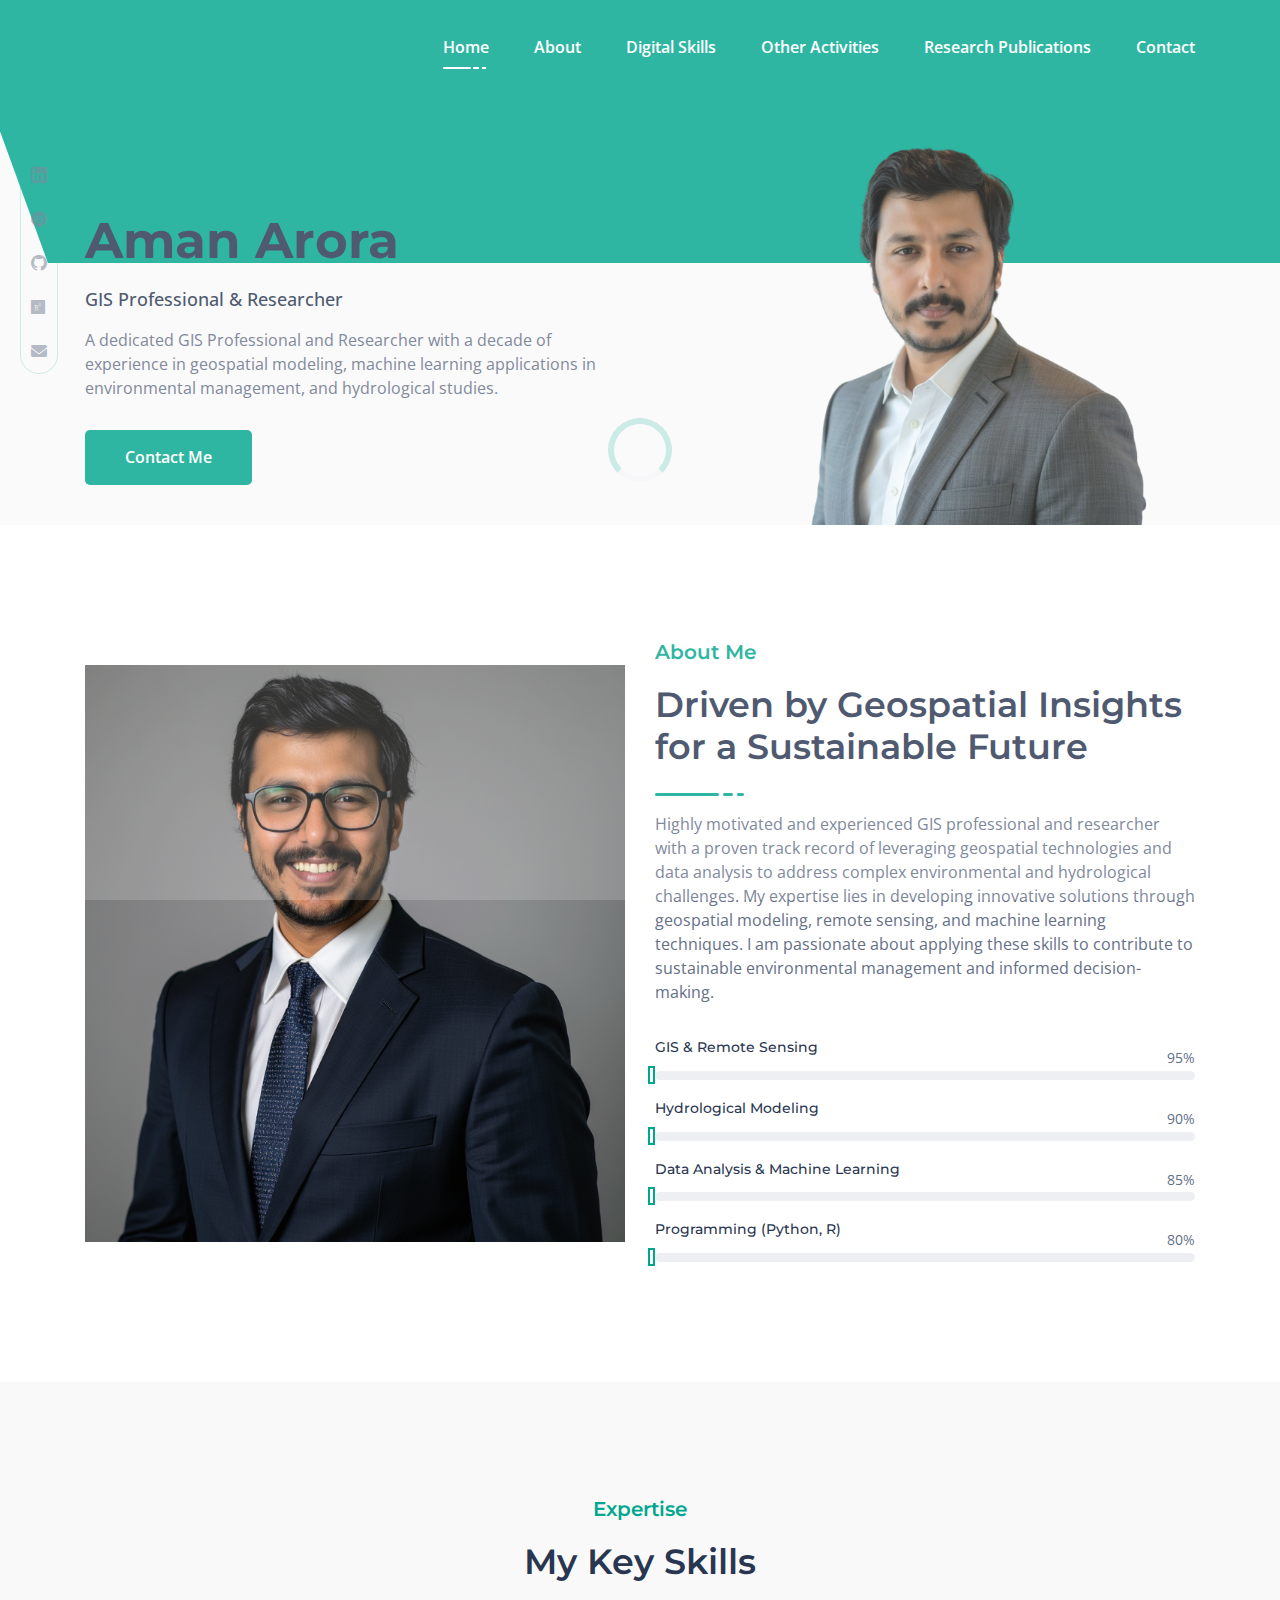
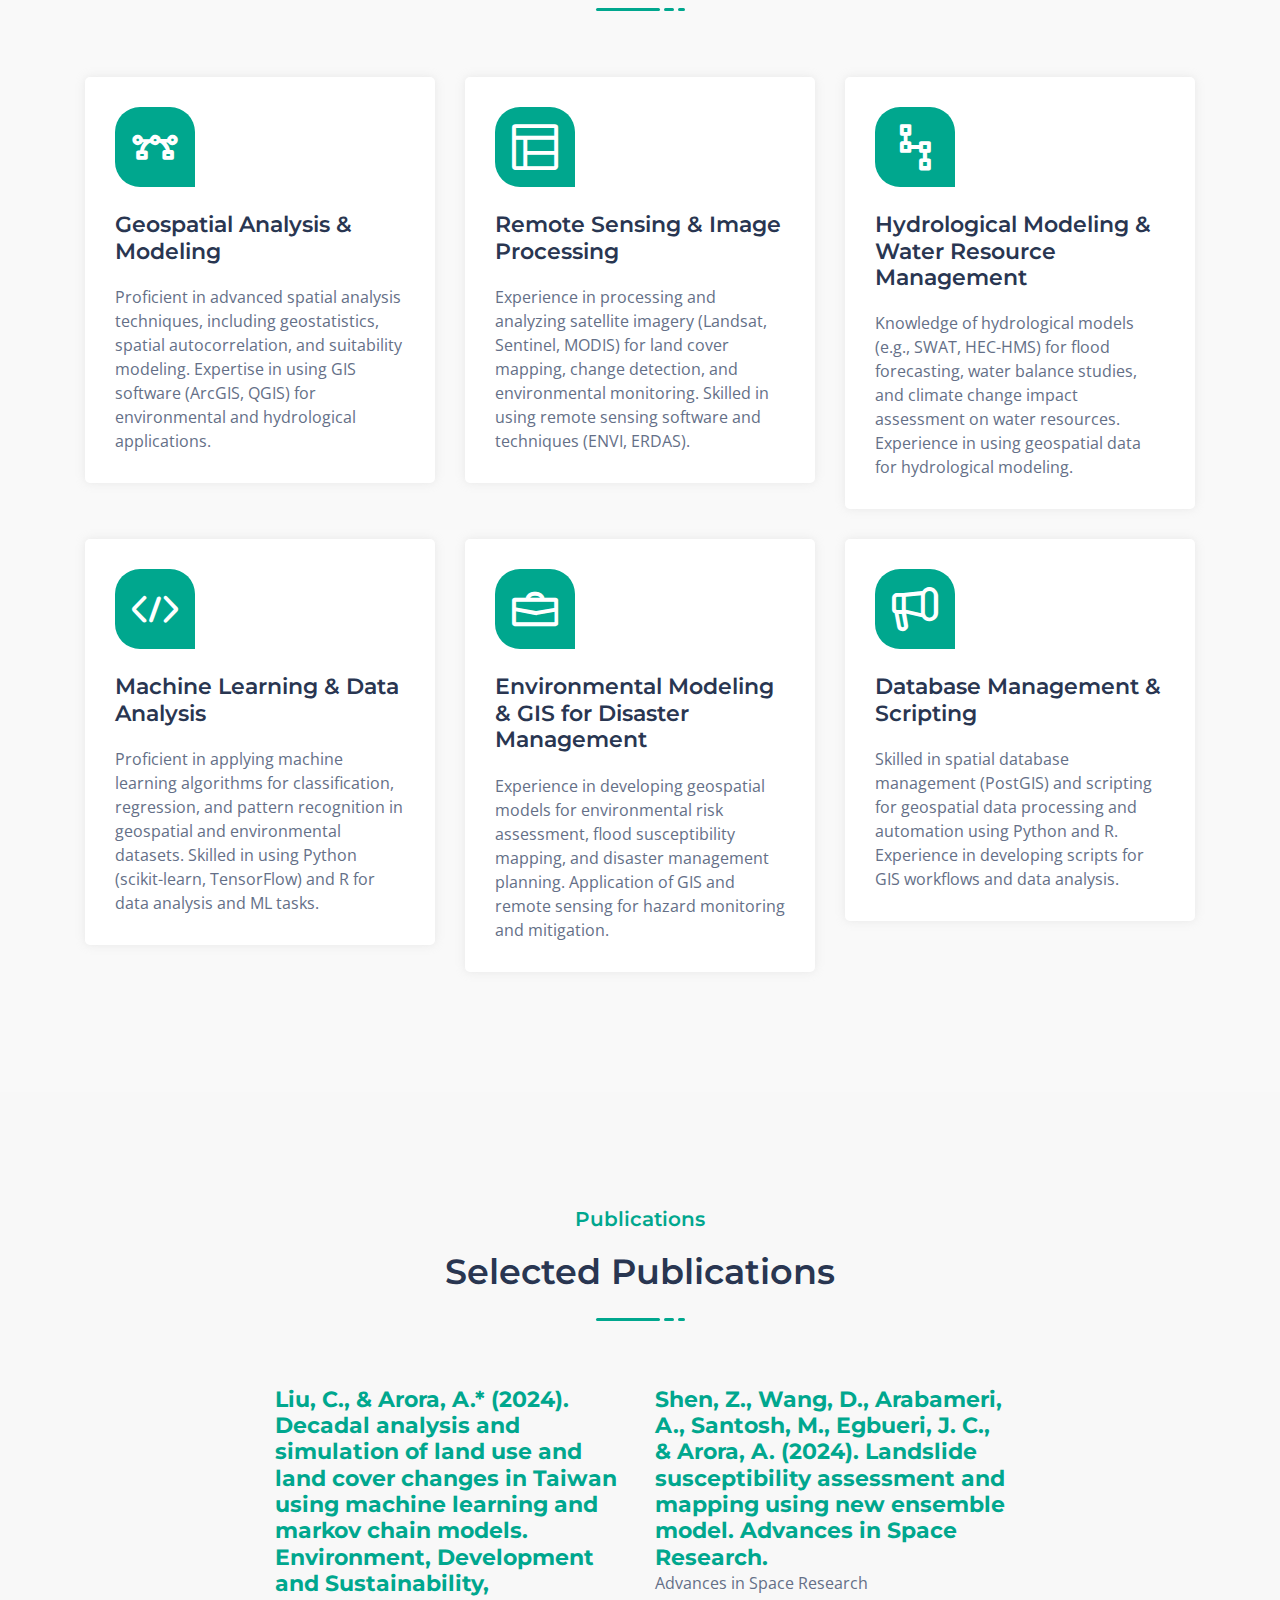
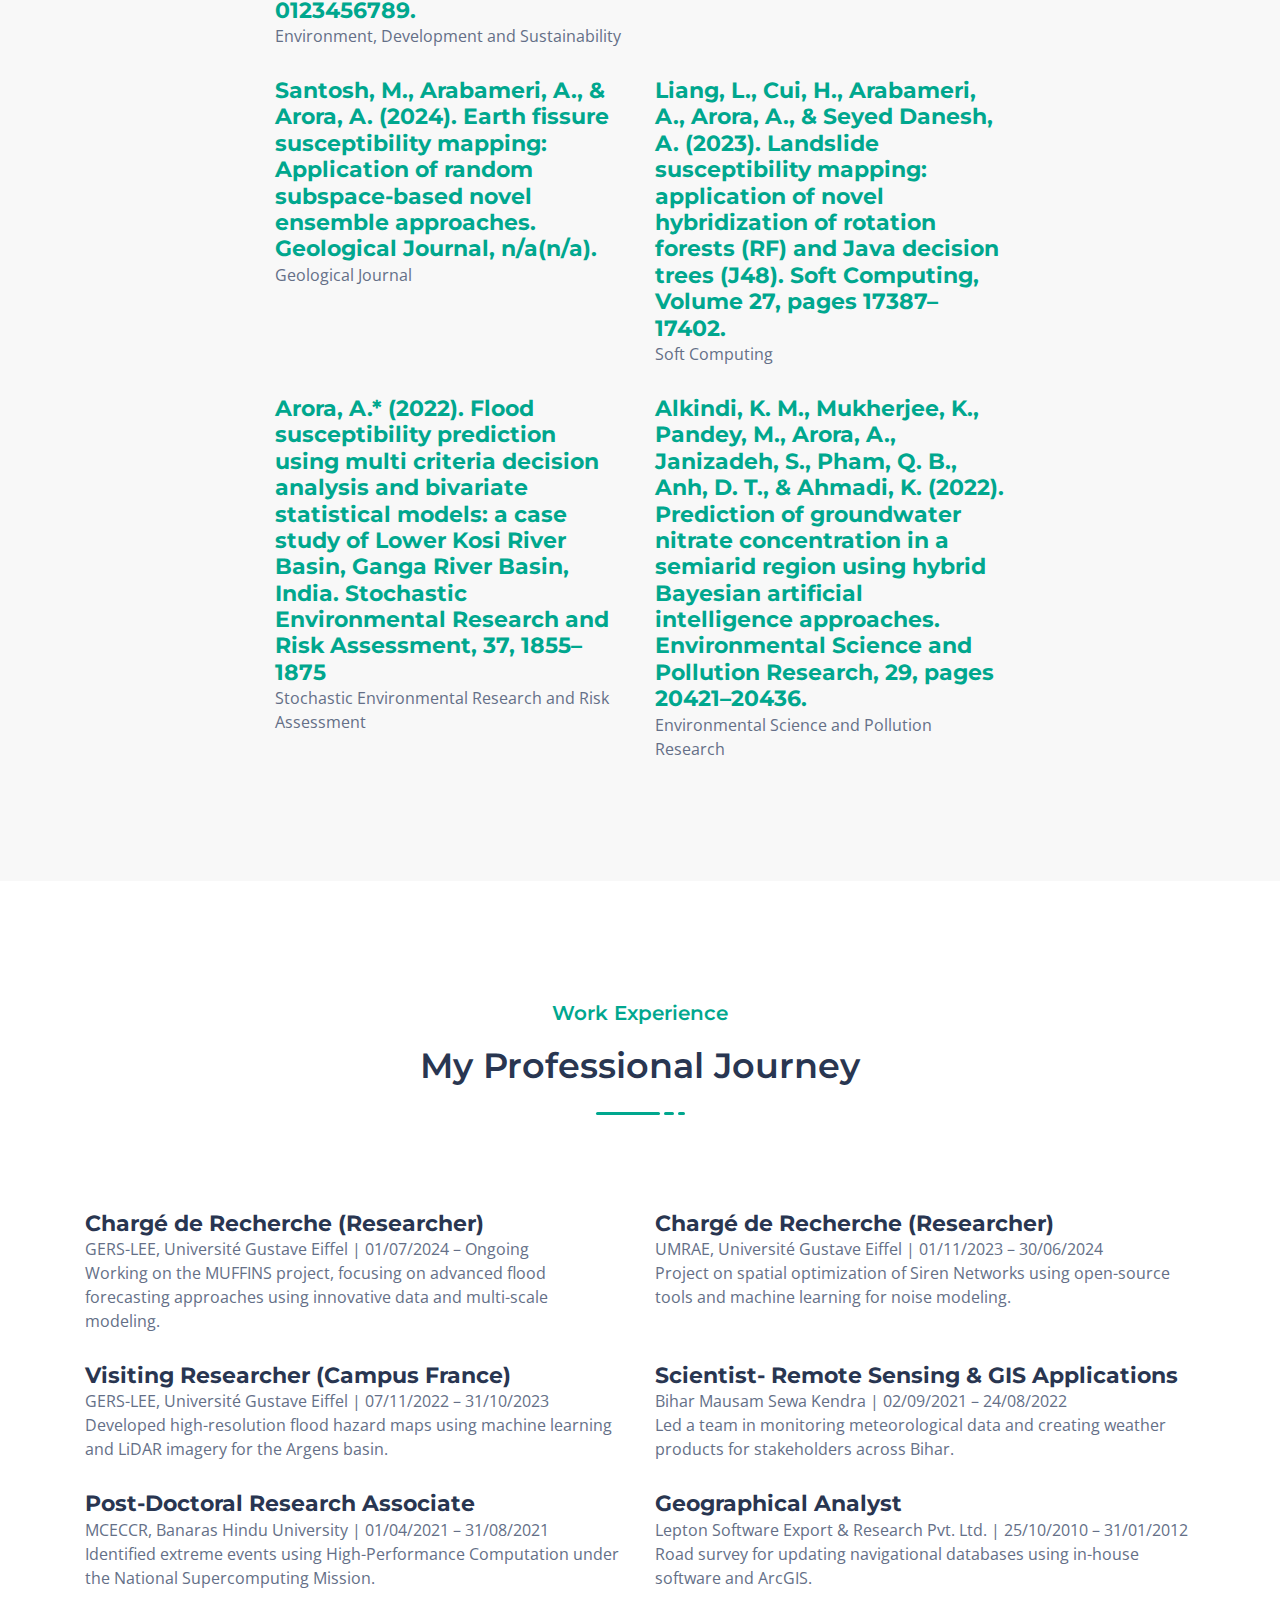
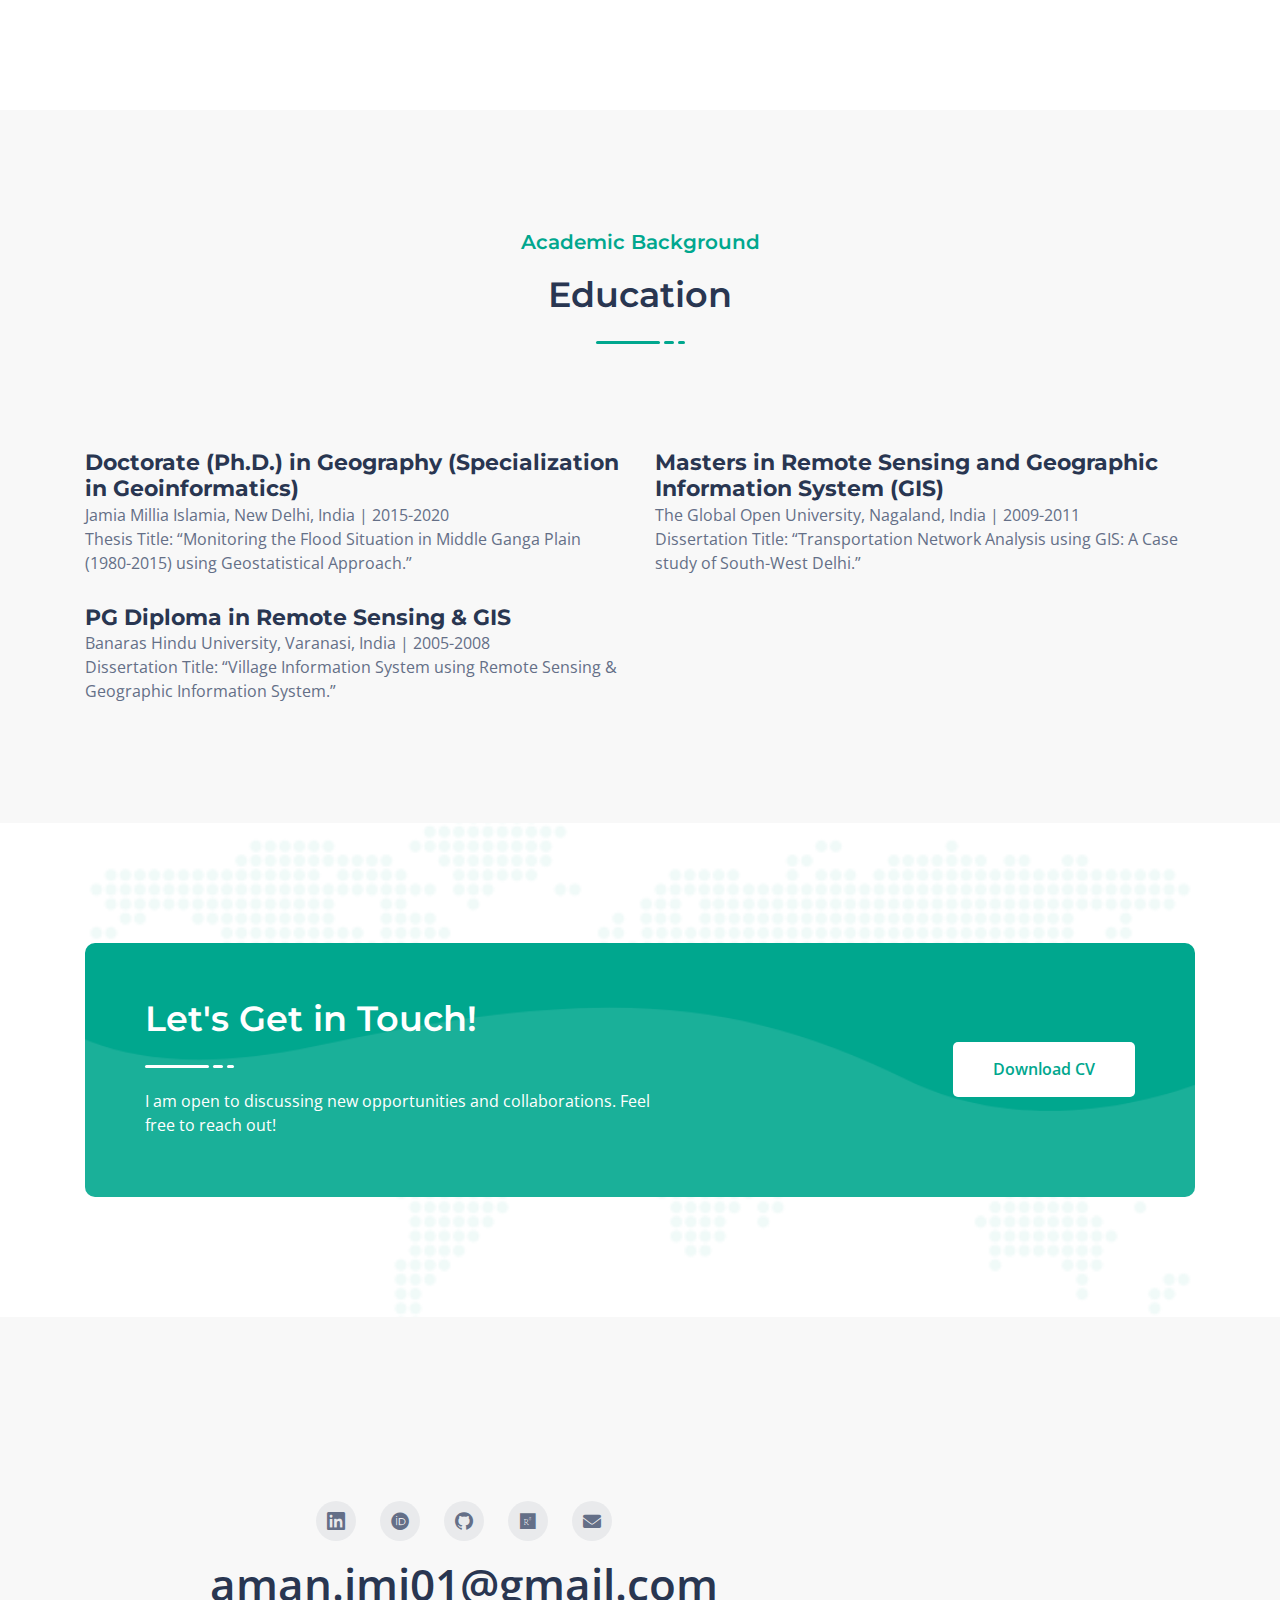
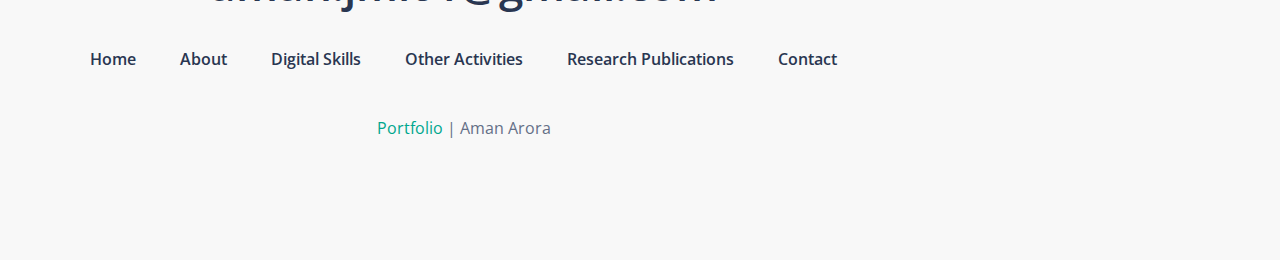
<file: index.html>
<!doctype html>
<html class="no-js" lang="en">

<head>
    <meta charset="utf-8">
    <title>Aman Arora - Portfolio</title>
    <meta name="description" content="Aman Arora's Personal Portfolio Website">
    <meta name="viewport" content="width=device-width, initial-scale=1">
    <link rel="shortcut icon" href="assets/images/favicon.png" type="image/png">
    <link rel="stylesheet" href="assets/css/animate.css">
    <link rel="stylesheet" href="assets/css/lineicons.css">
    <link rel="stylesheet" href="assets/css/bootstrap.min.css">
    <link rel="stylesheet" href="assets/css/default.css">
    <link rel="stylesheet" href="assets/css/style.css">
    <link rel="stylesheet" href="https://cdnjs.cloudflare.com/ajax/libs/font-awesome/6.0.0/css/all.min.css" integrity="..." crossorigin="anonymous" referrerpolicy="no-referrer" />
</head>

<body>
    <div class="preloader">
        <div class="loader">
            <div class="ytp-spinner">
                <div class="ytp-spinner-container">
                    <div class="ytp-spinner-rotator">
                        <div class="ytp-spinner-left">
                            <div class="ytp-spinner-circle"></div>
                        </div>
                        <div class="ytp-spinner-right">
                            <div class="ytp-spinner-circle"></div>
                        </div>
                    </div>
                </div>
            </div>
        </div>
    </div>

    <section class="header_area">
        <div class="header_navbar">
            <div class="container">
                <div class="row">
                    <div class="col-lg-12">
                        <nav class="navbar navbar-expand-lg">
                            <a class="navbar-brand" href="index.html">
                                <span style="font-weight: bold;">Aman Arora</span>
                            </a>
                            <button class="navbar-toggler" type="button" data-toggle="collapse" data-target="#navbarSupportedContent" aria-controls="navbarSupportedContent" aria-expanded="false" aria-label="Toggle navigation">
                                <span class="toggler-icon"></span>
                                <span class="toggler-icon"></span>
                                <span class="toggler-icon"></span>
                            </button>

                            <div class="collapse navbar-collapse sub-menu-bar" id="navbarSupportedContent">
                                <ul id="nav" class="navbar-nav ml-auto">
                                    <li class="nav-item active">
                                        <a class="page-scroll" href="#home">Home<span></span></a>
                                    </li>
                                    <li class="nav-item">
                                        <a class="page-scroll" href="#about">About<span></span></a>
                                    </li>
                                    <li class="nav-item">
                                        <a href="digital-skills.html">Digital Skills<span></span></a>
                                    </li>
                                    <li class="nav-item">
                                        <a href="other-activities.html">Other Activities<span></span></a>
                                    </li>
                                    <li class="nav-item">
                                        <a href="research-publications.html">Research Publications<span></span></a>
                                    </li>
                                    <li class="nav-item">
                                        <a class="page-scroll" href="#contact">Contact<span></span></a>
                                    </li>
                                </ul>
                            </div> </nav> </div>
                    </div> </div> </div> <div id="home" class="header_hero">
                <ul class="header_social d-none d-lg-block">
                   <li><a href="https://www.linkedin.com/in/aman-arora-0786/"><i class="lni lni-linkedin-original"></i></a></li>
                   <li><a href="https://orcid.org/0000-0001-9396-8720"><i class="fa-brands fa-orcid"></i></a></li>
                   <li><a href="https://github.com/ami01/"><i class="lni lni-github-original"></i></a></li>
                   <li><a href="https://www.researchgate.net/profile/Aman-Arora-5?ev=hdr_xprf"><i class="fa-brands fa-researchgate"></i></a></li>
                   <li><a href="mailto:aman.jmi01@gmail.com"><i class="fa-solid fa-envelope"></i></a></li>
                </ul>                
                <div class="container">
                                <div class="row align-items-center justify-content-center justify-content-lg-between">
                                    <div class="col-lg-6">
                                        <div class="header_hero_content mt-45">
                                            <h5 class="header_sub_title wow fadeInUp" data-wow-duration="1.3s" data-wow-delay="0.2s">Hello, I am</h5>
                                            <h2 class="header_title wow fadeInUp" data-wow-duration="1.3s" data-wow-delay="0.5s">Aman Arora</h2>
                                            <span class="header_designation wow fadeInUp" data-wow-duration="1.3s" data-wow-delay="0.8s">GIS Professional & Researcher</span>
                                            <p class="wow fadeInUp" data-wow-duration="1.3s" data-wow-delay="1.1s">A dedicated GIS Professional and Researcher with a decade of experience in geospatial modeling, machine learning applications in environmental management, and hydrological studies.</p>
                                            <a href="#contact" class="main-btn wow fadeInUp" data-wow-duration="1.3s" data-wow-delay="1.4s">Contact Me</a>
                                        </div> </div>
                                    <div class="col-lg-6 col-md-6 col-sm-7">
                                        <div class="header_hero_image mt-50 wow fadeInRightBig" data-wow-duration="1.3s" data-wow-delay="1.8s">
                                            <img src="assets/images/pic2_rbg (1).png" alt="hero">  </div> </div>
                                </div> </div> <div class="header_hero_shape d-none d-lg-block"></div> </div> </section>

    <section id="about" class="about_area pt-70 pb-120">
        <div class="container">
            <div class="row align-items-center justify-content-center">
                <div class="col-lg-6 col-md-9">
                    <div class="about_image mt-50 wow fadeInRightBig" data-wow-duration="1.3s" data-wow-delay="0.5s">
                        <img src="assets/images/pic1n_c.png" alt="About Hero"> <div class="about_shape"></div>
                    </div> </div>
                <div class="col-lg-6">
                    <div class="about_content mt-45 wow fadeInLeftBig" data-wow-duration="1.3s" data-wow-delay="0.5s">
                        <div class="section_title">
                            <h5 class="sub_title">About Me</h5>
                            <h3 class="main_title">Driven by Geospatial Insights for a Sustainable Future</h3>
                            <ul class="line">
                                <li></li>
                                <li></li>
                                <li></li>
                            </ul>
                        </div> <p>Highly motivated and experienced GIS professional and researcher with a proven track record of leveraging geospatial technologies and data analysis to address complex environmental and hydrological challenges. My expertise lies in developing innovative solutions through geospatial modeling, remote sensing, and machine learning techniques. I am passionate about applying these skills to contribute to sustainable environmental management and informed decision-making.</p>

                        <div class="about_skills pt-15">
                            <div class="skill_item mt-20">
                                <div class="skill_header">
                                    <h6 class="skill_title">GIS & Remote Sensing</h6>
                                    <div class="skill_percentage">
                                        <p><span class="counter">95</span>%</p>
                                    </div>
                                </div>
                                <div class="skill_bar">
                                    <div class="bar_inner">
                                        <div class="bar progress_line" data-width="95"></div>
                                    </div>
                                </div>
                            </div> <div class="skill_item mt-20">
                                <div class="skill_header">
                                    <h6 class="skill_title">Hydrological Modeling</h6>
                                    <div class="skill_percentage">
                                        <p><span class="counter">90</span>%</p>
                                    </div>
                                </div>
                                <div class="skill_bar">
                                    <div class="bar_inner">
                                        <div class="bar progress_line" data-width="90"></div>
                                    </div>
                                </div>
                            </div> <div class="skill_item mt-20">
                                <div class="skill_header">
                                    <h6 class="skill_title">Data Analysis & Machine Learning</h6>
                                    <div class="skill_percentage">
                                        <p><span class="counter">85</span>%</p>
                                    </div>
                                </div>
                                <div class="skill_bar">
                                    <div class="bar_inner">
                                        <div class="bar progress_line" data-width="85"></div>
                                    </div>
                                </div>
                            </div> <div class="skill_item mt-20">
                                <div class="skill_header">
                                    <h6 class="skill_title">Programming (Python, R)</h6>
                                    <div class="skill_percentage">
                                        <p><span class="counter">80</span>%</p>
                                    </div>
                                </div>
                                <div class="skill_bar">
                                    <div class="bar_inner">
                                        <div class="bar progress_line" data-width="80"></div>
                                    </div>
                                </div>
                            </div> </div> </div> </div>
            </div> </div> </section>

    <section id="services" class="services_area pt-115 pb-120">
        <div class="container">
            <div class="row justify-content-center">
                <div class="col-lg-6">
                    <div class="section_title text-center pb-30">
                        <h5 class="sub_title">Expertise</h5>
                        <h3 class="main_title">My Key Skills</h3>
                        <ul class="line">
                            <li></li>
                            <li></li>
                            <li></li>
                        </ul>
                    </div> </div>
            </div> <div class="row">
                <div class="col-lg-4 col-sm-6">
                    <div class="single_service mt-30 wow fadeInUpBig" data-wow-duration="1.3s" data-wow-delay="0.2s">
                        <div class="service_icon">
                            <i class="lni lni-vector"></i> </div>
                        <div class="service_content">
                            <h4 class="service_title"><a href="#">Geospatial Analysis & Modeling</a></h4>
                            <p>Proficient in advanced spatial analysis techniques, including geostatistics, spatial autocorrelation, and suitability modeling. Expertise in using GIS software (ArcGIS, QGIS) for environmental and hydrological applications.</p>
                        </div>
                    </div> </div>
                <div class="col-lg-4 col-sm-6">
                    <div class="single_service mt-30 wow fadeInUpBig" data-wow-duration="1.3s" data-wow-delay="0.5s">
                        <div class="service_icon">
                            <i class="lni lni-layout"></i> </div>
                        <div class="service_content">
                            <h4 class="service_title"><a href="#">Remote Sensing & Image Processing</a></h4>
                            <p>Experience in processing and analyzing satellite imagery (Landsat, Sentinel, MODIS) for land cover mapping, change detection, and environmental monitoring. Skilled in using remote sensing software and techniques (ENVI, ERDAS).</p>
                        </div>
                    </div> </div>
                <div class="col-lg-4 col-sm-6">
                    <div class="single_service mt-30 wow fadeInUpBig" data-wow-duration="1.3s" data-wow-delay="0.8s">
                        <div class="service_icon">
                            <i class="lni lni-ux"></i> </div>
                        <div class="service_content">
                            <h4 class="service_title"><a href="#">Hydrological Modeling & Water Resource Management</a></h4>
                            <p>Knowledge of hydrological models (e.g., SWAT, HEC-HMS) for flood forecasting, water balance studies, and climate change impact assessment on water resources. Experience in using geospatial data for hydrological modeling.</p>
                        </div>
                    </div> </div>
                <div class="col-lg-4 col-sm-6">
                    <div class="single_service mt-30 wow fadeInUpBig" data-wow-duration="1.3s" data-wow-delay="0.2s">
                        <div class="service_icon">
                            <i class="lni lni-code"></i> </div>
                        <div class="service_content">
                            <h4 class="service_title"><a href="#">Machine Learning & Data Analysis</a></h4>
                            <p>Proficient in applying machine learning algorithms for classification, regression, and pattern recognition in geospatial and environmental datasets. Skilled in using Python (scikit-learn, TensorFlow) and R for data analysis and ML tasks.</p>
                        </div>
                    </div> </div>
                <div class="col-lg-4 col-sm-6">
                    <div class="single_service mt-30 wow fadeInUpBig" data-wow-duration="1.3s" data-wow-delay="0.5s">
                        <div class="service_icon">
                            <i class="lni lni-briefcase"></i> </div>
                        <div class="service_content">
                            <h4 class="service_title"><a href="#">Environmental Modeling & GIS for Disaster Management</a></h4>
                            <p>Experience in developing geospatial models for environmental risk assessment, flood susceptibility mapping, and disaster management planning. Application of GIS and remote sensing for hazard monitoring and mitigation.</p>
                        </div>
                    </div> </div>
                <div class="col-lg-4 col-sm-6">
                    <div class="single_service mt-30 wow fadeInUpBig" data-wow-duration="1.3s" data-wow-delay="0.8s">
                        <div class="service_icon">
                            <i class="lni lni-bullhorn"></i> </div>
                        <div class="service_content">
                            <h4 class="service_title"><a href="#">Database Management & Scripting</a></h4>
                            <p>Skilled in spatial database management (PostGIS) and scripting for geospatial data processing and automation using Python and R. Experience in developing scripts for GIS workflows and data analysis.</p>
                        </div>
                    </div> </div>
            </div> </div> </section>

    <section id="project" class="project_area pt-115 pb-120 gray-bg">
        <div class="container">
            <div class="row justify-content-center">
                <div class="col-lg-6">
                    <div class="section_title text-center pb-30">
                        <h5 class="sub_title">Publications</h5>
                        <h3 class="main_title">Selected Publications</h3>
                        <ul class="line">
                            <li></li>
                            <li></li>
                            <li></li>
                        </ul>
                    </div> </div>
            </div> <div class="row justify-content-center">
                <div class="col-lg-8">
                    <div class="project_items isotope_items row">
                        <div class="col-lg-6 col-md-6 col-sm-6 isotope-item cat2 cat3">
                            <div class="single_project_items mt-30 wow fadeInUp" data-wow-duration="1.3s" data-wow-delay="0.2s">
                                <div class="project_item">
                                    <div class="project_content">
                                        <h4 class="project_title"><a href="https://doi.org/10.1007/s10668-024-05859-w">Liu, C., & Arora, A.* (2024). Decadal analysis and simulation of land use and land cover changes in Taiwan using machine learning and markov chain models. Environment, Development and Sustainability, 0123456789.</a></h4>
                                        <span>Environment, Development and Sustainability</span>
                                    </div>
                                </div>
                            </div> </div>
                         <div class="col-lg-6 col-md-6 col-sm-6 isotope-item cat1 cat3">
                            <div class="single_project_items mt-30 wow fadeInUp" data-wow-duration="1.3s" data-wow-delay="0.4s">
                                <div class="project_item">
                                    <div class="project_content">
                                        <h4 class="project_title"><a href="https://doi.org/10.1016/J.ASR.2024.06.018">Shen, Z., Wang, D., Arabameri, A., Santosh, M., Egbueri, J. C., & Arora, A. (2024). Landslide susceptibility assessment and mapping using new ensemble model. Advances in Space Research.</a></h4>
                                        <span>Advances in Space Research</span>
                                    </div>
                                </div>
                            </div> </div>
                        <div class="col-lg-6 col-md-6 col-sm-6 isotope-item cat2">
                            <div class="single_project_items mt-30 wow fadeInUp" data-wow-duration="1.3s" data-wow-delay="0.6s">
                                <div class="project_item">
                                    <div class="project_content">
                                        <h4 class="project_title"><a href="https://doi.org/10.1002/gj.4932">Santosh, M., Arabameri, A., & Arora, A. (2024). Earth fissure susceptibility mapping: Application of random subspace‐based novel ensemble approaches. Geological Journal, n/a(n/a).</a></h4>
                                        <span>Geological Journal</span>
                                    </div>
                                </div>
                            </div> </div>
                        <div class="col-lg-6 col-md-6 col-sm-6 isotope-item cat3">
                            <div class="single_project_items mt-30 wow fadeInUp" data-wow-duration="1.3s" data-wow-delay="0.8s">
                                <div class="project_item">
                                    <div class="project_content">
                                        <h4 class="project_title"><a href="https://doi.org/10.1007/s00500-023-08951-x">Liang, L., Cui, H., Arabameri, A., Arora, A., & Seyed Danesh, A. (2023). Landslide susceptibility mapping: application of novel hybridization of rotation forests (RF) and Java decision trees (J48). Soft Computing, Volume 27, pages 17387–17402.</a></h4>
                                        <span>Soft Computing</span>
                                    </div>
                                </div>
                            </div> </div>
                        <div class="col-lg-6 col-md-6 col-sm-6 isotope-item cat2">
                            <div class="single_project_items mt-30 wow fadeInUp" data-wow-duration="1.3s" data-wow-delay="1s">
                                <div class="project_item">
                                    <div class="project_content">
                                        <h4 class="project_title"><a href="https://doi.org/10.1007/s00477-022-02370-4">Arora, A.* (2022). Flood susceptibility prediction using multi criteria decision analysis and bivariate statistical models: a case study of Lower Kosi River Basin, Ganga River Basin, India. Stochastic Environmental Research and Risk Assessment, 37, 1855–1875</a></h4>
                                        <span>Stochastic Environmental Research and Risk Assessment</span>
                                    </div>
                                </div>
                            </div> </div>
                        <div class="col-lg-6 col-md-6 col-sm-6 isotope-item cat1">
                            <div class="single_project_items mt-30 wow fadeInUp" data-wow-duration="1.3s" data-wow-delay="1.2s">
                                <div class="project_item">
                                    <div class="project_content">
                                        <h4 class="project_title"><a href="https://doi.org/10.1007/s11356-021-17224-9">Alkindi, K. M., Mukherjee, K., Pandey, M., Arora, A., Janizadeh, S., Pham, Q. B., Anh, D. T., & Ahmadi, K. (2022). Prediction of groundwater nitrate concentration in a semiarid region using hybrid Bayesian artificial intelligence approaches. Environmental Science and Pollution Research, 29, pages 20421–20436.</a></h4>
                                        <span>Environmental Science and Pollution Research</span>
                                    </div>
                                </div>
                            </div> </div>
                    </div> </div>
            </div> </div> </section>

    <section id="work" class="work_area pt-120 pb-120">
        <div class="container">
            <div class="row justify-content-center">
                <div class="col-lg-6">
                    <div class="section_title text-center pb-60">
                        <h5 class="sub_title">Work Experience</h5>
                        <h3 class="main_title">My Professional Journey</h3>
                        <ul class="line">
                            <li></li>
                            <li></li>
                            <li></li>
                        </ul>
                    </div> </div>
            </div> <div class="row">
                <div class="col-lg-6">
                    <div class="single_work mt-30 wow fadeInUp" data-wow-duration="1.3s" data-wow-delay="0.2s">
                        <div class="work_content">
                            <h4>Chargé de Recherche (Researcher)</h4>
                            <span>GERS-LEE, Université Gustave Eiffel | 01/07/2024 – Ongoing</span>
                            <p>Working on the MUFFINS project, focusing on advanced flood forecasting approaches using innovative data and multi-scale modeling.</p>
                        </div>
                    </div> </div>
                <div class="col-lg-6">
                    <div class="single_work mt-30 wow fadeInUp" data-wow-duration="1.3s" data-wow-delay="0.4s">
                        <div class="work_content">
                            <h4>Chargé de Recherche (Researcher)</h4>
                            <span>UMRAE, Université Gustave Eiffel | 01/11/2023 – 30/06/2024</span>
                            <p>Project on spatial optimization of Siren Networks using open-source tools and machine learning for noise modeling.</p>
                        </div>
                    </div> </div>
                <div class="col-lg-6">
                    <div class="single_work mt-30 wow fadeInUp" data-wow-duration="1.3s" data-wow-delay="0.6s">
                        <div class="work_content">
                            <h4>Visiting Researcher (Campus France)</h4>
                            <span>GERS-LEE, Université Gustave Eiffel | 07/11/2022 – 31/10/2023</span>
                            <p>Developed high-resolution flood hazard maps using machine learning and LiDAR imagery for the Argens basin.</p>
                        </div>
                    </div> </div>
                <div class="col-lg-6">
                    <div class="single_work mt-30 wow fadeInUp" data-wow-duration="1.3s" data-wow-delay="0.8s">
                        <div class="work_content">
                            <h4>Scientist- Remote Sensing & GIS Applications</h4>
                            <span>Bihar Mausam Sewa Kendra | 02/09/2021 – 24/08/2022</span>
                            <p>Led a team in monitoring meteorological data and creating weather products for stakeholders across Bihar.</p>
                        </div>
                    </div> </div>
                <div class="col-lg-6">
                    <div class="single_work mt-30 wow fadeInUp" data-wow-duration="1.3s" data-wow-delay="1s">
                        <div class="work_content">
                            <h4>Post-Doctoral Research Associate</h4>
                            <span>MCECCR, Banaras Hindu University | 01/04/2021 – 31/08/2021</span>
                            <p>Identified extreme events using High-Performance Computation under the National Supercomputing Mission.</p>
                        </div>
                    </div> </div>
                 <div class="col-lg-6">
                    <div class="single_work mt-30 wow fadeInUp" data-wow-duration="1.3s" data-wow-delay="1.2s">
                        <div class="work_content">
                            <h4>Geographical Analyst</h4>
                            <span>Lepton Software Export & Research Pvt. Ltd. | 25/10/2010 – 31/01/2012</span>
                            <p>Road survey for updating navigational databases using in-house software and ArcGIS.</p>
                        </div>
                    </div> </div>
            </div> </div> </section>

    
    <section id="education" class="work_area pt-120 pb-120 gray-bg">
        <div class="container">
            <div class="row justify-content-center">
                <div class="col-lg-6">
                    <div class="section_title text-center pb-70">
                        <h5 class="sub_title">Academic Background</h5>
                        <h2 class="main_title">Education</h2>
                        <ul class="line">
                            <li></li>
                            <li></li>
                            <li></li>
                        </ul>
                    </div>
                </div>
            </div>
            <div class="row">
                <div class="col-lg-6">
                    <div class="single_work mt-30 wow fadeInUp" data-wow-duration="1.3s" data-wow-delay="0.2s">
                        <div class="work_content">
                            <h4>Doctorate (Ph.D.) in Geography (Specialization in Geoinformatics)</h4>
                            <span>Jamia Millia Islamia, New Delhi, India | 2015-2020</span>
                            <p>Thesis Title: “Monitoring the Flood Situation in Middle Ganga Plain (1980-2015) using Geostatistical Approach.”</p>
                        </div>
                    </div>
                </div>
                <div class="col-lg-6">
                    <div class="single_work mt-30 wow fadeInUp" data-wow-duration="1.3s" data-wow-delay="0.4s">
                        <div class="work_content">
                            <h4>Masters in Remote Sensing and Geographic Information System (GIS)</h4>
                            <span>The Global Open University, Nagaland, India | 2009-2011</span>
                            <p>Dissertation Title: “Transportation Network Analysis using GIS: A Case study of South-West Delhi.”</p>
                        </div>
                    </div>
                </div>
                <div class="col-lg-6">
                    <div class="single_work mt-30 wow fadeInUp" data-wow-duration="1.3s" data-wow-delay="0.6s">
                        <div class="work_content">
                            <h4>PG Diploma in Remote Sensing & GIS</h4>
                            <span>Banaras Hindu University, Varanasi, India | 2005-2008</span>
                            <p>Dissertation Title: “Village Information System using Remote Sensing & Geographic Information System.”</p>
                        </div>
                    </div>
                </div>
            </div>
        </div>
    </section>

    
    <section id="contact" class="call_to_action_area">
        <div class="container">
            <div class="call_to_action_wrapper wow fadeIn" data-wow-duration="1.3s" data-wow-delay="0.5s">
                <div class="row">
                    <div class="col-lg-12">
                        <div class="call_to_action_box d-md-flex justify-content-between align-items-center">
                            <div class="call_to_action_content">
                                <h3 class="action_title">Let's Get in Touch!</h3>
                                <ul class="line">
                                    <li></li>
                                    <li></li>
                                    <li></li>
                                </ul>
                                <p>I am open to discussing new opportunities and collaborations. Feel free to reach out!</p>
                            </div> <div class="call_to_action_btn">
                                <a href="YOUR_CV_PDF_URL" class="main-btn">Download CV</a>  </div> </div> </div>
                </div>  </div>  </div> </section>
    
    <footer id="footer" class="footer_area gray-bg pt-115 pb-120">
        <div class="container">
            <div class="row">
                <div class="col-lg-15">
                    <div class="footer_content text-center">
                        <a href="index.html">
                        </a>
                        <ul class="footer_social">
                            <li><a href="https://www.linkedin.com/in/aman-arora-0786/"><i class="lni lni-linkedin-original"></i></a></li>
                            <li><a href="https://orcid.org/0000-0001-9396-8720"><i class="fa-brands fa-orcid"></i></a></li>
                            <li><a href="https://github.com/ami01/"><i class="lni lni-github-original"></i></a></li>
                            <li><a href="https://www.researchgate.net/profile/Aman-Arora-5?ev=hdr_xprf"><i class="fa-brands fa-researchgate"></i></a></li>
                            <li><a href="mailto:aman.jmi01@gmail.com"><i class="fa-solid fa-envelope"></i></a></li>
                        </ul>
                        <span class="email">aman.jmi01@gmail.com</span>
                        <ul class="footer_menu">
                            <li><a href="#home">Home</a></li>
                            <li><a href="#about">About</a></li>
                            <li><a href="digital-skills.html">Digital Skills</a></li>
                            <li><a href="other-activities.html">Other Activities</a></li>
                            <li><a href="research-publications.html">Research Publications</a></li>
                            <li><a href="#contact">Contact</a></li>
                        </ul>
                        <p class="credit pt-45"> <a href="https://ami01.github.io/amanarora.github.io/index.html" rel="nofollow">Portfolio</a> | Aman Arora</p>
                    </div>
                </div>
            </div>
        </div>
    </footer>

    <script src="assets/js/vendor/jquery-1.12.4.min.js"></script>
    <script src="assets/js/vendor/modernizr-3.7.1.min.js"></script>
    <script src="assets/js/popper.min.js"></script>
    <script src="assets/js/bootstrap.min.js"></script>
    <script src="assets/js/jquery.appear.min.js"></script>
    <script src="assets/js/jquery.easing.min.js"></script>
    <script src="assets/js/scrolling-nav.js"></script>
    <script src="assets/js/main.js"></script>

</body>

</html>
</file>
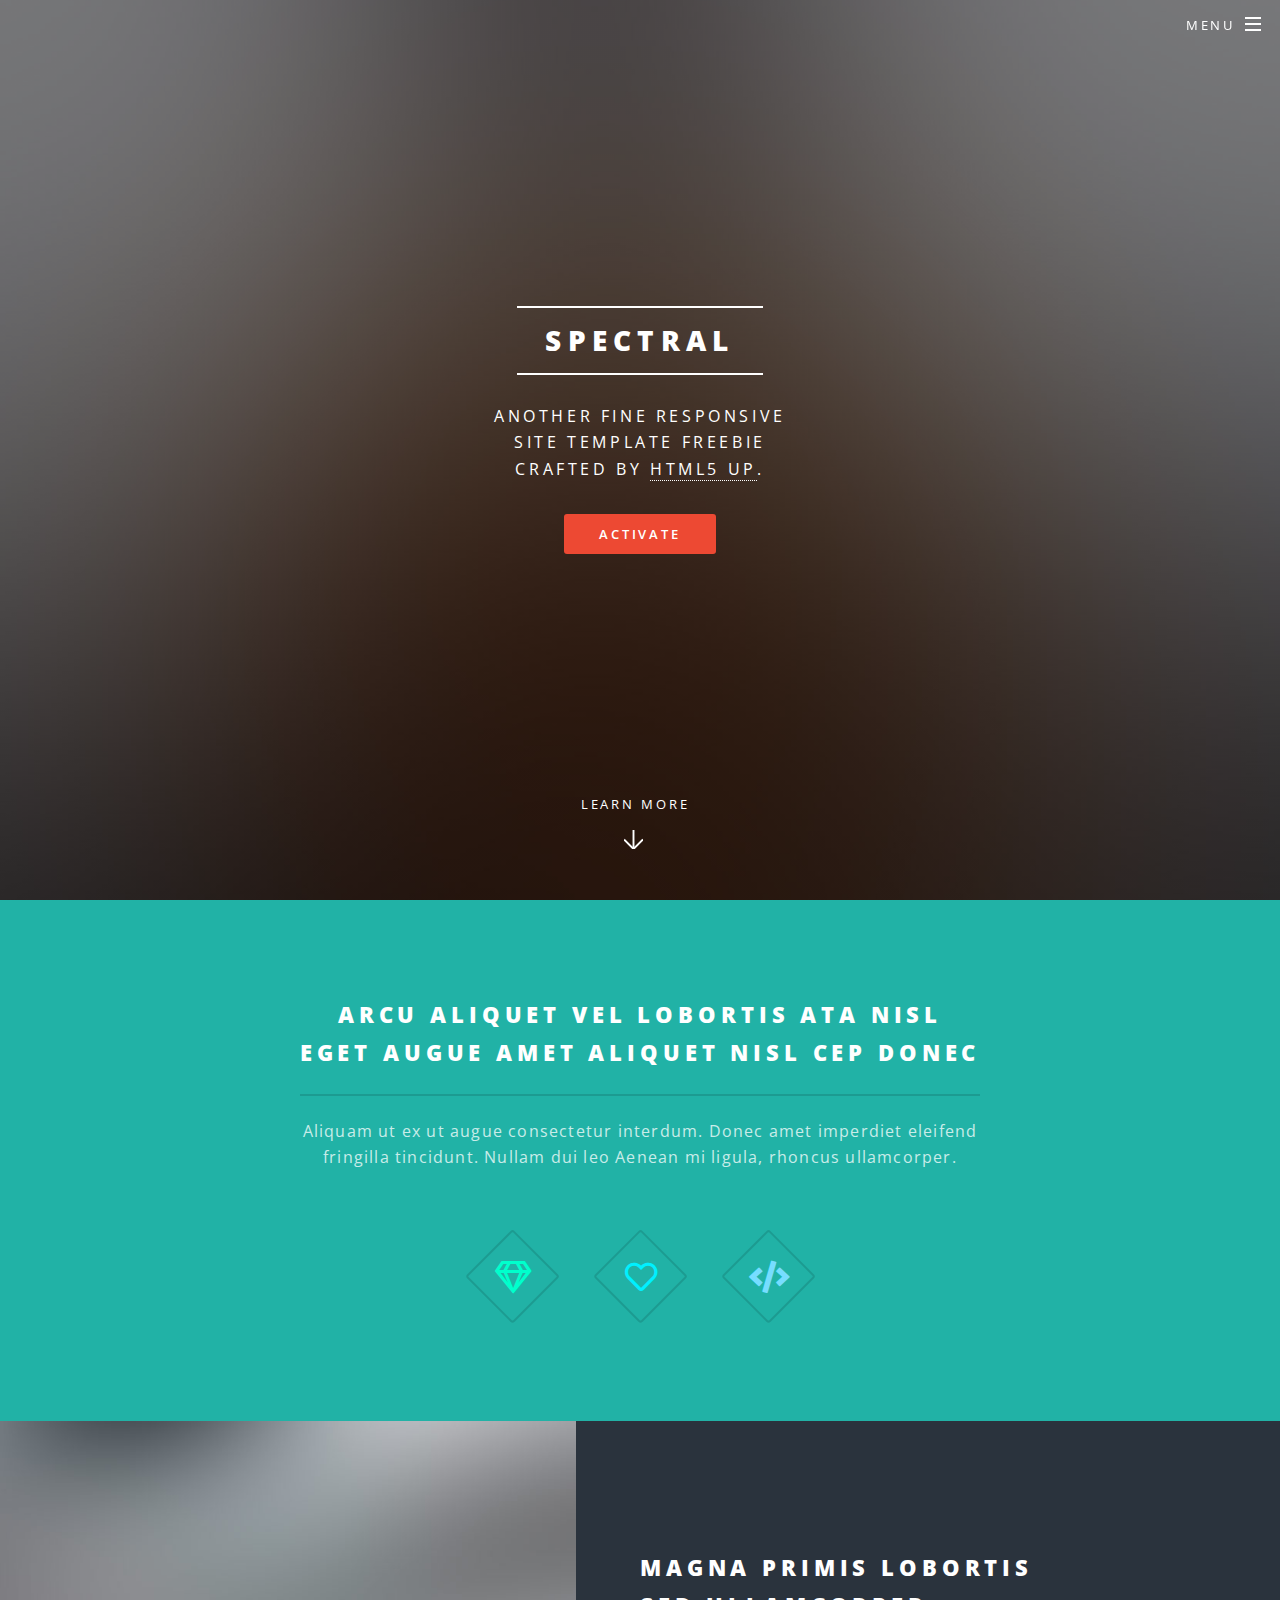
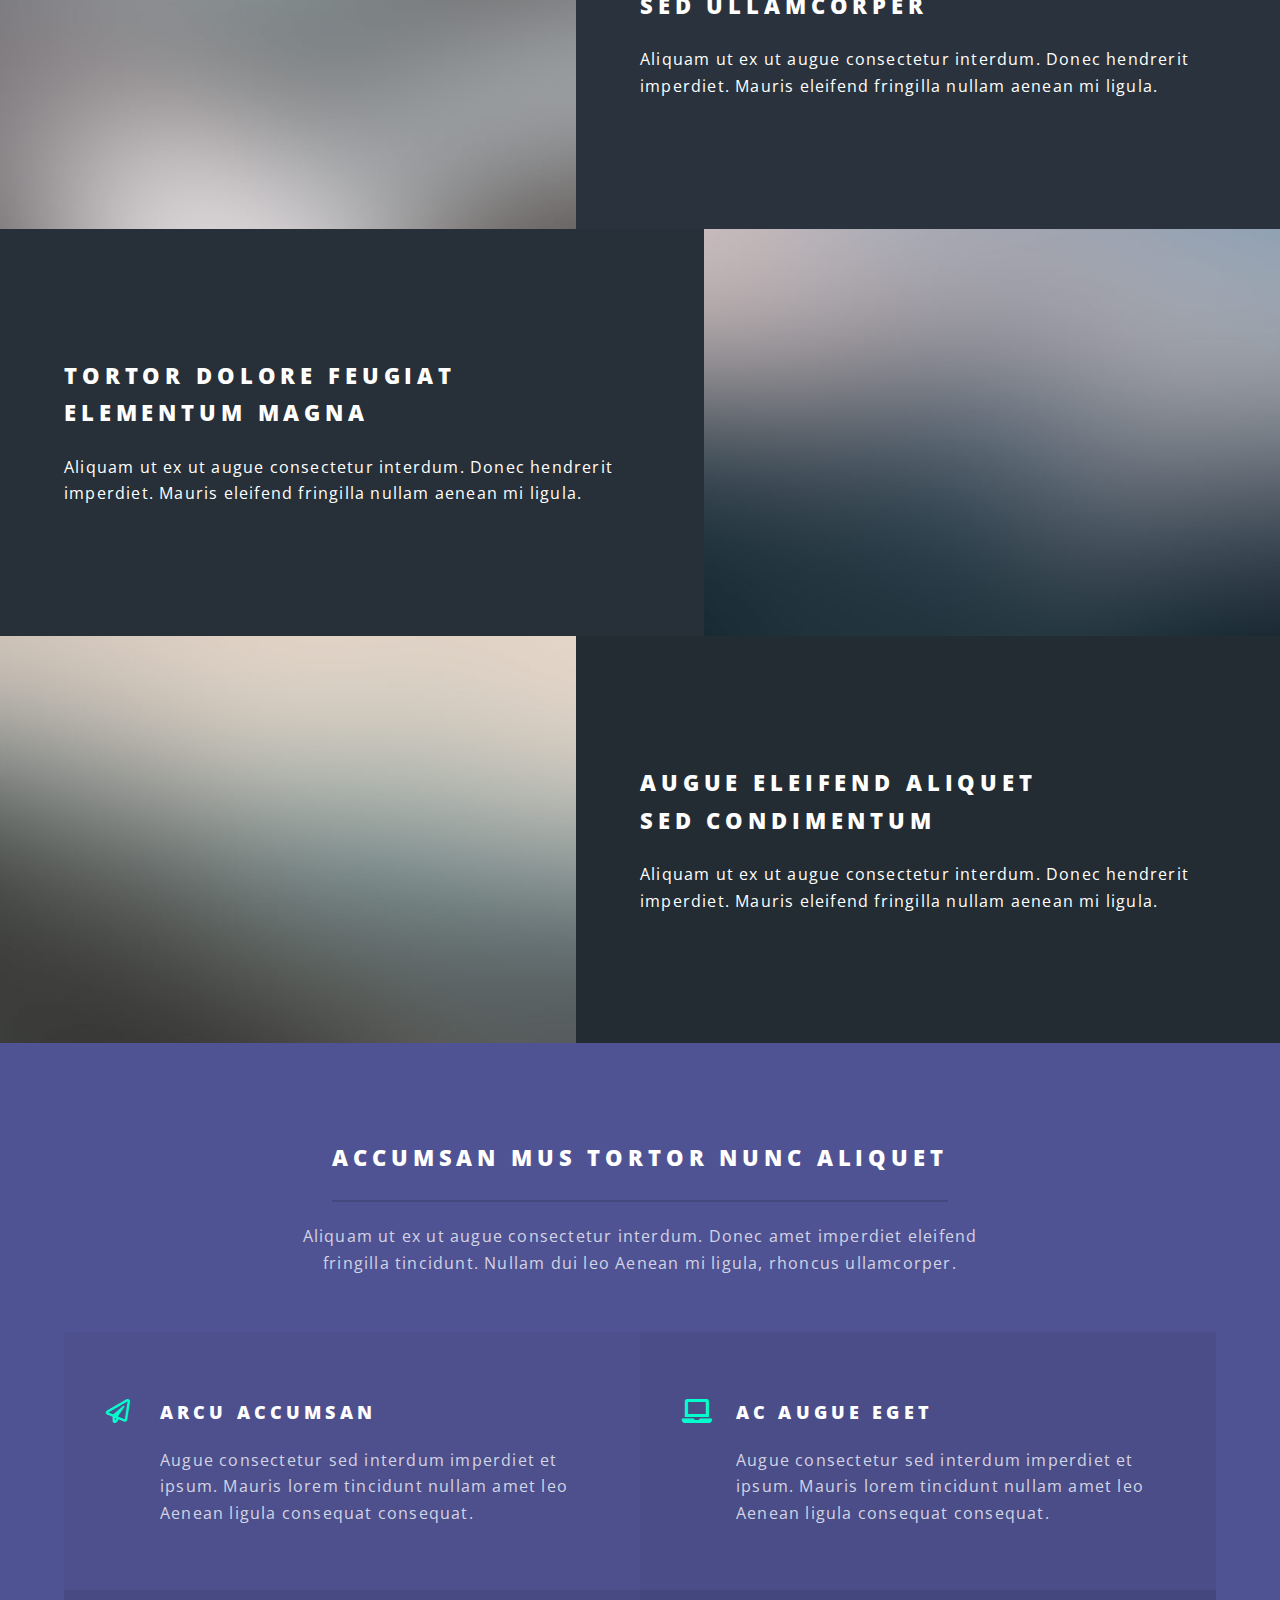
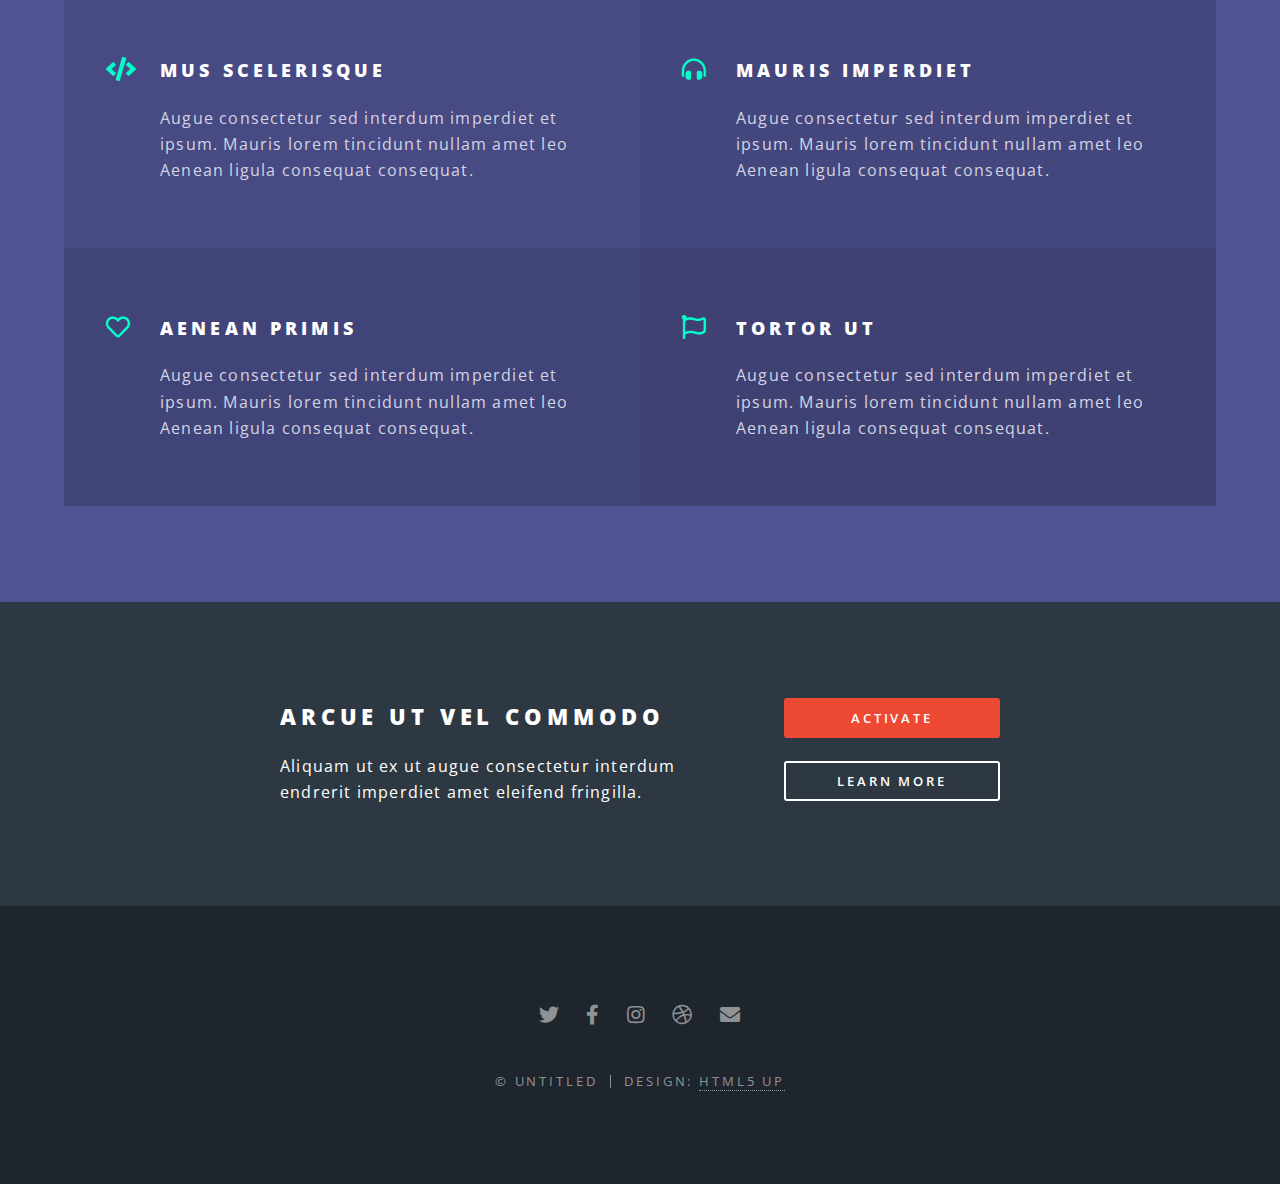
<file: html5up-spectral/index.html>
<!DOCTYPE HTML>
<!--
	Spectral by HTML5 UP
	html5up.net | @ajlkn
	Free for personal and commercial use under the CCA 3.0 license (html5up.net/license)
-->
<html>
	<head>
		<title>Spectral by HTML5 UP</title>
		<meta charset="utf-8" />
		<meta name="viewport" content="width=device-width, initial-scale=1, user-scalable=no" />
		<link rel="stylesheet" href="assets/css/main.css" />
		<noscript><link rel="stylesheet" href="assets/css/noscript.css" /></noscript>
	</head>
	<body class="landing is-preload">

		<!-- Page Wrapper -->
			<div id="page-wrapper">

				<!-- Header -->
					<header id="header" class="alt">
						<h1><a href="index.html">Spectral</a></h1>
						<nav id="nav">
							<ul>
								<li class="special">
									<a href="#menu" class="menuToggle"><span>Menu</span></a>
									<div id="menu">
										<ul>
											<li><a href="index.html">Home</a></li>
											<li><a href="generic.html">Generic</a></li>
											<li><a href="elements.html">Elements</a></li>
											<li><a href="#">Sign Up</a></li>
											<li><a href="#">Log In</a></li>
										</ul>
									</div>
								</li>
							</ul>
						</nav>
					</header>

				<!-- Banner -->
					<section id="banner">
						<div class="inner">
							<h2>Spectral</h2>
							<p>Another fine responsive<br />
							site template freebie<br />
							crafted by <a href="http://html5up.net">HTML5 UP</a>.</p>
							<ul class="actions special">
								<li><a href="#" class="button primary">Activate</a></li>
							</ul>
						</div>
						<a href="#one" class="more scrolly">Learn More</a>
					</section>

				<!-- One -->
					<section id="one" class="wrapper style1 special">
						<div class="inner">
							<header class="major">
								<h2>Arcu aliquet vel lobortis ata nisl<br />
								eget augue amet aliquet nisl cep donec</h2>
								<p>Aliquam ut ex ut augue consectetur interdum. Donec amet imperdiet eleifend<br />
								fringilla tincidunt. Nullam dui leo Aenean mi ligula, rhoncus ullamcorper.</p>
							</header>
							<ul class="icons major">
								<li><span class="icon fa-gem major style1"><span class="label">Lorem</span></span></li>
								<li><span class="icon fa-heart major style2"><span class="label">Ipsum</span></span></li>
								<li><span class="icon solid fa-code major style3"><span class="label">Dolor</span></span></li>
							</ul>
						</div>
					</section>

				<!-- Two -->
					<section id="two" class="wrapper alt style2">
						<section class="spotlight">
							<div class="image"><img src="images/pic01.jpg" alt="" /></div><div class="content">
								<h2>Magna primis lobortis<br />
								sed ullamcorper</h2>
								<p>Aliquam ut ex ut augue consectetur interdum. Donec hendrerit imperdiet. Mauris eleifend fringilla nullam aenean mi ligula.</p>
							</div>
						</section>
						<section class="spotlight">
							<div class="image"><img src="images/pic02.jpg" alt="" /></div><div class="content">
								<h2>Tortor dolore feugiat<br />
								elementum magna</h2>
								<p>Aliquam ut ex ut augue consectetur interdum. Donec hendrerit imperdiet. Mauris eleifend fringilla nullam aenean mi ligula.</p>
							</div>
						</section>
						<section class="spotlight">
							<div class="image"><img src="images/pic03.jpg" alt="" /></div><div class="content">
								<h2>Augue eleifend aliquet<br />
								sed condimentum</h2>
								<p>Aliquam ut ex ut augue consectetur interdum. Donec hendrerit imperdiet. Mauris eleifend fringilla nullam aenean mi ligula.</p>
							</div>
						</section>
					</section>

				<!-- Three -->
					<section id="three" class="wrapper style3 special">
						<div class="inner">
							<header class="major">
								<h2>Accumsan mus tortor nunc aliquet</h2>
								<p>Aliquam ut ex ut augue consectetur interdum. Donec amet imperdiet eleifend<br />
								fringilla tincidunt. Nullam dui leo Aenean mi ligula, rhoncus ullamcorper.</p>
							</header>
							<ul class="features">
								<li class="icon fa-paper-plane">
									<h3>Arcu accumsan</h3>
									<p>Augue consectetur sed interdum imperdiet et ipsum. Mauris lorem tincidunt nullam amet leo Aenean ligula consequat consequat.</p>
								</li>
								<li class="icon solid fa-laptop">
									<h3>Ac Augue Eget</h3>
									<p>Augue consectetur sed interdum imperdiet et ipsum. Mauris lorem tincidunt nullam amet leo Aenean ligula consequat consequat.</p>
								</li>
								<li class="icon solid fa-code">
									<h3>Mus Scelerisque</h3>
									<p>Augue consectetur sed interdum imperdiet et ipsum. Mauris lorem tincidunt nullam amet leo Aenean ligula consequat consequat.</p>
								</li>
								<li class="icon solid fa-headphones-alt">
									<h3>Mauris Imperdiet</h3>
									<p>Augue consectetur sed interdum imperdiet et ipsum. Mauris lorem tincidunt nullam amet leo Aenean ligula consequat consequat.</p>
								</li>
								<li class="icon fa-heart">
									<h3>Aenean Primis</h3>
									<p>Augue consectetur sed interdum imperdiet et ipsum. Mauris lorem tincidunt nullam amet leo Aenean ligula consequat consequat.</p>
								</li>
								<li class="icon fa-flag">
									<h3>Tortor Ut</h3>
									<p>Augue consectetur sed interdum imperdiet et ipsum. Mauris lorem tincidunt nullam amet leo Aenean ligula consequat consequat.</p>
								</li>
							</ul>
						</div>
					</section>

				<!-- CTA -->
					<section id="cta" class="wrapper style4">
						<div class="inner">
							<header>
								<h2>Arcue ut vel commodo</h2>
								<p>Aliquam ut ex ut augue consectetur interdum endrerit imperdiet amet eleifend fringilla.</p>
							</header>
							<ul class="actions stacked">
								<li><a href="#" class="button fit primary">Activate</a></li>
								<li><a href="#" class="button fit">Learn More</a></li>
							</ul>
						</div>
					</section>

				<!-- Footer -->
					<footer id="footer">
						<ul class="icons">
							<li><a href="#" class="icon brands fa-twitter"><span class="label">Twitter</span></a></li>
							<li><a href="#" class="icon brands fa-facebook-f"><span class="label">Facebook</span></a></li>
							<li><a href="#" class="icon brands fa-instagram"><span class="label">Instagram</span></a></li>
							<li><a href="#" class="icon brands fa-dribbble"><span class="label">Dribbble</span></a></li>
							<li><a href="#" class="icon solid fa-envelope"><span class="label">Email</span></a></li>
						</ul>
						<ul class="copyright">
							<li>&copy; Untitled</li><li>Design: <a href="http://html5up.net">HTML5 UP</a></li>
						</ul>
					</footer>

			</div>

		<!-- Scripts -->
			<script src="assets/js/jquery.min.js"></script>
			<script src="assets/js/jquery.scrollex.min.js"></script>
			<script src="assets/js/jquery.scrolly.min.js"></script>
			<script src="assets/js/browser.min.js"></script>
			<script src="assets/js/breakpoints.min.js"></script>
			<script src="assets/js/util.js"></script>
			<script src="assets/js/main.js"></script>

	</body>
</html>
</file>
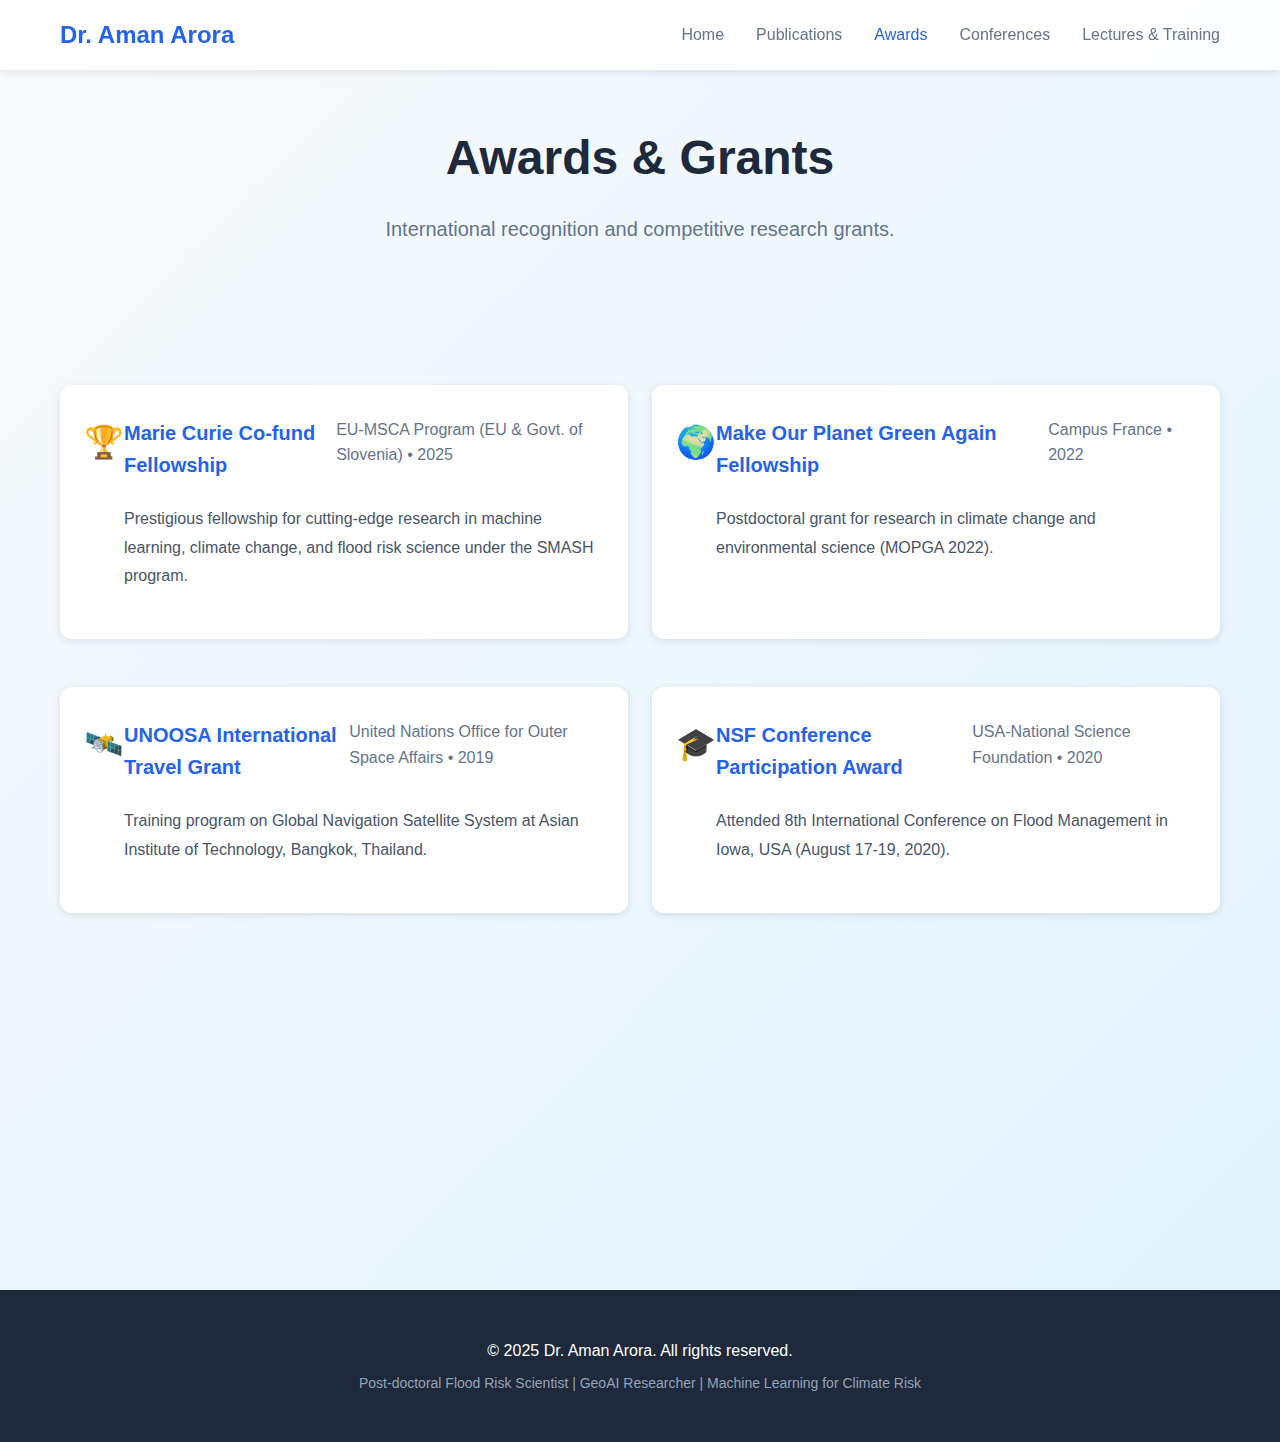
<file: awards.html>
<!DOCTYPE html>
<html lang="en">
<head>
    <meta charset="UTF-8">
    <meta name="viewport" content="width=device-width, initial-scale=1.0">
    <title>Awards & Grants - Dr. Aman Arora</title>
    <link rel="icon" type="image/x-icon" href="favicon.ico">
    <link rel="stylesheet" href="styles.css">
</head>
<body>
    <!-- Navigation -->
    <nav class="navbar">
        <div class="container">
            <a href="index.html" class="logo">Dr. Aman Arora</a>
            <button class="mobile-menu-btn" id="mobileMenuBtn">☰</button>
            <ul class="nav-links" id="navLinks">
                <li><a href="index.html">Home</a></li>
                <li><a href="publications.html">Publications</a></li>
                <li><a href="awards.html" class="active">Awards</a></li>
                <li><a href="conferences.html">Conferences</a></li>
                <li><a href="lectures_training.html">Lectures & Training</a></li>
            </ul>
        </div>
    </nav>

    <!-- Page Header -->
    <section class="page-header">
        <div class="container">
            <h1>Awards & Grants</h1>
            <p>International recognition and competitive research grants.</p>
        </div>
    </section>

    <!-- Awards List -->
    <section class="section">
        <div class="container">
            <div class="awards-grid">
                <div class="card award-card">
                    <div class="award-icon">🏆</div>
                    <div class="card-header">
                        <h3>Marie Curie Co-fund Fellowship</h3>
                        <p class="card-subtitle">EU-MSCA Program (EU & Govt. of Slovenia) • 2025</p>
                    </div>
                    <div class="card-content">
                        <p>Prestigious fellowship for cutting-edge research in machine learning, climate change, and flood risk science under the SMASH program.</p>
                    </div>
                </div>

                <div class="card award-card">
                    <div class="award-icon">🌍</div>
                    <div class="card-header">
                        <h3>Make Our Planet Green Again Fellowship</h3>
                        <p class="card-subtitle">Campus France • 2022</p>
                    </div>
                    <div class="card-content">
                        <p>Postdoctoral grant for research in climate change and environmental science (MOPGA 2022).</p>
                    </div>
                </div>

                <div class="card award-card">
                    <div class="award-icon">🛰️</div>
                    <div class="card-header">
                        <h3>UNOOSA International Travel Grant</h3>
                        <p class="card-subtitle">United Nations Office for Outer Space Affairs • 2019</p>
                    </div>
                    <div class="card-content">
                        <p>Training program on Global Navigation Satellite System at Asian Institute of Technology, Bangkok, Thailand.</p>
                    </div>
                </div>

                <div class="card award-card">
                    <div class="award-icon">🎓</div>
                    <div class="card-header">
                        <h3>NSF Conference Participation Award</h3>
                        <p class="card-subtitle">USA-National Science Foundation • 2020</p>
                    </div>
                    <div class="card-content">
                        <p>Attended 8th International Conference on Flood Management in Iowa, USA (August 17-19, 2020).</p>
                    </div>
                </div>

                <div class="card award-card">
                    <div class="award-icon">✈️</div>
                    <div class="card-header">
                        <h3>CSIR Foreign Travel Grant</h3>
                        <p class="card-subtitle">Council of Science and Industrial Research, Govt. of India • 2017</p>
                    </div>
                    <div class="card-content">
                        <p>Attended the Annual Meeting of the American Association of Geographers in Boston and presented a scientific paper.</p>
                    </div>
                </div>

                <div class="card award-card">
                    <div class="award-icon">📜</div>
                    <div class="card-header">
                        <h3>UGC National Eligibility Test Award</h3>
                        <p class="card-subtitle">University Grants Commission, Govt. of India • 2017</p>
                    </div>
                    <div class="card-content">
                        <p>Qualified National Eligibility Test in Geography.</p>
                    </div>
                </div>
            </div>
        </div>
    </section>

    <!-- Footer -->
    <footer class="footer">
        <div class="container">
            <p>© 2025 Dr. Aman Arora. All rights reserved.</p>
            <p class="footer-subtitle">Post-doctoral Flood Risk Scientist | GeoAI Researcher | Machine Learning for Climate Risk</p>
        </div>
    </footer>

    <script src="script.js"></script>
</body>
</html>
</file>
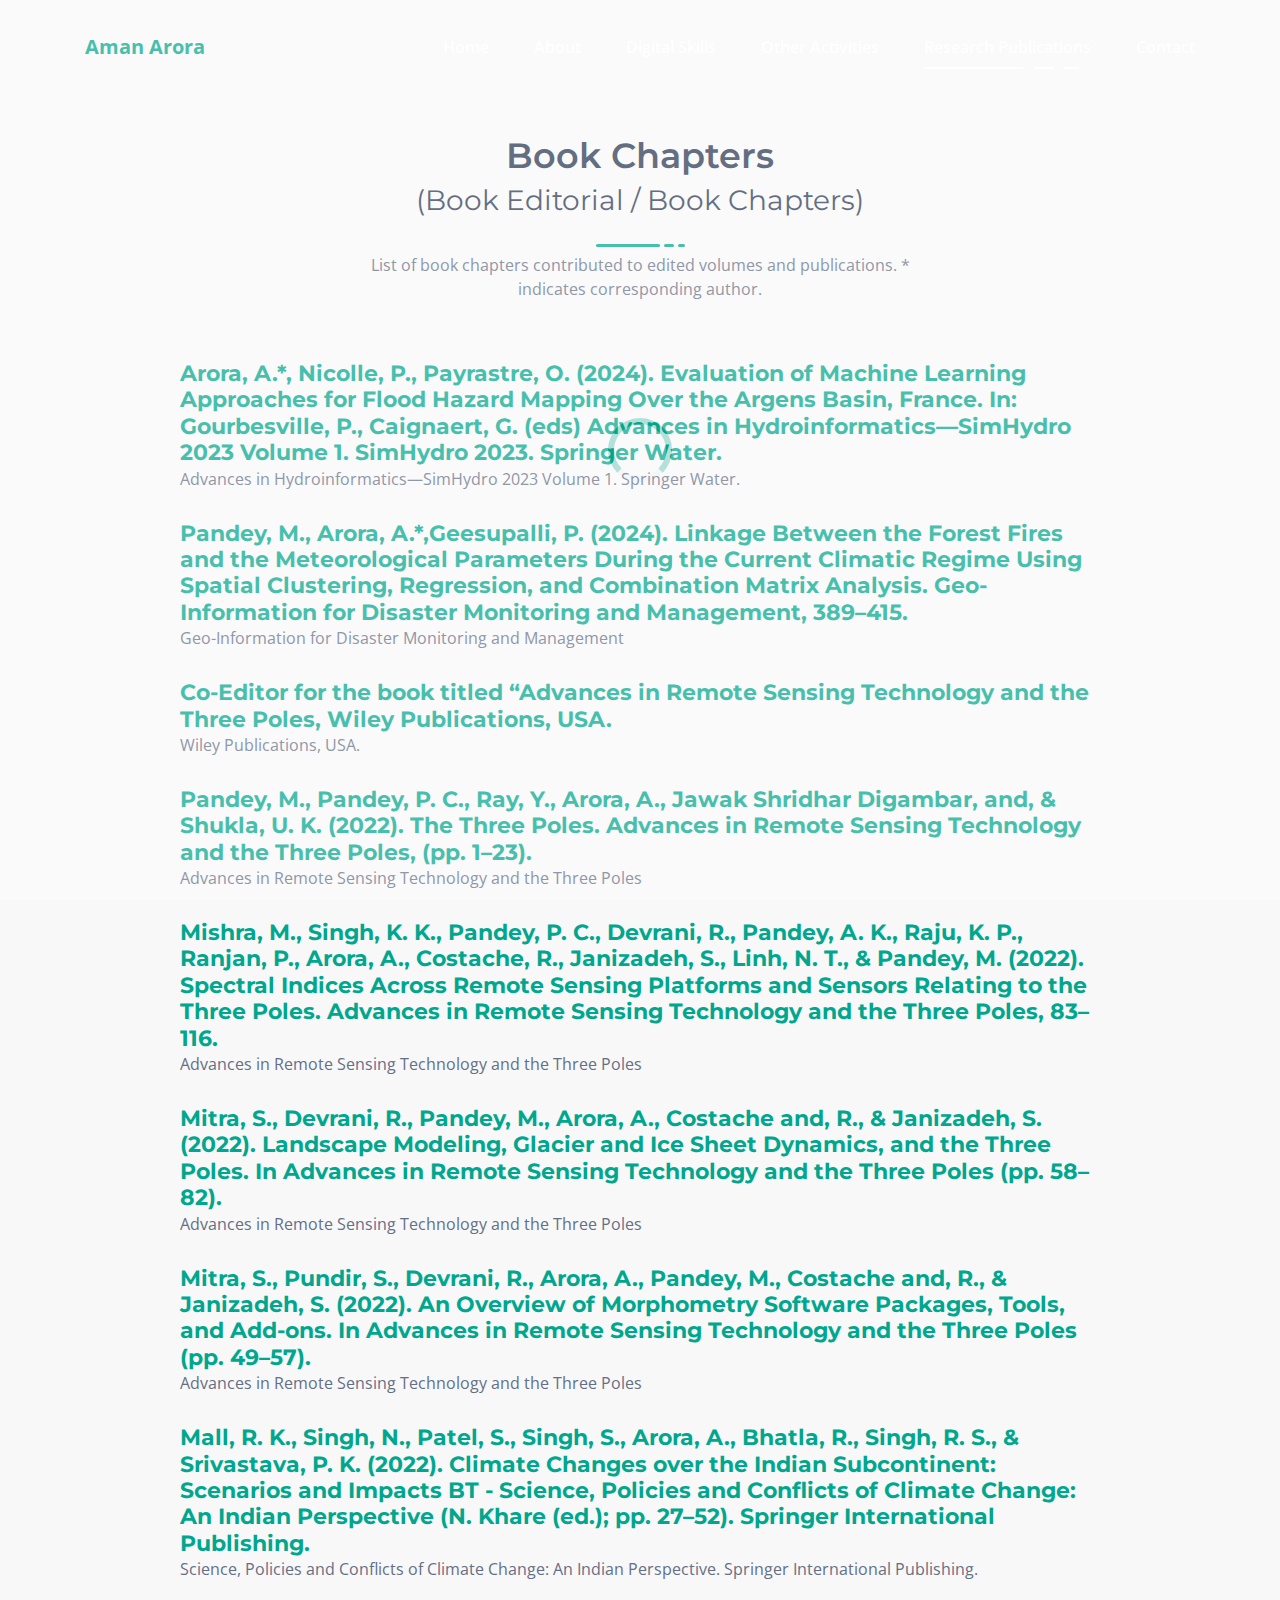
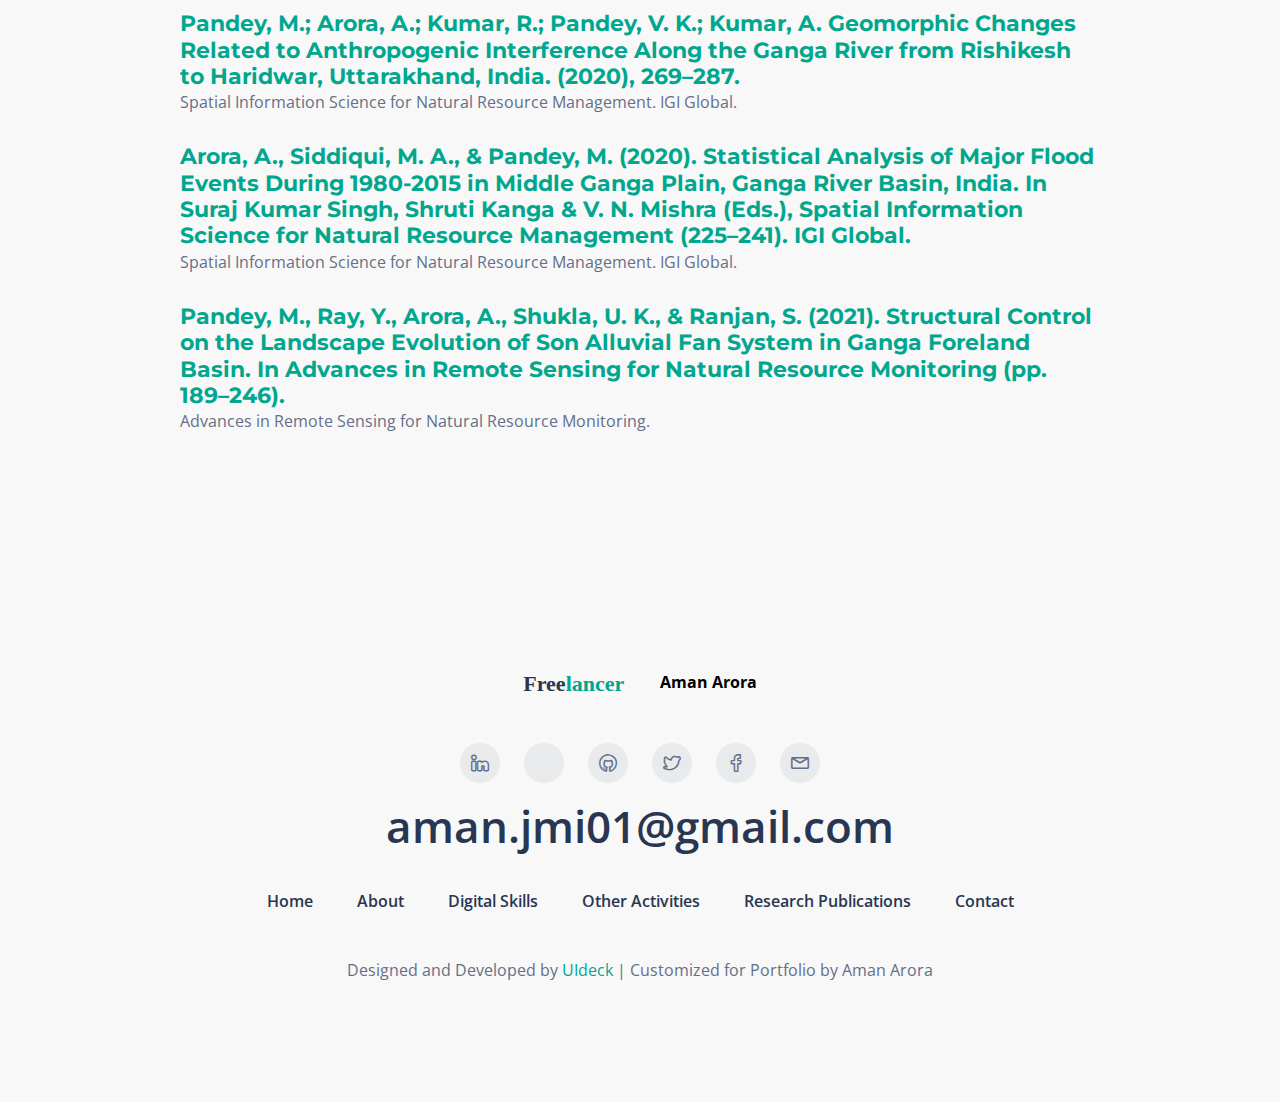
<file: book-chapters.html>
<!doctype html>
<html class="no-js" lang="en">

<head>
    <meta charset="utf-8">
    <title>Book Chapters - Aman Arora - Portfolio</title>
    <meta name="description" content="Book Chapters by Aman Arora">
    <meta name="viewport" content="width=device-width, initial-scale=1">
    <link rel="shortcut icon" href="assets/images/favicon.png" type="image/png">
    <link rel="stylesheet" href="assets/css/animate.css">
    <link rel="stylesheet" href="assets/css/lineicons.css">
    <link rel="stylesheet" href="assets/css/bootstrap.min.css">
    <link rel="stylesheet" href="assets/css/default.css">
    <link rel="stylesheet" href="assets/css/style.css">
</head>

<body>
    <div class="preloader">
        <div class="loader">
            <div class="ytp-spinner">
                <div class="ytp-spinner-container">
                    <div class="ytp-spinner-rotator">
                        <div class="ytp-spinner-left">
                            <div class="ytp-spinner-circle"></div>
                        </div>
                        <div class="ytp-spinner-right">
                            <div class="ytp-spinner-circle"></div>
                        </div>
                    </div>
                </div>
            </div>
        </div>
    </div>

    <section class="header_area">
        <div class="header_navbar">
            <div class="container">
                <div class="row">
                    <div class="col-lg-12">
                        <nav class="navbar navbar-expand-lg">
                            <a class="navbar-brand" href="index.html">
                                <span style="font-weight: bold;">Aman Arora</span>
                            </a>
                            <button class="navbar-toggler" type="button" data-toggle="collapse" data-target="#navbarSupportedContent" aria-controls="navbarSupportedContent" aria-expanded="false" aria-label="Toggle navigation">
                                <span class="toggler-icon"></span>
                                <span class="toggler-icon"></span>
                                <span class="toggler-icon"></span>
                            </button>

                            <div class="collapse navbar-collapse sub-menu-bar" id="navbarSupportedContent">
                                <ul id="nav" class="navbar-nav ml-auto">
                                    <li class="nav-item">
                                        <a class="page-scroll" href="index.html#home">Home<span></span></a>
                                    </li>
                                    <li class="nav-item">
                                        <a class="page-scroll" href="index.html#about">About<span></span></a>
                                    </li>
                                    <li class="nav-item">
                                        <a href="digital-skills.html">Digital Skills<span></span></a>
                                    </li>
                                    <li class="nav-item">
                                        <a href="other-activities.html">Other Activities<span></span></a>
                                    </li>
                                    <li class="nav-item active">
                                        <a href="research-publications.html">Research Publications<span></span></a>
                                    </li>
                                    <li class="nav-item">
                                        <a class="page-scroll" href="index.html#contact">Contact<span></span></a>
                                    </li>
                                </ul>
                            </div>
                        </nav>
                    </div>
                </div>
            </div>
        </div>
    </section>

    <section id="book-chapters-page" class="project_area pt-115 pb-120 gray-bg">
        <div class="container">
            <div class="row justify-content-center">
                <div class="col-lg-6">
                    <div class="section_title text-center pb-30">
                        <h2 class="main_title">Book Chapters <br> <small>(Book Editorial / Book Chapters)</small></h2>
                        <ul class="line">
                            <li></li>
                            <li></li>
                            <li></li>
                        </ul>
                        <p>List of book chapters contributed to edited volumes and publications. * indicates corresponding author.</p>
                    </div>
                </div>
            </div>
            <div class="row justify-content-center">
                <div class="col-lg-10">
                    <div class="project_items isotope_items row">
                        <div class="col-lg-12 col-md-12 col-sm-12 isotope-item cat2 cat3">
                            <div class="single_project_items mt-30 wow fadeInUp" data-wow-duration="1.3s" data-wow-delay="0.2s">
                                <div class="project_item">
                                    <div class="project_content">
                                        <h4 class="project_title"><a href="https://doi.org/10.1007/978-981-97-4072-7_7">Arora, A.*, Nicolle, P., Payrastre, O. (2024). Evaluation of Machine Learning Approaches for Flood Hazard Mapping Over the Argens Basin, France. In: Gourbesville, P., Caignaert, G. (eds) Advances in Hydroinformatics—SimHydro 2023 Volume 1. SimHydro 2023. Springer Water.</a></h4>
                                        <span>Advances in Hydroinformatics—SimHydro 2023 Volume 1. Springer Water.</span>
                                    </div>
                                </div>
                            </div>
                        </div>
                        <div class="col-lg-12 col-md-12 col-sm-12 isotope-item cat1 cat3">
                            <div class="single_project_items mt-30 wow fadeInUp" data-wow-duration="1.3s" data-wow-delay="0.4s">
                                <div class="project_item">
                                    <div class="project_content">
                                        <h4 class="project_title"><a href="https://doi.org/10.1007/978-3-031-51053-3_18">Pandey, M., Arora, A.*,Geesupalli, P. (2024). Linkage Between the Forest Fires and the Meteorological Parameters During the Current Climatic Regime Using Spatial Clustering, Regression, and Combination Matrix Analysis. Geo-Information for Disaster Monitoring and Management, 389–415.</a></h4>
                                        <span>Geo-Information for Disaster Monitoring and Management</span>
                                    </div>
                                </div>
                            </div>
                        </div>
                        <div class="col-lg-12 col-md-12 col-sm-12 isotope-item cat1 cat3">
                            <div class="single_project_items mt-30 wow fadeInUp" data-wow-duration="1.3s" data-wow-delay="0.6s">
                                <div class="project_item">
                                    <div class="project_content">
                                        <h4 class="project_title"><a href="https://doi.org/10.1002/9781119787754">Co-Editor for the book titled “Advances in Remote Sensing Technology and the Three Poles, Wiley Publications, USA.</a></h4>
                                        <span>Wiley Publications, USA.</span>
                                    </div>
                                </div>
                            </div>
                        </div>
                        <div class="col-lg-12 col-md-12 col-sm-12 isotope-item cat1 cat3">
                            <div class="single_project_items mt-30 wow fadeInUp" data-wow-duration="1.3s" data-wow-delay="0.8s">
                                <div class="project_item">
                                    <div class="project_content">
                                        <h4 class="project_title"><a href="https://doi.org/10.1002/9781119787754.ch1">Pandey, M., Pandey, P. C., Ray, Y., Arora, A., Jawak Shridhar Digambar, and, & Shukla, U. K. (2022). The Three Poles. Advances in Remote Sensing Technology and the Three Poles, (pp. 1–23).</a></h4>
                                        <span>Advances in Remote Sensing Technology and the Three Poles</span>
                                    </div>
                                </div>
                            </div>
                        </div>
                        <div class="col-lg-12 col-md-12 col-sm-12 isotope-item cat1 cat3">
                            <div class="single_project_items mt-30 wow fadeInUp" data-wow-duration="1.3s" data-wow-delay="1.0s">
                                <div class="project_item">
                                    <div class="project_content">
                                        <h4 class="project_title"><a href="https://doi.org/10.1002/9781119787754.CH6">Mishra, M., Singh, K. K., Pandey, P. C., Devrani, R., Pandey, A. K., Raju, K. P., Ranjan, P., Arora, A., Costache, R., Janizadeh, S., Linh, N. T., & Pandey, M. (2022). Spectral Indices Across Remote Sensing Platforms and Sensors Relating to the Three Poles. Advances in Remote Sensing Technology and the Three Poles, 83–116.</a></h4>
                                        <span>Advances in Remote Sensing Technology and the Three Poles</span>
                                    </div>
                                </div>
                            </div>
                        </div>
                        <div class="col-lg-12 col-md-12 col-sm-12 isotope-item cat1 cat3">
                            <div class="single_project_items mt-30 wow fadeInUp" data-wow-duration="1.3s" data-wow-delay="1.2s">
                                <div class="project_item">
                                    <div class="project_content">
                                        <h4 class="project_title"><a href="https://doi.org/10.1002/9781119787754.ch5">Mitra, S., Devrani, R., Pandey, M., Arora, A., Costache and, R., & Janizadeh, S. (2022). Landscape Modeling, Glacier and Ice Sheet Dynamics, and the Three Poles. In Advances in Remote Sensing Technology and the Three Poles (pp. 58–82).</a></h4>
                                        <span>Advances in Remote Sensing Technology and the Three Poles</span>
                                    </div>
                                </div>
                            </div>
                        </div>
                        <div class="col-lg-12 col-md-12 col-sm-12 isotope-item cat1 cat3">
                            <div class="single_project_items mt-30 wow fadeInUp" data-wow-duration="1.3s" data-wow-delay="1.4s">
                                <div class="project_item">
                                    <div class="project_content">
                                        <h4 class="project_title"><a href="https://doi.org/10.1002/9781119787754.ch4">Mitra, S., Pundir, S., Devrani, R., Arora, A., Pandey, M., Costache and, R., & Janizadeh, S. (2022). An Overview of Morphometry Software Packages, Tools, and Add-ons. In Advances in Remote Sensing Technology and the Three Poles (pp. 49–57).</a></h4>
                                        <span>Advances in Remote Sensing Technology and the Three Poles</span>
                                    </div>
                                </div>
                            </div>
                        </div>
                        <div class="col-lg-12 col-md-12 col-sm-12 isotope-item cat1 cat3">
                            <div class="single_project_items mt-30 wow fadeInUp" data-wow-duration="1.3s" data-wow-delay="1.6s">
                                <div class="project_item">
                                    <div class="project_content">
                                        <h4 class="project_title"><a href="https://doi.org/10.1007/978-3-031-16254-1_2">Mall, R. K., Singh, N., Patel, S., Singh, S., Arora, A., Bhatla, R., Singh, R. S., & Srivastava, P. K. (2022). Climate Changes over the Indian Subcontinent: Scenarios and Impacts BT - Science, Policies and Conflicts of Climate Change: An Indian Perspective (N. Khare (ed.); pp. 27–52). Springer International Publishing.</a></h4>
                                        <span>Science, Policies and Conflicts of Climate Change: An Indian Perspective. Springer International Publishing.</span>
                                    </div>
                                </div>
                            </div>
                        </div>
                        <div class="col-lg-12 col-md-12 col-sm-12 isotope-item cat1 cat3">
                            <div class="single_project_items mt-30 wow fadeInUp" data-wow-duration="1.3s" data-wow-delay="1.8s">
                                <div class="project_item">
                                    <div class="project_content">
                                        <h4 class="project_title"><a href="https://doi.org/10.4018/978-1-7998-5027-4.ch014">Pandey, M.; Arora, A.; Kumar, R.; Pandey, V. K.; Kumar, A. Geomorphic Changes Related to Anthropogenic Interference Along the Ganga River from Rishikesh to Haridwar, Uttarakhand, India. (2020), 269–287.</a></h4>
                                        <span>Spatial Information Science for Natural Resource Management. IGI Global.</span>
                                    </div>
                                </div>
                            </div>
                        </div>
                        <div class="col-lg-12 col-md-12 col-sm-12 isotope-item cat1 cat3">
                            <div class="single_project_items mt-30 wow fadeInUp" data-wow-duration="1.3s" data-wow-delay="2.0s">
                                <div class="project_item">
                                    <div class="project_content">
                                        <h4 class="project_title"><a href="https://doi.org/10.4018/978-1-7998-5027-4.ch012">Arora, A., Siddiqui, M. A., & Pandey, M. (2020). Statistical Analysis of Major Flood Events During 1980-2015 in Middle Ganga Plain, Ganga River Basin, India. In Suraj Kumar Singh, Shruti Kanga & V. N. Mishra (Eds.), Spatial Information Science for Natural Resource Management (225–241). IGI Global.</a></h4>
                                        <span>Spatial Information Science for Natural Resource Management. IGI Global.</span>
                                    </div>
                                </div>
                            </div>
                        </div>
                        <div class="col-lg-12 col-md-12 col-sm-12 isotope-item cat1 cat3">
                            <div class="single_project_items mt-30 wow fadeInUp" data-wow-duration="1.3s" data-wow-delay="2.2s">
                                <div class="project_item">
                                    <div class="project_content">
                                        <h4 class="project_title"><a href="https://doi.org/10.1002/9781119616016.ch12">Pandey, M., Ray, Y., Arora, A., Shukla, U. K., & Ranjan, S. (2021). Structural Control on the Landscape Evolution of Son Alluvial Fan System in Ganga Foreland Basin. In Advances in Remote Sensing for Natural Resource Monitoring (pp. 189–246).</a></h4>
                                        <span>Advances in Remote Sensing for Natural Resource Monitoring.</span>
                                    </div>
                                </div>
                            </div>
                        </div>
                    </div>
                </div>
            </div>
        </div>
    </section>

    <section id="contact" class="call_to_action_area">
    </section>

    <footer id="footer" class="footer_area gray-bg pt-115 pb-120">
        <div class="container">
            <div class="row">
                <div class="col-lg-12">
                    <div class="footer_content text-center">
                        <a href="index.html">
                            <img src="assets/images/logo.svg" alt="Logo"> <span style="font-weight: bold; color: #000; margin-left: 10px;">Aman Arora</span>
                        </a>
                        <ul class="footer_social">
                            <li><a href="https://www.linkedin.com/in/aman-arora-gis-hydro-modeller/"><i class="lni lni-linkedin"></i></a></li>
                            <li><a href="https://orcid.org/0000-0002-8488-5278"><i class="lni lni-orcid"></i></a></li>
                            <li><a href="#"><i class="lni lni-github"></i></a></li>
                            <li><a href="#"><i class="lni lni-twitter"></i></a></li>
                            <li><a href="#"><i class="lni lni-facebook"></i></a></li>
                            <li><a href="mailto:aman.jmi01@gmail.com"><i class="lni lni-envelope"></i></a></li>
                        </ul>
                        <span class="email">aman.jmi01@gmail.com</span>
                        <ul class="footer_menu">
                            <li><a href="index.html#home">Home</a></li>
                            <li><a href="index.html#about">About</a></li>
                            <li><a href="digital-skills.html">Digital Skills</a></li>
                            <li><a href="other-activities.html">Other Activities</a></li>
                            <li><a href="research-publications.html">Research Publications</a></li>
                            <li><a href="index.html#contact">Contact</a></li>
                        </ul>
                        <p class="credit pt-45">Designed and Developed by <a href="https://uideck.com/" rel="nofollow">UIdeck</a> | Customized for Portfolio by Aman Arora</p>
                    </div>
                </div>
            </div>
        </div>
    </footer>

    <script src="assets/js/vendor/jquery-1.12.4.min.js"></script>
    <script src="assets/js/vendor/modernizr-3.7.1.min.js"></script>
    <script src="assets/js/popper.min.js"></script>
    <script src="assets/js/bootstrap.min.js"></script>
    <script src="assets/js/jquery.appear.min.js"></script>
    <script src="assets/js/jquery.easing.min.js"></script>
    <script src="assets/js/scrolling-nav.js"></script>
    <script src="assets/js/main.js"></script>

</body>

</html>
</file>
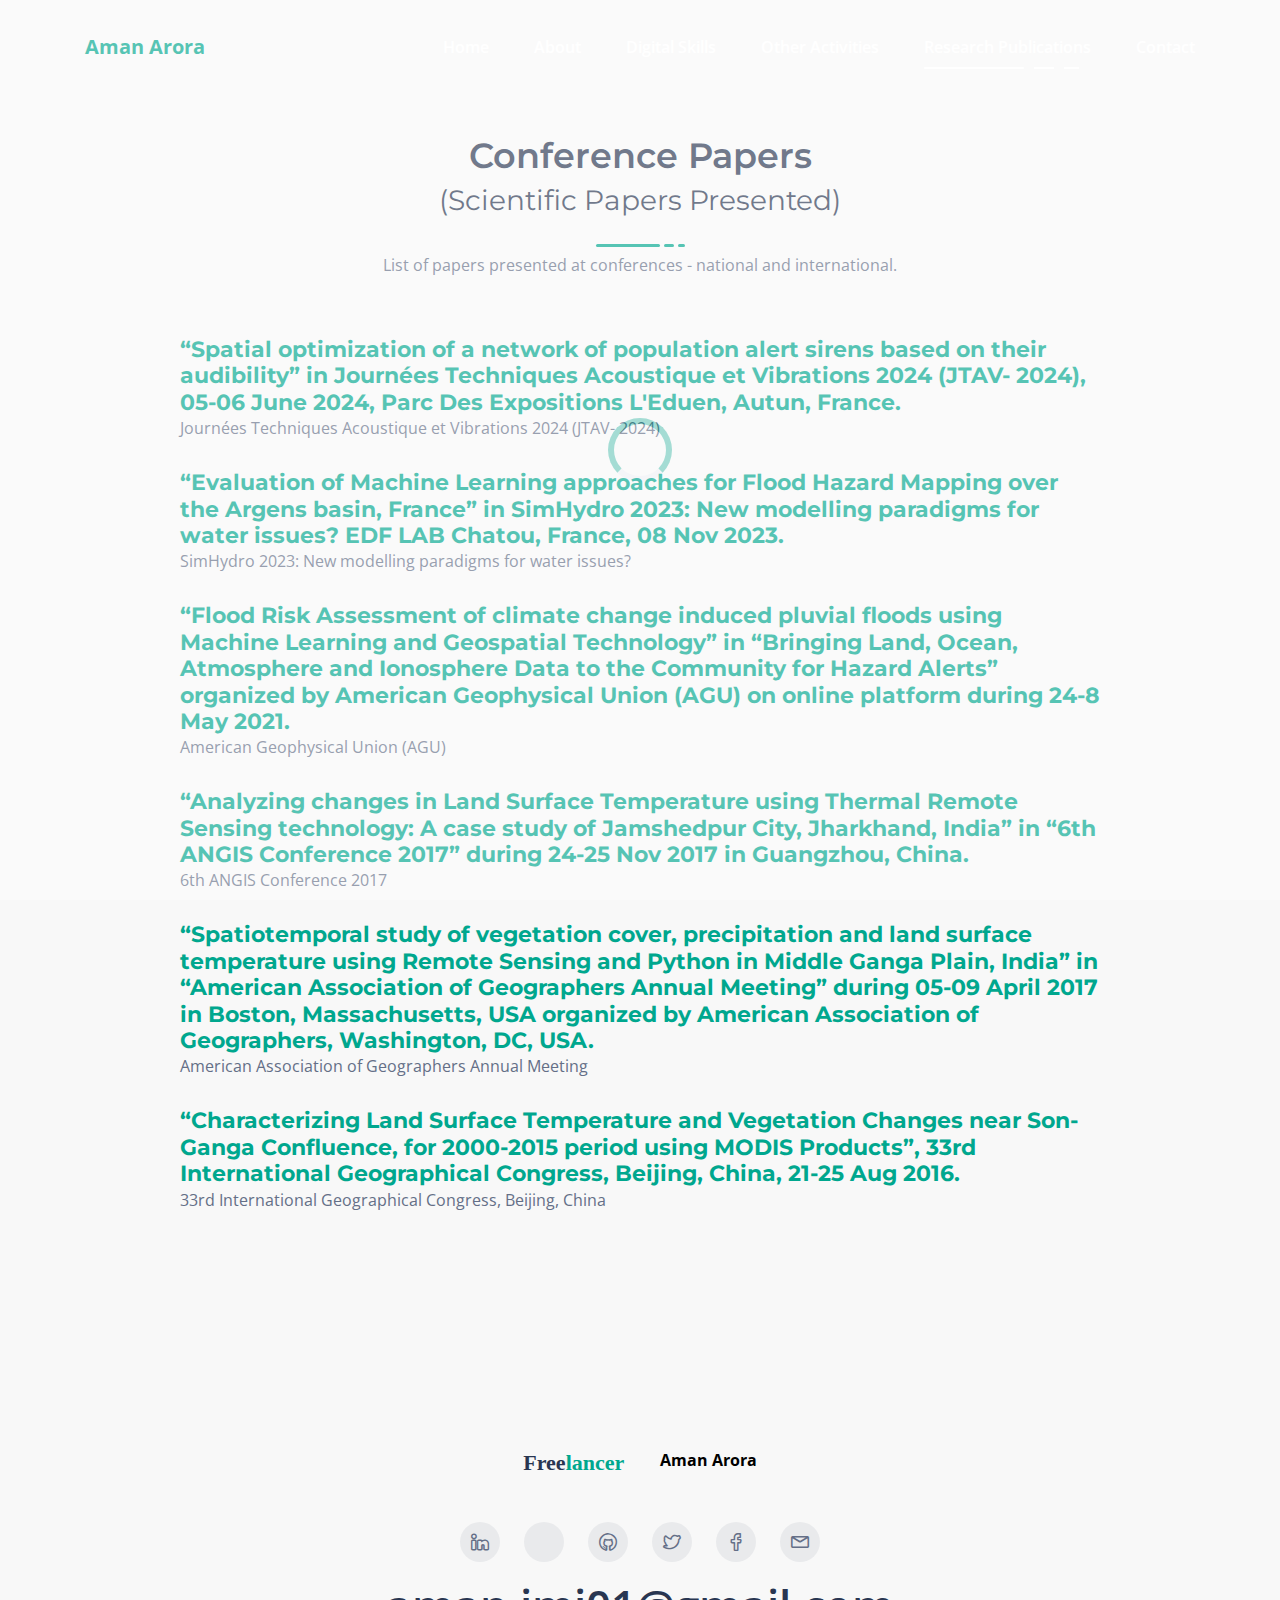
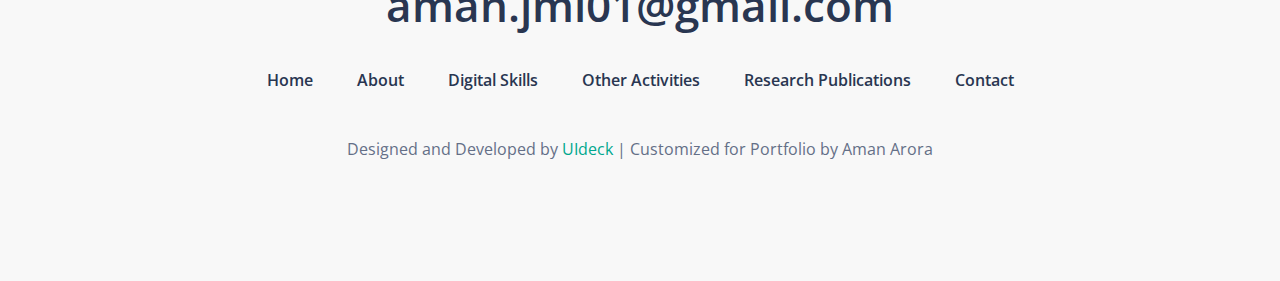
<file: conference-papers.html>
<!doctype html>
<html class="no-js" lang="en">

<head>
    <meta charset="utf-8">
    <title>Conference Papers - Aman Arora - Portfolio</title>
    <meta name="description" content="Conference Papers by Aman Arora">
    <meta name="viewport" content="width=device-width, initial-scale=1">
    <link rel="shortcut icon" href="assets/images/favicon.png" type="image/png">
    <link rel="stylesheet" href="assets/css/animate.css">
    <link rel="stylesheet" href="assets/css/lineicons.css">
    <link rel="stylesheet" href="assets/css/bootstrap.min.css">
    <link rel="stylesheet" href="assets/css/default.css">
    <link rel="stylesheet" href="assets/css/style.css">
</head>

<body>
    <div class="preloader">
        <div class="loader">
            <div class="ytp-spinner">
                <div class="ytp-spinner-container">
                    <div class="ytp-spinner-rotator">
                        <div class="ytp-spinner-left">
                            <div class="ytp-spinner-circle"></div>
                        </div>
                        <div class="ytp-spinner-right">
                            <div class="ytp-spinner-circle"></div>
                        </div>
                    </div>
                </div>
            </div>
        </div>
    </div>

    <section class="header_area">
        <div class="header_navbar">
            <div class="container">
                <div class="row">
                    <div class="col-lg-12">
                        <nav class="navbar navbar-expand-lg">
                            <a class="navbar-brand" href="index.html">
                                <span style="font-weight: bold;">Aman Arora</span>
                            </a>
                            <button class="navbar-toggler" type="button" data-toggle="collapse" data-target="#navbarSupportedContent" aria-controls="navbarSupportedContent" aria-expanded="false" aria-label="Toggle navigation">
                                <span class="toggler-icon"></span>
                                <span class="toggler-icon"></span>
                                <span class="toggler-icon"></span>
                            </button>

                            <div class="collapse navbar-collapse sub-menu-bar" id="navbarSupportedContent">
                                <ul id="nav" class="navbar-nav ml-auto">
                                    <li class="nav-item">
                                        <a class="page-scroll" href="index.html#home">Home<span></span></a>
                                    </li>
                                    <li class="nav-item">
                                        <a class="page-scroll" href="index.html#about">About<span></span></a>
                                    </li>
                                    <li class="nav-item">
                                        <a href="digital-skills.html">Digital Skills<span></span></a>
                                    </li>
                                    <li class="nav-item">
                                        <a href="other-activities.html">Other Activities<span></span></a>
                                    </li>
                                    <li class="nav-item active">
                                        <a href="research-publications.html">Research Publications<span></span></a>
                                    </li>
                                    <li class="nav-item">
                                        <a class="page-scroll" href="index.html#contact">Contact<span></span></a>
                                    </li>
                                </ul>
                            </div>
                        </nav>
                    </div>
                </div>
            </div>
        </div>
    </section>

    <section id="conference-papers-page" class="project_area pt-115 pb-120 gray-bg">
        <div class="container">
            <div class="row justify-content-center">
                <div class="col-lg-6">
                    <div class="section_title text-center pb-30">
                        <h2 class="main_title">Conference Papers <br> <small>(Scientific Papers Presented)</small></h2>
                        <ul class="line">
                            <li></li>
                            <li></li>
                            <li></li>
                        </ul>
                        <p>List of papers presented at conferences - national and international.</p>
                    </div>
                </div>
            </div>
            <div class="row justify-content-center">
                <div class="col-lg-10">
                    <div class="project_items isotope_items row">
                        <div class="col-lg-12 col-md-12 col-sm-12 isotope-item cat2 cat3">
                            <div class="single_project_items mt-30 wow fadeInUp" data-wow-duration="1.3s" data-wow-delay="0.2s">
                                <div class="project_item">
                                    <div class="project_content">
                                        <h4 class="project_title"><a href="#">“Spatial optimization of a network of population alert sirens based on their audibility” in Journées Techniques Acoustique et Vibrations 2024 (JTAV- 2024), 05-06 June 2024, Parc Des Expositions L'Eduen, Autun, France.</a></h4>
                                        <span>Journées Techniques Acoustique et Vibrations 2024 (JTAV- 2024)</span>
                                    </div>
                                </div>
                            </div>
                        </div>
                        <div class="col-lg-12 col-md-12 col-sm-12 isotope-item cat1 cat3">
                            <div class="single_project_items mt-30 wow fadeInUp" data-wow-duration="1.3s" data-wow-delay="0.4s">
                                <div class="project_item">
                                    <div class="project_content">
                                        <h4 class="project_title"><a href="#">“Evaluation of Machine Learning approaches for Flood Hazard Mapping over the Argens basin, France” in SimHydro 2023: New modelling paradigms for water issues? EDF LAB Chatou, France, 08 Nov 2023.</a></h4>
                                        <span>SimHydro 2023: New modelling paradigms for water issues?</span>
                                    </div>
                                </div>
                            </div>
                        </div>
                        <div class="col-lg-12 col-md-12 col-sm-12 isotope-item cat2">
                            <div class="single_project_items mt-30 wow fadeInUp" data-wow-duration="1.3s" data-wow-delay="0.6s">
                                <div class="project_item">
                                    <div class="project_content">
                                        <h4 class="project_title"><a href="#">“Flood Risk Assessment of climate change induced pluvial floods using Machine Learning and Geospatial Technology” in “Bringing Land, Ocean, Atmosphere and Ionosphere Data to the Community for Hazard Alerts” organized by American Geophysical Union (AGU) on online platform during 24-8 May 2021.</a></h4>
                                        <span>American Geophysical Union (AGU)</span>
                                    </div>
                                </div>
                            </div>
                        </div>
                        <div class="col-lg-12 col-md-12 col-sm-12 isotope-item cat3">
                            <div class="single_project_items mt-30 wow fadeInUp" data-wow-duration="1.3s" data-wow-delay="0.8s">
                                <div class="project_item">
                                    <div class="project_content">
                                        <h4 class="project_title"><a href="#">“Analyzing changes in Land Surface Temperature using Thermal Remote Sensing technology: A case study of Jamshedpur City, Jharkhand, India” in “6th ANGIS Conference 2017” during 24-25 Nov 2017 in Guangzhou, China.</a></h4>
                                        <span>6th ANGIS Conference 2017</span>
                                    </div>
                                </div>
                            </div>
                        </div>
                        <div class="col-lg-12 col-md-12 col-sm-12 isotope-item cat2">
                            <div class="single_project_items mt-30 wow fadeInUp" data-wow-duration="1.3s" data-wow-delay="1s">
                                <div class="project_item">
                                    <div class="project_content">
                                        <h4 class="project_title"><a href="#">“Spatiotemporal study of vegetation cover, precipitation and land surface temperature using Remote Sensing and Python in Middle Ganga Plain, India” in “American Association of Geographers Annual Meeting” during 05-09 April 2017 in Boston, Massachusetts, USA organized by American Association of Geographers, Washington, DC, USA.</a></h4>
                                        <span>American Association of Geographers Annual Meeting</span>
                                    </div>
                                </div>
                            </div>
                        </div>
                        <div class="col-lg-12 col-md-12 col-sm-12 isotope-item cat1">
                            <div class="single_project_items mt-30 wow fadeInUp" data-wow-duration="1.3s" data-wow-delay="1.2s">
                                <div class="project_item">
                                    <div class="project_content">
                                        <h4 class="project_title"><a href="#">“Characterizing Land Surface Temperature and Vegetation Changes near Son-Ganga Confluence, for 2000-2015 period using MODIS Products”, 33rd International Geographical Congress, Beijing, China, 21-25 Aug 2016.</a></h4>
                                        <span>33rd International Geographical Congress, Beijing, China</span>
                                    </div>
                                </div>
                            </div>
                        </div>
                    </div>
                </div>
            </div>
        </div>
    </section>

    <section id="contact" class="call_to_action_area">
    </section>

    <footer id="footer" class="footer_area gray-bg pt-115 pb-120">
        <div class="container">
            <div class="row">
                <div class="col-lg-12">
                    <div class="footer_content text-center">
                        <a href="index.html">
                            <img src="assets/images/logo.svg" alt="Logo"> <span style="font-weight: bold; color: #000; margin-left: 10px;">Aman Arora</span>
                        </a>
                        <ul class="footer_social">
                            <li><a href="https://www.linkedin.com/in/aman-arora-gis-hydro-modeller/"><i class="lni lni-linkedin"></i></a></li>
                            <li><a href="https://orcid.org/0000-0002-8488-5278"><i class="lni lni-orcid"></i></a></li>
                            <li><a href="#"><i class="lni lni-github"></i></a></li>
                            <li><a href="#"><i class="lni lni-twitter"></i></a></li>
                            <li><a href="#"><i class="lni lni-facebook"></i></a></li>
                            <li><a href="mailto:aman.jmi01@gmail.com"><i class="lni lni-envelope"></i></a></li>
                        </ul>
                        <span class="email">aman.jmi01@gmail.com</span>
                        <ul class="footer_menu">
                            <li><a href="index.html#home">Home</a></li>
                            <li><a href="index.html#about">About</a></li>
                            <li><a href="digital-skills.html">Digital Skills</a></li>
                            <li><a href="other-activities.html">Other Activities</a></li>
                            <li><a href="research-publications.html">Research Publications</a></li>
                            <li><a href="index.html#contact">Contact</a></li>
                        </ul>
                        <p class="credit pt-45">Designed and Developed by <a href="https://uideck.com/" rel="nofollow">UIdeck</a> | Customized for Portfolio by Aman Arora</p>
                    </div>
                </div>
            </div>
        </div>
    </footer>

    <script src="assets/js/vendor/jquery-1.12.4.min.js"></script>
    <script src="assets/js/vendor/modernizr-3.7.1.min.js"></script>
    <script src="assets/js/popper.min.js"></script>
    <script src="assets/js/bootstrap.min.js"></script>
    <script src="assets/js/jquery.appear.min.js"></script>
    <script src="assets/js/jquery.easing.min.js"></script>
    <script src="assets/js/scrolling-nav.js"></script>
    <script src="assets/js/main.js"></script>

</body>

</html>
</file>
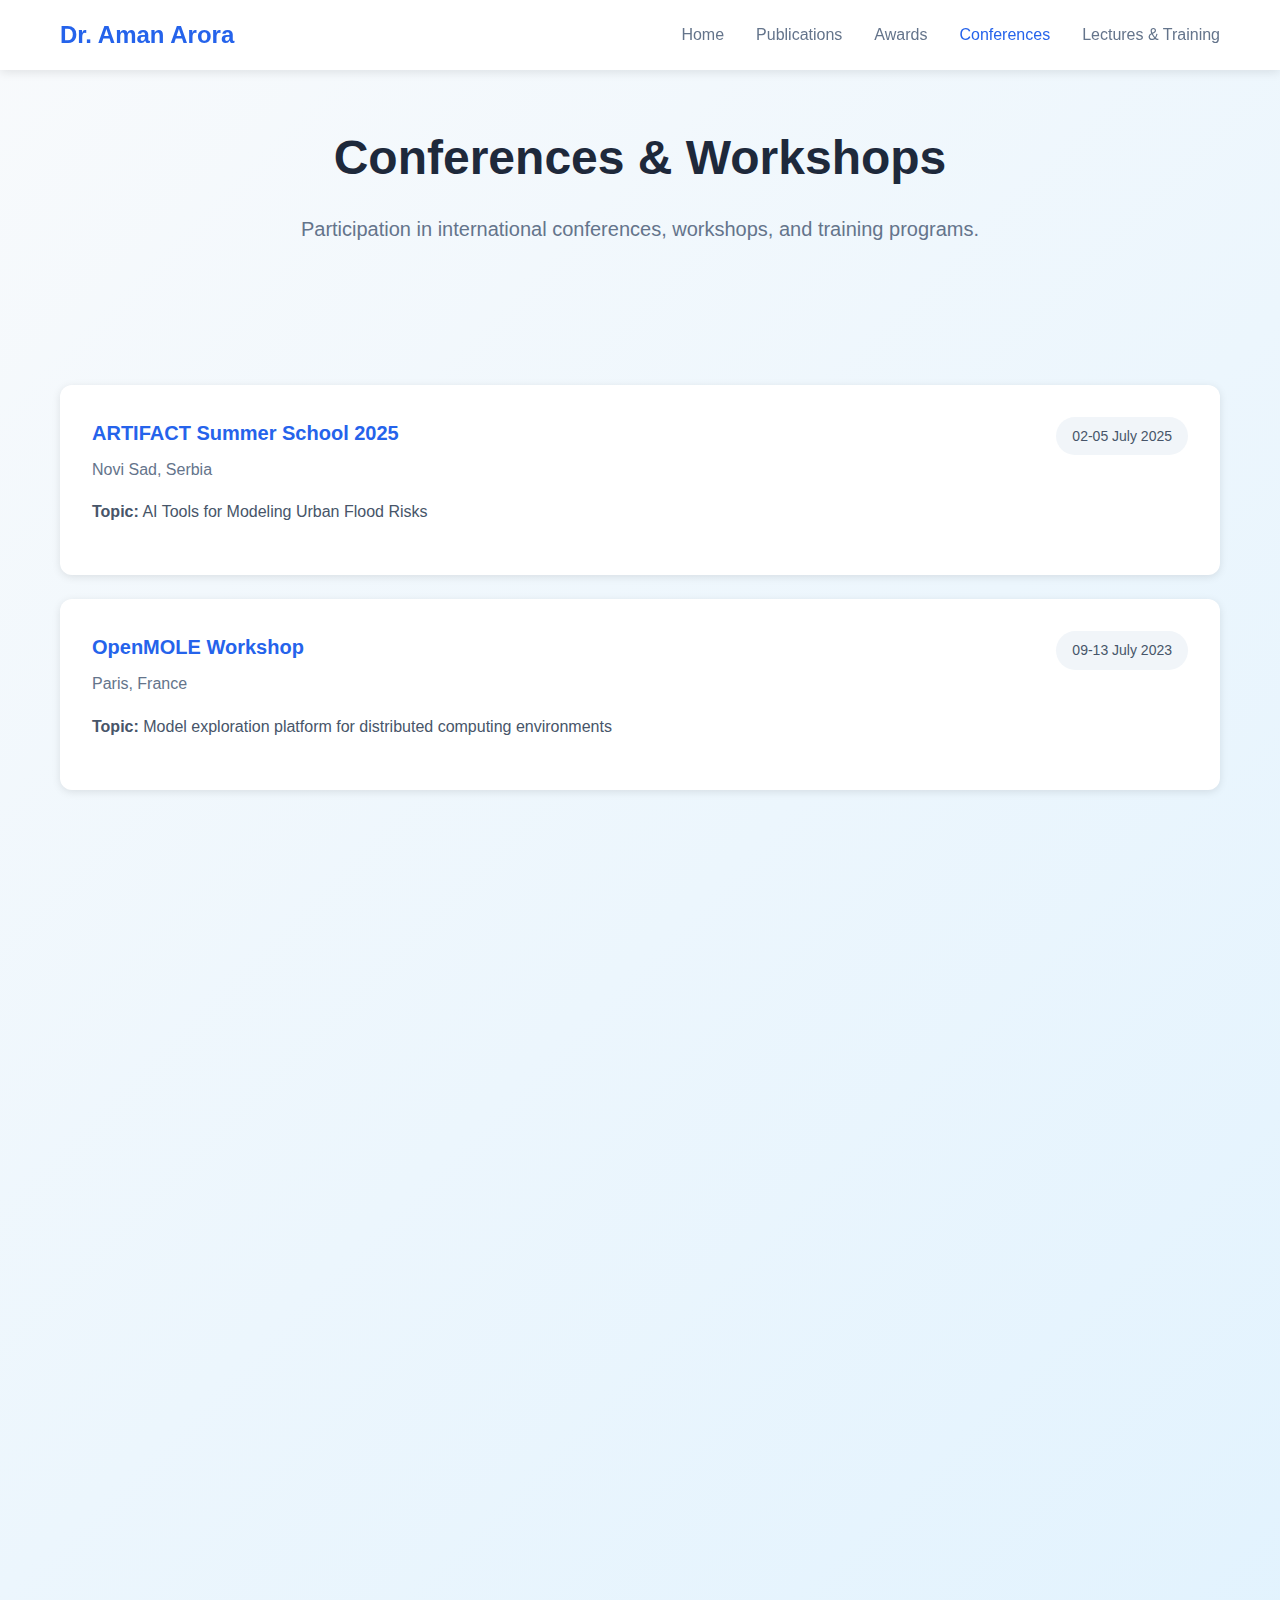
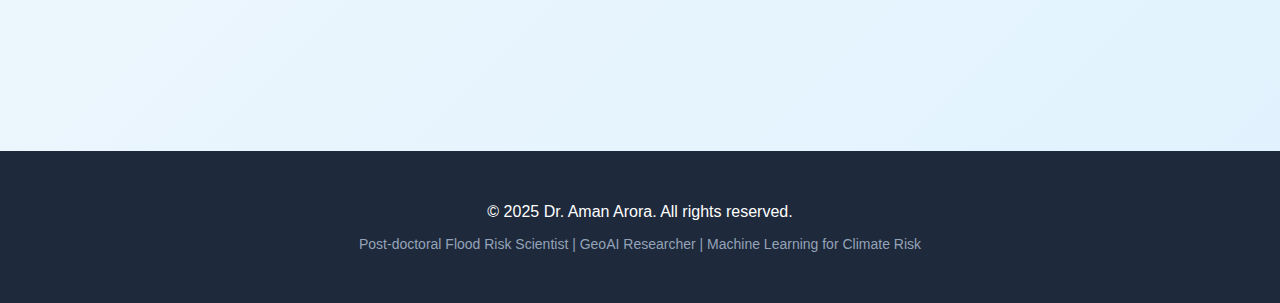
<file: conferences.html>
<!DOCTYPE html>
<html lang="en">
<head>
    <meta charset="UTF-8">
    <meta name="viewport" content="width=device-width, initial-scale=1.0">
    <title>Conferences & Workshops - Dr. Aman Arora</title>
    <link rel="icon" type="image/x-icon" href="favicon.ico">
    <link rel="stylesheet" href="styles.css">
</head>
<body>
    <!-- Navigation -->
    <nav class="navbar">
        <div class="container">
            <a href="index.html" class="logo">Dr. Aman Arora</a>
            <button class="mobile-menu-btn" id="mobileMenuBtn">☰</button>
            <ul class="nav-links" id="navLinks">
                <li><a href="index.html">Home</a></li>
                <li><a href="publications.html">Publications</a></li>
                <li><a href="awards.html">Awards</a></li>
                <li><a href="conferences.html" class="active">Conferences</a></li>
                <li><a href="lectures_training.html">Lectures & Training</a></li>
            </ul>
        </div>
    </nav>

    <!-- Page Header -->
    <section class="page-header">
        <div class="container">
            <h1>Conferences & Workshops</h1>
            <p>Participation in international conferences, workshops, and training programs.</p>
        </div>
    </section>

    <!-- Conferences List -->
    <section class="section">
        <div class="container">
            <div class="card">
                <div class="card-header">
                    <div>
                        <h3>ARTIFACT Summer School 2025</h3>
                        <p class="card-subtitle">Novi Sad, Serbia</p>
                    </div>
                    <span class="period-badge">02-05 July 2025</span>
                </div>
                <div class="card-content">
                    <p><strong>Topic:</strong> AI Tools for Modeling Urban Flood Risks</p>
                </div>
            </div>

            <div class="card">
                <div class="card-header">
                    <div>
                        <h3>OpenMOLE Workshop</h3>
                        <p class="card-subtitle">Paris, France</p>
                    </div>
                    <span class="period-badge">09-13 July 2023</span>
                </div>
                <div class="card-content">
                    <p><strong>Topic:</strong> Model exploration platform for distributed computing environments</p>
                </div>
            </div>

            <div class="card">
                <div class="card-header">
                    <div>
                        <h3>Training on Global Navigation Satellite Systems</h3>
                        <p class="card-subtitle">Asian Institute of Technology, Thailand</p>
                    </div>
                    <span class="period-badge">06-10 Jan 2020</span>
                </div>
                <div class="card-content">
                    <p><strong>Topic:</strong> GNSS applications and technologies</p>
                </div>
            </div>

            <div class="card">
                <div class="card-header">
                    <div>
                        <h3>GEE India Advanced Summit</h3>
                        <p class="card-subtitle">Google, Bangalore, India</p>
                    </div>
                    <span class="period-badge">16-17 March 2019</span>
                </div>
                <div class="card-content">
                    <p><strong>Topic:</strong> Google Earth Engine applications and advanced techniques</p>
                </div>
            </div>

            <div class="card">
                <div class="card-header">
                    <div>
                        <h3>Geoscience 2016</h3>
                        <p class="card-subtitle">Vidyasagar University, Midnapore, India</p>
                    </div>
                    <span class="period-badge">14-23 Dec 2016</span>
                </div>
                <div class="card-content">
                    <p><strong>Topic:</strong> 10-day workshop on Geoscience applications</p>
                </div>
            </div>

            <div class="card">
                <div class="card-header">
                    <div>
                        <h3>Summer Training: GEOMATICS-2014</h3>
                        <p class="card-subtitle">University of Burdwan, West Bengal, India</p>
                    </div>
                    <span class="period-badge">2014</span>
                </div>
                <div class="card-content">
                    <p><strong>Topic:</strong> 21-day intensive training on Geomatics</p>
                </div>
            </div>
        </div>
    </section>

    <!-- Footer -->
    <footer class="footer">
        <div class="container">
            <p>© 2025 Dr. Aman Arora. All rights reserved.</p>
            <p class="footer-subtitle">Post-doctoral Flood Risk Scientist | GeoAI Researcher | Machine Learning for Climate Risk</p>
        </div>
    </footer>

    <script src="script.js"></script>
</body>
</html>
</file>
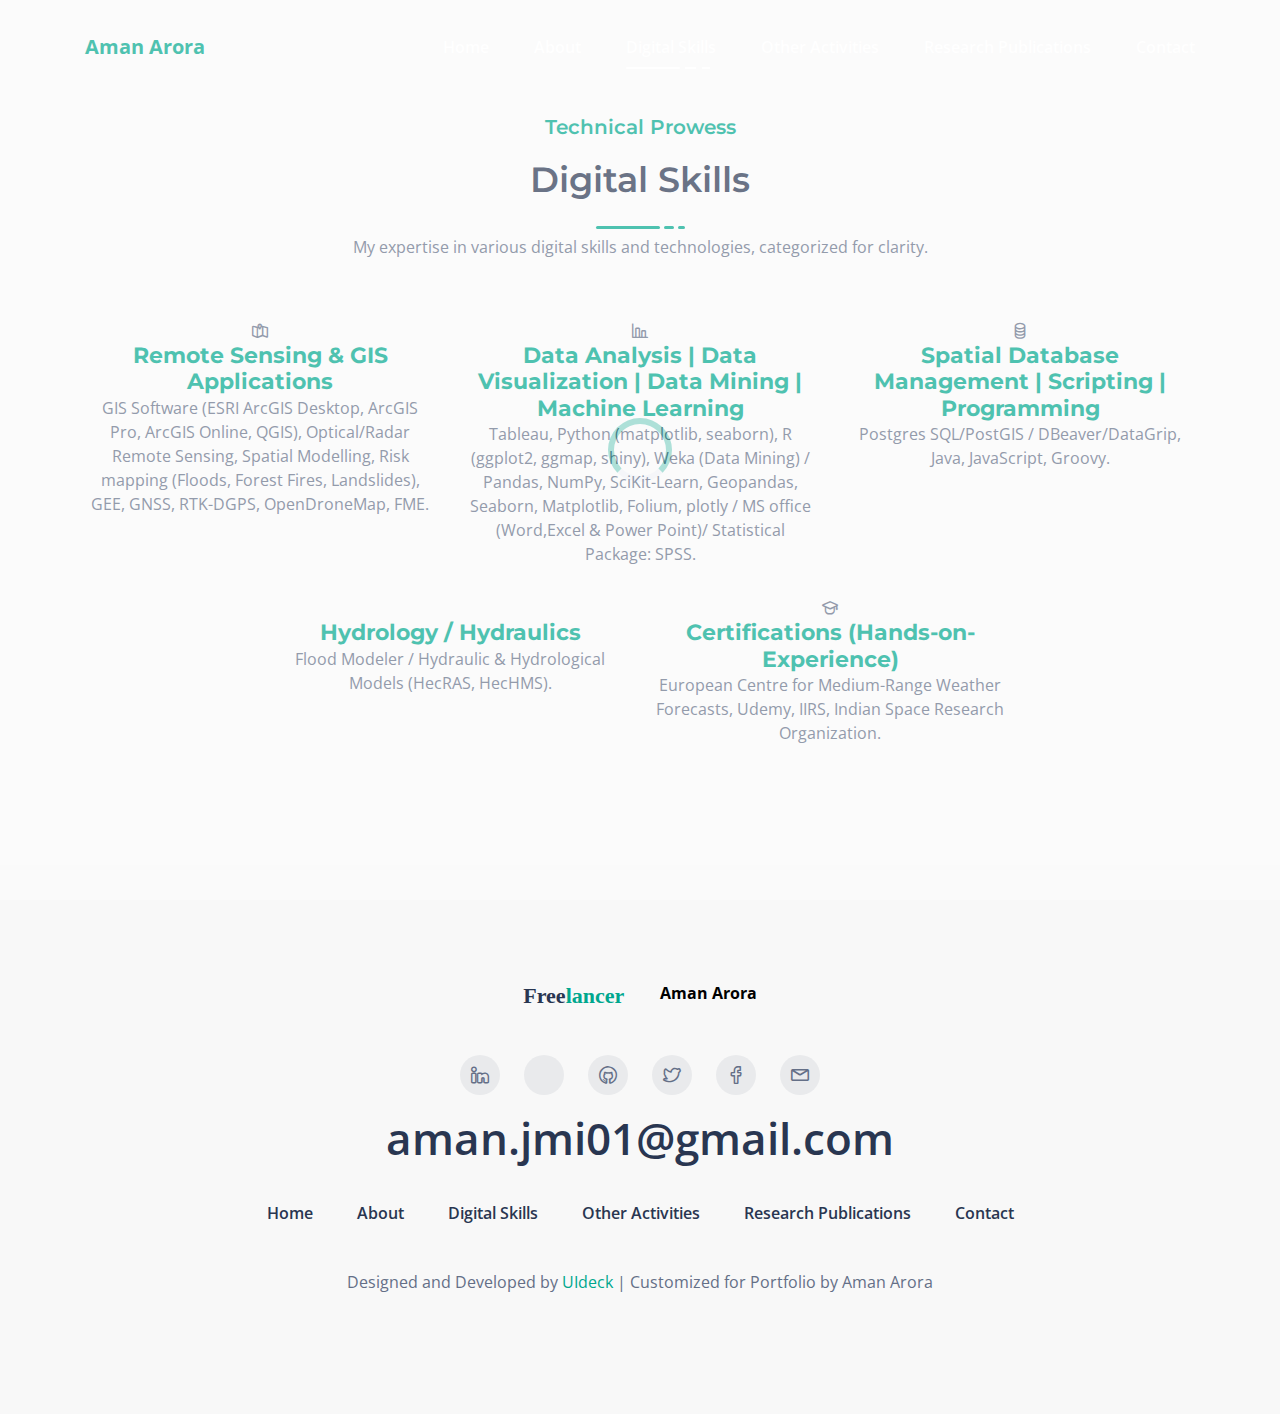
<file: digital-skills.html>
<!doctype html>
<html class="no-js" lang="en">

<head>
    <meta charset="utf-8">
        <title>Digital Skills - Aman Arora - Portfolio</title>
    <meta name="description" content="Digital Skills of Aman Arora">
    <meta name="viewport" content="width=device-width, initial-scale=1">
    <link rel="shortcut icon" href="assets/images/favicon.png" type="image/png">
    <link rel="stylesheet" href="assets/css/animate.css">
    <link rel="stylesheet" href="assets/css/lineicons.css">
    <link rel="stylesheet" href="assets/css/bootstrap.min.css">
    <link rel="stylesheet" href="assets/css/default.css">
    <link rel="stylesheet" href="assets/css/style.css">
</head>

<body>
    <div class="preloader">
        <div class="loader">
            <div class="ytp-spinner">
                <div class="ytp-spinner-container">
                    <div class="ytp-spinner-rotator">
                        <div class="ytp-spinner-left">
                            <div class="ytp-spinner-circle"></div>
                        </div>
                        <div class="ytp-spinner-right">
                            <div class="ytp-spinner-circle"></div>
                        </div>
                    </div>
                </div>
            </div>
        </div>
    </div>

    <section class="header_area">
        <div class="header_navbar">
            <div class="container">
                <div class="row">
                    <div class="col-lg-12">
                        <nav class="navbar navbar-expand-lg">
                            <a class="navbar-brand" href="index.html">
                                <span style="font-weight: bold;">Aman Arora</span>
                            </a>
                            <button class="navbar-toggler" type="button" data-toggle="collapse" data-target="#navbarSupportedContent" aria-controls="navbarSupportedContent" aria-expanded="false" aria-label="Toggle navigation">
                                <span class="toggler-icon"></span>
                                <span class="toggler-icon"></span>
                                <span class="toggler-icon"></span>
                            </button>

                            <div class="collapse navbar-collapse sub-menu-bar" id="navbarSupportedContent">
                                <ul id="nav" class="navbar-nav ml-auto">
                                    <li class="nav-item">
                                        <a class="page-scroll" href="index.html#home">Home<span></span></a>
                                    </li>
                                    <li class="nav-item">
                                        <a class="page-scroll" href="index.html#about">About<span></span></a>
                                    </li>
                                    <li class="nav-item active">
                                        <a href="digital-skills.html">Digital Skills<span></span></a>
                                    </li>
                                    <li class="nav-item">
                                        <a href="other-activities.html">Other Activities<span></span></a>
                                    </li>
                                    <li class="nav-item">
                                        <a href="research-publications.html">Research Publications<span></span></a>
                                    </li>
                                    <li class="nav-item">
                                        <a class="page-scroll" href="index.html#contact">Contact<span></span></a>
                                    </li>
                                </ul>
                            </div>
                        </nav>
                    </div>
                </div>
            </div>
        </div>
    </section>

    <section id="digital-skills-page" class="services_area pt-115 pb-120 gray-bg">
        <div class="container">
            <div class="row justify-content-center">
                <div class="col-lg-8">
                    <div class="section_title text-center pb-30">
                        <h5 class="sub_title">Technical Prowess</h5>
                        <h2 class="main_title">Digital Skills</h2>
                        <ul class="line">
                            <li></li>
                            <li></li>
                            <li></li>
                        </ul>
                        <p>My expertise in various digital skills and technologies, categorized for clarity.</p>
                    </div>
                </div>
            </div>
            <div class="row justify-content-center">
                <div class="col-lg-4 col-md-6 col-sm-8">
                    <div class="single_services text-center mt-30 wow fadeInUp" data-wow-duration="1.3s" data-wow-delay="0.2s">
                        <i class="lni lni-map"></i>
                        <h4 class="services_title"><a href="#">Remote Sensing & GIS Applications</a></h4>
                        <p>GIS Software (ESRI ArcGIS Desktop, ArcGIS Pro, ArcGIS Online, QGIS), Optical/Radar Remote Sensing, Spatial Modelling, Risk mapping (Floods, Forest Fires, Landslides), GEE, GNSS, RTK-DGPS, OpenDroneMap, FME.</p>
                    </div>
                </div>

                <div class="col-lg-4 col-md-6 col-sm-8">
                    <div class="single_services text-center mt-30 wow fadeInUp" data-wow-duration="1.3s" data-wow-delay="0.4s">
                        <i class="lni lni-bar-chart"></i>
                        <h4 class="services_title"><a href="#">Data Analysis | Data Visualization | Data Mining | Machine Learning</a></h4>
                        <p>Tableau, Python (matplotlib, seaborn), R (ggplot2, ggmap, shiny), Weka (Data Mining) / Pandas, NumPy, SciKit-Learn, Geopandas, Seaborn, Matplotlib, Folium, plotly / MS office (Word,Excel & Power Point)/ Statistical Package: SPSS.</p>
                    </div>
                </div>

                <div class="col-lg-4 col-md-6 col-sm-8">
                    <div class="single_services text-center mt-30 wow fadeInUp" data-wow-duration="1.3s" data-wow-delay="0.6s">
                        <i class="lni lni-database"></i>
                        <h4 class="services_title"><a href="#">Spatial Database Management | Scripting | Programming</a></h4>
                        <p>Postgres SQL/PostGIS / DBeaver/DataGrip, Java, JavaScript, Groovy.</p>
                    </div>
                </div>
                 <div class="col-lg-4 col-md-6 col-sm-8">
                    <div class="single_services text-center mt-30 wow fadeInUp" data-wow-duration="1.3s" data-wow-delay="0.8s">
                        <i class="lni lni-flood"></i>
                        <h4 class="services_title"><a href="#">Hydrology / Hydraulics</a></h4>
                        <p>Flood Modeler / Hydraulic & Hydrological Models (HecRAS, HecHMS).</p>
                    </div>
                </div>
                 <div class="col-lg-4 col-md-6 col-sm-8">
                    <div class="single_services text-center mt-30 wow fadeInUp" data-wow-duration="1.3s" data-wow-delay="1.0s">
                        <i class="lni lni-graduation"></i>
                        <h4 class="services_title"><a href="#">Certifications (Hands-on-Experience)</a></h4>
                        <p>European Centre for Medium-Range Weather Forecasts, Udemy, IIRS, Indian Space Research Organization.</p>
                    </div>
                </div>
            </div>
        </div>
    </section>

    <section id="contact" class="call_to_action_area">
    </section>

    <footer id="footer" class="footer_area gray-bg pt-115 pb-120">
        <div class="container">
            <div class="row">
                <div class="col-lg-12">
                    <div class="footer_content text-center">
                        <a href="index.html">
                            <img src="assets/images/logo.svg" alt="Logo"> <span style="font-weight: bold; color: #000; margin-left: 10px;">Aman Arora</span>
                        </a>
                        <ul class="footer_social">
                            <li><a href="https://www.linkedin.com/in/aman-arora-gis-hydro-modeller/"><i class="lni lni-linkedin"></i></a></li>
                            <li><a href="https://orcid.org/0000-0002-8488-5278"><i class="lni lni-orcid"></i></a></li>
                            <li><a href="#"><i class="lni lni-github"></i></a></li>
                            <li><a href="#"><i class="lni lni-twitter"></i></a></li>
                            <li><a href="#"><i class="lni lni-facebook"></i></a></li>
                            <li><a href="mailto:aman.jmi01@gmail.com"><i class="lni lni-envelope"></i></a></li>
                        </ul>
                        <span class="email">aman.jmi01@gmail.com</span>
                        <ul class="footer_menu">
                            <li><a href="index.html#home">Home</a></li>
                            <li><a href="index.html#about">About</a></li>
                            <li><a href="digital-skills.html">Digital Skills</a></li>
                            <li><a href="other-activities.html">Other Activities</a></li>
                            <li><a href="research-publications.html">Research Publications</a></li>
                            <li><a href="index.html#contact">Contact</a></li>
                        </ul>
                        <p class="credit pt-45">Designed and Developed by <a href="https://uideck.com/" rel="nofollow">UIdeck</a> | Customized for Portfolio by Aman Arora</p>
                    </div>
                </div>
            </div>
        </div>
    </footer>

    <script src="assets/js/vendor/jquery-1.12.4.min.js"></script>
    <script src="assets/js/vendor/modernizr-3.7.1.min.js"></script>
    <script src="assets/js/popper.min.js"></script>
    <script src="assets/js/bootstrap.min.js"></script>
    <script src="assets/js/jquery.appear.min.js"></script>
    <script src="assets/js/jquery.easing.min.js"></script>
    <script src="assets/js/scrolling-nav.js"></script>
    <script src="assets/js/main.js"></script>

</body>

</html>
</file>
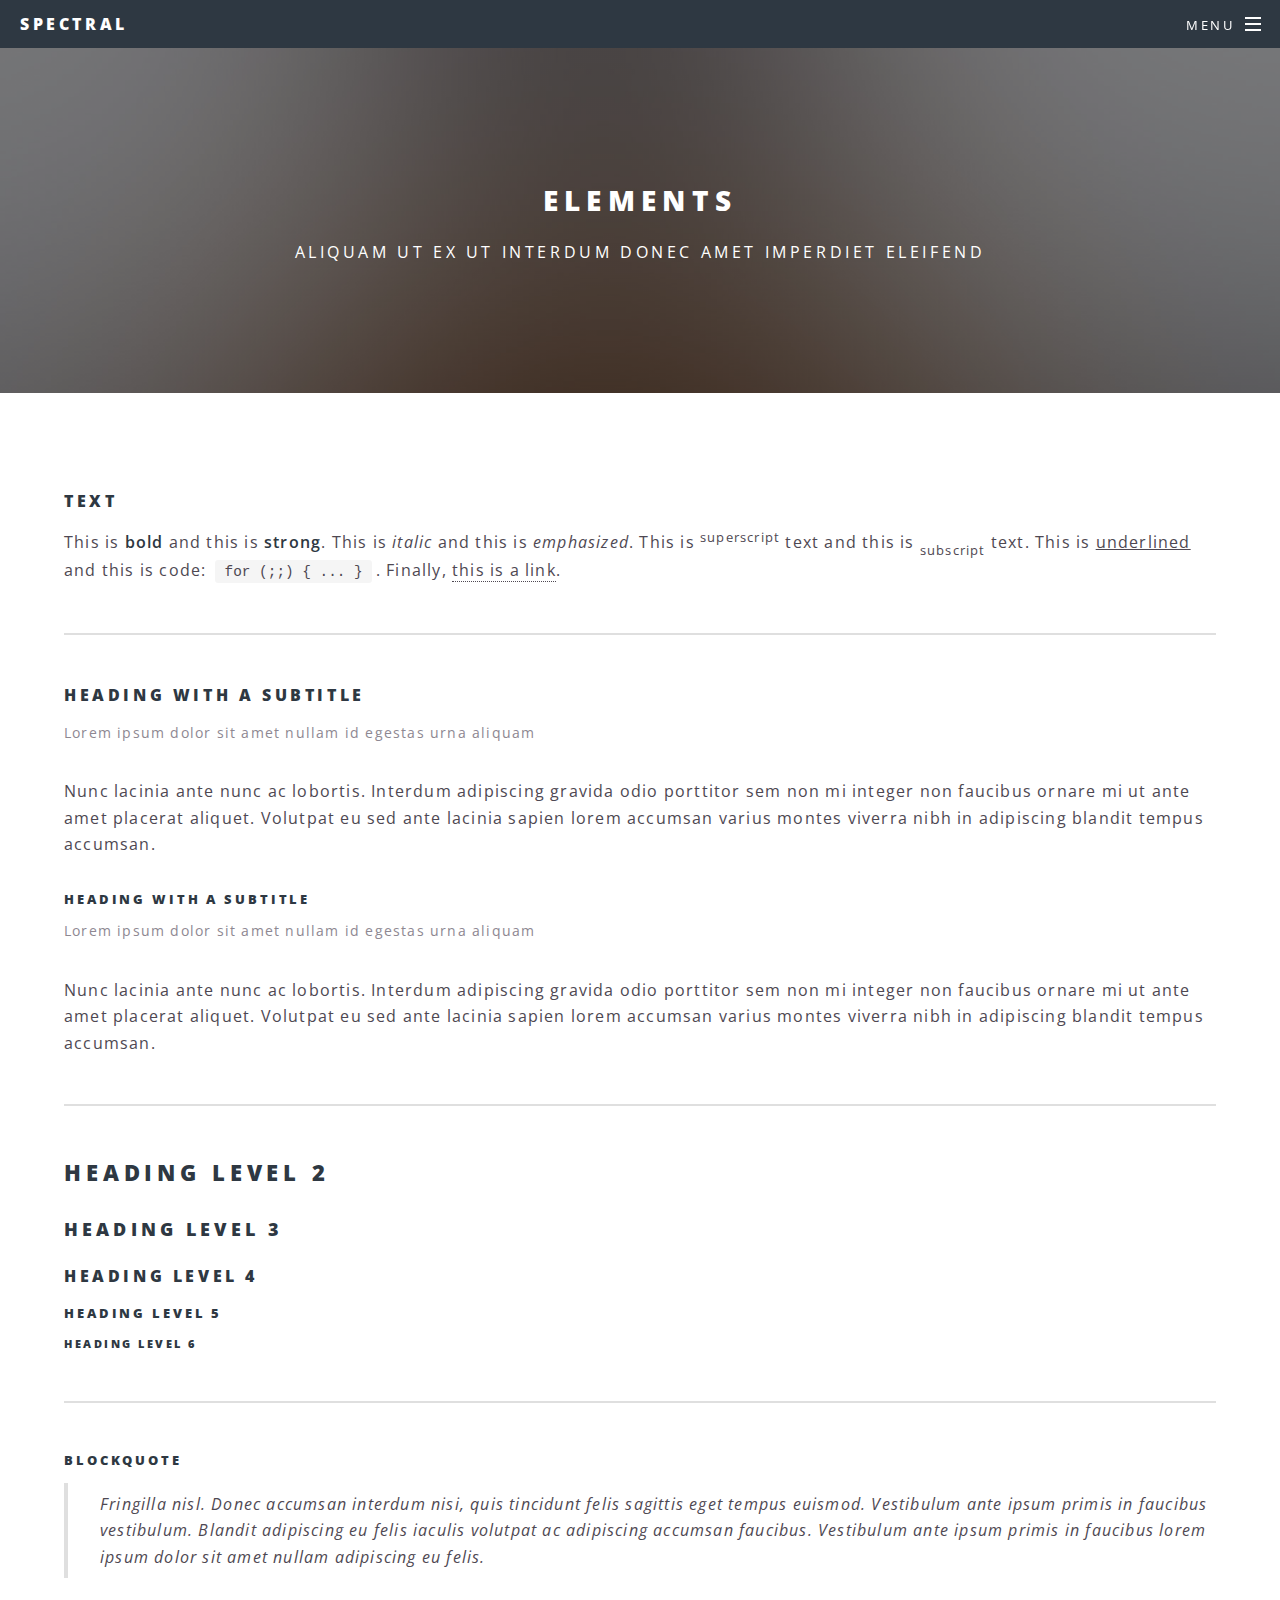
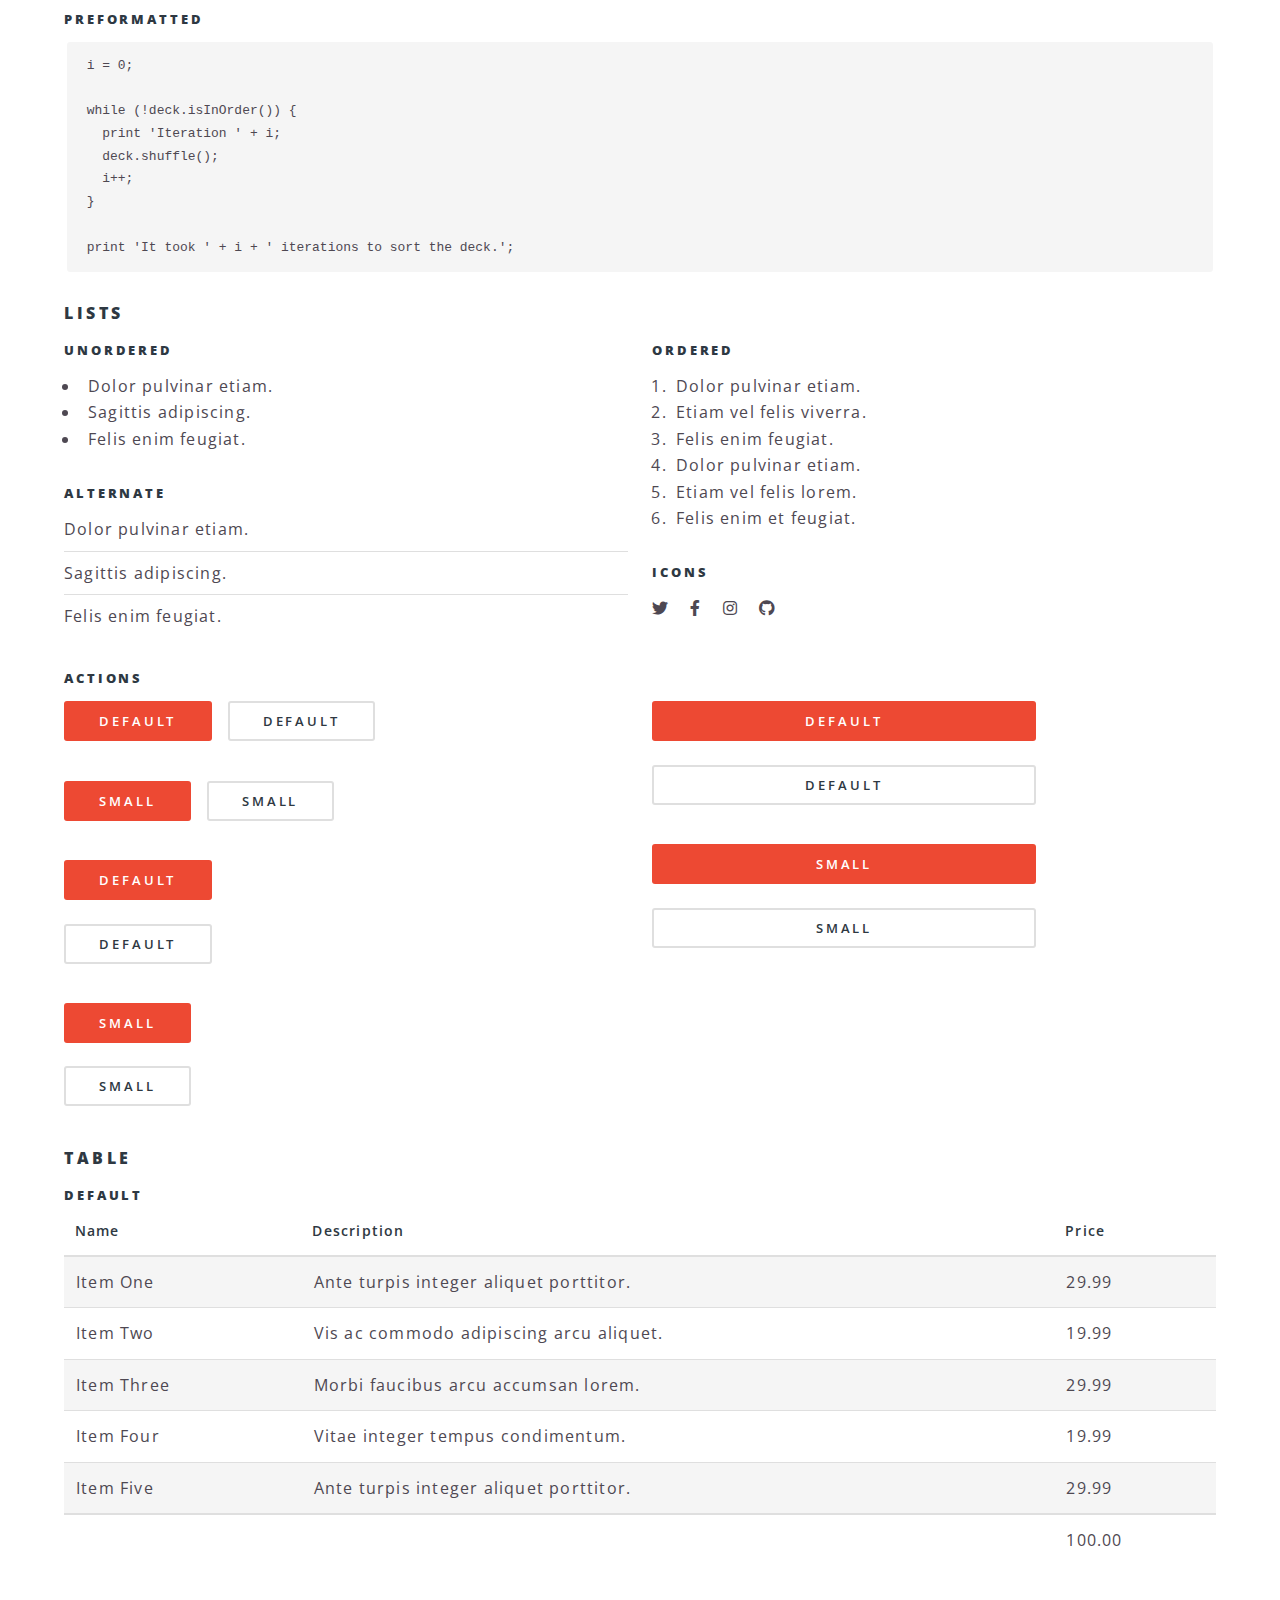
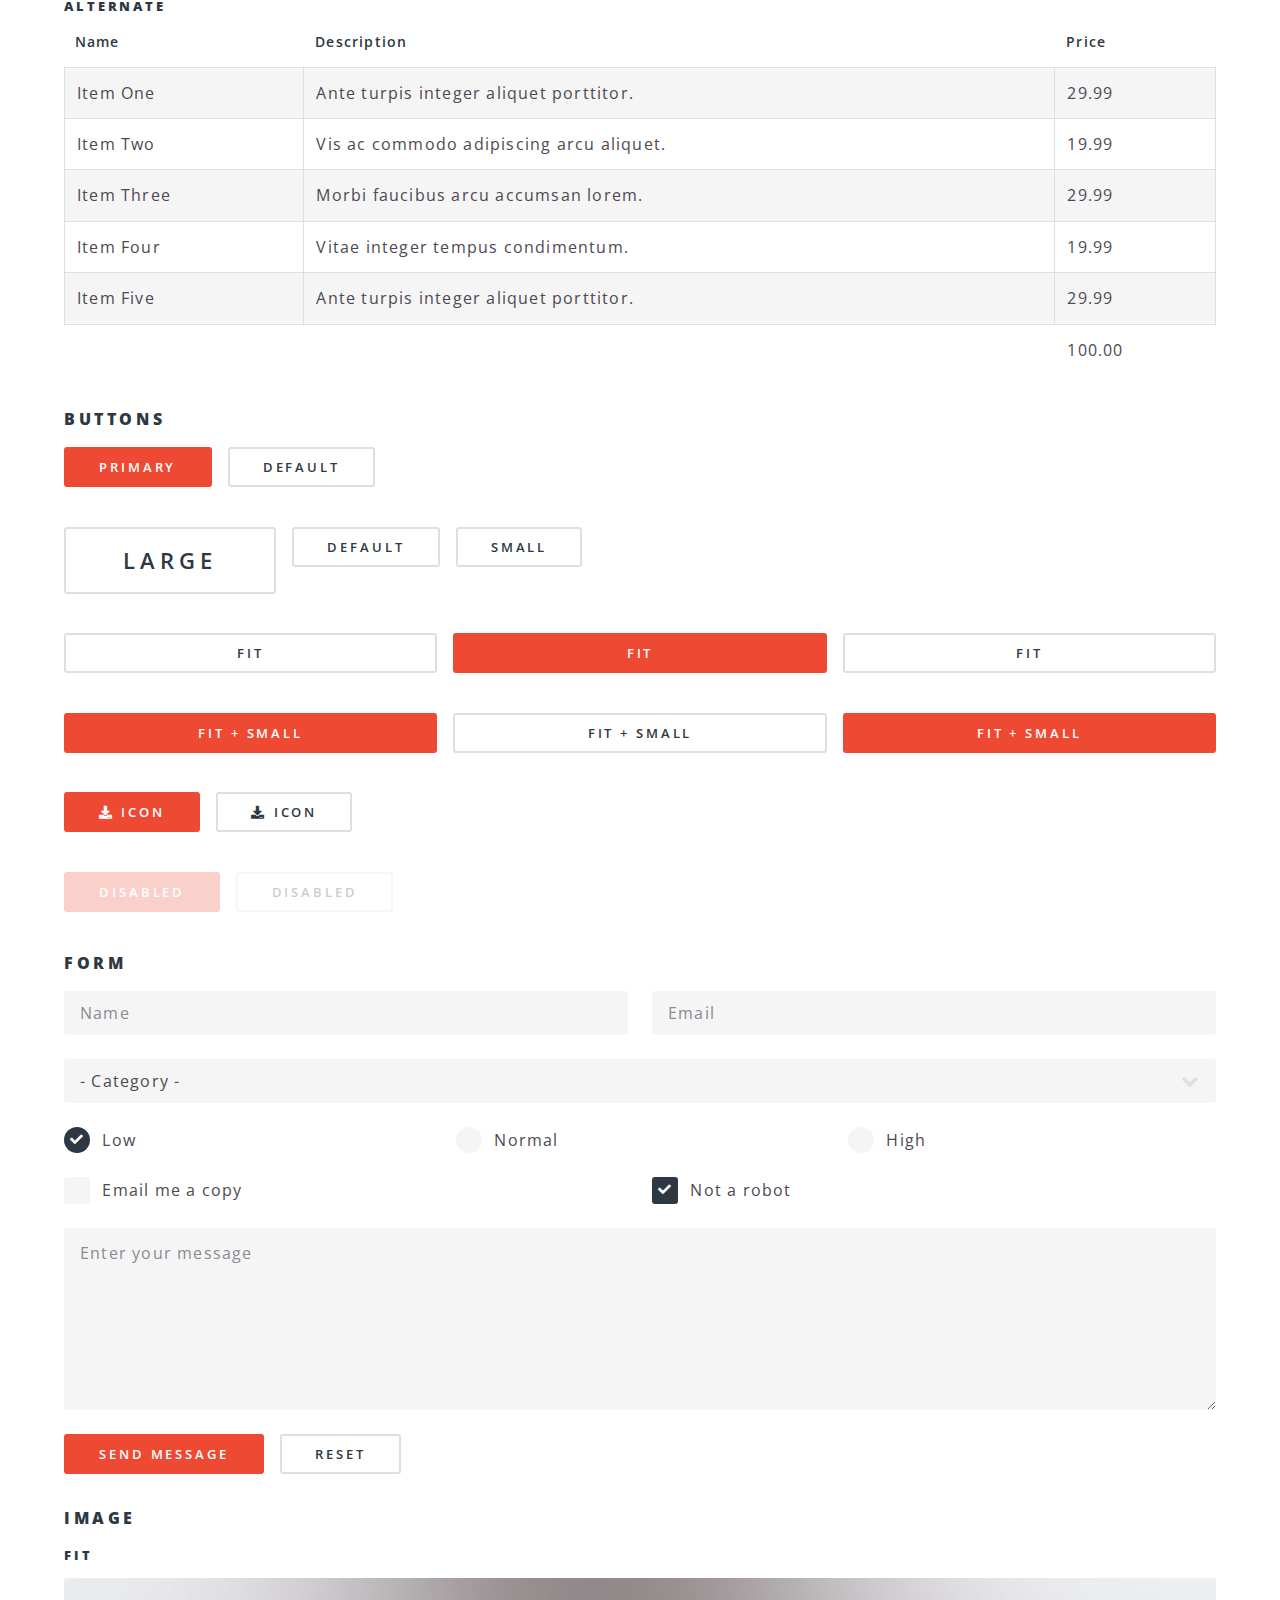
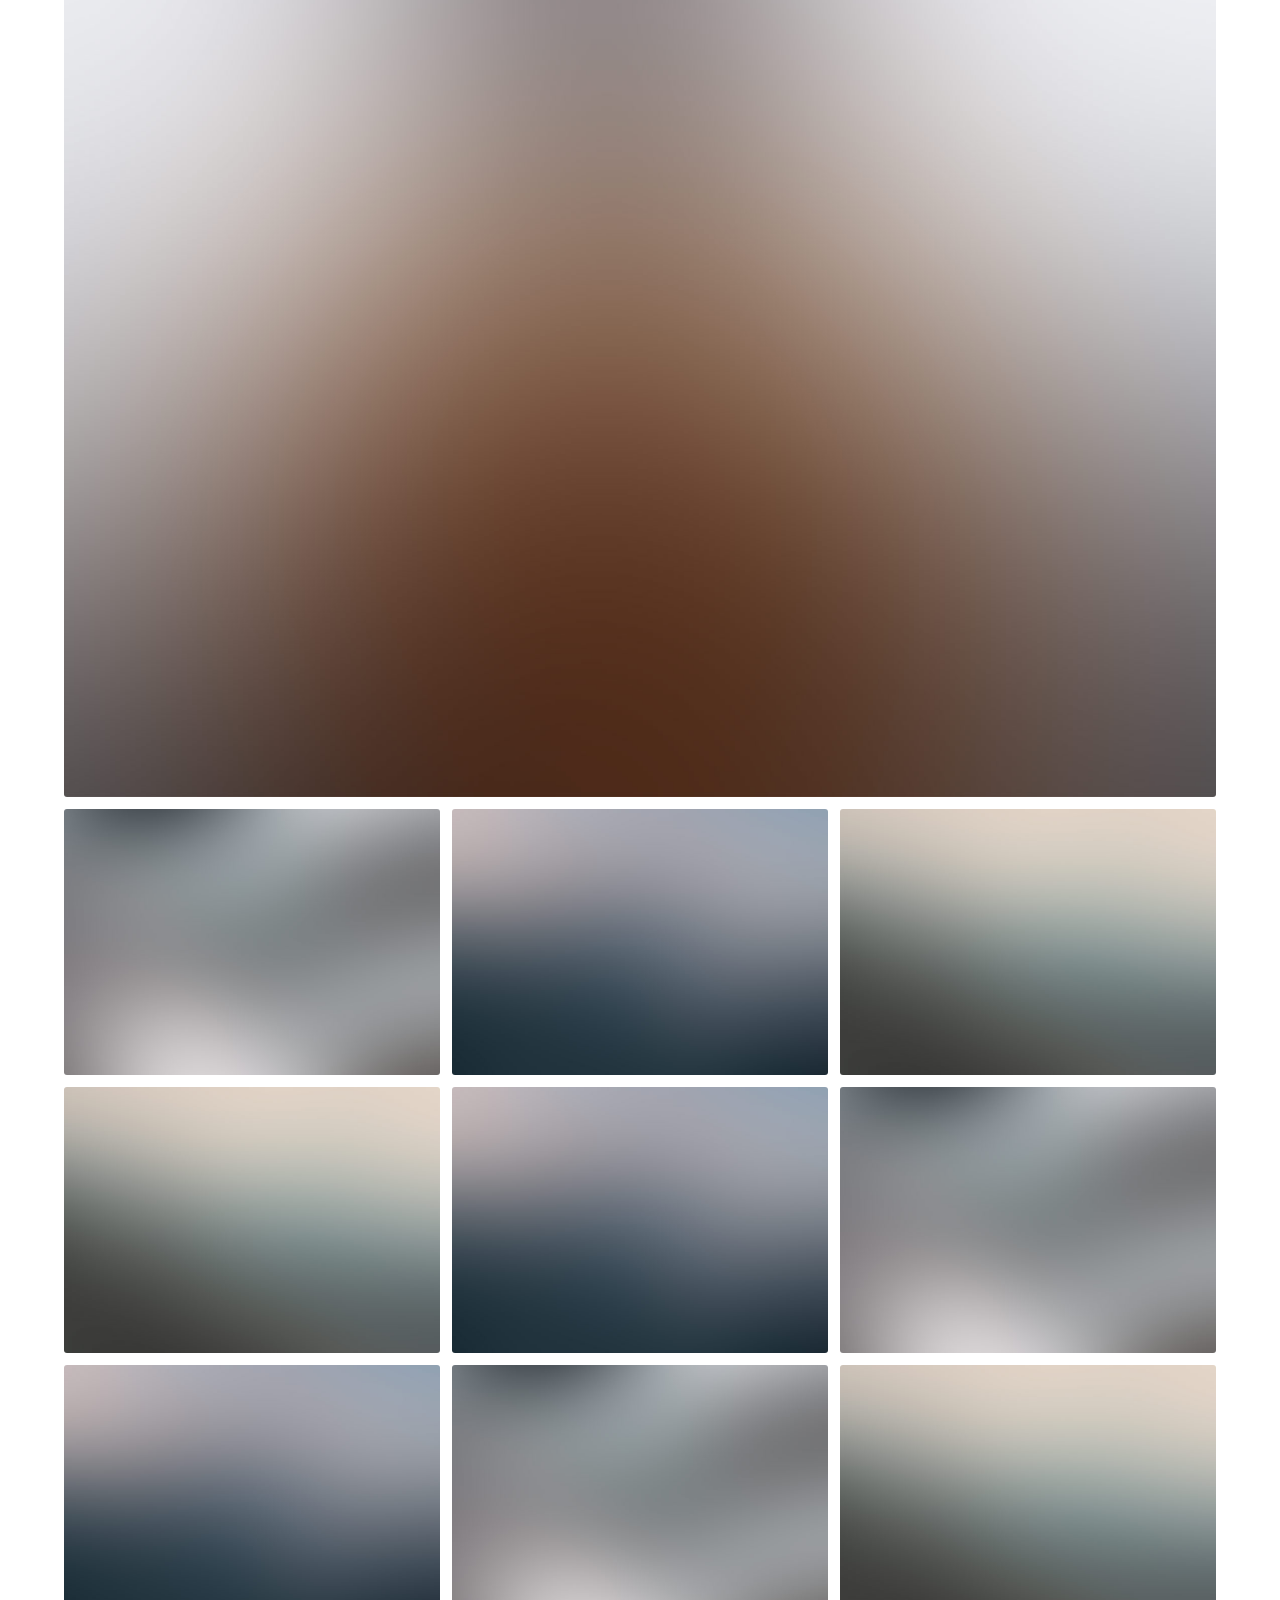
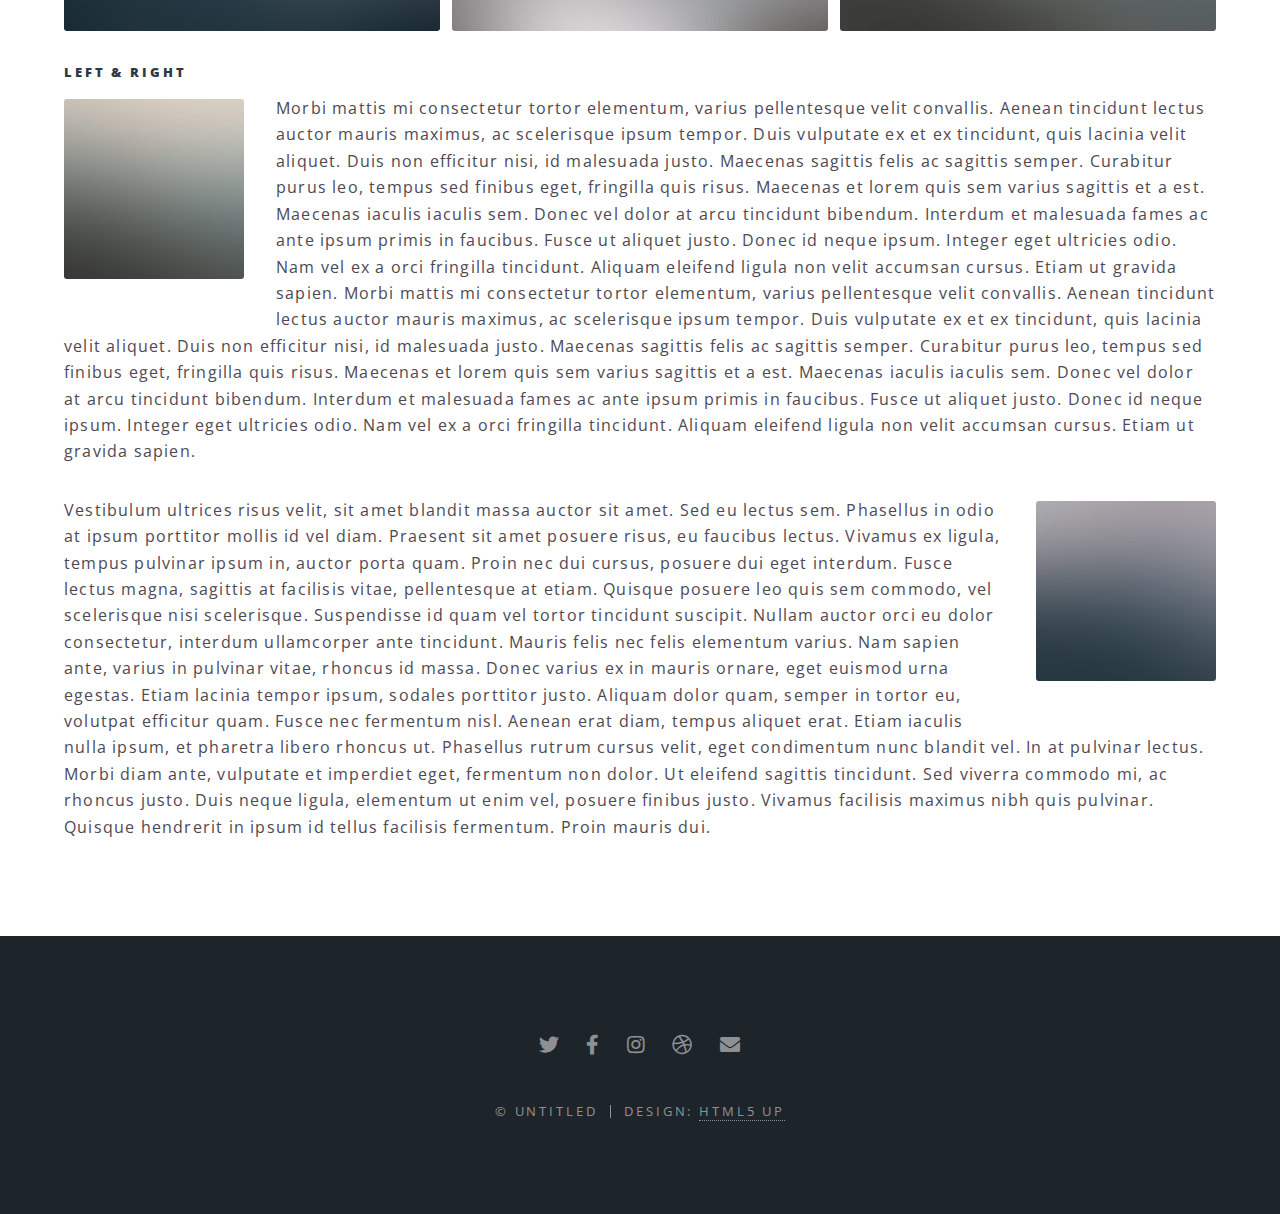
<file: elements.html>
<!DOCTYPE HTML>
<!--
	Spectral by HTML5 UP
	html5up.net | @ajlkn
	Free for personal and commercial use under the CCA 3.0 license (html5up.net/license)
-->
<html>
	<head>
		<title>Elements - Spectral by HTML5 UP</title>
		<meta charset="utf-8" />
		<meta name="viewport" content="width=device-width, initial-scale=1, user-scalable=no" />
		<link rel="stylesheet" href="assets/css/main.css" />
		<noscript><link rel="stylesheet" href="assets/css/noscript.css" /></noscript>
	</head>
	<body class="is-preload">

		<!-- Page Wrapper -->
			<div id="page-wrapper">

				<!-- Header -->
					<header id="header">
						<h1><a href="index.html">Spectral</a></h1>
						<nav id="nav">
							<ul>
								<li class="special">
									<a href="#menu" class="menuToggle"><span>Menu</span></a>
									<div id="menu">
										<ul>
											<li><a href="index.html">Home</a></li>
											<li><a href="generic.html">Generic</a></li>
											<li><a href="elements.html">Elements</a></li>
											<li><a href="#">Sign Up</a></li>
											<li><a href="#">Log In</a></li>
										</ul>
									</div>
								</li>
							</ul>
						</nav>
					</header>

				<!-- Main -->
					<article id="main">
						<header>
							<h2>Elements</h2>
							<p>Aliquam ut ex ut interdum donec amet imperdiet eleifend</p>
						</header>
						<section class="wrapper style5">
							<div class="inner">

								<section>
									<h4>Text</h4>
									<p>This is <b>bold</b> and this is <strong>strong</strong>. This is <i>italic</i> and this is <em>emphasized</em>.
									This is <sup>superscript</sup> text and this is <sub>subscript</sub> text.
									This is <u>underlined</u> and this is code: <code>for (;;) { ... }</code>. Finally, <a href="#">this is a link</a>.</p>
									<hr />
									<header>
										<h4>Heading with a Subtitle</h4>
										<p>Lorem ipsum dolor sit amet nullam id egestas urna aliquam</p>
									</header>
									<p>Nunc lacinia ante nunc ac lobortis. Interdum adipiscing gravida odio porttitor sem non mi integer non faucibus ornare mi ut ante amet placerat aliquet. Volutpat eu sed ante lacinia sapien lorem accumsan varius montes viverra nibh in adipiscing blandit tempus accumsan.</p>
									<header>
										<h5>Heading with a Subtitle</h5>
										<p>Lorem ipsum dolor sit amet nullam id egestas urna aliquam</p>
									</header>
									<p>Nunc lacinia ante nunc ac lobortis. Interdum adipiscing gravida odio porttitor sem non mi integer non faucibus ornare mi ut ante amet placerat aliquet. Volutpat eu sed ante lacinia sapien lorem accumsan varius montes viverra nibh in adipiscing blandit tempus accumsan.</p>
									<hr />
									<h2>Heading Level 2</h2>
									<h3>Heading Level 3</h3>
									<h4>Heading Level 4</h4>
									<h5>Heading Level 5</h5>
									<h6>Heading Level 6</h6>
									<hr />
									<h5>Blockquote</h5>
									<blockquote>Fringilla nisl. Donec accumsan interdum nisi, quis tincidunt felis sagittis eget tempus euismod. Vestibulum ante ipsum primis in faucibus vestibulum. Blandit adipiscing eu felis iaculis volutpat ac adipiscing accumsan faucibus. Vestibulum ante ipsum primis in faucibus lorem ipsum dolor sit amet nullam adipiscing eu felis.</blockquote>
									<h5>Preformatted</h5>
									<pre><code>i = 0;

while (!deck.isInOrder()) {
  print 'Iteration ' + i;
  deck.shuffle();
  i++;
}

print 'It took ' + i + ' iterations to sort the deck.';</code></pre>
								</section>

								<section>
									<h4>Lists</h4>
									<div class="row">
										<div class="col-6 col-12-medium">
											<h5>Unordered</h5>
											<ul>
												<li>Dolor pulvinar etiam.</li>
												<li>Sagittis adipiscing.</li>
												<li>Felis enim feugiat.</li>
											</ul>
											<h5>Alternate</h5>
											<ul class="alt">
												<li>Dolor pulvinar etiam.</li>
												<li>Sagittis adipiscing.</li>
												<li>Felis enim feugiat.</li>
											</ul>
										</div>
										<div class="col-6 col-12-medium">
											<h5>Ordered</h5>
											<ol>
												<li>Dolor pulvinar etiam.</li>
												<li>Etiam vel felis viverra.</li>
												<li>Felis enim feugiat.</li>
												<li>Dolor pulvinar etiam.</li>
												<li>Etiam vel felis lorem.</li>
												<li>Felis enim et feugiat.</li>
											</ol>
											<h5>Icons</h5>
											<ul class="icons">
												<li><a href="#" class="icon brands fa-twitter"><span class="label">Twitter</span></a></li>
												<li><a href="#" class="icon brands fa-facebook-f"><span class="label">Facebook</span></a></li>
												<li><a href="#" class="icon brands fa-instagram"><span class="label">Instagram</span></a></li>
												<li><a href="#" class="icon brands fa-github"><span class="label">Github</span></a></li>
											</ul>
										</div>
									</div>
									<h5>Actions</h5>
									<div class="row">
										<div class="col-6 col-12-medium">
											<ul class="actions">
												<li><a href="#" class="button primary">Default</a></li>
												<li><a href="#" class="button">Default</a></li>
											</ul>
											<ul class="actions small">
												<li><a href="#" class="button primary small">Small</a></li>
												<li><a href="#" class="button small">Small</a></li>
											</ul>
											<ul class="actions stacked">
												<li><a href="#" class="button primary">Default</a></li>
												<li><a href="#" class="button">Default</a></li>
											</ul>
											<ul class="actions stacked">
												<li><a href="#" class="button primary small">Small</a></li>
												<li><a href="#" class="button small">Small</a></li>
											</ul>
										</div>
										<div class="col-6 col-12-medium">
											<ul class="actions stacked">
												<li><a href="#" class="button primary fit">Default</a></li>
												<li><a href="#" class="button fit">Default</a></li>
											</ul>
											<ul class="actions stacked">
												<li><a href="#" class="button primary small fit">Small</a></li>
												<li><a href="#" class="button small fit">Small</a></li>
											</ul>
										</div>
									</div>
								</section>

								<section>
									<h4>Table</h4>
									<h5>Default</h5>
									<div class="table-wrapper">
										<table>
											<thead>
												<tr>
													<th>Name</th>
													<th>Description</th>
													<th>Price</th>
												</tr>
											</thead>
											<tbody>
												<tr>
													<td>Item One</td>
													<td>Ante turpis integer aliquet porttitor.</td>
													<td>29.99</td>
												</tr>
												<tr>
													<td>Item Two</td>
													<td>Vis ac commodo adipiscing arcu aliquet.</td>
													<td>19.99</td>
												</tr>
												<tr>
													<td>Item Three</td>
													<td> Morbi faucibus arcu accumsan lorem.</td>
													<td>29.99</td>
												</tr>
												<tr>
													<td>Item Four</td>
													<td>Vitae integer tempus condimentum.</td>
													<td>19.99</td>
												</tr>
												<tr>
													<td>Item Five</td>
													<td>Ante turpis integer aliquet porttitor.</td>
													<td>29.99</td>
												</tr>
											</tbody>
											<tfoot>
												<tr>
													<td colspan="2"></td>
													<td>100.00</td>
												</tr>
											</tfoot>
										</table>
									</div>

									<h5>Alternate</h5>
									<div class="table-wrapper">
										<table class="alt">
											<thead>
												<tr>
													<th>Name</th>
													<th>Description</th>
													<th>Price</th>
												</tr>
											</thead>
											<tbody>
												<tr>
													<td>Item One</td>
													<td>Ante turpis integer aliquet porttitor.</td>
													<td>29.99</td>
												</tr>
												<tr>
													<td>Item Two</td>
													<td>Vis ac commodo adipiscing arcu aliquet.</td>
													<td>19.99</td>
												</tr>
												<tr>
													<td>Item Three</td>
													<td> Morbi faucibus arcu accumsan lorem.</td>
													<td>29.99</td>
												</tr>
												<tr>
													<td>Item Four</td>
													<td>Vitae integer tempus condimentum.</td>
													<td>19.99</td>
												</tr>
												<tr>
													<td>Item Five</td>
													<td>Ante turpis integer aliquet porttitor.</td>
													<td>29.99</td>
												</tr>
											</tbody>
											<tfoot>
												<tr>
													<td colspan="2"></td>
													<td>100.00</td>
												</tr>
											</tfoot>
										</table>
									</div>
								</section>

								<section>
									<h4>Buttons</h4>
									<ul class="actions">
										<li><a href="#" class="button primary">Primary</a></li>
										<li><a href="#" class="button">Default</a></li>
									</ul>
									<ul class="actions">
										<li><a href="#" class="button large">Large</a></li>
										<li><a href="#" class="button">Default</a></li>
										<li><a href="#" class="button small">Small</a></li>
									</ul>
									<ul class="actions fit">
										<li><a href="#" class="button fit">Fit</a></li>
										<li><a href="#" class="button primary fit">Fit</a></li>
										<li><a href="#" class="button fit">Fit</a></li>
									</ul>
									<ul class="actions fit small">
										<li><a href="#" class="button primary fit small">Fit + Small</a></li>
										<li><a href="#" class="button fit small">Fit + Small</a></li>
										<li><a href="#" class="button primary fit small">Fit + Small</a></li>
									</ul>
									<ul class="actions">
										<li><a href="#" class="button primary icon solid fa-download">Icon</a></li>
										<li><a href="#" class="button icon solid fa-download">Icon</a></li>
									</ul>
									<ul class="actions">
										<li><span class="button primary disabled">Disabled</span></li>
										<li><span class="button disabled">Disabled</span></li>
									</ul>
								</section>

								<section>
									<h4>Form</h4>
									<form method="post" action="#">
										<div class="row gtr-uniform">
											<div class="col-6 col-12-xsmall">
												<input type="text" name="demo-name" id="demo-name" value="" placeholder="Name" />
											</div>
											<div class="col-6 col-12-xsmall">
												<input type="email" name="demo-email" id="demo-email" value="" placeholder="Email" />
											</div>
											<div class="col-12">
												<select name="demo-category" id="demo-category">
													<option value="">- Category -</option>
													<option value="1">Manufacturing</option>
													<option value="1">Shipping</option>
													<option value="1">Administration</option>
													<option value="1">Human Resources</option>
												</select>
											</div>
											<div class="col-4 col-12-small">
												<input type="radio" id="demo-priority-low" name="demo-priority" checked>
												<label for="demo-priority-low">Low</label>
											</div>
											<div class="col-4 col-12-small">
												<input type="radio" id="demo-priority-normal" name="demo-priority">
												<label for="demo-priority-normal">Normal</label>
											</div>
											<div class="col-4 col-12-small">
												<input type="radio" id="demo-priority-high" name="demo-priority">
												<label for="demo-priority-high">High</label>
											</div>
											<div class="col-6 col-12-small">
												<input type="checkbox" id="demo-copy" name="demo-copy">
												<label for="demo-copy">Email me a copy</label>
											</div>
											<div class="col-6 col-12-small">
												<input type="checkbox" id="demo-human" name="demo-human" checked>
												<label for="demo-human">Not a robot</label>
											</div>
											<div class="col-12">
												<textarea name="demo-message" id="demo-message" placeholder="Enter your message" rows="6"></textarea>
											</div>
											<div class="col-12">
												<ul class="actions">
													<li><input type="submit" value="Send Message" class="primary" /></li>
													<li><input type="reset" value="Reset" /></li>
												</ul>
											</div>
										</div>
									</form>
								</section>

								<section>
									<h4>Image</h4>
									<h5>Fit</h5>
									<div class="box alt">
										<div class="row gtr-50 gtr-uniform">
											<div class="col-12"><span class="image fit"><img src="images/banner.jpg" alt="" /></span></div>
											<div class="col-4"><span class="image fit"><img src="images/pic01.jpg" alt="" /></span></div>
											<div class="col-4"><span class="image fit"><img src="images/pic02.jpg" alt="" /></span></div>
											<div class="col-4"><span class="image fit"><img src="images/pic03.jpg" alt="" /></span></div>
											<div class="col-4"><span class="image fit"><img src="images/pic03.jpg" alt="" /></span></div>
											<div class="col-4"><span class="image fit"><img src="images/pic02.jpg" alt="" /></span></div>
											<div class="col-4"><span class="image fit"><img src="images/pic01.jpg" alt="" /></span></div>
											<div class="col-4"><span class="image fit"><img src="images/pic02.jpg" alt="" /></span></div>
											<div class="col-4"><span class="image fit"><img src="images/pic01.jpg" alt="" /></span></div>
											<div class="col-4"><span class="image fit"><img src="images/pic03.jpg" alt="" /></span></div>
										</div>
									</div>
									<h5>Left &amp; Right</h5>
									<p><span class="image left"><img src="images/pic04.jpg" alt="" /></span>Morbi mattis mi consectetur tortor elementum, varius pellentesque velit convallis. Aenean tincidunt lectus auctor mauris maximus, ac scelerisque ipsum tempor. Duis vulputate ex et ex tincidunt, quis lacinia velit aliquet. Duis non efficitur nisi, id malesuada justo. Maecenas sagittis felis ac sagittis semper. Curabitur purus leo, tempus sed finibus eget, fringilla quis risus. Maecenas et lorem quis sem varius sagittis et a est. Maecenas iaculis iaculis sem. Donec vel dolor at arcu tincidunt bibendum. Interdum et malesuada fames ac ante ipsum primis in faucibus. Fusce ut aliquet justo. Donec id neque ipsum. Integer eget ultricies odio. Nam vel ex a orci fringilla tincidunt. Aliquam eleifend ligula non velit accumsan cursus. Etiam ut gravida sapien. Morbi mattis mi consectetur tortor elementum, varius pellentesque velit convallis. Aenean tincidunt lectus auctor mauris maximus, ac scelerisque ipsum tempor. Duis vulputate ex et ex tincidunt, quis lacinia velit aliquet. Duis non efficitur nisi, id malesuada justo. Maecenas sagittis felis ac sagittis semper. Curabitur purus leo, tempus sed finibus eget, fringilla quis risus. Maecenas et lorem quis sem varius sagittis et a est. Maecenas iaculis iaculis sem. Donec vel dolor at arcu tincidunt bibendum. Interdum et malesuada fames ac ante ipsum primis in faucibus. Fusce ut aliquet justo. Donec id neque ipsum. Integer eget ultricies odio. Nam vel ex a orci fringilla tincidunt. Aliquam eleifend ligula non velit accumsan cursus. Etiam ut gravida sapien.</p>
									<p><span class="image right"><img src="images/pic05.jpg" alt="" /></span>Vestibulum ultrices risus velit, sit amet blandit massa auctor sit amet. Sed eu lectus sem. Phasellus in odio at ipsum porttitor mollis id vel diam. Praesent sit amet posuere risus, eu faucibus lectus. Vivamus ex ligula, tempus pulvinar ipsum in, auctor porta quam. Proin nec dui cursus, posuere dui eget interdum. Fusce lectus magna, sagittis at facilisis vitae, pellentesque at etiam. Quisque posuere leo quis sem commodo, vel scelerisque nisi scelerisque. Suspendisse id quam vel tortor tincidunt suscipit. Nullam auctor orci eu dolor consectetur, interdum ullamcorper ante tincidunt. Mauris felis nec felis elementum varius. Nam sapien ante, varius in pulvinar vitae, rhoncus id massa. Donec varius ex in mauris ornare, eget euismod urna egestas. Etiam lacinia tempor ipsum, sodales porttitor justo. Aliquam dolor quam, semper in tortor eu, volutpat efficitur quam. Fusce nec fermentum nisl. Aenean erat diam, tempus aliquet erat. Etiam iaculis nulla ipsum, et pharetra libero rhoncus ut. Phasellus rutrum cursus velit, eget condimentum nunc blandit vel. In at pulvinar lectus. Morbi diam ante, vulputate et imperdiet eget, fermentum non dolor. Ut eleifend sagittis tincidunt. Sed viverra commodo mi, ac rhoncus justo. Duis neque ligula, elementum ut enim vel, posuere finibus justo. Vivamus facilisis maximus nibh quis pulvinar. Quisque hendrerit in ipsum id tellus facilisis fermentum. Proin mauris dui.</p>
								</section>

							</div>
						</section>
					</article>

				<!-- Footer -->
					<footer id="footer">
						<ul class="icons">
							<li><a href="#" class="icon brands fa-twitter"><span class="label">Twitter</span></a></li>
							<li><a href="#" class="icon brands fa-facebook-f"><span class="label">Facebook</span></a></li>
							<li><a href="#" class="icon brands fa-instagram"><span class="label">Instagram</span></a></li>
							<li><a href="#" class="icon brands fa-dribbble"><span class="label">Dribbble</span></a></li>
							<li><a href="#" class="icon solid fa-envelope"><span class="label">Email</span></a></li>
						</ul>
						<ul class="copyright">
							<li>&copy; Untitled</li><li>Design: <a href="http://html5up.net">HTML5 UP</a></li>
						</ul>
					</footer>

			</div>

		<!-- Scripts -->
			<script src="assets/js/jquery.min.js"></script>
			<script src="assets/js/jquery.scrollex.min.js"></script>
			<script src="assets/js/jquery.scrolly.min.js"></script>
			<script src="assets/js/browser.min.js"></script>
			<script src="assets/js/breakpoints.min.js"></script>
			<script src="assets/js/util.js"></script>
			<script src="assets/js/main.js"></script>

	</body>
</html>
</file>
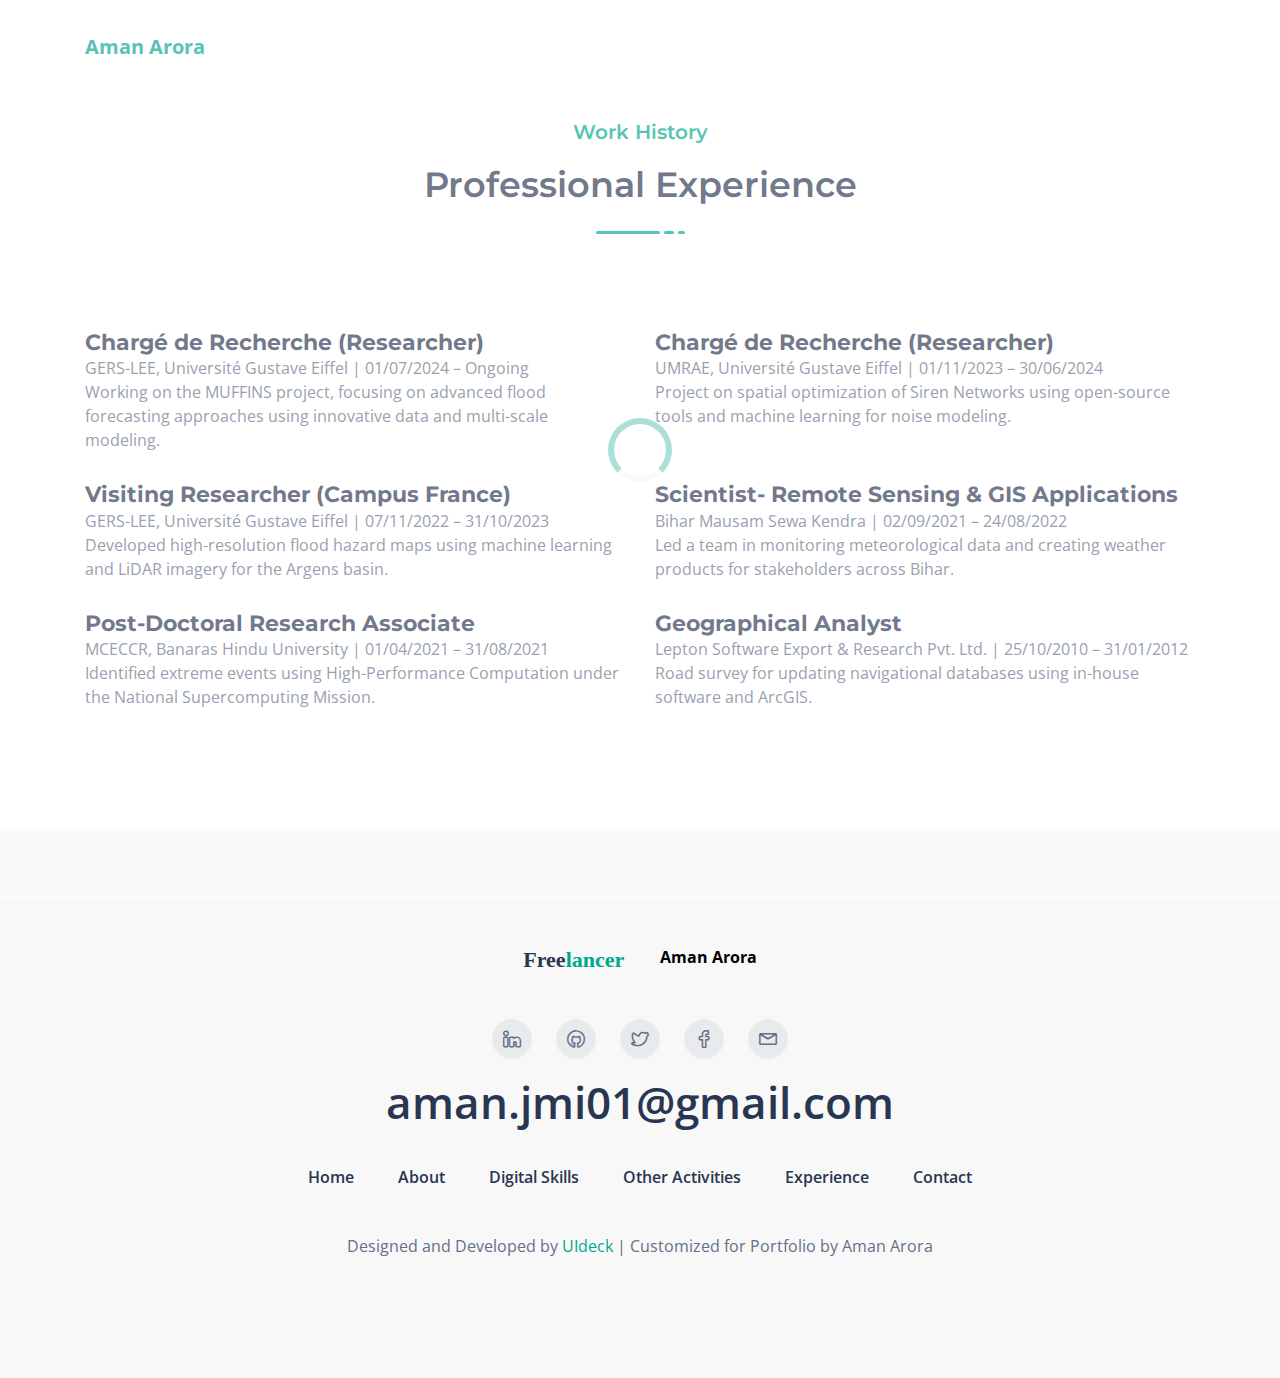
<file: experience.html>
<!doctype html>
<html class="no-js" lang="en">

<head>
    <meta charset="utf-8">
    <title>Experience - Aman Arora - Portfolio</title>
    <meta name="description" content="Professional Experience of Aman Arora">
    <meta name="viewport" content="width=device-width, initial-scale=1">
    <link rel="shortcut icon" href="assets/images/favicon.png" type="image/png">
    <link rel="stylesheet" href="assets/css/animate.css">
    <link rel="stylesheet" href="assets/css/lineicons.css">
    <link rel="stylesheet" href="assets/css/bootstrap.min.css">
    <link rel="stylesheet" href="assets/css/default.css">
    <link rel="stylesheet" href="assets/css/style.css">
</head>

<body>
    <div class="preloader">
        <div class="loader">
            <div class="ytp-spinner">
                <div class="ytp-spinner-container">
                    <div class="ytp-spinner-rotator">
                        <div class="ytp-spinner-left">
                            <div class="ytp-spinner-circle"></div>
                        </div>
                        <div class="ytp-spinner-right">
                            <div class="ytp-spinner-circle"></div>
                        </div>
                    </div>
                </div>
            </div>
        </div>
    </div>

    <section class="header_area">
        <div class="header_navbar">
            <div class="container">
                <div class="row">
                    <div class="col-lg-12">
                        <nav class="navbar navbar-expand-lg">
                            <a class="navbar-brand" href="index.html">
                                <span style="font-weight: bold;">Aman Arora</span>
                            </a>
                            <button class="navbar-toggler" type="button" data-toggle="collapse" data-target="#navbarSupportedContent" aria-controls="navbarSupportedContent" aria-expanded="false" aria-label="Toggle navigation">
                                <span class="toggler-icon"></span>
                                <span class="toggler-icon"></span>
                                <span class="toggler-icon"></span>
                            </button>

                            <div class="collapse navbar-collapse sub-menu-bar" id="navbarSupportedContent">
                                <ul id="nav" class="navbar-nav ml-auto">
                                    <li class="nav-item">
                                        <a class="page-scroll" href="index.html#home">Home<span></span></a>
                                    </li>
                                    <li class="nav-item">
                                        <a class="page-scroll" href="index.html#about">About<span></span></a>
                                    </li>
                                    <li class="nav-item">
                                        <a href="digital-skills.html">Digital Skills<span></span></a>
                                    </li>
                                    <li class="nav-item">
                                        <a href="other-activities.html">Other Activities<span></span></a>
                                    </li>
                                    <li class="nav-item active">
                                        <a href="experience.html">Experience<span></span></a>
                                    </li>
                                    <li class="nav-item">
                                        <a class="page-scroll" href="index.html#contact">Contact<span></span></a>
                                    </li>
                                </ul>
                            </div>
                        </nav>
                    </div>
                </div>
            </div>
        </div>
    </section>


    <section id="experience" class="work_area pt-120 pb-120">
        <div class="container">
            <div class="row justify-content-center">
                <div class="col-lg-6">
                    <div class="section_title text-center pb-60">
                        <h5 class="sub_title">Work History</h5>
                        <h3 class="main_title">Professional Experience</h3>
                        <ul class="line">
                            <li></li>
                            <li></li>
                            <li></li>
                        </ul>
                    </div>
                </div>
            </div>
            <div class="row">
                <div class="col-lg-6">
                    <div class="single_work mt-30 wow fadeInUp" data-wow-duration="1.3s" data-wow-delay="0.2s">
                        <div class="work_content">
                            <h4>Chargé de Recherche (Researcher)</h4>
                            <span>GERS-LEE, Université Gustave Eiffel | 01/07/2024 – Ongoing</span>
                            <p>Working on the MUFFINS project, focusing on advanced flood forecasting approaches using innovative data and multi-scale modeling.</p>
                        </div>
                    </div>
                </div>
                <div class="col-lg-6">
                    <div class="single_work mt-30 wow fadeInUp" data-wow-duration="1.3s" data-wow-delay="0.4s">
                        <div class="work_content">
                            <h4>Chargé de Recherche (Researcher)</h4>
                            <span>UMRAE, Université Gustave Eiffel | 01/11/2023 – 30/06/2024</span>
                            <p>Project on spatial optimization of Siren Networks using open-source tools and machine learning for noise modeling.</p>
                        </div>
                    </div>
                </div>
                <div class="col-lg-6">
                    <div class="single_work mt-30 wow fadeInUp" data-wow-duration="1.3s" data-wow-delay="0.6s">
                        <div class="work_content">
                            <h4>Visiting Researcher (Campus France)</h4>
                            <span>GERS-LEE, Université Gustave Eiffel | 07/11/2022 – 31/10/2023</span>
                            <p>Developed high-resolution flood hazard maps using machine learning and LiDAR imagery for the Argens basin.</p>
                        </div>
                    </div>
                </div>
                <div class="col-lg-6">
                    <div class="single_work mt-30 wow fadeInUp" data-wow-duration="1.3s" data-wow-delay="0.8s">
                        <div class="work_content">
                            <h4>Scientist- Remote Sensing & GIS Applications</h4>
                            <span>Bihar Mausam Sewa Kendra | 02/09/2021 – 24/08/2022</span>
                            <p>Led a team in monitoring meteorological data and creating weather products for stakeholders across Bihar.</p>
                        </div>
                    </div>
                </div>
                <div class="col-lg-6">
                    <div class="single_work mt-30 wow fadeInUp" data-wow-duration="1.3s" data-wow-delay="1s">
                        <div class="work_content">
                            <h4>Post-Doctoral Research Associate</h4>
                            <span>MCECCR, Banaras Hindu University | 01/04/2021 – 31/08/2021</span>
                            <p>Identified extreme events using High-Performance Computation under the National Supercomputing Mission.</p>
                        </div>
                    </div>
                </div>
                <div class="col-lg-6">
                    <div class="single_work mt-30 wow fadeInUp" data-wow-duration="1.3s" data-wow-delay="1.2s">
                        <div class="work_content">
                            <h4>Geographical Analyst</h4>
                            <span>Lepton Software Export & Research Pvt. Ltd. | 25/10/2010 – 31/01/2012</span>
                            <p>Road survey for updating navigational databases using in-house software and ArcGIS.</p>
                        </div>
                    </div>
                </div>
            </div>
        </div>
    </section>


    <section id="contact" class="call_to_action_area">
    </section>

    <footer id="footer" class="footer_area gray-bg pt-115 pb-120">
        <div class="container">
            <div class="row">
                <div class="col-lg-12">
                    <div class="footer_content text-center">
                        <a href="index.html">
                            <img src="assets/images/logo.svg" alt="Logo"> <span style="font-weight: bold; color: #000; margin-left: 10px;">Aman Arora</span>
                        </a>
                        <ul class="footer_social">
                            <li><a href="#"><i class="lni lni-linkedin"></i></a></li>
                            <li><a href="#"><i class="lni lni-github"></i></a></li>
                            <li><a href="#"><i class="lni lni-twitter"></i></a></li>
                            <li><a href="#"><i class="lni lni-facebook"></i></a></li>
                            <li><a href="mailto:aman.jmi01@gmail.com"><i class="lni lni-envelope"></i></a></li>
                        </ul>
                        <span class="email">aman.jmi01@gmail.com</span>
                        <ul class="footer_menu">
                            <li><a href="index.html#home">Home</a></li>
                            <li><a href="#about">About</a></li>
                            <li><a href="digital-skills.html">Digital Skills</a></li>
                            <li><a href="other-activities.html">Other Activities</a></li>
                            <li><a href="experience.html">Experience</a></li>
                            <li><a href="index.html#contact">Contact</a></li>
                        </ul>
                        <p class="credit pt-45">Designed and Developed by <a href="https://uideck.com/" rel="nofollow">UIdeck</a> | Customized for Portfolio by Aman Arora</p>
                    </div>
                </div>
            </div>
        </div>
    </footer>

    <script src="assets/js/vendor/jquery-1.12.4.min.js"></script>
    <script src="assets/js/vendor/modernizr-3.7.1.min.js"></script>
    <script src="assets/js/popper.min.js"></script>
    <script src="assets/js/bootstrap.min.js"></script>
    <script src="assets/js/jquery.appear.min.js"></script>
    <script src="assets/js/jquery.easing.min.js"></script>
    <script src="assets/js/scrolling-nav.js"></script>
    <script src="assets/js/main.js"></script>

</body>

</html>
</file>
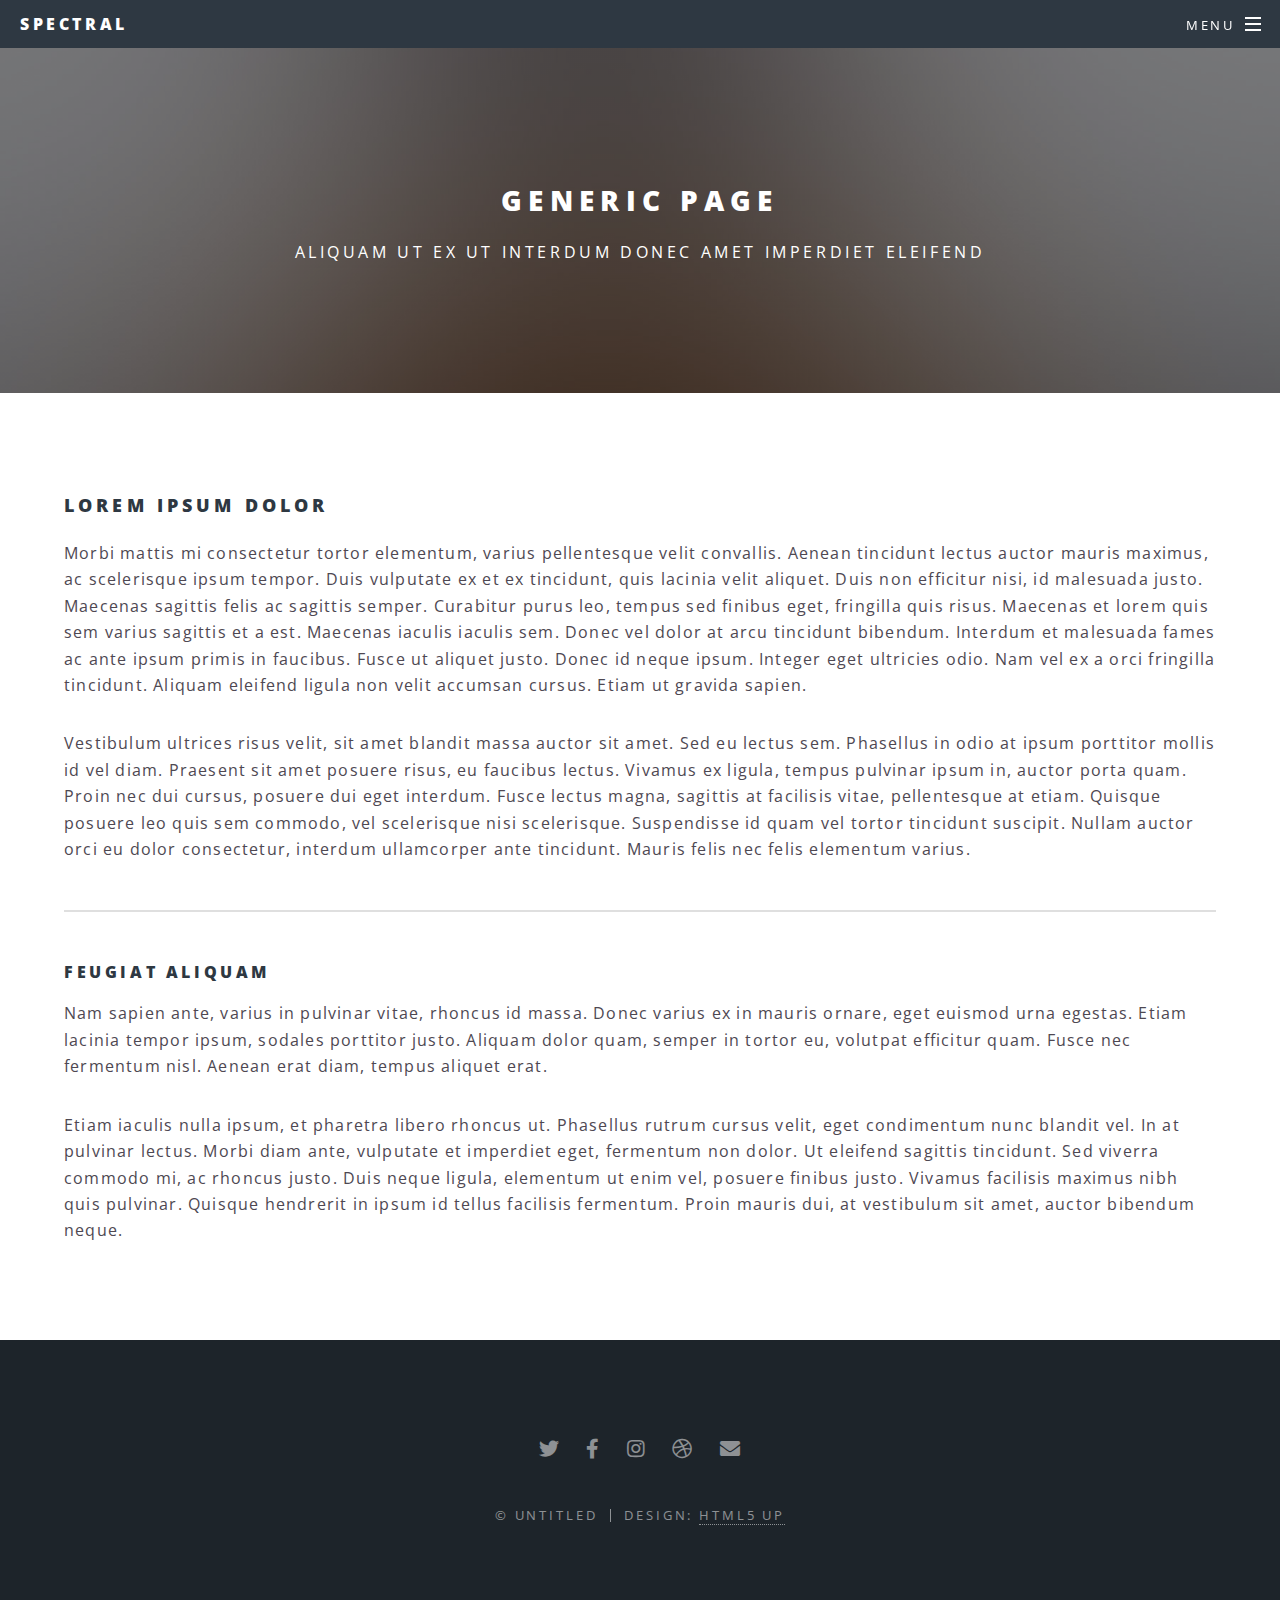
<file: generic.html>
<!DOCTYPE HTML>
<!--
	Spectral by HTML5 UP
	html5up.net | @ajlkn
	Free for personal and commercial use under the CCA 3.0 license (html5up.net/license)
-->
<html>
	<head>
		<title>Generic - Spectral by HTML5 UP</title>
		<meta charset="utf-8" />
		<meta name="viewport" content="width=device-width, initial-scale=1, user-scalable=no" />
		<link rel="stylesheet" href="assets/css/main.css" />
		<noscript><link rel="stylesheet" href="assets/css/noscript.css" /></noscript>
	</head>
	<body class="is-preload">

		<!-- Page Wrapper -->
			<div id="page-wrapper">

				<!-- Header -->
					<header id="header">
						<h1><a href="index.html">Spectral</a></h1>
						<nav id="nav">
							<ul>
								<li class="special">
									<a href="#menu" class="menuToggle"><span>Menu</span></a>
									<div id="menu">
										<ul>
											<li><a href="index.html">Home</a></li>
											<li><a href="generic.html">Generic</a></li>
											<li><a href="elements.html">Elements</a></li>
											<li><a href="#">Sign Up</a></li>
											<li><a href="#">Log In</a></li>
										</ul>
									</div>
								</li>
							</ul>
						</nav>
					</header>

				<!-- Main -->
					<article id="main">
						<header>
							<h2>Generic Page</h2>
							<p>Aliquam ut ex ut interdum donec amet imperdiet eleifend</p>
						</header>
						<section class="wrapper style5">
							<div class="inner">

								<h3>Lorem ipsum dolor</h3>
								<p>Morbi mattis mi consectetur tortor elementum, varius pellentesque velit convallis. Aenean tincidunt lectus auctor mauris maximus, ac scelerisque ipsum tempor. Duis vulputate ex et ex tincidunt, quis lacinia velit aliquet. Duis non efficitur nisi, id malesuada justo. Maecenas sagittis felis ac sagittis semper. Curabitur purus leo, tempus sed finibus eget, fringilla quis risus. Maecenas et lorem quis sem varius sagittis et a est. Maecenas iaculis iaculis sem. Donec vel dolor at arcu tincidunt bibendum. Interdum et malesuada fames ac ante ipsum primis in faucibus. Fusce ut aliquet justo. Donec id neque ipsum. Integer eget ultricies odio. Nam vel ex a orci fringilla tincidunt. Aliquam eleifend ligula non velit accumsan cursus. Etiam ut gravida sapien.</p>

								<p>Vestibulum ultrices risus velit, sit amet blandit massa auctor sit amet. Sed eu lectus sem. Phasellus in odio at ipsum porttitor mollis id vel diam. Praesent sit amet posuere risus, eu faucibus lectus. Vivamus ex ligula, tempus pulvinar ipsum in, auctor porta quam. Proin nec dui cursus, posuere dui eget interdum. Fusce lectus magna, sagittis at facilisis vitae, pellentesque at etiam. Quisque posuere leo quis sem commodo, vel scelerisque nisi scelerisque. Suspendisse id quam vel tortor tincidunt suscipit. Nullam auctor orci eu dolor consectetur, interdum ullamcorper ante tincidunt. Mauris felis nec felis elementum varius.</p>

								<hr />

								<h4>Feugiat aliquam</h4>
								<p>Nam sapien ante, varius in pulvinar vitae, rhoncus id massa. Donec varius ex in mauris ornare, eget euismod urna egestas. Etiam lacinia tempor ipsum, sodales porttitor justo. Aliquam dolor quam, semper in tortor eu, volutpat efficitur quam. Fusce nec fermentum nisl. Aenean erat diam, tempus aliquet erat.</p>

								<p>Etiam iaculis nulla ipsum, et pharetra libero rhoncus ut. Phasellus rutrum cursus velit, eget condimentum nunc blandit vel. In at pulvinar lectus. Morbi diam ante, vulputate et imperdiet eget, fermentum non dolor. Ut eleifend sagittis tincidunt. Sed viverra commodo mi, ac rhoncus justo. Duis neque ligula, elementum ut enim vel, posuere finibus justo. Vivamus facilisis maximus nibh quis pulvinar. Quisque hendrerit in ipsum id tellus facilisis fermentum. Proin mauris dui, at vestibulum sit amet, auctor bibendum neque.</p>

							</div>
						</section>
					</article>

				<!-- Footer -->
					<footer id="footer">
						<ul class="icons">
							<li><a href="#" class="icon brands fa-twitter"><span class="label">Twitter</span></a></li>
							<li><a href="#" class="icon brands fa-facebook-f"><span class="label">Facebook</span></a></li>
							<li><a href="#" class="icon brands fa-instagram"><span class="label">Instagram</span></a></li>
							<li><a href="#" class="icon brands fa-dribbble"><span class="label">Dribbble</span></a></li>
							<li><a href="#" class="icon solid fa-envelope"><span class="label">Email</span></a></li>
						</ul>
						<ul class="copyright">
							<li>&copy; Untitled</li><li>Design: <a href="http://html5up.net">HTML5 UP</a></li>
						</ul>
					</footer>

			</div>

		<!-- Scripts -->
			<script src="assets/js/jquery.min.js"></script>
			<script src="assets/js/jquery.scrollex.min.js"></script>
			<script src="assets/js/jquery.scrolly.min.js"></script>
			<script src="assets/js/browser.min.js"></script>
			<script src="assets/js/breakpoints.min.js"></script>
			<script src="assets/js/util.js"></script>
			<script src="assets/js/main.js"></script>

	</body>
</html>
</file>
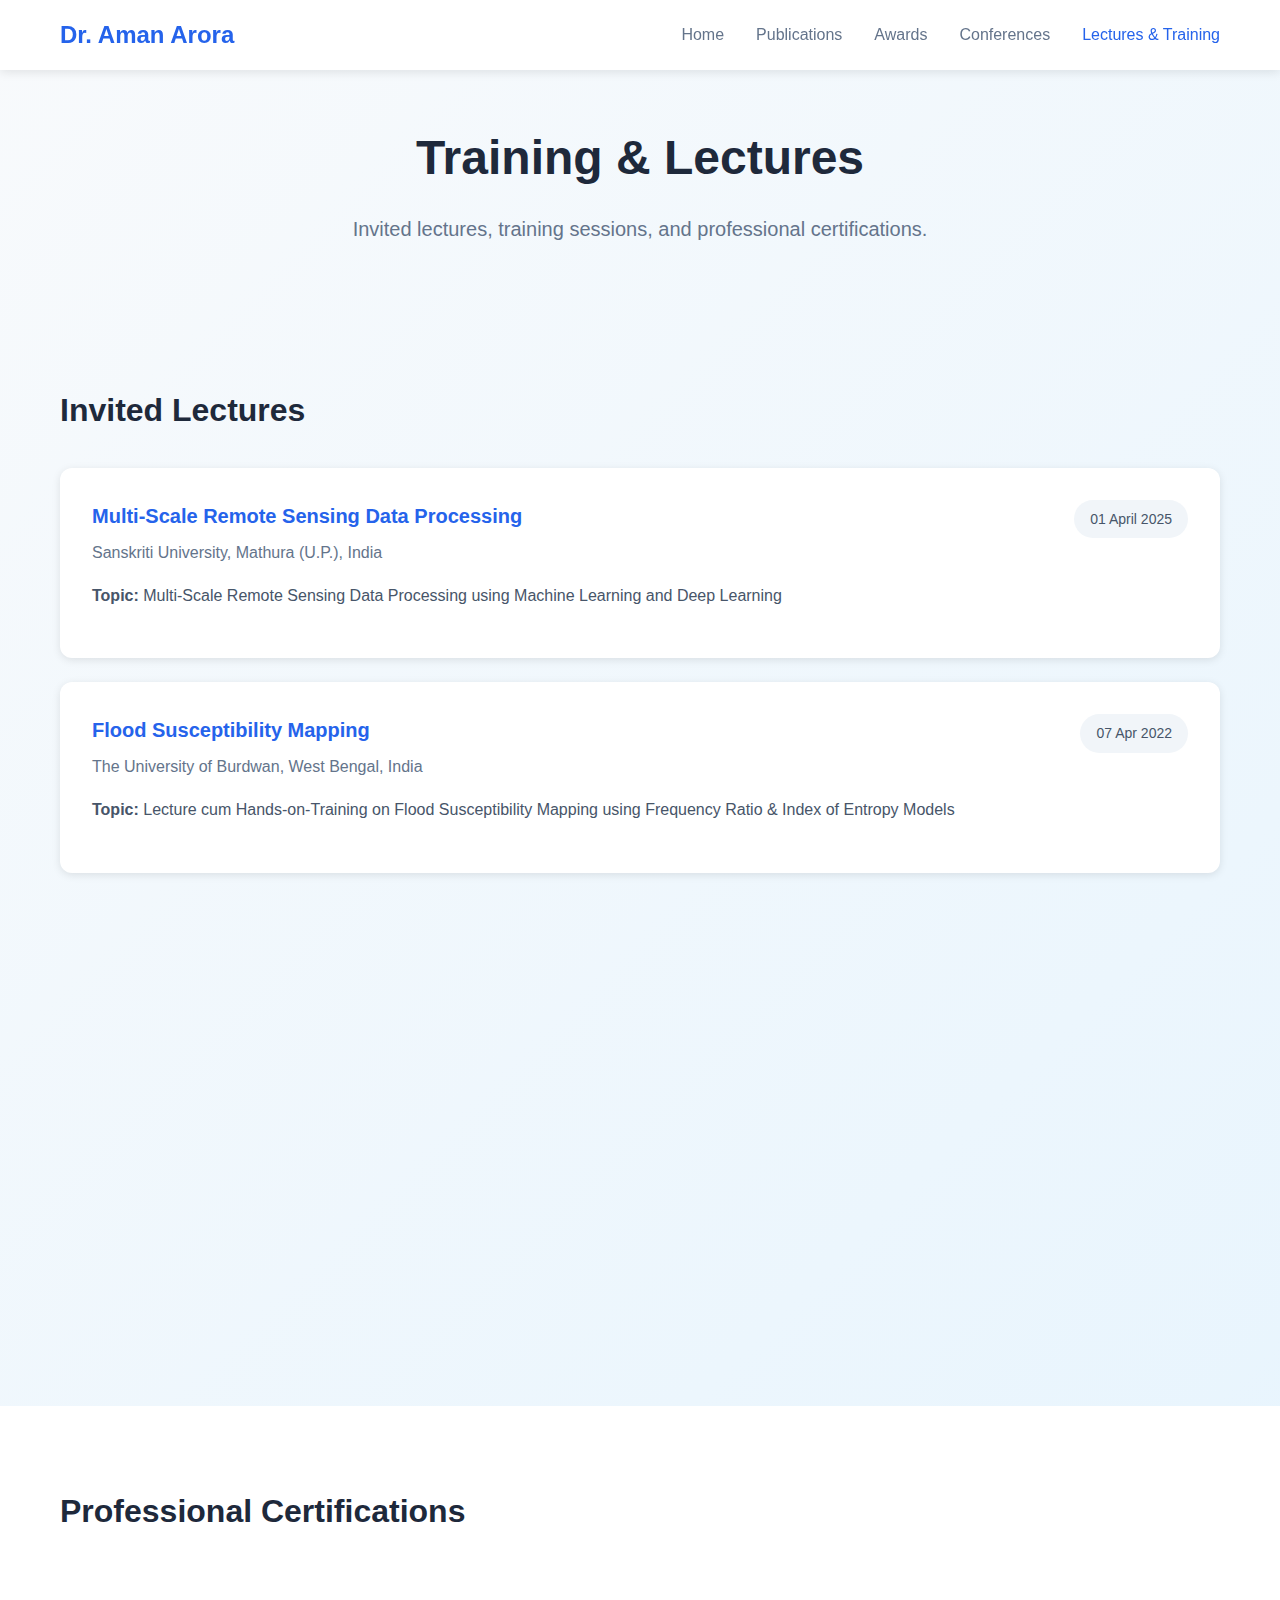
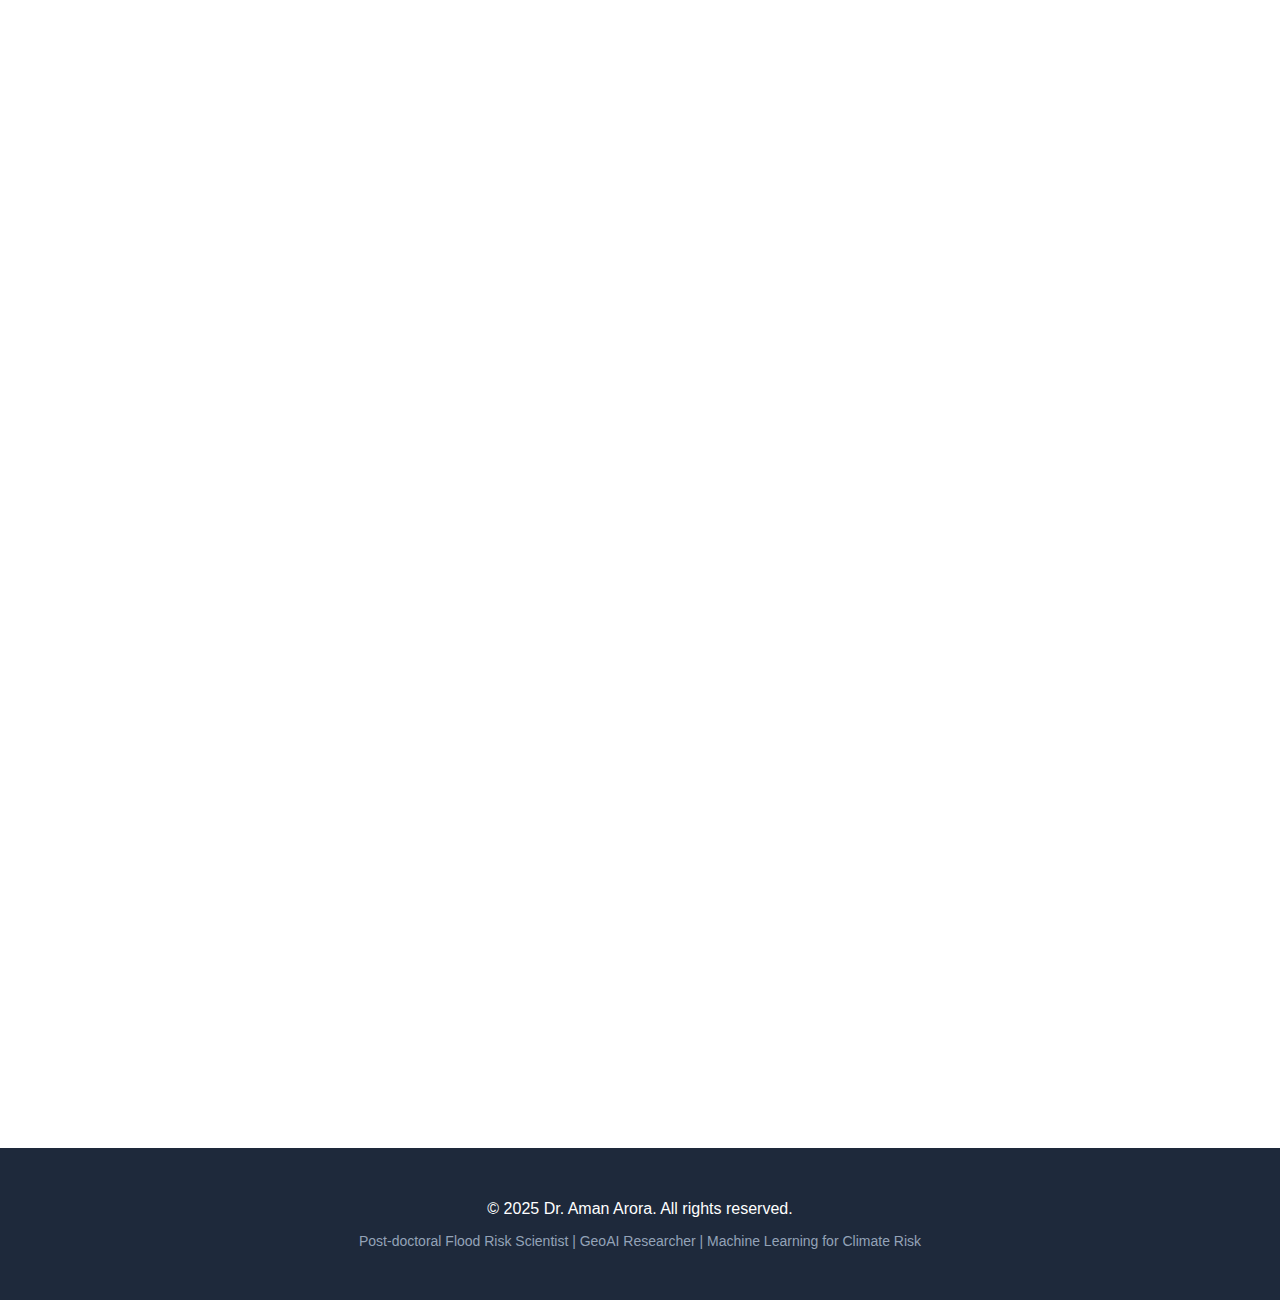
<file: lectures_training.html>
<!DOCTYPE html>
<html lang="en">
<head>
    <meta charset="UTF-8">
    <meta name="viewport" content="width=device-width, initial-scale=1.0">
    <title> Lectures & Training - Dr. Aman Arora</title>
    <link rel="icon" type="image/x-icon" href="favicon.ico">
    <link rel="stylesheet" href="styles.css">
</head>
<body>
    <!-- Navigation -->
    <nav class="navbar">
        <div class="container">
            <a href="index.html" class="logo">Dr. Aman Arora</a>
            <button class="mobile-menu-btn" id="mobileMenuBtn">☰</button>
            <ul class="nav-links" id="navLinks">
                <li><a href="index.html">Home</a></li>
                <li><a href="publications.html">Publications</a></li>
                <li><a href="awards.html">Awards</a></li>
                <li><a href="conferences.html" >Conferences</a></li>
                <li><a href="lectures_training.html"class="active">Lectures & Training</a></li>
            </ul>
        </div>
    </nav>

    <!-- Page Header -->
    <section class="page-header">
        <div class="container">
            <h1>Training & Lectures</h1>
            <p>Invited lectures, training sessions, and professional certifications.</p>
        </div>
    </section>

    <!-- Invited Lectures Section -->
    <section class="section">
        <div class="container">
            <h2 class="subsection-title">Invited Lectures</h2>
            
            <div class="card">
                <div class="card-header">
                    <div>
                        <h3>Multi-Scale Remote Sensing Data Processing</h3>
                        <p class="card-subtitle">Sanskriti University, Mathura (U.P.), India</p>
                    </div>
                    <span class="period-badge">01 April 2025</span>
                </div>
                <div class="card-content">
                    <p><strong>Topic:</strong> Multi-Scale Remote Sensing Data Processing using Machine Learning and Deep Learning</p>
                </div>
            </div>

            <div class="card">
                <div class="card-header">
                    <div>
                        <h3>Flood Susceptibility Mapping</h3>
                        <p class="card-subtitle">The University of Burdwan, West Bengal, India</p>
                    </div>
                    <span class="period-badge">07 Apr 2022</span>
                </div>
                <div class="card-content">
                    <p><strong>Topic:</strong> Lecture cum Hands-on-Training on Flood Susceptibility Mapping using Frequency Ratio & Index of Entropy Models</p>
                </div>
            </div>

            <div class="card">
                <div class="card-header">
                    <div>
                        <h3>RS & GIS in Flood Mapping</h3>
                        <p class="card-subtitle">Department of Geography, Gauhati University, Assam, India</p>
                    </div>
                    <span class="period-badge">06 Oct 2021</span>
                </div>
                <div class="card-content">
                    <p><strong>Topic:</strong> Application of RS & GIS in Flood mapping and Risk Assessment and Analysis</p>
                </div>
            </div>

            <div class="card">
                <div class="card-header">
                    <div>
                        <h3>Hazard Susceptibility Mapping</h3>
                        <p class="card-subtitle">K.D. College of Commerce and General Studies, West Bengal, India</p>
                    </div>
                    <span class="period-badge">21 Sept 2020</span>
                </div>
                <div class="card-content">
                    <p><strong>Topic:</strong> Hazard Susceptibility Mapping Analysis using Geospatial Technology and Advanced Statistical Algorithms</p>
                </div>
            </div>
        </div>
    </section>

    <!-- Certifications Section -->
    <section class="section bg-white">
        <div class="container">
            <h2 class="subsection-title">Professional Certifications</h2>
            
            <div class="certifications-grid">
                <div class="card">
                    <div class="card-header">
                        <h3>MOOC Machine Learning in Weather & Climate</h3>
                        <p class="card-subtitle">European Centre for Medium-Range Weather Forecasts (ECMWF) • 2023</p>
                    </div>
                    <div class="card-content">
                        <ul>
                            <li>Concepts of Machine Learning</li>
                            <li>Practical Machine Learning Applications</li>
                        </ul>
                    </div>
                </div>

                <div class="card">
                    <div class="card-header">
                        <h3>Geospatial Modelling for Watershed Management</h3>
                        <p class="card-subtitle">IIRS, Indian Space Research Organization, Dehradun, India • 2021</p>
                    </div>
                </div>

                <div class="card">
                    <div class="card-header">
                        <h3>Geospatial Technology for Hydrological Modelling</h3>
                        <p class="card-subtitle">IIRS, Indian Space Research Organization, Dehradun, India • 2021</p>
                    </div>
                </div>

                <div class="card">
                    <div class="card-header">
                        <h3>SAR Application for Flood Hazard Mapping</h3>
                        <p class="card-subtitle">IIRS, Indian Space Research Organization, Dehradun, India • 2021</p>
                    </div>
                </div>

                <div class="card">
                    <div class="card-header">
                        <h3>Machine Learning A-Z™: Hands-On Python & R</h3>
                        <p class="card-subtitle">Udemy • 2021</p>
                    </div>
                </div>

                <div class="card">
                    <div class="card-header">
                        <h3>R Basics - R Programming Language Introduction</h3>
                        <p class="card-subtitle">Udemy • 2021</p>
                    </div>
                </div>

                <div class="card">
                    <div class="card-header">
                        <h3>Introduction to Project Management</h3>
                        <p class="card-subtitle">Udemy • 2021</p>
                    </div>
                </div>

                <div class="card">
                    <div class="card-header">
                        <h3>ANN for Prediction Mapping using GIS Data</h3>
                        <p class="card-subtitle">Udemy • 2020</p>
                    </div>
                </div>

                <div class="card">
                    <div class="card-header">
                        <h3>The Google Earth Engine Mega Course</h3>
                        <p class="card-subtitle">Udemy • 2019</p>
                    </div>
                    <div class="card-content">
                        <p>GIS and Remote Sensing</p>
                    </div>
                </div>
            </div>
        </div>
    </section>

    <!-- Footer -->
    <footer class="footer">
        <div class="container">
            <p>© 2025 Dr. Aman Arora. All rights reserved.</p>
            <p class="footer-subtitle">Post-doctoral Flood Risk Scientist | GeoAI Researcher | Machine Learning for Climate Risk</p>
        </div>
    </footer>

    <script src="script.js"></script>
</body>
</html>
</file>
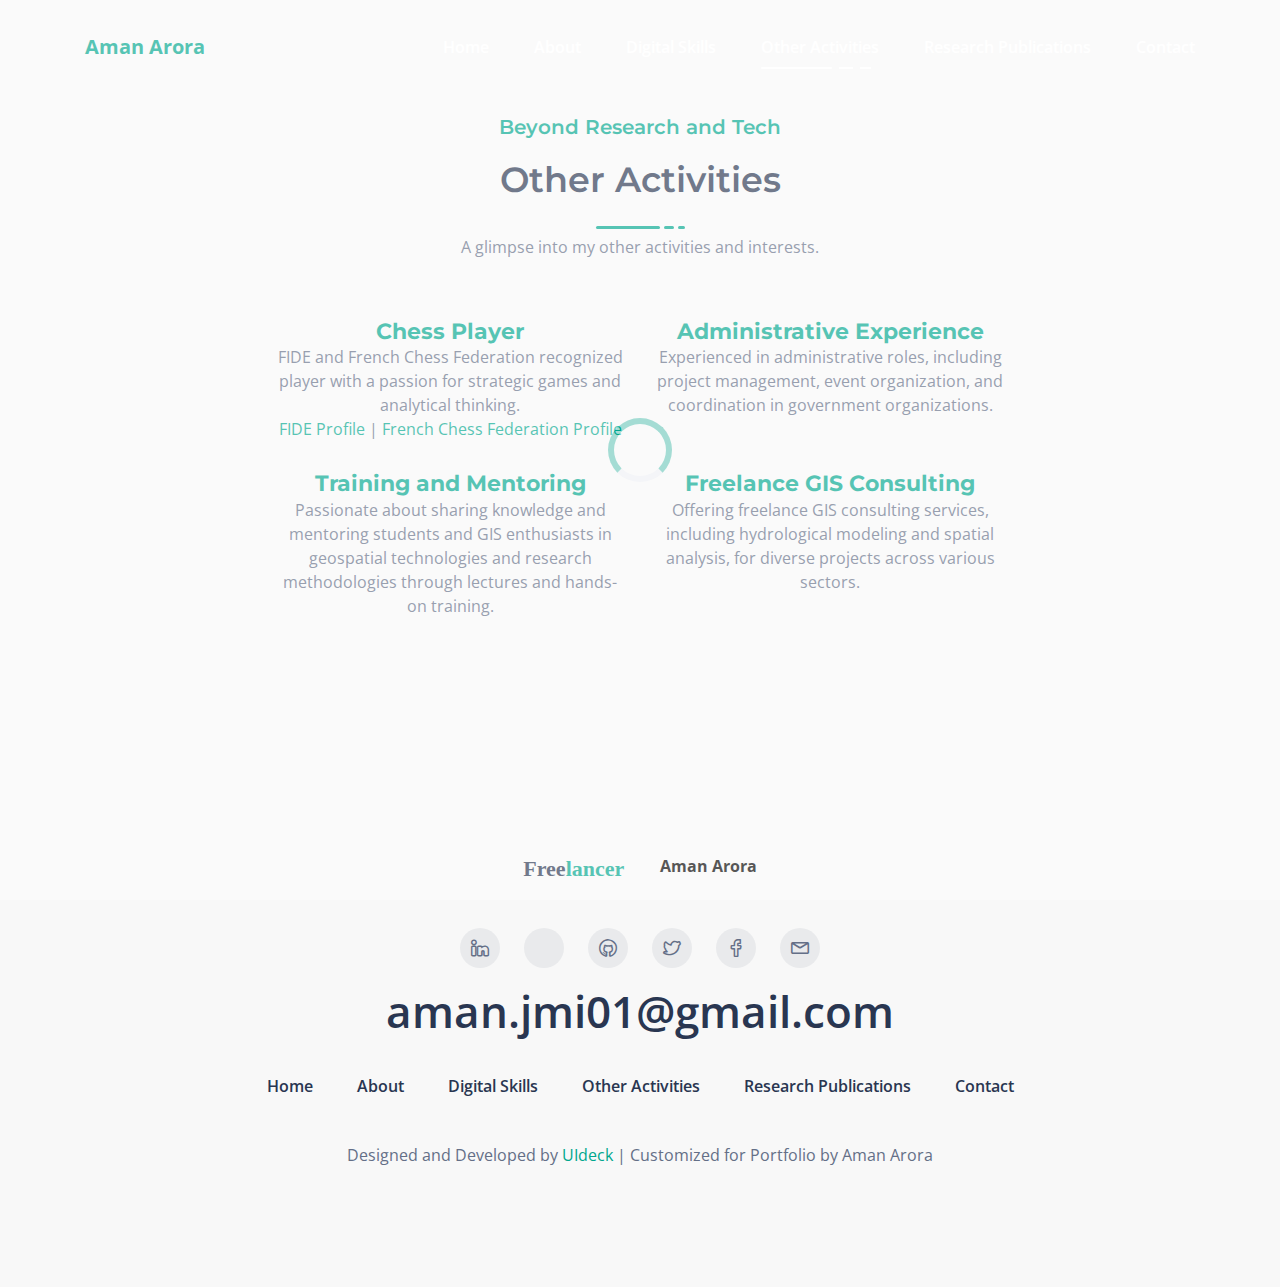
<file: other-activities.html>
<!doctype html>
<html class="no-js" lang="en">

<head>
    <meta charset="utf-8">
    <title>Other Activities - Aman Arora - Portfolio</title>
    <meta name="description" content="Other Activities of Aman Arora">
    <meta name="viewport" content="width=device-width, initial-scale=1">
    <link rel="shortcut icon" href="assets/images/favicon.png" type="image/png">
    <link rel="stylesheet" href="assets/css/animate.css">
    <link rel="stylesheet" href="assets/css/lineicons.css">
    <link rel="stylesheet" href="assets/css/bootstrap.min.css">
    <link rel="stylesheet" href="assets/css/default.css">
    <link rel="stylesheet" href="assets/css/style.css">
</head>

<body>
    <div class="preloader">
        <div class="loader">
            <div class="ytp-spinner">
                <div class="ytp-spinner-container">
                    <div class="ytp-spinner-rotator">
                        <div class="ytp-spinner-left">
                            <div class="ytp-spinner-circle"></div>
                        </div>
                        <div class="ytp-spinner-right">
                            <div class="ytp-spinner-circle"></div>
                        </div>
                    </div>
                </div>
            </div>
        </div>
    </div>

    <section class="header_area">
        <div class="header_navbar">
            <div class="container">
                <div class="row">
                    <div class="col-lg-12">
                        <nav class="navbar navbar-expand-lg">
                            <a class="navbar-brand" href="index.html">
                                <span style="font-weight: bold;">Aman Arora</span>
                            </a>
                            <button class="navbar-toggler" type="button" data-toggle="collapse" data-target="#navbarSupportedContent" aria-controls="navbarSupportedContent" aria-expanded="false" aria-label="Toggle navigation">
                                <span class="toggler-icon"></span>
                                <span class="toggler-icon"></span>
                                <span class="toggler-icon"></span>
                            </button>

                            <div class="collapse navbar-collapse sub-menu-bar" id="navbarSupportedContent">
                                <ul id="nav" class="navbar-nav ml-auto">
                                    <li class="nav-item">
                                        <a class="page-scroll" href="index.html#home">Home<span></span></a>
                                    </li>
                                    <li class="nav-item">
                                        <a class="page-scroll" href="index.html#about">About<span></span></a>
                                    </li>
                                    <li class="nav-item">
                                        <a href="digital-skills.html">Digital Skills<span></span></a>
                                    </li>
                                    <li class="nav-item active">
                                        <a href="other-activities.html">Other Activities<span></span></a>
                                    </li>
                                    <li class="nav-item">
                                        <a href="research-publications.html">Research Publications<span></span></a>
                                    </li>
                                    <li class="nav-item">
                                        <a class="page-scroll" href="index.html#contact">Contact<span></span></a>
                                    </li>
                                </ul>
                            </div>
                        </nav>
                    </div>
                </div>
            </div>
        </div>
    </section>

    <section id="other-activities-page" class="project_area pt-115 pb-120 gray-bg">
        <div class="container">
            <div class="row justify-content-center">
                <div class="col-lg-6">
                    <div class="section_title text-center pb-30">
                        <h5 class="sub_title">Beyond Research and Tech</h5>
                        <h2 class="main_title">Other Activities</h2>
                        <ul class="line">
                            <li></li>
                            <li></li>
                            <li></li>
                        </ul>
                        <p>A glimpse into my other activities and interests.</p>
                    </div>
                </div>
            </div>
            <div class="row justify-content-center">
                <div class="col-lg-8">
                    <div class="project_items isotope_items row">
                        <div class="col-lg-6 col-md-6 col-sm-6 isotope-item cat2 cat3">
                            <div class="single_project_items mt-30 wow fadeInUp" data-wow-duration="1.3s" data-wow-delay="0.2s">
                                <div class="project_item">
                                    <div class="project_content text-center">
                                        <h4 class="project_title"><a href="#">Chess Player</a></h4>
                                        <p>FIDE and French Chess Federation recognized player with a passion for strategic games and analytical thinking. <br> <a href="https://ratings.fide.com/profile/25632701" target="_blank">FIDE Profile</a> | <a href="http://www.echecs.asso.fr/FicheJoueur.aspx?Id=1148149" target="_blank">French Chess Federation Profile</a></p>
                                    </div>
                                </div>
                            </div>
                        </div>
                        <div class="col-lg-6 col-md-6 col-sm-6 isotope-item cat1 cat3">
                            <div class="single_project_items mt-30 wow fadeInUp" data-wow-duration="1.3s" data-wow-delay="0.4s">
                                <div class="project_item">
                                    <div class="project_content text-center">
                                        <h4 class="project_title"><a href="#">Administrative Experience</a></h4>
                                        <p>Experienced in administrative roles, including project management, event organization, and coordination in government organizations.</p>
                                    </div>
                                </div>
                            </div>
                        </div>
                        <div class="col-lg-6 col-md-6 col-sm-6 isotope-item cat2">
                            <div class="single_project_items mt-30 wow fadeInUp" data-wow-duration="1.3s" data-wow-delay="0.6s">
                                <div class="project_item">
                                    <div class="project_content text-center">
                                        <h4 class="project_title"><a href="#">Training and Mentoring</a></h4>
                                        <p>Passionate about sharing knowledge and mentoring students and GIS enthusiasts in geospatial technologies and research methodologies through lectures and hands-on training.</p>
                                    </div>
                                </div>
                            </div>
                        </div>
                        <div class="col-lg-6 col-md-6 col-sm-6 isotope-item cat3">
                            <div class="single_project_items mt-30 wow fadeInUp" data-wow-duration="1.3s" data-wow-delay="0.8s">
                                <div class="project_item">
                                    <div class="project_content text-center">
                                        <h4 class="project_title"><a href="#">Freelance GIS Consulting</a></h4>
                                        <p>Offering freelance GIS consulting services, including hydrological modeling and spatial analysis, for diverse projects across various sectors.</p>
                                    </div>
                                </div>
                            </div>
                        </div>
                    </div>
                </div>
            </div>
        </div>
    </section>

    <section id="contact" class="call_to_action_area">
    </section>

    <footer id="footer" class="footer_area gray-bg pt-115 pb-120">
        <div class="container">
            <div class="row">
                <div class="col-lg-12">
                    <div class="footer_content text-center">
                        <a href="index.html">
                            <img src="assets/images/logo.svg" alt="Logo"> <span style="font-weight: bold; color: #000; margin-left: 10px;">Aman Arora</span>
                        </a>
                        <ul class="footer_social">
                            <li><a href="https://www.linkedin.com/in/aman-arora-gis-hydro-modeller/"><i class="lni lni-linkedin"></i></a></li>
                            <li><a href="https://orcid.org/0000-0002-8488-5278"><i class="lni lni-orcid"></i></a></li>
                            <li><a href="#"><i class="lni lni-github"></i></a></li>
                            <li><a href="#"><i class="lni lni-twitter"></i></a></li>
                            <li><a href="#"><i class="lni lni-facebook"></i></a></li>
                            <li><a href="mailto:aman.jmi01@gmail.com"><i class="lni lni-envelope"></i></a></li>
                        </ul>
                        <span class="email">aman.jmi01@gmail.com</span>
                        <ul class="footer_menu">
                            <li><a href="index.html#home">Home</a></li>
                            <li><a href="index.html#about">About</a></li>
                            <li><a href="digital-skills.html">Digital Skills</a></li>
                            <li><a href="other-activities.html">Other Activities</a></li>
                            <li><a href="research-publications.html">Research Publications</a></li>
                            <li><a href="index.html#contact">Contact</a></li>
                        </ul>
                        <p class="credit pt-45">Designed and Developed by <a href="https://uideck.com/" rel="nofollow">UIdeck</a> | Customized for Portfolio by Aman Arora</p>
                    </div>
                </div>
            </div>
        </div>
    </footer>

    <script src="assets/js/vendor/jquery-1.12.4.min.js"></script>
    <script src="assets/js/vendor/modernizr-3.7.1.min.js"></script>
    <script src="assets/js/popper.min.js"></script>
    <script src="assets/js/bootstrap.min.js"></script>
    <script src="assets/js/jquery.appear.min.js"></script>
    <script src="assets/js/jquery.easing.min.js"></script>
    <script src="assets/js/scrolling-nav.js"></script>
    <script src="assets/js/main.js"></script>

</body>

</html>
</file>
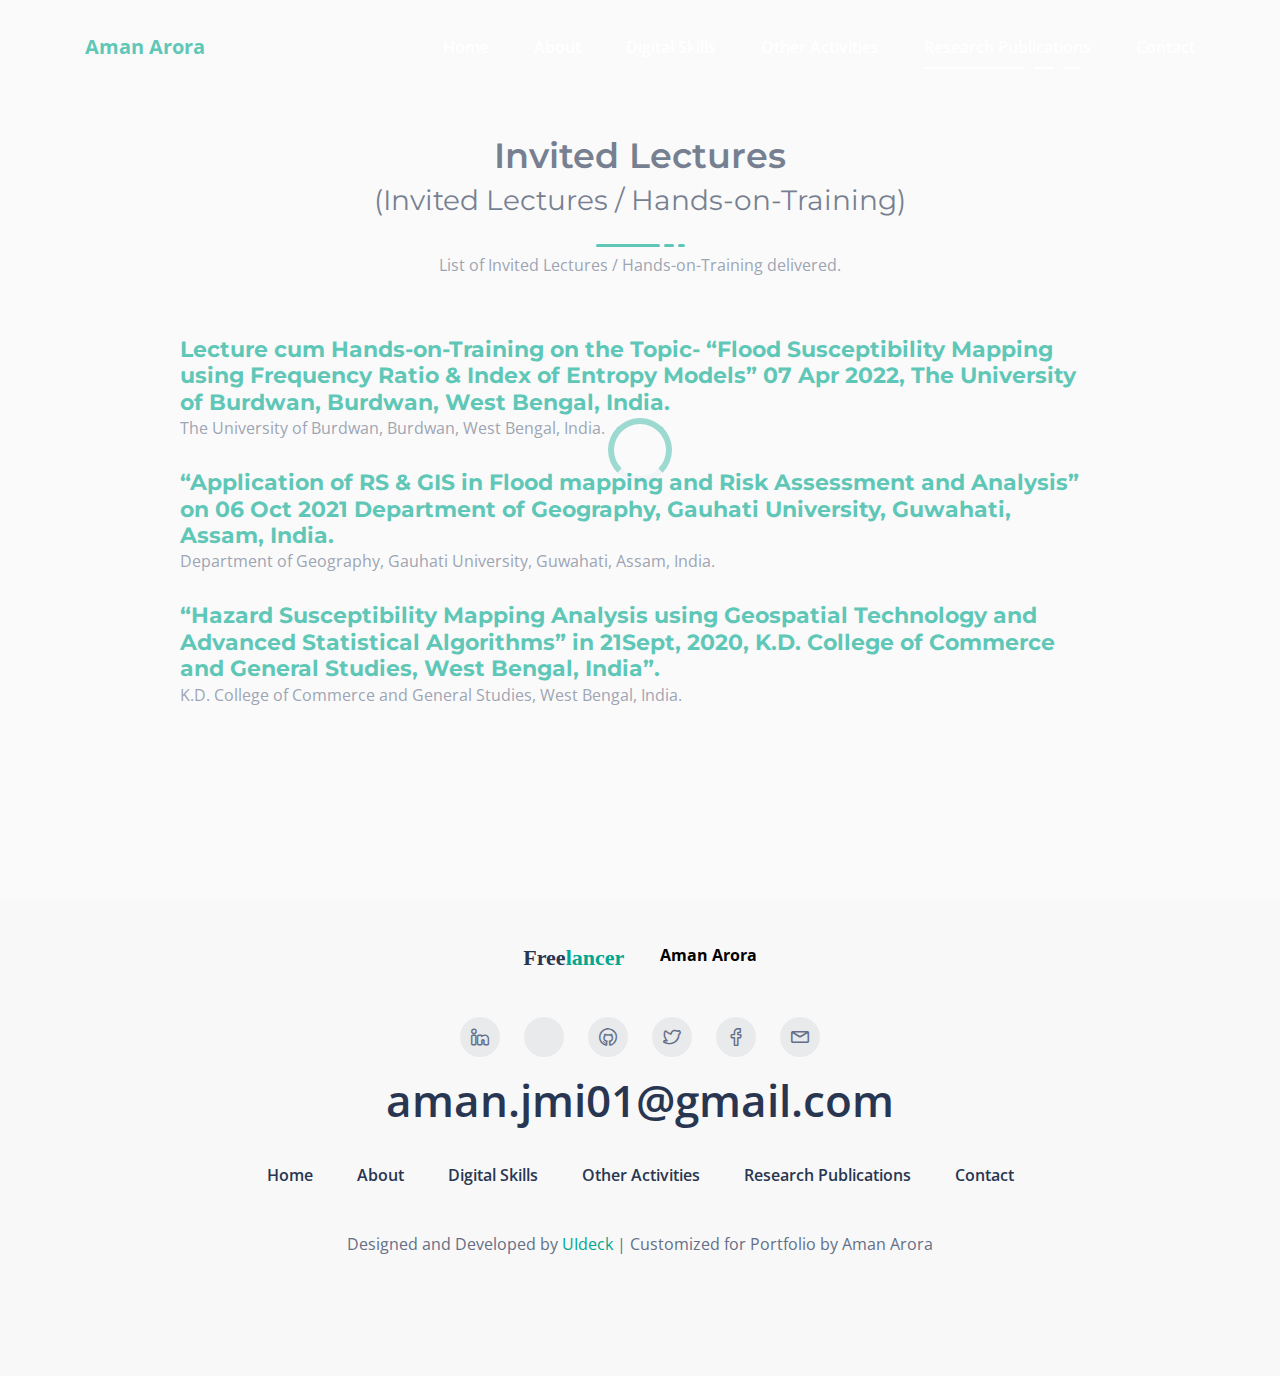
<file: other-publications.html>
<!doctype html>
<html class="no-js" lang="en">

<head>
    <meta charset="utf-8">
    <title>Invited Lectures / Hands-on-Training - Aman Arora - Portfolio</title>
    <meta name="description" content="Other Publications by Aman Arora">
    <meta name="viewport" content="width=device-width, initial-scale=1">
    <link rel="shortcut icon" href="assets/images/favicon.png" type="image/png">
    <link rel="stylesheet" href="assets/css/animate.css">
    <link rel="stylesheet" href="assets/css/lineicons.css">
    <link rel="stylesheet" href="assets/css/bootstrap.min.css">
    <link rel="stylesheet" href="assets/css/default.css">
    <link rel="stylesheet" href="assets/css/style.css">
</head>

<body>
    <div class="preloader">
        <div class="loader">
            <div class="ytp-spinner">
                <div class="ytp-spinner-container">
                    <div class="ytp-spinner-rotator">
                        <div class="ytp-spinner-left">
                            <div class="ytp-spinner-circle"></div>
                        </div>
                        <div class="ytp-spinner-right">
                            <div class="ytp-spinner-circle"></div>
                        </div>
                    </div>
                </div>
            </div>
        </div>
    </div>

    <section class="header_area">
        <div class="header_navbar">
            <div class="container">
                <div class="row">
                    <div class="col-lg-12">
                        <nav class="navbar navbar-expand-lg">
                            <a class="navbar-brand" href="index.html">
                                <span style="font-weight: bold;">Aman Arora</span>
                            </a>
                            <button class="navbar-toggler" type="button" data-toggle="collapse" data-target="#navbarSupportedContent" aria-controls="navbarSupportedContent" aria-expanded="false" aria-label="Toggle navigation">
                                <span class="toggler-icon"></span>
                                <span class="toggler-icon"></span>
                                <span class="toggler-icon"></span>
                            </button>

                            <div class="collapse navbar-collapse sub-menu-bar" id="navbarSupportedContent">
                                <ul id="nav" class="navbar-nav ml-auto">
                                    <li class="nav-item">
                                        <a class="page-scroll" href="index.html#home">Home<span></span></a>
                                    </li>
                                    <li class="nav-item">
                                        <a class="page-scroll" href="index.html#about">About<span></span></a>
                                    </li>
                                    <li class="nav-item">
                                        <a href="digital-skills.html">Digital Skills<span></span></a>
                                    </li>
                                    <li class="nav-item">
                                        <a href="other-activities.html">Other Activities<span></span></a>
                                    </li>
                                    <li class="nav-item active">
                                        <a href="research-publications.html">Research Publications<span></span></a>
                                    </li>
                                    <li class="nav-item">
                                        <a class="page-scroll" href="index.html#contact">Contact<span></span></a>
                                    </li>
                                </ul>
                            </div>
                        </nav>
                    </div>
                </div>
            </div>
        </div>
    </section>

    <section id="other-publications-page" class="project_area pt-115 pb-120 gray-bg">
        <div class="container">
            <div class="row justify-content-center">
                <div class="col-lg-6">
                    <div class="section_title text-center pb-30">
                        <h2 class="main_title">Invited Lectures <br> <small>(Invited Lectures / Hands-on-Training)</small></h2>
                        <ul class="line">
                            <li></li>
                            <li></li>
                            <li></li>
                        </ul>
                        <p>List of Invited Lectures / Hands-on-Training delivered.</p>
                    </div>
                </div>
            </div>
            <div class="row justify-content-center">
                <div class="col-lg-10">
                    <div class="project_items isotope_items row">
                        <div class="col-lg-12 col-md-12 col-sm-12 isotope-item cat2 cat3">
                            <div class="single_project_items mt-30 wow fadeInUp" data-wow-duration="1.3s" data-wow-delay="0.2s">
                                <div class="project_item">
                                    <div class="project_content">
                                        <h4 class="project_title"><a href="#">Lecture cum Hands-on-Training on the Topic- “Flood Susceptibility Mapping using Frequency Ratio & Index of Entropy Models” 07 Apr 2022, The University of Burdwan, Burdwan, West Bengal, India.</a></h4>
                                        <span>The University of Burdwan, Burdwan, West Bengal, India.</span>
                                    </div>
                                </div>
                            </div>
                        </div>
                        <div class="col-lg-12 col-md-12 col-sm-12 isotope-item cat1 cat3">
                            <div class="single_project_items mt-30 wow fadeInUp" data-wow-duration="1.3s" data-wow-delay="0.4s">
                                <div class="project_item">
                                    <div class="project_content">
                                        <h4 class="project_title"><a href="#">“Application of RS & GIS in Flood mapping and Risk Assessment and Analysis” on 06 Oct 2021 Department of Geography, Gauhati University, Guwahati, Assam, India.</a></h4>
                                        <span>Department of Geography, Gauhati University, Guwahati, Assam, India.</span>
                                    </div>
                                </div>
                            </div>
                        </div>
                        <div class="col-lg-12 col-md-12 col-sm-12 isotope-item cat2">
                            <div class="single_project_items mt-30 wow fadeInUp" data-wow-duration="1.3s" data-wow-delay="0.6s">
                                <div class="project_item">
                                    <div class="project_content">
                                        <h4 class="project_title"><a href="#">“Hazard Susceptibility Mapping Analysis using Geospatial Technology and Advanced Statistical Algorithms” in 21Sept, 2020, K.D. College of Commerce and General Studies, West Bengal, India”.</a></h4>
                                        <span>K.D. College of Commerce and General Studies, West Bengal, India.</span>
                                    </div>
                                </div>
                            </div>
                        </div>
                    </div>
                </div>
            </div>
        </div>
    </section>

    <section id="contact" class="call_to_action_area">
    </section>

    <footer id="footer" class="footer_area gray-bg pt-115 pb-120">
        <div class="container">
            <div class="row">
                <div class="col-lg-12">
                    <div class="footer_content text-center">
                        <a href="index.html">
                            <img src="assets/images/logo.svg" alt="Logo"> <span style="font-weight: bold; color: #000; margin-left: 10px;">Aman Arora</span>
                        </a>
                        <ul class="footer_social">
                            <li><a href="https://www.linkedin.com/in/aman-arora-gis-hydro-modeller/"><i class="lni lni-linkedin"></i></a></li>
                            <li><a href="https://orcid.org/0000-0002-8488-5278"><i class="lni lni-orcid"></i></a></li>
                            <li><a href="#"><i class="lni lni-github"></i></a></li>
                            <li><a href="#"><i class="lni lni-twitter"></i></a></li>
                            <li><a href="#"><i class="lni lni-facebook"></i></a></li>
                            <li><a href="mailto:aman.jmi01@gmail.com"><i class="lni lni-envelope"></i></a></li>
                        </ul>
                        <span class="email">aman.jmi01@gmail.com</span>
                        <ul class="footer_menu">
                            <li><a href="index.html#home">Home</a></li>
                            <li><a href="#about">About</a></li>
                            <li><a href="digital-skills.html">Digital Skills</a></li>
                            <li><a href="other-activities.html">Other Activities</a></li>
                            <li><a href="research-publications.html">Research Publications</a></li>
                            <li><a href="index.html#contact">Contact</a></li>
                        </ul>
                        <p class="credit pt-45">Designed and Developed by <a href="https://uideck.com/" rel="nofollow">UIdeck</a> | Customized for Portfolio by Aman Arora</p>
                    </div>
                </div>
            </div>
        </div>
    </footer>

    <script src="assets/js/vendor/jquery-1.12.4.min.js"></script>
    <script src="assets/js/vendor/modernizr-3.7.1.min.js"></script>
    <script src="assets/js/popper.min.js"></script>
    <script src="assets/js/bootstrap.min.js"></script>
    <script src="assets/js/jquery.appear.min.js"></script>
    <script src="assets/js/jquery.easing.min.js"></script>
    <script src="assets/js/scrolling-nav.js"></script>
    <script src="assets/js/main.js"></script>

</body>

</html>
</file>
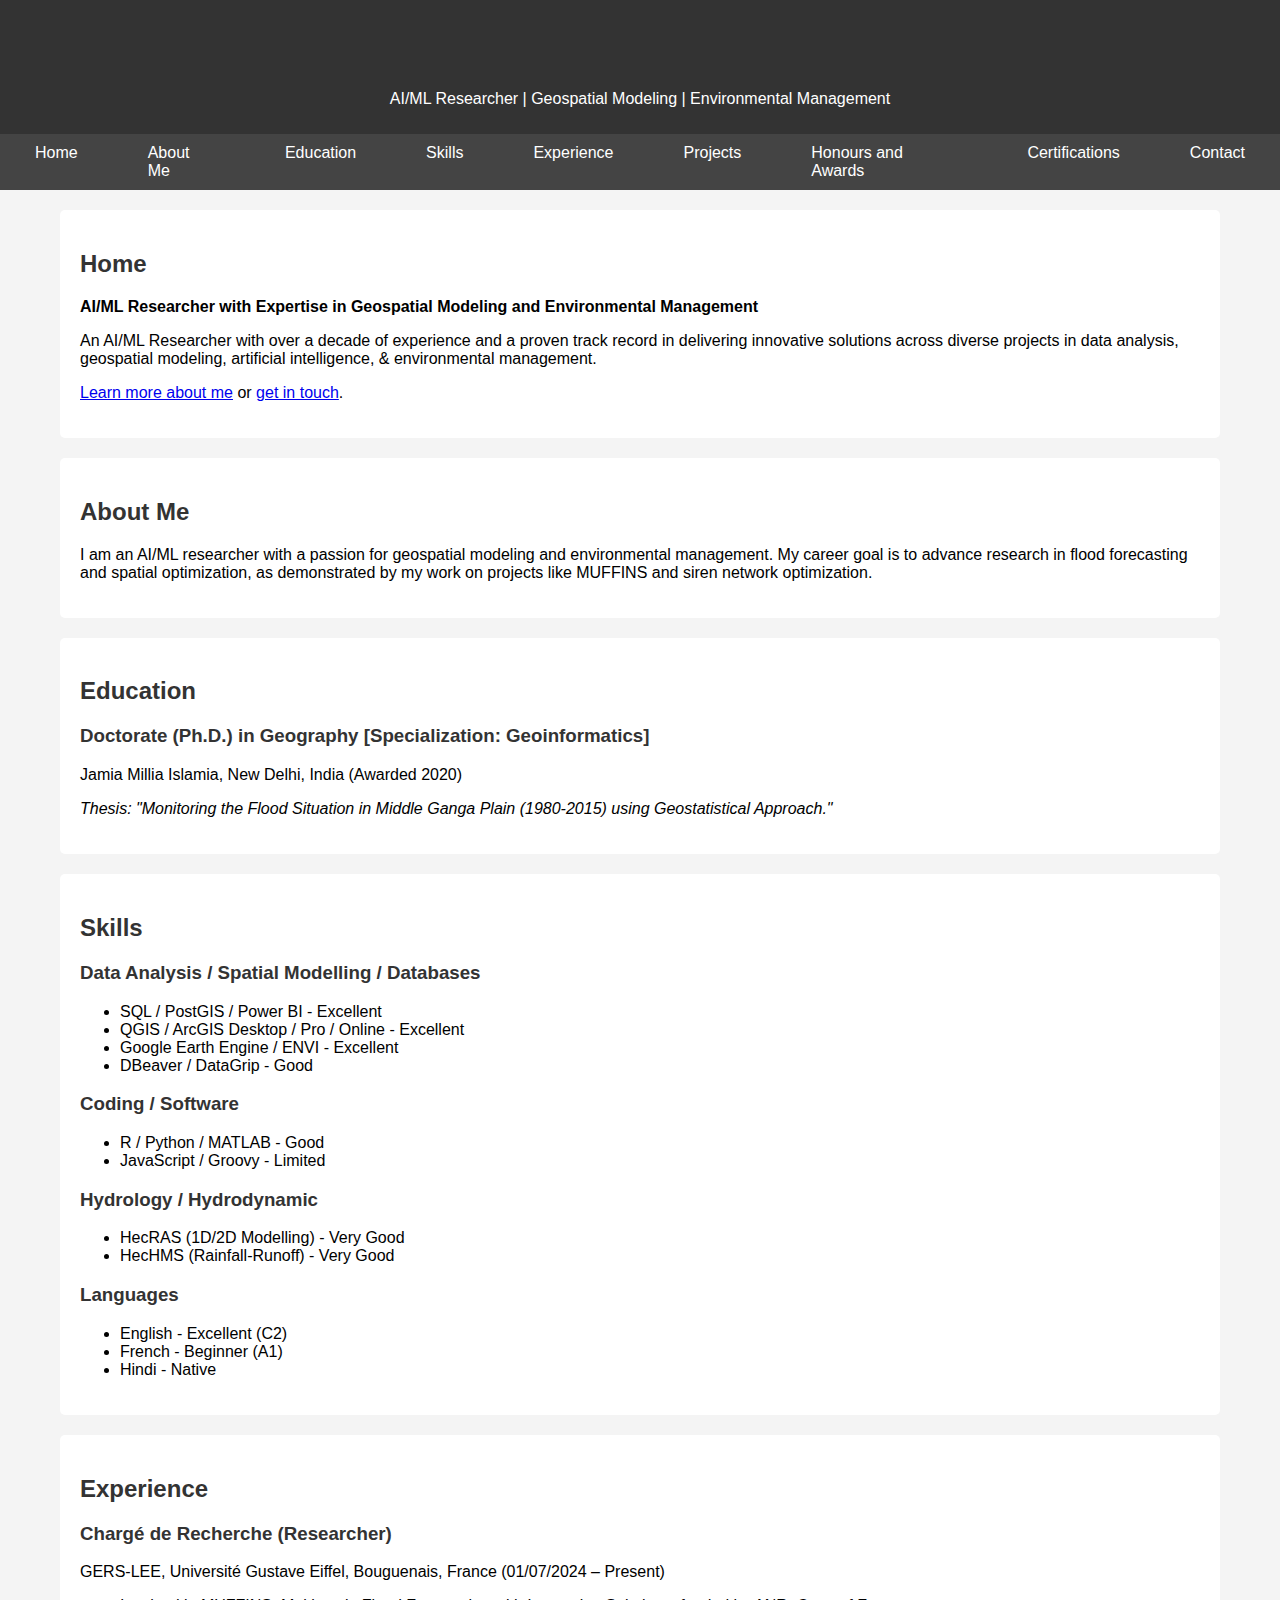
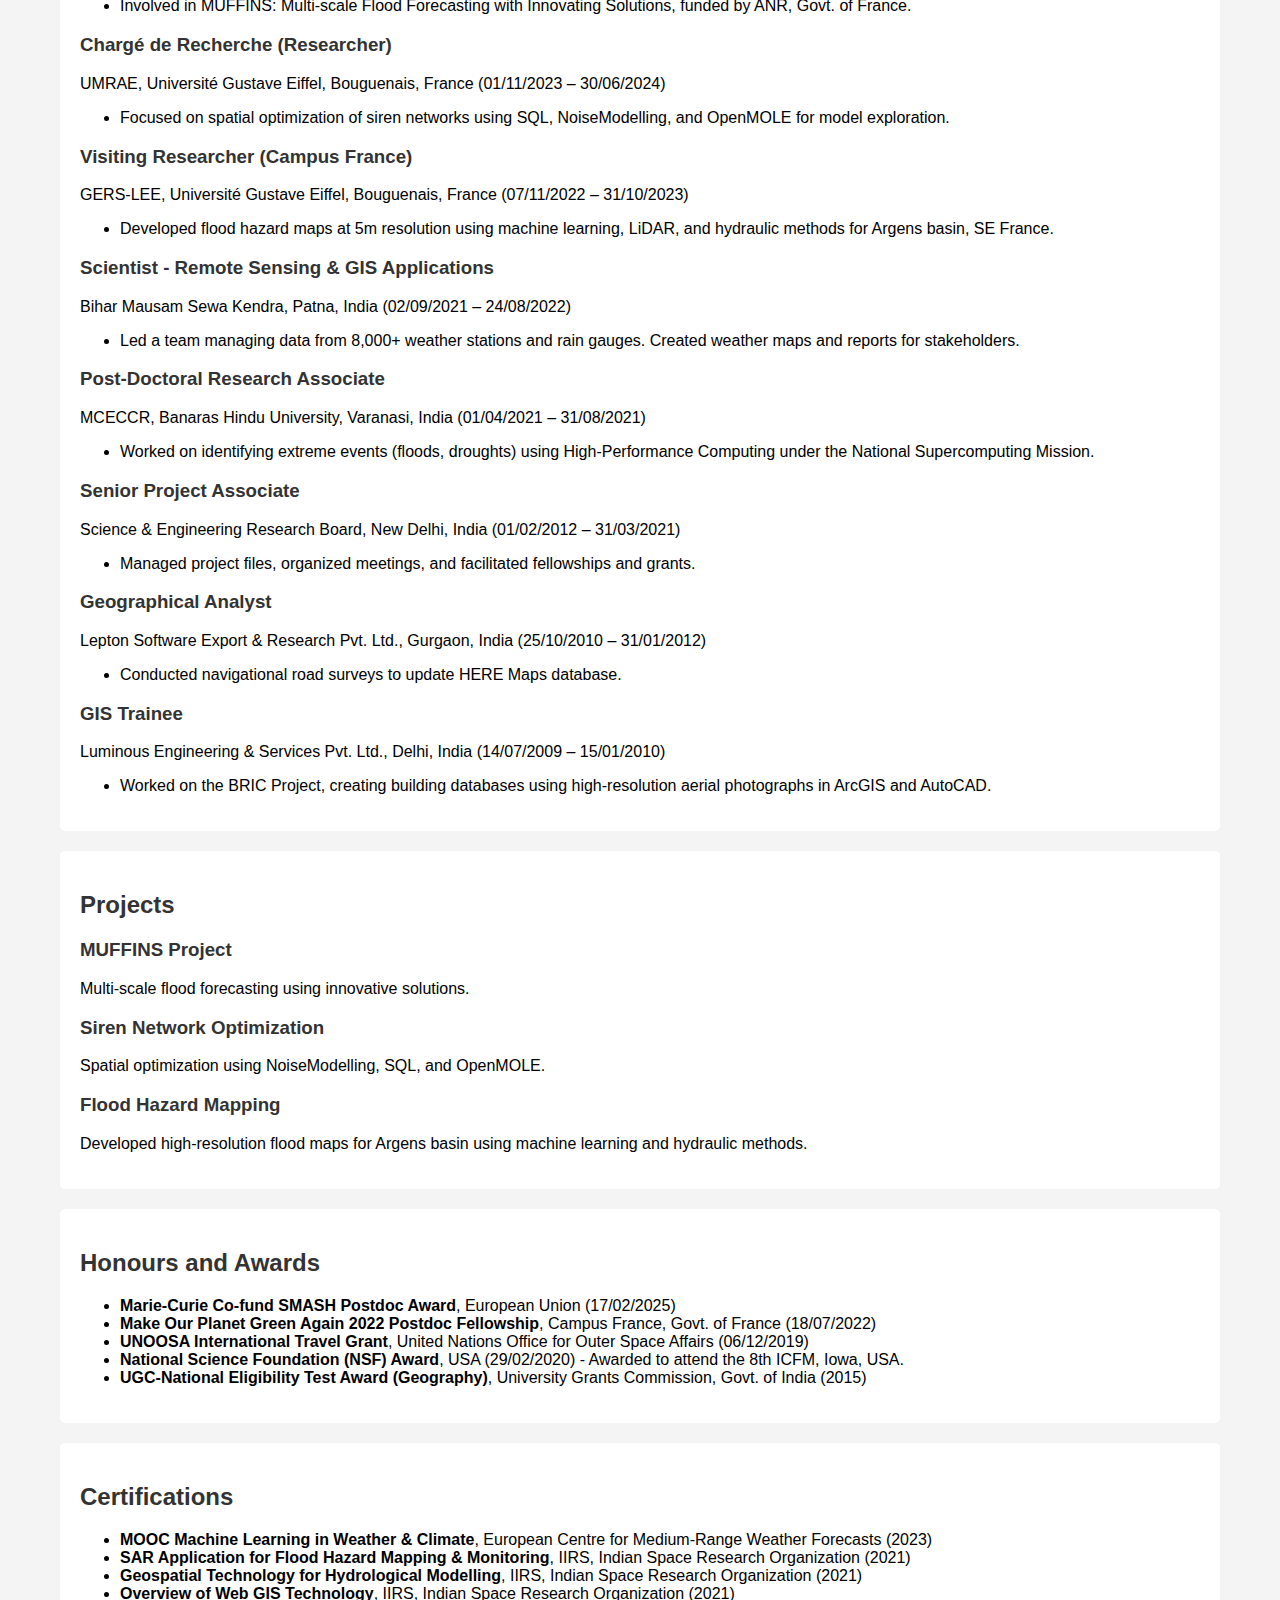
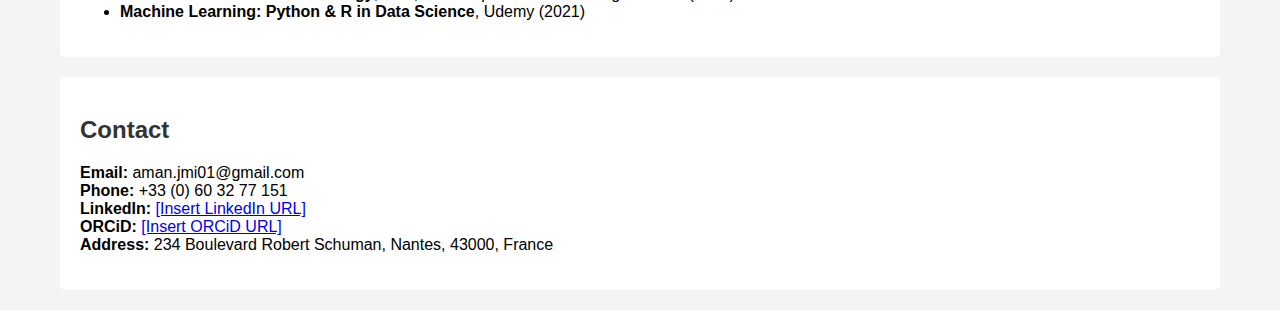
<file: Profile_AmanArora.html>
<!DOCTYPE html>
<html lang="en">
<head>
    <meta charset="UTF-8">
    <meta name="viewport" content="width=device-width, initial-scale=1.0">
    <title>Aman Arora - AI/ML Researcher</title>
    <style>
        body {
            font-family: Arial, sans-serif;
            margin: 0;
            padding: 0;
            background-color: #f4f4f4;
        }
        header {
            background-color: #333;
            color: #fff;
            padding: 10px 0;
            text-align: center;
        }
        nav ul {
            list-style: none;
            padding: 0;
            display: flex;
            justify-content: center;
            background-color: #444;
            margin: 0;
        }
        nav ul li {
            margin: 0 15px;
        }
        nav ul li a {
            color: #fff;
            text-decoration: none;
            padding: 10px 20px;
            display: block;
        }
        nav ul li a:hover {
            background-color: #555;
        }
        section {
            padding: 20px;
            margin: 20px;
            background-color: #fff;
            border-radius: 5px;
        }
        h1, h2, h3 {
            color: #333;
        }
        .container {
            max-width: 1200px;
            margin: 0 auto;
        }
        .contact-info {
            margin-top: 20px;
        }
    </style>
</head>
<body>
    <header>
        <h1>Aman Arora</h1>
        <p>AI/ML Researcher | Geospatial Modeling | Environmental Management</p>
    </header>
    <nav>
        <ul>
            <li><a href="#home">Home</a></li>
            <li><a href="#about">About Me</a></li>
            <li><a href="#education">Education</a></li>
            <li><a href="#skills">Skills</a></li>
            <li><a href="#experience">Experience</a></li>
            <li><a href="#projects">Projects</a></li>
            <li><a href="#awards">Honours and Awards</a></li>
            <li><a href="#certifications">Certifications</a></li>
            <li><a href="#contact">Contact</a></li>
        </ul>
    </nav>
    <div class="container">
        <section id="home">
            <h2>Home</h2>
            <p><strong>AI/ML Researcher with Expertise in Geospatial Modeling and Environmental Management</strong></p>
            <p>An AI/ML Researcher with over a decade of experience and a proven track record in delivering innovative solutions across diverse projects in data analysis, geospatial modeling, artificial intelligence, & environmental management.</p>
            <p><a href="#about">Learn more about me</a> or <a href="#contact">get in touch</a>.</p>
        </section>
        <section id="about">
            <h2>About Me</h2>
            <p>I am an AI/ML researcher with a passion for geospatial modeling and environmental management. My career goal is to advance research in flood forecasting and spatial optimization, as demonstrated by my work on projects like MUFFINS and siren network optimization.</p>
        </section>
        <section id="education">
            <h2>Education</h2>
            <h3>Doctorate (Ph.D.) in Geography [Specialization: Geoinformatics]</h3>
            <p>Jamia Millia Islamia, New Delhi, India (Awarded 2020)</p>
            <p><em>Thesis: "Monitoring the Flood Situation in Middle Ganga Plain (1980-2015) using Geostatistical Approach."</em></p>
        </section>
        <section id="skills">
            <h2>Skills</h2>
            <h3>Data Analysis / Spatial Modelling / Databases</h3>
            <ul>
                <li>SQL / PostGIS / Power BI - Excellent</li>
                <li>QGIS / ArcGIS Desktop / Pro / Online - Excellent</li>
                <li>Google Earth Engine / ENVI - Excellent</li>
                <li>DBeaver / DataGrip - Good</li>
            </ul>
            <h3>Coding / Software</h3>
            <ul>
                <li>R / Python / MATLAB - Good</li>
                <li>JavaScript / Groovy - Limited</li>
            </ul>
            <h3>Hydrology / Hydrodynamic</h3>
            <ul>
                <li>HecRAS (1D/2D Modelling) - Very Good</li>
                <li>HecHMS (Rainfall-Runoff) - Very Good</li>
            </ul>
            <h3>Languages</h3>
            <ul>
                <li>English - Excellent (C2)</li>
                <li>French - Beginner (A1)</li>
                <li>Hindi - Native</li>
            </ul>
        </section>
        <section id="experience">
            <h2>Experience</h2>
            <h3>Chargé de Recherche (Researcher)</h3>
            <p>GERS-LEE, Université Gustave Eiffel, Bouguenais, France (01/07/2024 – Present)</p>
            <ul>
                <li>Involved in MUFFINS: Multi-scale Flood Forecasting with Innovating Solutions, funded by ANR, Govt. of France.</li>
            </ul>
            <h3>Chargé de Recherche (Researcher)</h3>
            <p>UMRAE, Université Gustave Eiffel, Bouguenais, France (01/11/2023 – 30/06/2024)</p>
            <ul>
                <li>Focused on spatial optimization of siren networks using SQL, NoiseModelling, and OpenMOLE for model exploration.</li>
            </ul>
            <h3>Visiting Researcher (Campus France)</h3>
            <p>GERS-LEE, Université Gustave Eiffel, Bouguenais, France (07/11/2022 – 31/10/2023)</p>
            <ul>
                <li>Developed flood hazard maps at 5m resolution using machine learning, LiDAR, and hydraulic methods for Argens basin, SE France.</li>
            </ul>
            <h3>Scientist - Remote Sensing & GIS Applications</h3>
            <p>Bihar Mausam Sewa Kendra, Patna, India (02/09/2021 – 24/08/2022)</p>
            <ul>
                <li>Led a team managing data from 8,000+ weather stations and rain gauges. Created weather maps and reports for stakeholders.</li>
            </ul>
            <h3>Post-Doctoral Research Associate</h3>
            <p>MCECCR, Banaras Hindu University, Varanasi, India (01/04/2021 – 31/08/2021)</p>
            <ul>
                <li>Worked on identifying extreme events (floods, droughts) using High-Performance Computing under the National Supercomputing Mission.</li>
            </ul>
            <h3>Senior Project Associate</h3>
            <p>Science & Engineering Research Board, New Delhi, India (01/02/2012 – 31/03/2021)</p>
            <ul>
                <li>Managed project files, organized meetings, and facilitated fellowships and grants.</li>
            </ul>
            <h3>Geographical Analyst</h3>
            <p>Lepton Software Export & Research Pvt. Ltd., Gurgaon, India (25/10/2010 – 31/01/2012)</p>
            <ul>
                <li>Conducted navigational road surveys to update HERE Maps database.</li>
            </ul>
            <h3>GIS Trainee</h3>
            <p>Luminous Engineering & Services Pvt. Ltd., Delhi, India (14/07/2009 – 15/01/2010)</p>
            <ul>
                <li>Worked on the BRIC Project, creating building databases using high-resolution aerial photographs in ArcGIS and AutoCAD.</li>
            </ul>
        </section>
        <section id="projects">
            <h2>Projects</h2>
            <h3>MUFFINS Project</h3>
            <p>Multi-scale flood forecasting using innovative solutions.</p>
            <h3>Siren Network Optimization</h3>
            <p>Spatial optimization using NoiseModelling, SQL, and OpenMOLE.</p>
            <h3>Flood Hazard Mapping</h3>
            <p>Developed high-resolution flood maps for Argens basin using machine learning and hydraulic methods.</p>
        </section>
        <section id="awards">
            <h2>Honours and Awards</h2>
            <ul>
                <li><strong>Marie-Curie Co-fund SMASH Postdoc Award</strong>, European Union (17/02/2025)</li>
                <li><strong>Make Our Planet Green Again 2022 Postdoc Fellowship</strong>, Campus France, Govt. of France (18/07/2022)</li>
                <li><strong>UNOOSA International Travel Grant</strong>, United Nations Office for Outer Space Affairs (06/12/2019)</li>
                <li><strong>National Science Foundation (NSF) Award</strong>, USA (29/02/2020) - Awarded to attend the 8th ICFM, Iowa, USA.</li>
                <li><strong>UGC-National Eligibility Test Award (Geography)</strong>, University Grants Commission, Govt. of India (2015)</li>
            </ul>
        </section>
        <section id="certifications">
            <h2>Certifications</h2>
            <ul>
                <li><strong>MOOC Machine Learning in Weather & Climate</strong>, European Centre for Medium-Range Weather Forecasts (2023)</li>
                <li><strong>SAR Application for Flood Hazard Mapping & Monitoring</strong>, IIRS, Indian Space Research Organization (2021)</li>
                <li><strong>Geospatial Technology for Hydrological Modelling</strong>, IIRS, Indian Space Research Organization (2021)</li>
                <li><strong>Overview of Web GIS Technology</strong>, IIRS, Indian Space Research Organization (2021)</li>
                <li><strong>Machine Learning: Python & R in Data Science</strong>, Udemy (2021)</li>
            </ul>
        </section>
        <section id="contact">
            <h2>Contact</h2>
            <p class="contact-info">
                <strong>Email:</strong> aman.jmi01@gmail.com<br>
                <strong>Phone:</strong> +33 (0) 60 32 77 151<br>
                <strong>LinkedIn:</strong> <a href="#">[Insert LinkedIn URL]</a><br>
                <strong>ORCiD:</strong> <a href="#">[Insert ORCiD URL]</a><br>
                <strong>Address:</strong> 234 Boulevard Robert Schuman, Nantes, 43000, France
            </p>
        </section>
    </div>
</body>
</html>
</file>
<file: assets/css/default.css>
/* Deafult Margin & Padding */
/*-- Margin Top --*/
.mt-5 {
	margin-top: 5px;
}
.mt-10 {
	margin-top: 10px;
}
.mt-15 {
	margin-top: 15px;
}
.mt-20 {
	margin-top: 20px;
}
.mt-25 {
	margin-top: 25px;
}
.mt-30 {
	margin-top: 30px;
}
.mt-35 {
	margin-top: 35px;
}
.mt-40 {
	margin-top: 40px;
}
.mt-45 {
	margin-top: 45px;
}
.mt-50 {
	margin-top: 50px;
}
.mt-55 {
	margin-top: 55px;
}
.mt-60 {
	margin-top: 60px;
}
.mt-65 {
	margin-top: 65px;
}
.mt-70 {
	margin-top: 70px;
}
.mt-75 {
	margin-top: 75px;
}
.mt-80 {
	margin-top: 80px;
}
.mt-85 {
	margin-top: 85px;
}
.mt-90 {
	margin-top: 90px;
}
.mt-95 {
	margin-top: 95px;
}
.mt-100 {
	margin-top: 100px;
}
.mt-105 {
	margin-top: 105px;
}
.mt-110 {
	margin-top: 110px;
}
.mt-115 {
	margin-top: 115px;
}
.mt-120 {
	margin-top: 120px;
}
.mt-125 {
	margin-top: 125px;
}
.mt-130 {
	margin-top: 130px;
}
.mt-135 {
	margin-top: 135px;
}
.mt-140 {
	margin-top: 140px;
}
.mt-145 {
	margin-top: 145px;
}
.mt-150 {
	margin-top: 150px;
}
.mt-155 {
	margin-top: 155px;
}
.mt-160 {
	margin-top: 160px;
}
.mt-165 {
	margin-top: 165px;
}
.mt-170 {
	margin-top: 170px;
}
.mt-175 {
	margin-top: 175px;
}
.mt-180 {
	margin-top: 180px;
}
.mt-185 {
	margin-top: 185px;
}
.mt-190 {
	margin-top: 190px;
}
.mt-195 {
	margin-top: 195px;
}
.mt-200 {
	margin-top: 200px;
}
/*-- Margin Bottom --*/

.mb-5 {
	margin-bottom: 5px;
}
.mb-10 {
	margin-bottom: 10px;
}
.mb-15 {
	margin-bottom: 15px;
}
.mb-20 {
	margin-bottom: 20px;
}
.mb-25 {
	margin-bottom: 25px;
}
.mb-30 {
	margin-bottom: 30px;
}
.mb-35 {
	margin-bottom: 35px;
}
.mb-40 {
	margin-bottom: 40px;
}
.mb-45 {
	margin-bottom: 45px;
}
.mb-50 {
	margin-bottom: 50px;
}
.mb-55 {
	margin-bottom: 55px;
}
.mb-60 {
	margin-bottom: 60px;
}
.mb-65 {
	margin-bottom: 65px;
}
.mb-70 {
	margin-bottom: 70px;
}
.mb-75 {
	margin-bottom: 75px;
}
.mb-80 {
	margin-bottom: 80px;
}
.mb-85 {
	margin-bottom: 85px;
}
.mb-90 {
	margin-bottom: 90px;
}
.mb-95 {
	margin-bottom: 95px;
}
.mb-100 {
	margin-bottom: 100px;
}
.mb-105 {
	margin-bottom: 105px;
}
.mb-110 {
	margin-bottom: 110px;
}
.mb-115 {
	margin-bottom: 115px;
}
.mb-120 {
	margin-bottom: 120px;
}
.mb-125 {
	margin-bottom: 125px;
}
.mb-130 {
	margin-bottom: 130px;
}
.mb-135 {
	margin-bottom: 135px;
}
.mb-140 {
	margin-bottom: 140px;
}
.mb-145 {
	margin-bottom: 145px;
}
.mb-150 {
	margin-bottom: 150px;
}
.mb-155 {
	margin-bottom: 155px;
}
.mb-160 {
	margin-bottom: 160px;
}
.mb-165 {
	margin-bottom: 165px;
}
.mb-170 {
	margin-bottom: 170px;
}
.mb-175 {
	margin-bottom: 175px;
}
.mb-180 {
	margin-bottom: 180px;
}
.mb-185 {
	margin-bottom: 185px;
}
.mb-190 {
	margin-bottom: 190px;
}
.mb-195 {
	margin-bottom: 195px;
}
.mb-200 {
	margin-bottom: 200px;
}
/*-- margin left --*/
.ml-5 {
	margin-left: 5px;
}
.ml-10 {
	margin-left: 10px;
}
.ml-15 {
	margin-left: 15px;
}
.ml-20 {
	margin-left: 20px;
}
.ml-25 {
	margin-left: 25px;
}
.ml-30 {
	margin-left: 30px;
}
.ml-35 {
	margin-left: 35px;
}
.ml-40 {
	margin-left: 40px;
}
.ml-45 {
	margin-left: 45px;
}
.ml-50 {
	margin-left: 50px;
}
.ml-55 {
	margin-left: 55px;
}
.ml-60 {
	margin-left: 60px;
}
.ml-65 {
	margin-left: 65px;
}
.ml-70 {
	margin-left: 70px;
}
.ml-75 {
	margin-left: 75px;
}
.ml-80 {
	margin-left: 80px;
}
.ml-85 {
	margin-left: 85px;
}
.ml-90 {
	margin-left: 90px;
}
.ml-95 {
	margin-left: 95px;
}
.ml-100 {
	margin-left: 100px;
}
.ml-105 {
	margin-left: 105px;
}
.ml-110 {
	margin-left: 110px;
}
.ml-115 {
	margin-left: 115px;
}
.ml-120 {
	margin-left: 120px;
}
.ml-125 {
	margin-left: 125px;
}
.ml-130 {
	margin-left: 130px;
}
.ml-135 {
	margin-left: 135px;
}
.ml-140 {
	margin-left: 140px;
}
.ml-145 {
	margin-left: 145px;
}
.ml-150 {
	margin-left: 150px;
}
.ml-155 {
	margin-left: 155px;
}
.ml-160 {
	margin-left: 160px;
}
.ml-165 {
	margin-left: 165px;
}
.ml-170 {
	margin-left: 170px;
}
.ml-175 {
	margin-left: 175px;
}
.ml-180 {
	margin-left: 180px;
}
.ml-185 {
	margin-left: 185px;
}
.ml-190 {
	margin-left: 190px;
}
.ml-195 {
	margin-left: 195px;
}
.ml-200 {
	margin-left: 200px;
}
/*-- margin right --*/
.mr-5 {
	margin-right: 5px;
}
.mr-10 {
	margin-right: 10px;
}
.mr-15 {
	margin-right: 15px;
}
.mr-20 {
	margin-right: 20px;
}
.mr-25 {
	margin-right: 25px;
}
.mr-30 {
	margin-right: 30px;
}
.mr-35 {
	margin-right: 35px;
}
.mr-40 {
	margin-right: 40px;
}
.mr-45 {
	margin-right: 45px;
}
.mr-50 {
	margin-right: 50px;
}
.mr-55 {
	margin-right: 55px;
}
.mr-60 {
	margin-right: 60px;
}
.mr-65 {
	margin-right: 65px;
}
.mr-70 {
	margin-right: 70px;
}
.mr-75 {
	margin-right: 75px;
}
.mr-80 {
	margin-right: 80px;
}
.mr-85 {
	margin-right: 85px;
}
.mr-90 {
	margin-right: 90px;
}
.mr-95 {
	margin-right: 95px;
}
.mr-100 {
	margin-right: 100px;
}
.mr-105 {
	margin-right: 105px;
}
.mr-110 {
	margin-right: 110px;
}
.mr-115 {
	margin-right: 115px;
}
.mr-120 {
	margin-right: 120px;
}
.mr-125 {
	margin-right: 125px;
}
.mr-130 {
	margin-right: 130px;
}
.mr-135 {
	margin-right: 135px;
}
.mr-140 {
	margin-right: 140px;
}
.mr-145 {
	margin-right: 145px;
}
.mr-150 {
	margin-right: 150px;
}
.mr-155 {
	margin-right: 155px;
}
.mr-160 {
	margin-right: 160px;
}
.mr-165 {
	margin-right: 165px;
}
.mr-170 {
	margin-right: 170px;
}
.mr-175 {
	margin-right: 175px;
}
.mr-180 {
	margin-right: 180px;
}
.mr-185 {
	margin-right: 185px;
}
.mr-190 {
	margin-right: 190px;
}
.mr-195 {
	margin-right: 195px;
}
.mr-200 {
	margin-right: 200px;
}


/*-- Padding Top --*/

.pt-5 {
	padding-top: 5px;
}
.pt-10 {
	padding-top: 10px;
}
.pt-15 {
	padding-top: 15px;
}
.pt-20 {
	padding-top: 20px;
}
.pt-25 {
	padding-top: 25px;
}
.pt-30 {
	padding-top: 30px;
}
.pt-35 {
	padding-top: 35px;
}
.pt-40 {
	padding-top: 40px;
}
.pt-45 {
	padding-top: 45px;
}
.pt-50 {
	padding-top: 50px;
}
.pt-55 {
	padding-top: 55px;
}
.pt-60 {
	padding-top: 60px;
}
.pt-65 {
	padding-top: 65px;
}
.pt-70 {
	padding-top: 70px;
}
.pt-75 {
	padding-top: 75px;
}
.pt-80 {
	padding-top: 80px;
}
.pt-85 {
	padding-top: 85px;
}
.pt-90 {
	padding-top: 90px;
}
.pt-95 {
	padding-top: 95px;
}
.pt-100 {
	padding-top: 100px;
}
.pt-105 {
	padding-top: 105px;
}
.pt-110 {
	padding-top: 110px;
}
.pt-115 {
	padding-top: 115px;
}
.pt-120 {
	padding-top: 120px;
}
.pt-125 {
	padding-top: 125px;
}
.pt-130 {
	padding-top: 130px;
}
.pt-135 {
	padding-top: 135px;
}
.pt-140 {
	padding-top: 140px;
}
.pt-145 {
	padding-top: 145px;
}
.pt-150 {
	padding-top: 150px;
}
.pt-155 {
	padding-top: 155px;
}
.pt-160 {
	padding-top: 160px;
}
.pt-165 {
	padding-top: 165px;
}
.pt-170 {
	padding-top: 170px;
}
.pt-175 {
	padding-top: 175px;
}
.pt-180 {
	padding-top: 180px;
}
.pt-185 {
	padding-top: 185px;
}
.pt-190 {
	padding-top: 190px;
}
.pt-195 {
	padding-top: 195px;
}
.pt-200 {
	padding-top: 200px;
}
/*-- Padding Bottom --*/

.pb-5 {
	padding-bottom: 5px;
}
.pb-10 {
	padding-bottom: 10px;
}
.pb-15 {
	padding-bottom: 15px;
}
.pb-20 {
	padding-bottom: 20px;
}
.pb-25 {
	padding-bottom: 25px;
}
.pb-30 {
	padding-bottom: 30px;
}
.pb-35 {
	padding-bottom: 35px;
}
.pb-40 {
	padding-bottom: 40px;
}
.pb-45 {
	padding-bottom: 45px;
}
.pb-50 {
	padding-bottom: 50px;
}
.pb-55 {
	padding-bottom: 55px;
}
.pb-60 {
	padding-bottom: 60px;
}
.pb-65 {
	padding-bottom: 65px;
}
.pb-70 {
	padding-bottom: 70px;
}
.pb-75 {
	padding-bottom: 75px;
}
.pb-80 {
	padding-bottom: 80px;
}
.pb-85 {
	padding-bottom: 85px;
}
.pb-90 {
	padding-bottom: 90px;
}
.pb-95 {
	padding-bottom: 95px;
}
.pb-100 {
	padding-bottom: 100px;
}
.pb-105 {
	padding-bottom: 105px;
}
.pb-110 {
	padding-bottom: 110px;
}
.pb-115 {
	padding-bottom: 115px;
}
.pb-120 {
	padding-bottom: 120px;
}
.pb-125 {
	padding-bottom: 125px;
}
.pb-130 {
	padding-bottom: 130px;
}
.pb-135 {
	padding-bottom: 135px;
}
.pb-140 {
	padding-bottom: 140px;
}
.pb-145 {
	padding-bottom: 145px;
}
.pb-150 {
	padding-bottom: 150px;
}
.pb-155 {
	padding-bottom: 155px;
}
.pb-160 {
	padding-bottom: 160px;
}
.pb-165 {
	padding-bottom: 165px;
}
.pb-170 {
	padding-bottom: 170px;
}
.pb-175 {
	padding-bottom: 175px;
}
.pb-180 {
	padding-bottom: 180px;
}
.pb-185 {
	padding-bottom: 185px;
}
.pb-190 {
	padding-bottom: 190px;
}
.pb-195 {
	padding-bottom: 195px;
}
.pb-200 {
	padding-bottom: 200px;
}

/*-- Padding left --*/

.pl-0 {
	padding-left: 0px;
}
.pl-5 {
	padding-left: 5px;
}
.pl-10 {
	padding-left: 10px;
}
.pl-15 {
	padding-left: 15px;
}
.pl-20 {
	padding-left: 20px;
}
.pl-25 {
	padding-left: 25px;
}
.pl-30 {
	padding-left: 30px;
}
.pl-35 {
	padding-left: 35px;
}
.pl-40 {
	padding-left: 40px;
}
.pl-45 {
	padding-left: 45px;
}
.pl-50 {
	padding-left: 50px;
}
.pl-55 {
	padding-left: 55px;
}
.pl-60 {
	padding-left: 60px;
}
.pl-65 {
	padding-left: 65px;
}
.pl-70 {
	padding-left: 70px;
}
.pl-75 {
	padding-left: 75px;
}
.pl-80 {
	padding-left: 80px;
}
.pl-85 {
	padding-left: 85px;
}
.pl-90 {
	padding-left: 90px;
}
.pl-100 {
	padding-left: 100px;
}
.pl-105 {
	padding-left: 105px;
}
.pl-110 {
	padding-left: 110px;
}
.pl-115 {
	padding-left: 115px;
}
.pl-120 {
	padding-left: 120px;
}
.pl-125 {
	padding-left: 125px;
}
/*-- Padding right --*/

.pr-0 {
	padding-right: 0px;
}
.pr-5 {
	padding-right: 5px;
}
.pr-10 {
	padding-right: 10px;
}
.pr-15 {
	padding-right: 15px;
}
.pr-20 {
	padding-right: 20px;
}
.pr-25 {
	padding-right: 25px;
}
.pr-30 {
	padding-right: 30px;
}
.pr-35 {
	padding-right: 35px;
}
.pr-40 {
	padding-right: 40px;
}
.pr-45 {
	padding-right: 45px;
}
.pr-50 {
	padding-right: 50px;
}
.pr-55 {
	padding-right: 55px;
}
.pr-60 {
	padding-right: 60px;
}
.pr-65 {
	padding-right: 65px;
}
.pr-70 {
	padding-right: 70px;
}
.pr-75 {
	padding-right: 75px;
}
.pr-80 {
	padding-right: 80px;
}
.pr-85 {
	padding-right: 85px;
}
.pr-90 {
	padding-right: 90px;
}
.pr-95 {
	padding-right: 95px;
}
.pr-100 {
	padding-right: 100px;
}
.pr-105 {
	padding-right: 105px;
}
/* Background Color */

.gray-bg {
	background: #F8F8F8;
}
.white-bg {
	background: #fff;
}
.black-bg {
	background: #222;
}
/* Color */

.white {
	color: #fff;
}
.black {
	color: #222;
}
/* black overlay */

[data-overlay] {
	position: relative;
}
[data-overlay]::before {
	background: #000 none repeat scroll 0 0;
	content: "";
	height: 100%;
	left: 0;
	position: absolute;
	top: 0;
	width: 100%;
	z-index: 1;
}
[data-overlay="3"]::before {
	opacity: 0.3;
}
[data-overlay="4"]::before {
	opacity: 0.4;
}
[data-overlay="5"]::before {
	opacity: 0.5;
}
[data-overlay="6"]::before {
	opacity: 0.6;
}
[data-overlay="7"]::before {
	opacity: 0.7;
}
[data-overlay="8"]::before {
	opacity: 0.8;
}
[data-overlay="9"]::before {
	opacity: 0.9;
}
</file>
<file: assets/css/style.css>
/*-----------------------------------------------------------------------------------

    Template Name: Freelancer - CV and Personal Portfolio Template
    Template URI: uideck.com
    Description: Freelancer - CV and Personal Portfolio Template
    Author: UIdeck
    Author URI: uideck.com
    Version: 1.0

-----------------------------------------------------------------------------------

    CSS INDEX
    ===================

    01. Theme default CSS
	02. Header
    03. Hero
	04. Footer

-----------------------------------------------------------------------------------*/
/*===========================
      01.COMMON css 
===========================*/
@import url("https://fonts.googleapis.com/css?family=Montserrat:300,400,500,600,700,800|Open+Sans:400,600,700&display=swap");
body {
  font-family: "Open Sans", sans-serif;
  font-weight: normal;
  font-style: normal;
  color: #646F87; }

* {
  margin: 0;
  padding: 0;
  -webkit-box-sizing: border-box;
  -moz-box-sizing: border-box;
  box-sizing: border-box; }

img {
  max-width: 100%; }

a:focus,
input:focus,
textarea:focus,
button:focus {
  text-decoration: none;
  outline: none; }

a {
  color: #00A78E; }

a:focus,
a:hover {
  text-decoration: none; }

i,
span,
a {
  display: inline-block; }

audio,
canvas,
iframe,
img,
svg,
video {
  vertical-align: middle; }

h1,
h2,
h3,
h4,
h5,
h6 {
  font-family: "Montserrat", sans-serif;
  font-weight: 700;
  color: #293651;
  margin: 0px; }

h1 {
  font-size: 48px; }

h2 {
  font-size: 36px; }

h3 {
  font-size: 28px; }

h4 {
  font-size: 22px; }

h5 {
  font-size: 18px; }

h6 {
  font-size: 16px; }

ul, ol {
  margin: 0px;
  padding: 0px;
  list-style-type: none; }

p {
  font-size: 16px;
  font-weight: 400;
  line-height: 24px;
  color: #646F87;
  margin: 0px; }

.bg_cover {
  background-position: center center;
  background-size: cover;
  background-repeat: no-repeat;
  width: 100%;
  height: 100%; }

/*===== All Button Style =====*/
.main-btn {
  display: inline-block;
  font-weight: 600;
  text-align: center;
  white-space: nowrap;
  vertical-align: middle;
  -webkit-user-select: none;
  -moz-user-select: none;
  -ms-user-select: none;
  user-select: none;
  padding: 0 40px;
  font-size: 16px;
  line-height: 55px;
  height: 55px;
  border-radius: 5px;
  color: #fff;
  cursor: pointer;
  z-index: 5;
  -webkit-transition: all 0.4s ease-out 0s;
  -moz-transition: all 0.4s ease-out 0s;
  -ms-transition: all 0.4s ease-out 0s;
  -o-transition: all 0.4s ease-out 0s;
  transition: all 0.4s ease-out 0s;
  background-color: #00A78E; }
  @media (max-width: 767px) {
    .main-btn {
      padding: 0 30px;
      height: 45px;
      line-height: 45px; } }
  .main-btn:hover {
    background-color: rgba(0, 167, 142, 0.7);
    color: #fff; }
  .main-btn.main-btn-2 {
    background-color: transparent;
    color: #646F87;
    border: 2px solid #646F87;
    line-height: 51px; }
    @media (max-width: 767px) {
      .main-btn.main-btn-2 {
        line-height: 41px; } }
    .main-btn.main-btn-2:hover {
      background-color: rgba(100, 111, 135, 0.2);
      color: #646F87; }

/*===== All Section Title Style =====*/
.section_title .sub_title {
  font-size: 20px;
  font-weight: 600;
  color: #00A78E; }
  @media (max-width: 767px) {
    .section_title .sub_title {
      font-size: 16px; } }
  @media only screen and (min-width: 576px) and (max-width: 767px) {
    .section_title .sub_title {
      font-size: 18px; } }
.section_title .main_title {
  font-size: 35px;
  font-weight: 600;
  margin-top: 20px; }
  @media (max-width: 767px) {
    .section_title .main_title {
      font-size: 22px; } }
  @media only screen and (min-width: 576px) and (max-width: 767px) {
    .section_title .main_title {
      font-size: 26px; } }
.section_title .line {
  padding-top: 10px; }
  .section_title .line li {
    display: inline-block;
    background-color: #00A78E;
    border-radius: 50px;
    height: 3px; }
    .section_title .line li:nth-of-type(1) {
      width: 64px; }
    .section_title .line li:nth-of-type(2) {
      width: 10px; }
    .section_title .line li:nth-of-type(3) {
      width: 7px; }

/*===== All Preloader Style =====*/
.preloader {
  /* Body Overlay */
  position: fixed;
  top: 0;
  left: 0;
  display: table;
  height: 100%;
  width: 100%;
  /* Change Background Color */
  background: #fff;
  z-index: 99999; }
  .preloader .loader {
    display: table-cell;
    vertical-align: middle;
    text-align: center; }
    .preloader .loader .ytp-spinner {
      position: absolute;
      left: 50%;
      top: 50%;
      width: 64px;
      margin-left: -32px;
      z-index: 18;
      pointer-events: none; }
      .preloader .loader .ytp-spinner .ytp-spinner-container {
        pointer-events: none;
        position: absolute;
        width: 100%;
        padding-bottom: 100%;
        top: 50%;
        left: 50%;
        margin-top: -50%;
        margin-left: -50%;
        -webkit-animation: ytp-spinner-linspin 1568.23529647ms linear infinite;
        -moz-animation: ytp-spinner-linspin 1568.23529647ms linear infinite;
        -o-animation: ytp-spinner-linspin 1568.23529647ms linear infinite;
        animation: ytp-spinner-linspin 1568.23529647ms linear infinite; }
        .preloader .loader .ytp-spinner .ytp-spinner-container .ytp-spinner-rotator {
          position: absolute;
          width: 100%;
          height: 100%;
          -webkit-animation: ytp-spinner-easespin 5332ms cubic-bezier(0.4, 0, 0.2, 1) infinite both;
          -moz-animation: ytp-spinner-easespin 5332ms cubic-bezier(0.4, 0, 0.2, 1) infinite both;
          -o-animation: ytp-spinner-easespin 5332ms cubic-bezier(0.4, 0, 0.2, 1) infinite both;
          animation: ytp-spinner-easespin 5332ms cubic-bezier(0.4, 0, 0.2, 1) infinite both; }
          .preloader .loader .ytp-spinner .ytp-spinner-container .ytp-spinner-rotator .ytp-spinner-left {
            position: absolute;
            top: 0;
            left: 0;
            bottom: 0;
            overflow: hidden;
            right: 50%; }
          .preloader .loader .ytp-spinner .ytp-spinner-container .ytp-spinner-rotator .ytp-spinner-right {
            position: absolute;
            top: 0;
            right: 0;
            bottom: 0;
            overflow: hidden;
            left: 50%; }
    .preloader .loader .ytp-spinner-circle {
      box-sizing: border-box;
      position: absolute;
      width: 200%;
      height: 100%;
      border-style: solid;
      /* Spinner Color */
      border-color: #00A78E #00A78E #eceff8;
      border-radius: 50%;
      border-width: 6px; }
    .preloader .loader .ytp-spinner-left .ytp-spinner-circle {
      left: 0;
      right: -100%;
      border-right-color: #eceff8;
      -webkit-animation: ytp-spinner-left-spin 1333ms cubic-bezier(0.4, 0, 0.2, 1) infinite both;
      -moz-animation: ytp-spinner-left-spin 1333ms cubic-bezier(0.4, 0, 0.2, 1) infinite both;
      -o-animation: ytp-spinner-left-spin 1333ms cubic-bezier(0.4, 0, 0.2, 1) infinite both;
      animation: ytp-spinner-left-spin 1333ms cubic-bezier(0.4, 0, 0.2, 1) infinite both; }
    .preloader .loader .ytp-spinner-right .ytp-spinner-circle {
      left: -100%;
      right: 0;
      border-left-color: #eceff8;
      -webkit-animation: ytp-right-spin 1333ms cubic-bezier(0.4, 0, 0.2, 1) infinite both;
      -moz-animation: ytp-right-spin 1333ms cubic-bezier(0.4, 0, 0.2, 1) infinite both;
      -o-animation: ytp-right-spin 1333ms cubic-bezier(0.4, 0, 0.2, 1) infinite both;
      animation: ytp-right-spin 1333ms cubic-bezier(0.4, 0, 0.2, 1) infinite both; }

/* Preloader Animations */
@-webkit-keyframes ytp-spinner-linspin {
  to {
    -webkit-transform: rotate(360deg);
    -moz-transform: rotate(360deg);
    -ms-transform: rotate(360deg);
    -o-transform: rotate(360deg);
    transform: rotate(360deg); } }
@keyframes ytp-spinner-linspin {
  to {
    -webkit-transform: rotate(360deg);
    -moz-transform: rotate(360deg);
    -ms-transform: rotate(360deg);
    -o-transform: rotate(360deg);
    transform: rotate(360deg); } }
@-webkit-keyframes ytp-spinner-easespin {
  12.5% {
    -webkit-transform: rotate(135deg);
    -moz-transform: rotate(135deg);
    -ms-transform: rotate(135deg);
    -o-transform: rotate(135deg);
    transform: rotate(135deg); }
  25% {
    -webkit-transform: rotate(270deg);
    -moz-transform: rotate(270deg);
    -ms-transform: rotate(270deg);
    -o-transform: rotate(270deg);
    transform: rotate(270deg); }
  37.5% {
    -webkit-transform: rotate(405deg);
    -moz-transform: rotate(405deg);
    -ms-transform: rotate(405deg);
    -o-transform: rotate(405deg);
    transform: rotate(405deg); }
  50% {
    -webkit-transform: rotate(540deg);
    -moz-transform: rotate(540deg);
    -ms-transform: rotate(540deg);
    -o-transform: rotate(540deg);
    transform: rotate(540deg); }
  62.5% {
    -webkit-transform: rotate(675deg);
    -moz-transform: rotate(675deg);
    -ms-transform: rotate(675deg);
    -o-transform: rotate(675deg);
    transform: rotate(675deg); }
  75% {
    -webkit-transform: rotate(810deg);
    -moz-transform: rotate(810deg);
    -ms-transform: rotate(810deg);
    -o-transform: rotate(810deg);
    transform: rotate(810deg); }
  87.5% {
    -webkit-transform: rotate(945deg);
    -moz-transform: rotate(945deg);
    -ms-transform: rotate(945deg);
    -o-transform: rotate(945deg);
    transform: rotate(945deg); }
  to {
    -webkit-transform: rotate(1080deg);
    -moz-transform: rotate(1080deg);
    -ms-transform: rotate(1080deg);
    -o-transform: rotate(1080deg);
    transform: rotate(1080deg); } }
@keyframes ytp-spinner-easespin {
  12.5% {
    -webkit-transform: rotate(135deg);
    -moz-transform: rotate(135deg);
    -ms-transform: rotate(135deg);
    -o-transform: rotate(135deg);
    transform: rotate(135deg); }
  25% {
    -webkit-transform: rotate(270deg);
    -moz-transform: rotate(270deg);
    -ms-transform: rotate(270deg);
    -o-transform: rotate(270deg);
    transform: rotate(270deg); }
  37.5% {
    -webkit-transform: rotate(405deg);
    -moz-transform: rotate(405deg);
    -ms-transform: rotate(405deg);
    -o-transform: rotate(405deg);
    transform: rotate(405deg); }
  50% {
    -webkit-transform: rotate(540deg);
    -moz-transform: rotate(540deg);
    -ms-transform: rotate(540deg);
    -o-transform: rotate(540deg);
    transform: rotate(540deg); }
  62.5% {
    -webkit-transform: rotate(675deg);
    -moz-transform: rotate(675deg);
    -ms-transform: rotate(675deg);
    -o-transform: rotate(675deg);
    transform: rotate(675deg); }
  75% {
    -webkit-transform: rotate(810deg);
    -moz-transform: rotate(810deg);
    -ms-transform: rotate(810deg);
    -o-transform: rotate(810deg);
    transform: rotate(810deg); }
  87.5% {
    -webkit-transform: rotate(945deg);
    -moz-transform: rotate(945deg);
    -ms-transform: rotate(945deg);
    -o-transform: rotate(945deg);
    transform: rotate(945deg); }
  to {
    -webkit-transform: rotate(1080deg);
    -moz-transform: rotate(1080deg);
    -ms-transform: rotate(1080deg);
    -o-transform: rotate(1080deg);
    transform: rotate(1080deg); } }
@-webkit-keyframes ytp-spinner-left-spin {
  0% {
    -webkit-transform: rotate(130deg);
    -moz-transform: rotate(130deg);
    -ms-transform: rotate(130deg);
    -o-transform: rotate(130deg);
    transform: rotate(130deg); }
  50% {
    -webkit-transform: rotate(-5deg);
    -moz-transform: rotate(-5deg);
    -ms-transform: rotate(-5deg);
    -o-transform: rotate(-5deg);
    transform: rotate(-5deg); }
  to {
    -webkit-transform: rotate(130deg);
    -moz-transform: rotate(130deg);
    -ms-transform: rotate(130deg);
    -o-transform: rotate(130deg);
    transform: rotate(130deg); } }
@keyframes ytp-spinner-left-spin {
  0% {
    -webkit-transform: rotate(130deg);
    -moz-transform: rotate(130deg);
    -ms-transform: rotate(130deg);
    -o-transform: rotate(130deg);
    transform: rotate(130deg); }
  50% {
    -webkit-transform: rotate(-5deg);
    -moz-transform: rotate(-5deg);
    -ms-transform: rotate(-5deg);
    -o-transform: rotate(-5deg);
    transform: rotate(-5deg); }
  to {
    -webkit-transform: rotate(130deg);
    -moz-transform: rotate(130deg);
    -ms-transform: rotate(130deg);
    -o-transform: rotate(130deg);
    transform: rotate(130deg); } }
@-webkit-keyframes ytp-right-spin {
  0% {
    -webkit-transform: rotate(-130deg);
    -moz-transform: rotate(-130deg);
    -ms-transform: rotate(-130deg);
    -o-transform: rotate(-130deg);
    transform: rotate(-130deg); }
  50% {
    -webkit-transform: rotate(5deg);
    -moz-transform: rotate(5deg);
    -ms-transform: rotate(5deg);
    -o-transform: rotate(5deg);
    transform: rotate(5deg); }
  to {
    -webkit-transform: rotate(-130deg);
    -moz-transform: rotate(-130deg);
    -ms-transform: rotate(-130deg);
    -o-transform: rotate(-130deg);
    transform: rotate(-130deg); } }
@keyframes ytp-right-spin {
  0% {
    -webkit-transform: rotate(-130deg);
    -moz-transform: rotate(-130deg);
    -ms-transform: rotate(-130deg);
    -o-transform: rotate(-130deg);
    transform: rotate(-130deg); }
  50% {
    -webkit-transform: rotate(5deg);
    -moz-transform: rotate(5deg);
    -ms-transform: rotate(5deg);
    -o-transform: rotate(5deg);
    transform: rotate(5deg); }
  to {
    -webkit-transform: rotate(-130deg);
    -moz-transform: rotate(-130deg);
    -ms-transform: rotate(-130deg);
    -o-transform: rotate(-130deg);
    transform: rotate(-130deg); } }
/*===========================
        02.HEADER css 
===========================*/
/*===== NAVBAR =====*/
.header_navbar {
  position: absolute;
  top: 0;
  left: 0;
  width: 100%;
  z-index: 99;
  -webkit-transition: all 0.3s ease-out 0s;
  -moz-transition: all 0.3s ease-out 0s;
  -ms-transition: all 0.3s ease-out 0s;
  -o-transition: all 0.3s ease-out 0s;
  transition: all 0.3s ease-out 0s; }

.sticky {
  position: fixed;
  z-index: 99;
  background-color: #fff;
  -webkit-box-shadow: 0px 20px 50px 0px rgba(0, 0, 0, 0.05);
  -moz-box-shadow: 0px 20px 50px 0px rgba(0, 0, 0, 0.05);
  box-shadow: 0px 20px 50px 0px rgba(0, 0, 0, 0.05);
  -webkit-transition: all 0.3s ease-out 0s;
  -moz-transition: all 0.3s ease-out 0s;
  -ms-transition: all 0.3s ease-out 0s;
  -o-transition: all 0.3s ease-out 0s;
  transition: all 0.3s ease-out 0s; }
  .sticky .navbar {
    padding: 10px 0; }

.navbar {
  padding: 25px 0;
  border-radius: 5px;
  position: relative;
  -webkit-transition: all 0.3s ease-out 0s;
  -moz-transition: all 0.3s ease-out 0s;
  -ms-transition: all 0.3s ease-out 0s;
  -o-transition: all 0.3s ease-out 0s;
  transition: all 0.3s ease-out 0s; }

.navbar-brand {
  padding: 0; }

.navbar-toggler {
  padding: 0; }
  .navbar-toggler .toggler-icon {
    width: 30px;
    height: 2px;
    background-color: #293651;
    display: block;
    margin: 5px 0;
    position: relative;
    -webkit-transition: all 0.3s ease-out 0s;
    -moz-transition: all 0.3s ease-out 0s;
    -ms-transition: all 0.3s ease-out 0s;
    -o-transition: all 0.3s ease-out 0s;
    transition: all 0.3s ease-out 0s; }
  .navbar-toggler.active .toggler-icon:nth-of-type(1) {
    -webkit-transform: rotate(45deg);
    -moz-transform: rotate(45deg);
    -ms-transform: rotate(45deg);
    -o-transform: rotate(45deg);
    transform: rotate(45deg);
    top: 7px; }
  .navbar-toggler.active .toggler-icon:nth-of-type(2) {
    opacity: 0; }
  .navbar-toggler.active .toggler-icon:nth-of-type(3) {
    -webkit-transform: rotate(135deg);
    -moz-transform: rotate(135deg);
    -ms-transform: rotate(135deg);
    -o-transform: rotate(135deg);
    transform: rotate(135deg);
    top: -7px; }

@media only screen and (min-width: 768px) and (max-width: 991px) {
  .navbar-collapse {
    position: absolute;
    top: 100%;
    left: 0;
    width: 100%;
    background-color: #fff;
    z-index: 9;
    -webkit-box-shadow: 0px 15px 20px 0px rgba(0, 0, 0, 0.1);
    -moz-box-shadow: 0px 15px 20px 0px rgba(0, 0, 0, 0.1);
    box-shadow: 0px 15px 20px 0px rgba(0, 0, 0, 0.1);
    padding: 5px 12px; } }
@media (max-width: 767px) {
  .navbar-collapse {
    position: absolute;
    top: 100%;
    left: 0;
    width: 100%;
    background-color: #fff;
    z-index: 9;
    -webkit-box-shadow: 0px 15px 20px 0px rgba(0, 0, 0, 0.1);
    -moz-box-shadow: 0px 15px 20px 0px rgba(0, 0, 0, 0.1);
    box-shadow: 0px 15px 20px 0px rgba(0, 0, 0, 0.1);
    padding: 5px 12px; } }

.navbar-nav .nav-item {
  margin-left: 45px;
  position: relative; }
  @media only screen and (min-width: 992px) and (max-width: 1199px) {
    .navbar-nav .nav-item {
      margin-left: 30px; } }
  @media only screen and (min-width: 768px) and (max-width: 991px) {
    .navbar-nav .nav-item {
      margin: 0; } }
  @media (max-width: 767px) {
    .navbar-nav .nav-item {
      margin: 0; } }
  .navbar-nav .nav-item a {
    font-size: 16px;
    font-weight: 600;
    color: #fff;
    -webkit-transition: all 0.3s ease-out 0s;
    -moz-transition: all 0.3s ease-out 0s;
    -ms-transition: all 0.3s ease-out 0s;
    -o-transition: all 0.3s ease-out 0s;
    transition: all 0.3s ease-out 0s;
    padding: 10px 0;
    position: relative;
    font-family: "Open Sans", sans-serif;
    position: relative; }
    @media only screen and (min-width: 768px) and (max-width: 991px) {
      .navbar-nav .nav-item a {
        display: block;
        padding: 4px 0;
        color: #293651; } }
    @media (max-width: 767px) {
      .navbar-nav .nav-item a {
        display: block;
        padding: 4px 0;
        color: #293651; } }
    .navbar-nav .nav-item a span {
      width: 0;
      height: 2px;
      background-color: #fff;
      position: absolute;
      left: 0;
      bottom: 0;
      border-radius: 50px;
      opacity: 0;
      visibility: hidden;
      -webkit-transition: all 0.3s ease-out 0s;
      -moz-transition: all 0.3s ease-out 0s;
      -ms-transition: all 0.3s ease-out 0s;
      -o-transition: all 0.3s ease-out 0s;
      transition: all 0.3s ease-out 0s; }
      .navbar-nav .nav-item a span::before {
        position: absolute;
        content: '';
        width: 0;
        height: 2px;
        background-color: #fff;
        left: 110%; }
      .navbar-nav .nav-item a span::after {
        position: absolute;
        content: '';
        width: 0;
        height: 2px;
        background-color: #fff;
        left: 140%; }
  .navbar-nav .nav-item.active > a span, .navbar-nav .nav-item:hover > a span {
    opacity: 1;
    visibility: visible;
    width: 60%; }
    .navbar-nav .nav-item.active > a span::before, .navbar-nav .nav-item:hover > a span::before {
      width: 20%; }
    .navbar-nav .nav-item.active > a span::after, .navbar-nav .nav-item:hover > a span::after {
      width: 15%; }
  .navbar-nav .nav-item:hover .sub-menu {
    top: 100%;
    opacity: 1;
    visibility: visible; }
    @media only screen and (min-width: 768px) and (max-width: 991px) {
      .navbar-nav .nav-item:hover .sub-menu {
        top: 0; } }
    @media (max-width: 767px) {
      .navbar-nav .nav-item:hover .sub-menu {
        top: 0; } }
  .navbar-nav .nav-item .sub-menu {
    width: 200px;
    background-color: #fff;
    -webkit-box-shadow: 0px 0px 20px 0px rgba(0, 0, 0, 0.1);
    -moz-box-shadow: 0px 0px 20px 0px rgba(0, 0, 0, 0.1);
    box-shadow: 0px 0px 20px 0px rgba(0, 0, 0, 0.1);
    position: absolute;
    top: 110%;
    left: 0;
    opacity: 0;
    visibility: hidden;
    -webkit-transition: all 0.3s ease-out 0s;
    -moz-transition: all 0.3s ease-out 0s;
    -ms-transition: all 0.3s ease-out 0s;
    -o-transition: all 0.3s ease-out 0s;
    transition: all 0.3s ease-out 0s; }
    @media only screen and (min-width: 768px) and (max-width: 991px) {
      .navbar-nav .nav-item .sub-menu {
        position: relative;
        width: 100%;
        top: 0;
        display: none;
        opacity: 1;
        visibility: visible; } }
    @media (max-width: 767px) {
      .navbar-nav .nav-item .sub-menu {
        position: relative;
        width: 100%;
        top: 0;
        display: none;
        opacity: 1;
        visibility: visible; } }
    .navbar-nav .nav-item .sub-menu li {
      display: block; }
      .navbar-nav .nav-item .sub-menu li a {
        display: block;
        padding: 8px 20px;
        color: #293651; }
        .navbar-nav .nav-item .sub-menu li a.active, .navbar-nav .nav-item .sub-menu li a:hover {
          padding-left: 25px;
          color: #00A78E; }
.navbar-nav .sub-nav-toggler {
  display: none; }
  @media only screen and (min-width: 768px) and (max-width: 991px) {
    .navbar-nav .sub-nav-toggler {
      display: block;
      position: absolute;
      right: 0;
      top: 0;
      background: none;
      color: #293651;
      font-size: 18px;
      border: 0;
      width: 30px;
      height: 30px; } }
  @media (max-width: 767px) {
    .navbar-nav .sub-nav-toggler {
      display: block;
      position: absolute;
      right: 0;
      top: 0;
      background: none;
      color: #293651;
      font-size: 18px;
      border: 0;
      width: 30px;
      height: 30px; } }
  .navbar-nav .sub-nav-toggler span {
    width: 8px;
    height: 8px;
    border-left: 1px solid #293651;
    border-bottom: 1px solid #293651;
    -webkit-transform: rotate(-45deg);
    -moz-transform: rotate(-45deg);
    -ms-transform: rotate(-45deg);
    -o-transform: rotate(-45deg);
    transform: rotate(-45deg);
    position: relative;
    top: -5px; }

.sticky .navbar-nav .nav-item a {
  color: #293651; }
.sticky .navbar-nav .nav-item.active > a, .sticky .navbar-nav .nav-item:hover > a {
  color: #00A78E; }

/*===== HEADER HERO =====*/
.header_hero {
  position: relative;
  z-index: 5;
  background-position: bottom center;
  background-color: #F9F9F9;
  overflow: hidden;
  padding-top: 70px; }

.header_social {
  position: absolute;
  top: 50%;
  left: 50px;
  -webkit-transform: translateY(-50%);
  -moz-transform: translateY(-50%);
  -ms-transform: translateY(-50%);
  -o-transform: translateY(-50%);
  transform: translateY(-50%);
  border: 1px solid rgba(0, 167, 142, 0.21);
  border-radius: 50px; }
  @media only screen and (min-width: 1200px) and (max-width: 1399px) {
    .header_social {
      left: 20px; } }
  @media only screen and (min-width: 992px) and (max-width: 1199px) {
    .header_social {
      left: 20px; } }
  .header_social li a {
    font-size: 18px;
    padding: 20px 15px;
    color: rgba(100, 111, 135, 0.58);
    -webkit-transition: all 0.3s ease-out 0s;
    -moz-transition: all 0.3s ease-out 0s;
    -ms-transition: all 0.3s ease-out 0s;
    -o-transition: all 0.3s ease-out 0s;
    transition: all 0.3s ease-out 0s; }
    @media only screen and (min-width: 1200px) and (max-width: 1399px) {
      .header_social li a {
        padding: 10px 10px;
        font-size: 16px; } }
    @media only screen and (min-width: 992px) and (max-width: 1199px) {
      .header_social li a {
        padding: 10px 10px;
        font-size: 16px; } }
    .header_social li a:hover {
      color: #00A78E; }

.header_hero_shape {
  position: absolute;
  top: 0;
  right: 0;
  width: 100%;
  height: 50%;
  z-index: -1; }
  .header_hero_shape::before {
    position: absolute;
    content: '';
    width: 1000%;
    height: 100%;
    background-color: #00A78E;
    -webkit-transform: skewX(20deg);
    -moz-transform: skewX(20deg);
    -ms-transform: skewX(20deg);
    -o-transform: skewX(20deg);
    transform: skewX(20deg);
    top: 0;
    left: 0; }

.header_hero_content .header_sub_title {
  font-size: 30px;
  font-weight: 600;
  color: #00A78E;
  letter-spacing: 4px; }
  @media (max-width: 767px) {
    .header_hero_content .header_sub_title {
      font-size: 24px; } }
  @media only screen and (min-width: 576px) and (max-width: 767px) {
    .header_hero_content .header_sub_title {
      font-size: 30px; } }
.header_hero_content .header_title {
  font-size: 50px;
  font-weight: 700;
  color: #293651;
  margin-top: 20px; }
  @media (max-width: 767px) {
    .header_hero_content .header_title {
      font-size: 24px; } }
  @media only screen and (min-width: 576px) and (max-width: 767px) {
    .header_hero_content .header_title {
      font-size: 30px; } }
.header_hero_content span {
  font-size: 18px;
  font-weight: 500;
  color: #293651;
  margin-top: 15px; }
.header_hero_content p {
  margin-top: 15px; }
.header_hero_content .main-btn {
  margin-top: 30px; }

.header_hero_image img {
  max-width: 100%; /* Keep this for responsiveness within its container */
  height: auto;     /* Maintain aspect ratio */
  /* Add these to control maximum size */
  max-height: 600px; /* Example: Set a maximum height in pixels */
  /* OR */
  /* max-width: 700px; /* Example: Set a maximum width in pixels */
}

/*===========================
        03.ABOUT css 
===========================*/
.about_image {
  position: relative; }
  .about_image img {
    width: 100%; }
  .about_image .about_shape {
    width: 404px;
    height: 525px;
    border-left: 15px solid #00A78E;
    border-bottom: 15px solid #00A78E;
    position: absolute;
    bottom: 0;
    left: 0;
    z-index: -1; }
    @media (max-width: 767px) {
      .about_image .about_shape {
        width: 100%;
        height: 380px; } }
    @media only screen and (min-width: 576px) and (max-width: 767px) {
      .about_image .about_shape {
        width: 404px;
        height: 525px; } }
    .about_image .about_shape::before {
      position: absolute;
      content: '';
      width: 15px;
      height: 85%;
      background-color: #00A78E;
      bottom: 0;
      right: 0; }
    .about_image .about_shape::after {
      position: absolute;
      content: '';
      width: 104%;
      height: 15px;
      background-color: #00A78E;
      top: 36px;
      right: -2px;
      -webkit-transform: rotate(11deg);
      -moz-transform: rotate(11deg);
      -ms-transform: rotate(11deg);
      -o-transform: rotate(11deg);
      transform: rotate(11deg);
      border-top-left-radius: 20px; }
      @media (max-width: 767px) {
        .about_image .about_shape::after {
          top: 27px; } }
      @media only screen and (min-width: 576px) and (max-width: 767px) {
        .about_image .about_shape::after {
          top: 37px; } }

.about_content p {
  margin-top: 10px; }

.skill_item .skill_header {
  position: relative; }
  .skill_item .skill_header .skill_title {
    font-size: 14px;
    font-weight: 500; }
  .skill_item .skill_header .skill_percentage {
    position: absolute;
    top: -3px;
    right: 0; }
    .skill_item .skill_header .skill_percentage p {
      font-size: 14px;
      font-weight: 400; }
.skill_item .skill_bar {
  margin-top: 15px; }
  .skill_item .skill_bar .bar_inner {
    width: 100%;
    height: 9px;
    border-radius: 5px;
    background-color: rgba(100, 111, 135, 0.11);
    position: relative; }
    .skill_item .skill_bar .bar_inner .progress_line {
      position: absolute;
      top: 0;
      left: 0;
      height: 9px;
      border-radius: 5px;
      background-color: #00A78E;
      -webkit-transition: all 2s ease-out 0s;
      -moz-transition: all 2s ease-out 0s;
      -ms-transition: all 2s ease-out 0s;
      -o-transition: all 2s ease-out 0s;
      transition: all 2s ease-out 0s;
      width: 0; }
      .skill_item .skill_bar .bar_inner .progress_line::before {
        position: absolute;
        content: '';
        width: 7px;
        height: 18px;
        background-color: #fff;
        border: 2px solid #00A78E;
        top: -5px;
        right: 0; }

/*===========================
       04.SERVICE css 
===========================*/
.services_area {
  background-color: #F9F9F9; }

.single_service {
  padding: 30px;
  border-radius: 5px;
  -webkit-box-shadow: 0px 0px 10px 0px rgba(196, 196, 196, 0.3);
  -moz-box-shadow: 0px 0px 10px 0px rgba(196, 196, 196, 0.3);
  box-shadow: 0px 0px 10px 0px rgba(196, 196, 196, 0.3);
  -webkit-transition: all 0.3s ease-out 0s;
  -moz-transition: all 0.3s ease-out 0s;
  -ms-transition: all 0.3s ease-out 0s;
  -o-transition: all 0.3s ease-out 0s;
  transition: all 0.3s ease-out 0s;
  background-color: #fff; }
  @media only screen and (min-width: 576px) and (max-width: 767px) {
    .single_service {
      padding: 20px; } }
  .single_service .service_icon i {
    width: 80px;
    height: 80px;
    line-height: 80px;
    text-align: center;
    font-size: 46px;
    background-color: #00A78E;
    color: #fff;
    border-radius: 25px;
    border-bottom-right-radius: 0;
    -webkit-transition: all 0.3s ease-out 0s;
    -moz-transition: all 0.3s ease-out 0s;
    -ms-transition: all 0.3s ease-out 0s;
    -o-transition: all 0.3s ease-out 0s;
    transition: all 0.3s ease-out 0s; }
    @media only screen and (min-width: 576px) and (max-width: 767px) {
      .single_service .service_icon i {
        width: 60px;
        height: 60px;
        line-height: 60px;
        font-size: 36px; } }
  .single_service .service_content {
    margin-top: 25px; }
    .single_service .service_content .service_title a {
      font-size: 22px;
      font-weight: 600;
      color: #293651;
      -webkit-transition: all 0.3s ease-out 0s;
      -moz-transition: all 0.3s ease-out 0s;
      -ms-transition: all 0.3s ease-out 0s;
      -o-transition: all 0.3s ease-out 0s;
      transition: all 0.3s ease-out 0s; }
      @media only screen and (min-width: 576px) and (max-width: 767px) {
        .single_service .service_content .service_title a {
          font-size: 18px; } }
    .single_service .service_content p {
      margin-top: 20px;
      -webkit-transition: all 0.3s ease-out 0s;
      -moz-transition: all 0.3s ease-out 0s;
      -ms-transition: all 0.3s ease-out 0s;
      -o-transition: all 0.3s ease-out 0s;
      transition: all 0.3s ease-out 0s; }
  .single_service:hover {
    background-color: #00A78E; }
    .single_service:hover .service_icon i {
      background-color: #fff;
      color: #00A78E; }
    .single_service:hover .service_content .service_title a {
      color: #fff; }
    .single_service:hover .service_content p {
      color: #fff; }

/*===========================
   10.CALL TO ACTION css 
===========================*/
.call_to_action_wrapper {
  padding-top: 120px;
  padding-bottom: 120px;
  position: relative; }
  .call_to_action_wrapper::before {
    position: absolute;
    content: '';
    top: 0;
    left: 0;
    width: 100%;
    height: 100%;
    background-image: url(../images/shape.png);
    background-position: center center;
    background-repeat: no-repeat;
    background-size: cover;
    opacity: 0.06; }

.call_to_action_box {
  background-color: #00A78E;
  padding: 30px 60px 60px;
  border-radius: 10px;
  position: relative;
  overflow: hidden;
  z-index: 5; }
  @media only screen and (min-width: 768px) and (max-width: 991px) {
    .call_to_action_box {
      padding: 10px 40px 40px; } }
  @media (max-width: 767px) {
    .call_to_action_box {
      padding: 0px 20px 20px; } }
  .call_to_action_box::before {
    position: absolute;
    content: '';
    background-image: url(../images/shape-2.png);
    background-position: bottom center;
    width: 100%;
    height: 100%;
    top: 0;
    left: 0;
    background-repeat: no-repeat;
    background-size: cover;
    opacity: 0.1;
    z-index: -1; }
  .call_to_action_box .call_to_action_content {
    max-width: 520px;
    margin-top: 25px; }
    .call_to_action_box .call_to_action_content .action_title {
      color: #fff;
      font-size: 35px;
      font-weight: 600; }
      @media only screen and (min-width: 768px) and (max-width: 991px) {
        .call_to_action_box .call_to_action_content .action_title {
          font-size: 30px; } }
      @media (max-width: 767px) {
        .call_to_action_box .call_to_action_content .action_title {
          font-size: 20px; } }
      @media only screen and (min-width: 576px) and (max-width: 767px) {
        .call_to_action_box .call_to_action_content .action_title {
          font-size: 26px; } }
    .call_to_action_box .call_to_action_content .line {
      padding-top: 10px; }
      .call_to_action_box .call_to_action_content .line li {
        display: inline-block;
        background-color: #fff;
        border-radius: 50px;
        height: 3px; }
        .call_to_action_box .call_to_action_content .line li:nth-of-type(1) {
          width: 64px; }
        .call_to_action_box .call_to_action_content .line li:nth-of-type(2) {
          width: 10px; }
        .call_to_action_box .call_to_action_content .line li:nth-of-type(3) {
          width: 7px; }
    .call_to_action_box .call_to_action_content p {
      color: #fff;
      margin-top: 15px; }
  .call_to_action_box .call_to_action_btn {
    margin-top: 30px; }
    .call_to_action_box .call_to_action_btn .main-btn {
      color: #00A78E;
      background-color: #fff; }
      .call_to_action_box .call_to_action_btn .main-btn:hover {
        background-color: rgba(255, 255, 255, 0.8); }

/*===========================
      11.FOOTER css 
===========================*/
.footer_content .footer_social {
  margin-top: 45px; }
  .footer_content .footer_social li {
    display: inline-block;
    margin: 0 10px; }
    .footer_content .footer_social li a {
      width: 40px;
      height: 40px;
      line-height: 40px;
      text-align: center;
      border-radius: 50%;
      font-size: 18px;
      color: #646F87;
      background-color: rgba(41, 54, 81, 0.07);
      -webkit-transition: all 0.3s ease-out 0s;
      -moz-transition: all 0.3s ease-out 0s;
      -ms-transition: all 0.3s ease-out 0s;
      -o-transition: all 0.3s ease-out 0s;
      transition: all 0.3s ease-out 0s; }
      .footer_content .footer_social li a:hover {
        color: #00A78E; }
.footer_content .email {
  font-size: 44px;
  font-weight: 600;
  color: #293651;
  margin-top: 10px; }
  @media (max-width: 767px) {
    .footer_content .email {
      font-size: 20px;
      margin-top: 25px; } }
.footer_content .footer_menu {
  padding-top: 20px; }
  .footer_content .footer_menu li {
    display: inline-block;
    margin: 10px 20px 0; }
    @media (max-width: 767px) {
      .footer_content .footer_menu li {
        margin: 10px 12px 0; } }
    .footer_content .footer_menu li a {
      font-size: 16px;
      font-weight: 600;
      color: #293651; }
      @media (max-width: 767px) {
        .footer_content .footer_menu li a {
          font-size: 15px; } }

/*# sourceMappingURL=style.css.map */
</file>
<file: html5up-spectral/assets/css/noscript.css>
/*
	Spectral by HTML5 UP
	html5up.net | @ajlkn
	Free for personal and commercial use under the CCA 3.0 license (html5up.net/license)
*/

/* Banner */

	body.is-preload #banner h2 {
		-moz-transform: none;
		-webkit-transform: none;
		-ms-transform: none;
		transform: none;
		opacity: 1;
	}

		body.is-preload #banner h2:before, body.is-preload #banner h2:after {
			width: 100%;
		}

	body.is-preload #banner .more {
		-moz-transform: none;
		-webkit-transform: none;
		-ms-transform: none;
		transform: none;
		opacity: 1;
	}

	body.is-preload #banner:after {
		opacity: 0;
	}
</file>
<file: assets/css/noscript.css>
/*
	Spectral by HTML5 UP
	html5up.net | @ajlkn
	Free for personal and commercial use under the CCA 3.0 license (html5up.net/license)
*/

/* Banner */

	body.is-preload #banner h2 {
		-moz-transform: none;
		-webkit-transform: none;
		-ms-transform: none;
		transform: none;
		opacity: 1;
	}

		body.is-preload #banner h2:before, body.is-preload #banner h2:after {
			width: 100%;
		}

	body.is-preload #banner .more {
		-moz-transform: none;
		-webkit-transform: none;
		-ms-transform: none;
		transform: none;
		opacity: 1;
	}

	body.is-preload #banner:after {
		opacity: 0;
	}
</file>
<file: html5up-spectral/assets/css/main.css>
@import url(fontawesome-all.min.css);
@import url("https://fonts.googleapis.com/css?family=Open+Sans:400,400italic,600,600italic,800,800italic");

/*
	Spectral by HTML5 UP
	html5up.net | @ajlkn
	Free for personal and commercial use under the CCA 3.0 license (html5up.net/license)
*/

html, body, div, span, applet, object,
iframe, h1, h2, h3, h4, h5, h6, p, blockquote,
pre, a, abbr, acronym, address, big, cite,
code, del, dfn, em, img, ins, kbd, q, s, samp,
small, strike, strong, sub, sup, tt, var, b,
u, i, center, dl, dt, dd, ol, ul, li, fieldset,
form, label, legend, table, caption, tbody,
tfoot, thead, tr, th, td, article, aside,
canvas, details, embed, figure, figcaption,
footer, header, hgroup, menu, nav, output, ruby,
section, summary, time, mark, audio, video {
	margin: 0;
	padding: 0;
	border: 0;
	font-size: 100%;
	font: inherit;
	vertical-align: baseline;}

article, aside, details, figcaption, figure,
footer, header, hgroup, menu, nav, section {
	display: block;}

body {
	line-height: 1;
}

ol, ul {
	list-style: none;
}

blockquote, q {
	quotes: none;
}

	blockquote:before, blockquote:after, q:before, q:after {
		content: '';
		content: none;
	}

table {
	border-collapse: collapse;
	border-spacing: 0;
}

body {
	-webkit-text-size-adjust: none;
}

mark {
	background-color: transparent;
	color: inherit;
}

input::-moz-focus-inner {
	border: 0;
	padding: 0;
}

input, select, textarea {
	-moz-appearance: none;
	-webkit-appearance: none;
	-ms-appearance: none;
	appearance: none;
}

/* Basic */

	@-ms-viewport {
		width: device-width;
	}

	html {
		box-sizing: border-box;
	}

	*, *:before, *:after {
		box-sizing: inherit;
	}

	body {
		background: #2e3842;
	}

		body.is-preload *, body.is-preload *:before, body.is-preload *:after {
			-moz-animation: none !important;
			-webkit-animation: none !important;
			-ms-animation: none !important;
			animation: none !important;
			-moz-transition: none !important;
			-webkit-transition: none !important;
			-ms-transition: none !important;
			transition: none !important;
		}

	body, input, select, textarea {
		color: #fff;
		font-family: "Open Sans", Helvetica, sans-serif;
		font-size: 15pt;
		font-weight: 400;
		letter-spacing: 0.075em;
		line-height: 1.65em;
	}

		@media screen and (max-width: 1680px) {

			body, input, select, textarea {
				font-size: 13pt;
			}

		}

		@media screen and (max-width: 1280px) {

			body, input, select, textarea {
				font-size: 12pt;
			}

		}

		@media screen and (max-width: 736px) {

			body, input, select, textarea {
				font-size: 11pt;
				letter-spacing: 0.0375em;
			}

		}

	a {
		-moz-transition: color 0.2s ease, border-bottom-color 0.2s ease;
		-webkit-transition: color 0.2s ease, border-bottom-color 0.2s ease;
		-ms-transition: color 0.2s ease, border-bottom-color 0.2s ease;
		transition: color 0.2s ease, border-bottom-color 0.2s ease;
		border-bottom: dotted 1px;
		color: inherit;
		text-decoration: none;
	}

		a:hover {
			border-bottom-color: transparent;
		}

	strong, b {
		color: #fff;
		font-weight: 600;
	}

	em, i {
		font-style: italic;
	}

	p {
		margin: 0 0 2em 0;
	}

	h1, h2, h3, h4, h5, h6 {
		color: #fff;
		font-weight: 800;
		letter-spacing: 0.225em;
		line-height: 1em;
		margin: 0 0 1em 0;
		text-transform: uppercase;
	}

		h1 a, h2 a, h3 a, h4 a, h5 a, h6 a {
			color: inherit;
			text-decoration: none;
		}

	h2 {
		font-size: 1.35em;
		line-height: 1.75em;
	}

		@media screen and (max-width: 736px) {

			h2 {
				font-size: 1.1em;
				line-height: 1.65em;
			}

		}

	h3 {
		font-size: 1.15em;
		line-height: 1.75em;
	}

		@media screen and (max-width: 736px) {

			h3 {
				font-size: 1em;
				line-height: 1.65em;
			}

		}

	h4 {
		font-size: 1em;
		line-height: 1.5em;
	}

	h5 {
		font-size: 0.8em;
		line-height: 1.5em;
	}

	h6 {
		font-size: 0.7em;
		line-height: 1.5em;
	}

	sub {
		font-size: 0.8em;
		position: relative;
		top: 0.5em;
	}

	sup {
		font-size: 0.8em;
		position: relative;
		top: -0.5em;
	}

	hr {
		border: 0;
		border-bottom: solid 2px #fff;
		margin: 3em 0;
	}

		hr.major {
			margin: 4.5em 0;
		}

	blockquote {
		border-left: solid 4px #fff;
		font-style: italic;
		margin: 0 0 2em 0;
		padding: 0.5em 0 0.5em 2em;
	}

	code {
		background: rgba(144, 144, 144, 0.25);
		border-radius: 3px;
		font-family: "Courier New", monospace;
		font-size: 0.9em;
		letter-spacing: 0;
		margin: 0 0.25em;
		padding: 0.25em 0.65em;
	}

	pre {
		-webkit-overflow-scrolling: touch;
		font-family: "Courier New", monospace;
		font-size: 0.9em;
		margin: 0 0 2em 0;
	}

		pre code {
			display: block;
			line-height: 1.75em;
			padding: 1em 1.5em;
			overflow-x: auto;
		}

	.align-left {
		text-align: left;
	}

	.align-center {
		text-align: center;
	}

	.align-right {
		text-align: right;
	}

/* Row */

	.row {
		display: flex;
		flex-wrap: wrap;
		box-sizing: border-box;
		align-items: stretch;
	}

		.row > * {
			box-sizing: border-box;
		}

		.row.gtr-uniform > * > :last-child {
			margin-bottom: 0;
		}

		.row.aln-left {
			justify-content: flex-start;
		}

		.row.aln-center {
			justify-content: center;
		}

		.row.aln-right {
			justify-content: flex-end;
		}

		.row.aln-top {
			align-items: flex-start;
		}

		.row.aln-middle {
			align-items: center;
		}

		.row.aln-bottom {
			align-items: flex-end;
		}

		.row > .imp {
			order: -1;
		}

		.row > .col-1 {
			width: 8.33333%;
		}

		.row > .off-1 {
			margin-left: 8.33333%;
		}

		.row > .col-2 {
			width: 16.66667%;
		}

		.row > .off-2 {
			margin-left: 16.66667%;
		}

		.row > .col-3 {
			width: 25%;
		}

		.row > .off-3 {
			margin-left: 25%;
		}

		.row > .col-4 {
			width: 33.33333%;
		}

		.row > .off-4 {
			margin-left: 33.33333%;
		}

		.row > .col-5 {
			width: 41.66667%;
		}

		.row > .off-5 {
			margin-left: 41.66667%;
		}

		.row > .col-6 {
			width: 50%;
		}

		.row > .off-6 {
			margin-left: 50%;
		}

		.row > .col-7 {
			width: 58.33333%;
		}

		.row > .off-7 {
			margin-left: 58.33333%;
		}

		.row > .col-8 {
			width: 66.66667%;
		}

		.row > .off-8 {
			margin-left: 66.66667%;
		}

		.row > .col-9 {
			width: 75%;
		}

		.row > .off-9 {
			margin-left: 75%;
		}

		.row > .col-10 {
			width: 83.33333%;
		}

		.row > .off-10 {
			margin-left: 83.33333%;
		}

		.row > .col-11 {
			width: 91.66667%;
		}

		.row > .off-11 {
			margin-left: 91.66667%;
		}

		.row > .col-12 {
			width: 100%;
		}

		.row > .off-12 {
			margin-left: 100%;
		}

		.row.gtr-0 {
			margin-top: 0;
			margin-left: 0em;
		}

			.row.gtr-0 > * {
				padding: 0 0 0 0em;
			}

			.row.gtr-0.gtr-uniform {
				margin-top: 0em;
			}

				.row.gtr-0.gtr-uniform > * {
					padding-top: 0em;
				}

		.row.gtr-25 {
			margin-top: 0;
			margin-left: -0.375em;
		}

			.row.gtr-25 > * {
				padding: 0 0 0 0.375em;
			}

			.row.gtr-25.gtr-uniform {
				margin-top: -0.375em;
			}

				.row.gtr-25.gtr-uniform > * {
					padding-top: 0.375em;
				}

		.row.gtr-50 {
			margin-top: 0;
			margin-left: -0.75em;
		}

			.row.gtr-50 > * {
				padding: 0 0 0 0.75em;
			}

			.row.gtr-50.gtr-uniform {
				margin-top: -0.75em;
			}

				.row.gtr-50.gtr-uniform > * {
					padding-top: 0.75em;
				}

		.row {
			margin-top: 0;
			margin-left: -1.5em;
		}

			.row > * {
				padding: 0 0 0 1.5em;
			}

			.row.gtr-uniform {
				margin-top: -1.5em;
			}

				.row.gtr-uniform > * {
					padding-top: 1.5em;
				}

		.row.gtr-150 {
			margin-top: 0;
			margin-left: -2.25em;
		}

			.row.gtr-150 > * {
				padding: 0 0 0 2.25em;
			}

			.row.gtr-150.gtr-uniform {
				margin-top: -2.25em;
			}

				.row.gtr-150.gtr-uniform > * {
					padding-top: 2.25em;
				}

		.row.gtr-200 {
			margin-top: 0;
			margin-left: -3em;
		}

			.row.gtr-200 > * {
				padding: 0 0 0 3em;
			}

			.row.gtr-200.gtr-uniform {
				margin-top: -3em;
			}

				.row.gtr-200.gtr-uniform > * {
					padding-top: 3em;
				}

		@media screen and (max-width: 1680px) {

			.row {
				display: flex;
				flex-wrap: wrap;
				box-sizing: border-box;
				align-items: stretch;
			}

				.row > * {
					box-sizing: border-box;
				}

				.row.gtr-uniform > * > :last-child {
					margin-bottom: 0;
				}

				.row.aln-left {
					justify-content: flex-start;
				}

				.row.aln-center {
					justify-content: center;
				}

				.row.aln-right {
					justify-content: flex-end;
				}

				.row.aln-top {
					align-items: flex-start;
				}

				.row.aln-middle {
					align-items: center;
				}

				.row.aln-bottom {
					align-items: flex-end;
				}

				.row > .imp-xlarge {
					order: -1;
				}

				.row > .col-1-xlarge {
					width: 8.33333%;
				}

				.row > .off-1-xlarge {
					margin-left: 8.33333%;
				}

				.row > .col-2-xlarge {
					width: 16.66667%;
				}

				.row > .off-2-xlarge {
					margin-left: 16.66667%;
				}

				.row > .col-3-xlarge {
					width: 25%;
				}

				.row > .off-3-xlarge {
					margin-left: 25%;
				}

				.row > .col-4-xlarge {
					width: 33.33333%;
				}

				.row > .off-4-xlarge {
					margin-left: 33.33333%;
				}

				.row > .col-5-xlarge {
					width: 41.66667%;
				}

				.row > .off-5-xlarge {
					margin-left: 41.66667%;
				}

				.row > .col-6-xlarge {
					width: 50%;
				}

				.row > .off-6-xlarge {
					margin-left: 50%;
				}

				.row > .col-7-xlarge {
					width: 58.33333%;
				}

				.row > .off-7-xlarge {
					margin-left: 58.33333%;
				}

				.row > .col-8-xlarge {
					width: 66.66667%;
				}

				.row > .off-8-xlarge {
					margin-left: 66.66667%;
				}

				.row > .col-9-xlarge {
					width: 75%;
				}

				.row > .off-9-xlarge {
					margin-left: 75%;
				}

				.row > .col-10-xlarge {
					width: 83.33333%;
				}

				.row > .off-10-xlarge {
					margin-left: 83.33333%;
				}

				.row > .col-11-xlarge {
					width: 91.66667%;
				}

				.row > .off-11-xlarge {
					margin-left: 91.66667%;
				}

				.row > .col-12-xlarge {
					width: 100%;
				}

				.row > .off-12-xlarge {
					margin-left: 100%;
				}

				.row.gtr-0 {
					margin-top: 0;
					margin-left: 0em;
				}

					.row.gtr-0 > * {
						padding: 0 0 0 0em;
					}

					.row.gtr-0.gtr-uniform {
						margin-top: 0em;
					}

						.row.gtr-0.gtr-uniform > * {
							padding-top: 0em;
						}

				.row.gtr-25 {
					margin-top: 0;
					margin-left: -0.375em;
				}

					.row.gtr-25 > * {
						padding: 0 0 0 0.375em;
					}

					.row.gtr-25.gtr-uniform {
						margin-top: -0.375em;
					}

						.row.gtr-25.gtr-uniform > * {
							padding-top: 0.375em;
						}

				.row.gtr-50 {
					margin-top: 0;
					margin-left: -0.75em;
				}

					.row.gtr-50 > * {
						padding: 0 0 0 0.75em;
					}

					.row.gtr-50.gtr-uniform {
						margin-top: -0.75em;
					}

						.row.gtr-50.gtr-uniform > * {
							padding-top: 0.75em;
						}

				.row {
					margin-top: 0;
					margin-left: -1.5em;
				}

					.row > * {
						padding: 0 0 0 1.5em;
					}

					.row.gtr-uniform {
						margin-top: -1.5em;
					}

						.row.gtr-uniform > * {
							padding-top: 1.5em;
						}

				.row.gtr-150 {
					margin-top: 0;
					margin-left: -2.25em;
				}

					.row.gtr-150 > * {
						padding: 0 0 0 2.25em;
					}

					.row.gtr-150.gtr-uniform {
						margin-top: -2.25em;
					}

						.row.gtr-150.gtr-uniform > * {
							padding-top: 2.25em;
						}

				.row.gtr-200 {
					margin-top: 0;
					margin-left: -3em;
				}

					.row.gtr-200 > * {
						padding: 0 0 0 3em;
					}

					.row.gtr-200.gtr-uniform {
						margin-top: -3em;
					}

						.row.gtr-200.gtr-uniform > * {
							padding-top: 3em;
						}

		}

		@media screen and (max-width: 1280px) {

			.row {
				display: flex;
				flex-wrap: wrap;
				box-sizing: border-box;
				align-items: stretch;
			}

				.row > * {
					box-sizing: border-box;
				}

				.row.gtr-uniform > * > :last-child {
					margin-bottom: 0;
				}

				.row.aln-left {
					justify-content: flex-start;
				}

				.row.aln-center {
					justify-content: center;
				}

				.row.aln-right {
					justify-content: flex-end;
				}

				.row.aln-top {
					align-items: flex-start;
				}

				.row.aln-middle {
					align-items: center;
				}

				.row.aln-bottom {
					align-items: flex-end;
				}

				.row > .imp-large {
					order: -1;
				}

				.row > .col-1-large {
					width: 8.33333%;
				}

				.row > .off-1-large {
					margin-left: 8.33333%;
				}

				.row > .col-2-large {
					width: 16.66667%;
				}

				.row > .off-2-large {
					margin-left: 16.66667%;
				}

				.row > .col-3-large {
					width: 25%;
				}

				.row > .off-3-large {
					margin-left: 25%;
				}

				.row > .col-4-large {
					width: 33.33333%;
				}

				.row > .off-4-large {
					margin-left: 33.33333%;
				}

				.row > .col-5-large {
					width: 41.66667%;
				}

				.row > .off-5-large {
					margin-left: 41.66667%;
				}

				.row > .col-6-large {
					width: 50%;
				}

				.row > .off-6-large {
					margin-left: 50%;
				}

				.row > .col-7-large {
					width: 58.33333%;
				}

				.row > .off-7-large {
					margin-left: 58.33333%;
				}

				.row > .col-8-large {
					width: 66.66667%;
				}

				.row > .off-8-large {
					margin-left: 66.66667%;
				}

				.row > .col-9-large {
					width: 75%;
				}

				.row > .off-9-large {
					margin-left: 75%;
				}

				.row > .col-10-large {
					width: 83.33333%;
				}

				.row > .off-10-large {
					margin-left: 83.33333%;
				}

				.row > .col-11-large {
					width: 91.66667%;
				}

				.row > .off-11-large {
					margin-left: 91.66667%;
				}

				.row > .col-12-large {
					width: 100%;
				}

				.row > .off-12-large {
					margin-left: 100%;
				}

				.row.gtr-0 {
					margin-top: 0;
					margin-left: 0em;
				}

					.row.gtr-0 > * {
						padding: 0 0 0 0em;
					}

					.row.gtr-0.gtr-uniform {
						margin-top: 0em;
					}

						.row.gtr-0.gtr-uniform > * {
							padding-top: 0em;
						}

				.row.gtr-25 {
					margin-top: 0;
					margin-left: -0.375em;
				}

					.row.gtr-25 > * {
						padding: 0 0 0 0.375em;
					}

					.row.gtr-25.gtr-uniform {
						margin-top: -0.375em;
					}

						.row.gtr-25.gtr-uniform > * {
							padding-top: 0.375em;
						}

				.row.gtr-50 {
					margin-top: 0;
					margin-left: -0.75em;
				}

					.row.gtr-50 > * {
						padding: 0 0 0 0.75em;
					}

					.row.gtr-50.gtr-uniform {
						margin-top: -0.75em;
					}

						.row.gtr-50.gtr-uniform > * {
							padding-top: 0.75em;
						}

				.row {
					margin-top: 0;
					margin-left: -1.5em;
				}

					.row > * {
						padding: 0 0 0 1.5em;
					}

					.row.gtr-uniform {
						margin-top: -1.5em;
					}

						.row.gtr-uniform > * {
							padding-top: 1.5em;
						}

				.row.gtr-150 {
					margin-top: 0;
					margin-left: -2.25em;
				}

					.row.gtr-150 > * {
						padding: 0 0 0 2.25em;
					}

					.row.gtr-150.gtr-uniform {
						margin-top: -2.25em;
					}

						.row.gtr-150.gtr-uniform > * {
							padding-top: 2.25em;
						}

				.row.gtr-200 {
					margin-top: 0;
					margin-left: -3em;
				}

					.row.gtr-200 > * {
						padding: 0 0 0 3em;
					}

					.row.gtr-200.gtr-uniform {
						margin-top: -3em;
					}

						.row.gtr-200.gtr-uniform > * {
							padding-top: 3em;
						}

		}

		@media screen and (max-width: 980px) {

			.row {
				display: flex;
				flex-wrap: wrap;
				box-sizing: border-box;
				align-items: stretch;
			}

				.row > * {
					box-sizing: border-box;
				}

				.row.gtr-uniform > * > :last-child {
					margin-bottom: 0;
				}

				.row.aln-left {
					justify-content: flex-start;
				}

				.row.aln-center {
					justify-content: center;
				}

				.row.aln-right {
					justify-content: flex-end;
				}

				.row.aln-top {
					align-items: flex-start;
				}

				.row.aln-middle {
					align-items: center;
				}

				.row.aln-bottom {
					align-items: flex-end;
				}

				.row > .imp-medium {
					order: -1;
				}

				.row > .col-1-medium {
					width: 8.33333%;
				}

				.row > .off-1-medium {
					margin-left: 8.33333%;
				}

				.row > .col-2-medium {
					width: 16.66667%;
				}

				.row > .off-2-medium {
					margin-left: 16.66667%;
				}

				.row > .col-3-medium {
					width: 25%;
				}

				.row > .off-3-medium {
					margin-left: 25%;
				}

				.row > .col-4-medium {
					width: 33.33333%;
				}

				.row > .off-4-medium {
					margin-left: 33.33333%;
				}

				.row > .col-5-medium {
					width: 41.66667%;
				}

				.row > .off-5-medium {
					margin-left: 41.66667%;
				}

				.row > .col-6-medium {
					width: 50%;
				}

				.row > .off-6-medium {
					margin-left: 50%;
				}

				.row > .col-7-medium {
					width: 58.33333%;
				}

				.row > .off-7-medium {
					margin-left: 58.33333%;
				}

				.row > .col-8-medium {
					width: 66.66667%;
				}

				.row > .off-8-medium {
					margin-left: 66.66667%;
				}

				.row > .col-9-medium {
					width: 75%;
				}

				.row > .off-9-medium {
					margin-left: 75%;
				}

				.row > .col-10-medium {
					width: 83.33333%;
				}

				.row > .off-10-medium {
					margin-left: 83.33333%;
				}

				.row > .col-11-medium {
					width: 91.66667%;
				}

				.row > .off-11-medium {
					margin-left: 91.66667%;
				}

				.row > .col-12-medium {
					width: 100%;
				}

				.row > .off-12-medium {
					margin-left: 100%;
				}

				.row.gtr-0 {
					margin-top: 0;
					margin-left: 0em;
				}

					.row.gtr-0 > * {
						padding: 0 0 0 0em;
					}

					.row.gtr-0.gtr-uniform {
						margin-top: 0em;
					}

						.row.gtr-0.gtr-uniform > * {
							padding-top: 0em;
						}

				.row.gtr-25 {
					margin-top: 0;
					margin-left: -0.375em;
				}

					.row.gtr-25 > * {
						padding: 0 0 0 0.375em;
					}

					.row.gtr-25.gtr-uniform {
						margin-top: -0.375em;
					}

						.row.gtr-25.gtr-uniform > * {
							padding-top: 0.375em;
						}

				.row.gtr-50 {
					margin-top: 0;
					margin-left: -0.75em;
				}

					.row.gtr-50 > * {
						padding: 0 0 0 0.75em;
					}

					.row.gtr-50.gtr-uniform {
						margin-top: -0.75em;
					}

						.row.gtr-50.gtr-uniform > * {
							padding-top: 0.75em;
						}

				.row {
					margin-top: 0;
					margin-left: -1.5em;
				}

					.row > * {
						padding: 0 0 0 1.5em;
					}

					.row.gtr-uniform {
						margin-top: -1.5em;
					}

						.row.gtr-uniform > * {
							padding-top: 1.5em;
						}

				.row.gtr-150 {
					margin-top: 0;
					margin-left: -2.25em;
				}

					.row.gtr-150 > * {
						padding: 0 0 0 2.25em;
					}

					.row.gtr-150.gtr-uniform {
						margin-top: -2.25em;
					}

						.row.gtr-150.gtr-uniform > * {
							padding-top: 2.25em;
						}

				.row.gtr-200 {
					margin-top: 0;
					margin-left: -3em;
				}

					.row.gtr-200 > * {
						padding: 0 0 0 3em;
					}

					.row.gtr-200.gtr-uniform {
						margin-top: -3em;
					}

						.row.gtr-200.gtr-uniform > * {
							padding-top: 3em;
						}

		}

		@media screen and (max-width: 736px) {

			.row {
				display: flex;
				flex-wrap: wrap;
				box-sizing: border-box;
				align-items: stretch;
			}

				.row > * {
					box-sizing: border-box;
				}

				.row.gtr-uniform > * > :last-child {
					margin-bottom: 0;
				}

				.row.aln-left {
					justify-content: flex-start;
				}

				.row.aln-center {
					justify-content: center;
				}

				.row.aln-right {
					justify-content: flex-end;
				}

				.row.aln-top {
					align-items: flex-start;
				}

				.row.aln-middle {
					align-items: center;
				}

				.row.aln-bottom {
					align-items: flex-end;
				}

				.row > .imp-small {
					order: -1;
				}

				.row > .col-1-small {
					width: 8.33333%;
				}

				.row > .off-1-small {
					margin-left: 8.33333%;
				}

				.row > .col-2-small {
					width: 16.66667%;
				}

				.row > .off-2-small {
					margin-left: 16.66667%;
				}

				.row > .col-3-small {
					width: 25%;
				}

				.row > .off-3-small {
					margin-left: 25%;
				}

				.row > .col-4-small {
					width: 33.33333%;
				}

				.row > .off-4-small {
					margin-left: 33.33333%;
				}

				.row > .col-5-small {
					width: 41.66667%;
				}

				.row > .off-5-small {
					margin-left: 41.66667%;
				}

				.row > .col-6-small {
					width: 50%;
				}

				.row > .off-6-small {
					margin-left: 50%;
				}

				.row > .col-7-small {
					width: 58.33333%;
				}

				.row > .off-7-small {
					margin-left: 58.33333%;
				}

				.row > .col-8-small {
					width: 66.66667%;
				}

				.row > .off-8-small {
					margin-left: 66.66667%;
				}

				.row > .col-9-small {
					width: 75%;
				}

				.row > .off-9-small {
					margin-left: 75%;
				}

				.row > .col-10-small {
					width: 83.33333%;
				}

				.row > .off-10-small {
					margin-left: 83.33333%;
				}

				.row > .col-11-small {
					width: 91.66667%;
				}

				.row > .off-11-small {
					margin-left: 91.66667%;
				}

				.row > .col-12-small {
					width: 100%;
				}

				.row > .off-12-small {
					margin-left: 100%;
				}

				.row.gtr-0 {
					margin-top: 0;
					margin-left: 0em;
				}

					.row.gtr-0 > * {
						padding: 0 0 0 0em;
					}

					.row.gtr-0.gtr-uniform {
						margin-top: 0em;
					}

						.row.gtr-0.gtr-uniform > * {
							padding-top: 0em;
						}

				.row.gtr-25 {
					margin-top: 0;
					margin-left: -0.375em;
				}

					.row.gtr-25 > * {
						padding: 0 0 0 0.375em;
					}

					.row.gtr-25.gtr-uniform {
						margin-top: -0.375em;
					}

						.row.gtr-25.gtr-uniform > * {
							padding-top: 0.375em;
						}

				.row.gtr-50 {
					margin-top: 0;
					margin-left: -0.75em;
				}

					.row.gtr-50 > * {
						padding: 0 0 0 0.75em;
					}

					.row.gtr-50.gtr-uniform {
						margin-top: -0.75em;
					}

						.row.gtr-50.gtr-uniform > * {
							padding-top: 0.75em;
						}

				.row {
					margin-top: 0;
					margin-left: -1.5em;
				}

					.row > * {
						padding: 0 0 0 1.5em;
					}

					.row.gtr-uniform {
						margin-top: -1.5em;
					}

						.row.gtr-uniform > * {
							padding-top: 1.5em;
						}

				.row.gtr-150 {
					margin-top: 0;
					margin-left: -2.25em;
				}

					.row.gtr-150 > * {
						padding: 0 0 0 2.25em;
					}

					.row.gtr-150.gtr-uniform {
						margin-top: -2.25em;
					}

						.row.gtr-150.gtr-uniform > * {
							padding-top: 2.25em;
						}

				.row.gtr-200 {
					margin-top: 0;
					margin-left: -3em;
				}

					.row.gtr-200 > * {
						padding: 0 0 0 3em;
					}

					.row.gtr-200.gtr-uniform {
						margin-top: -3em;
					}

						.row.gtr-200.gtr-uniform > * {
							padding-top: 3em;
						}

		}

		@media screen and (max-width: 480px) {

			.row {
				display: flex;
				flex-wrap: wrap;
				box-sizing: border-box;
				align-items: stretch;
			}

				.row > * {
					box-sizing: border-box;
				}

				.row.gtr-uniform > * > :last-child {
					margin-bottom: 0;
				}

				.row.aln-left {
					justify-content: flex-start;
				}

				.row.aln-center {
					justify-content: center;
				}

				.row.aln-right {
					justify-content: flex-end;
				}

				.row.aln-top {
					align-items: flex-start;
				}

				.row.aln-middle {
					align-items: center;
				}

				.row.aln-bottom {
					align-items: flex-end;
				}

				.row > .imp-xsmall {
					order: -1;
				}

				.row > .col-1-xsmall {
					width: 8.33333%;
				}

				.row > .off-1-xsmall {
					margin-left: 8.33333%;
				}

				.row > .col-2-xsmall {
					width: 16.66667%;
				}

				.row > .off-2-xsmall {
					margin-left: 16.66667%;
				}

				.row > .col-3-xsmall {
					width: 25%;
				}

				.row > .off-3-xsmall {
					margin-left: 25%;
				}

				.row > .col-4-xsmall {
					width: 33.33333%;
				}

				.row > .off-4-xsmall {
					margin-left: 33.33333%;
				}

				.row > .col-5-xsmall {
					width: 41.66667%;
				}

				.row > .off-5-xsmall {
					margin-left: 41.66667%;
				}

				.row > .col-6-xsmall {
					width: 50%;
				}

				.row > .off-6-xsmall {
					margin-left: 50%;
				}

				.row > .col-7-xsmall {
					width: 58.33333%;
				}

				.row > .off-7-xsmall {
					margin-left: 58.33333%;
				}

				.row > .col-8-xsmall {
					width: 66.66667%;
				}

				.row > .off-8-xsmall {
					margin-left: 66.66667%;
				}

				.row > .col-9-xsmall {
					width: 75%;
				}

				.row > .off-9-xsmall {
					margin-left: 75%;
				}

				.row > .col-10-xsmall {
					width: 83.33333%;
				}

				.row > .off-10-xsmall {
					margin-left: 83.33333%;
				}

				.row > .col-11-xsmall {
					width: 91.66667%;
				}

				.row > .off-11-xsmall {
					margin-left: 91.66667%;
				}

				.row > .col-12-xsmall {
					width: 100%;
				}

				.row > .off-12-xsmall {
					margin-left: 100%;
				}

				.row.gtr-0 {
					margin-top: 0;
					margin-left: 0em;
				}

					.row.gtr-0 > * {
						padding: 0 0 0 0em;
					}

					.row.gtr-0.gtr-uniform {
						margin-top: 0em;
					}

						.row.gtr-0.gtr-uniform > * {
							padding-top: 0em;
						}

				.row.gtr-25 {
					margin-top: 0;
					margin-left: -0.375em;
				}

					.row.gtr-25 > * {
						padding: 0 0 0 0.375em;
					}

					.row.gtr-25.gtr-uniform {
						margin-top: -0.375em;
					}

						.row.gtr-25.gtr-uniform > * {
							padding-top: 0.375em;
						}

				.row.gtr-50 {
					margin-top: 0;
					margin-left: -0.75em;
				}

					.row.gtr-50 > * {
						padding: 0 0 0 0.75em;
					}

					.row.gtr-50.gtr-uniform {
						margin-top: -0.75em;
					}

						.row.gtr-50.gtr-uniform > * {
							padding-top: 0.75em;
						}

				.row {
					margin-top: 0;
					margin-left: -1.5em;
				}

					.row > * {
						padding: 0 0 0 1.5em;
					}

					.row.gtr-uniform {
						margin-top: -1.5em;
					}

						.row.gtr-uniform > * {
							padding-top: 1.5em;
						}

				.row.gtr-150 {
					margin-top: 0;
					margin-left: -2.25em;
				}

					.row.gtr-150 > * {
						padding: 0 0 0 2.25em;
					}

					.row.gtr-150.gtr-uniform {
						margin-top: -2.25em;
					}

						.row.gtr-150.gtr-uniform > * {
							padding-top: 2.25em;
						}

				.row.gtr-200 {
					margin-top: 0;
					margin-left: -3em;
				}

					.row.gtr-200 > * {
						padding: 0 0 0 3em;
					}

					.row.gtr-200.gtr-uniform {
						margin-top: -3em;
					}

						.row.gtr-200.gtr-uniform > * {
							padding-top: 3em;
						}

		}

/* Section/Article */

	section.special, article.special {
		text-align: center;
	}

	header p {
		color: rgba(255, 255, 255, 0.5);
		position: relative;
		top: -0.25em;
	}

	header h3 + p {
		font-size: 1.1em;
	}

	header h4 + p,
	header h5 + p,
	header h6 + p {
		font-size: 0.9em;
	}

	header.major {
		margin: 0 0 3.5em 0;
	}

		header.major h2, header.major h3, header.major h4, header.major h5, header.major h6 {
			border-bottom: solid 2px #fff;
			display: inline-block;
			padding-bottom: 1em;
			position: relative;
		}

			header.major h2:after, header.major h3:after, header.major h4:after, header.major h5:after, header.major h6:after {
				content: '';
				display: block;
				height: 1px;
			}

		header.major p {
			color: #fff;
			top: 0;
		}

		@media screen and (max-width: 736px) {

			header.major {
				margin: 0 0 2em 0;
			}

		}

	@media screen and (max-width: 980px) {

		header br {
			display: none;
		}

	}

/* Form */

	form {
		margin: 0 0 2em 0;
	}

	label {
		color: #fff;
		display: block;
		font-size: 0.9em;
		font-weight: 600;
		margin: 0 0 1em 0;
	}

	input[type="text"],
	input[type="password"],
	input[type="email"],
	select,
	textarea {
		-moz-appearance: none;
		-webkit-appearance: none;
		-ms-appearance: none;
		appearance: none;
		background-color: rgba(144, 144, 144, 0.25);
		border-radius: 3px;
		border: none;
		color: inherit;
		display: block;
		outline: 0;
		padding: 0 1em;
		text-decoration: none;
		width: 100%;
	}

		input[type="text"]:invalid,
		input[type="password"]:invalid,
		input[type="email"]:invalid,
		select:invalid,
		textarea:invalid {
			box-shadow: none;
		}

		input[type="text"]:focus,
		input[type="password"]:focus,
		input[type="email"]:focus,
		select:focus,
		textarea:focus {
			box-shadow: 0 0 0 2px #21b2a6;
		}

	select {
		background-size: 1.25em;
		background-repeat: no-repeat;
		background-position: calc(100% - 1em) center;
		height: 2.75em;
		padding-right: 2.75em;
		text-overflow: ellipsis;
	}

		select:focus::-ms-value {
			background-color: transparent;
		}

		select::-ms-expand {
			display: none;
		}

	input[type="text"],
	input[type="password"],
	input[type="email"],
	select {
		height: 2.75em;
	}

	textarea {
		padding: 0.75em 1em;
	}

	input[type="checkbox"],
	input[type="radio"] {
		-moz-appearance: none;
		-webkit-appearance: none;
		-ms-appearance: none;
		appearance: none;
		display: block;
		float: left;
		margin-right: -2em;
		opacity: 0;
		width: 1em;
		z-index: -1;
	}

		input[type="checkbox"] + label,
		input[type="radio"] + label {
			text-decoration: none;
			color: #fff;
			cursor: pointer;
			display: inline-block;
			font-size: 1em;
			font-weight: 400;
			padding-left: 2.4em;
			padding-right: 0.75em;
			position: relative;
		}

			input[type="checkbox"] + label:before,
			input[type="radio"] + label:before {
				-moz-osx-font-smoothing: grayscale;
				-webkit-font-smoothing: antialiased;
				display: inline-block;
				font-style: normal;
				font-variant: normal;
				text-rendering: auto;
				line-height: 1;
				text-transform: none !important;
				font-family: 'Font Awesome 5 Free';
				font-weight: 900;
			}

			input[type="checkbox"] + label:before,
			input[type="radio"] + label:before {
				background: rgba(144, 144, 144, 0.25);
				border-radius: 3px;
				content: '';
				display: inline-block;
				font-size: 0.8em;
				height: 2.0625em;
				left: 0;
				line-height: 2.0625em;
				position: absolute;
				text-align: center;
				top: 0;
				width: 2.0625em;
			}

		input[type="checkbox"]:checked + label:before,
		input[type="radio"]:checked + label:before {
			background: #2e3842;
			color: #fff;
			content: '\f00c';
		}

		input[type="checkbox"]:focus + label:before,
		input[type="radio"]:focus + label:before {
			box-shadow: 0 0 0 2px #21b2a6;
		}

	input[type="checkbox"] + label:before {
		border-radius: 3px;
	}

	input[type="radio"] + label:before {
		border-radius: 100%;
	}

	::-webkit-input-placeholder {
		color: rgba(255, 255, 255, 0.5) !important;
		opacity: 1.0;
	}

	:-moz-placeholder {
		color: rgba(255, 255, 255, 0.5) !important;
		opacity: 1.0;
	}

	::-moz-placeholder {
		color: rgba(255, 255, 255, 0.5) !important;
		opacity: 1.0;
	}

	:-ms-input-placeholder {
		color: rgba(255, 255, 255, 0.5) !important;
		opacity: 1.0;
	}

/* Box */

	.box {
		border-radius: 3px;
		border: solid 2px #fff;
		margin-bottom: 2em;
		padding: 1.5em;
	}

		.box > :last-child,
		.box > :last-child > :last-child,
		.box > :last-child > :last-child > :last-child {
			margin-bottom: 0;
		}

		.box.alt {
			border: 0;
			border-radius: 0;
			padding: 0;
		}

/* Icon */

	.icon {
		text-decoration: none;
		border-bottom: none;
		position: relative;
	}

		.icon:before {
			-moz-osx-font-smoothing: grayscale;
			-webkit-font-smoothing: antialiased;
			display: inline-block;
			font-style: normal;
			font-variant: normal;
			text-rendering: auto;
			line-height: 1;
			text-transform: none !important;
			font-family: 'Font Awesome 5 Free';
			font-weight: 400;
		}

		.icon > .label {
			display: none;
		}

		.icon:before {
			line-height: inherit;
		}

		.icon.solid:before {
			font-weight: 900;
		}

		.icon.brands:before {
			font-family: 'Font Awesome 5 Brands';
		}

		.icon.major {
			-moz-transform: rotate(-45deg);
			-webkit-transform: rotate(-45deg);
			-ms-transform: rotate(-45deg);
			transform: rotate(-45deg);
			border-radius: 3px;
			border: solid 2px #fff;
			display: inline-block;
			font-size: 1.35em;
			height: calc(3em + 2px);
			line-height: 3em;
			text-align: center;
			width: calc(3em + 2px);
		}

			.icon.major:before {
				-moz-transform: rotate(45deg);
				-webkit-transform: rotate(45deg);
				-ms-transform: rotate(45deg);
				transform: rotate(45deg);
				display: inline-block;
				font-size: 1.5em;
			}

			@media screen and (max-width: 736px) {

				.icon.major {
					font-size: 1em;
				}

			}

		.icon.style1 {
			color: #00ffcc;
		}

		.icon.style2 {
			color: #00f0ff;
		}

		.icon.style3 {
			color: #76ddff;
		}

/* Image */

	.image {
		border-radius: 3px;
		border: 0;
		display: inline-block;
		position: relative;
	}

		.image img {
			border-radius: 3px;
			display: block;
		}

		.image.left {
			float: left;
			margin: 0 2em 2em 0;
			top: 0.25em;
		}

		.image.right {
			float: right;
			margin: 0 0 2em 2em;
			top: 0.25em;
		}

		.image.left, .image.right {
			max-width: 40%;
		}

			.image.left img, .image.right img {
				width: 100%;
			}

		.image.fit {
			display: block;
			margin: 0 0 2em 0;
			width: 100%;
		}

			.image.fit img {
				width: 100%;
			}

/* List */

	ol {
		list-style: decimal;
		margin: 0 0 2em 0;
		padding-left: 1.25em;
	}

		ol li {
			padding-left: 0.25em;
		}

	ul {
		list-style: disc;
		margin: 0 0 2em 0;
		padding-left: 1em;
	}

		ul li {
			padding-left: 0.5em;
		}

		ul.alt {
			list-style: none;
			padding-left: 0;
		}

			ul.alt li {
				border-top: solid 1px #fff;
				padding: 0.5em 0;
			}

				ul.alt li:first-child {
					border-top: 0;
					padding-top: 0;
				}

	dl {
		margin: 0 0 2em 0;
	}

/* Actions */

	ul.actions {
		display: -moz-flex;
		display: -webkit-flex;
		display: -ms-flex;
		display: flex;
		cursor: default;
		list-style: none;
		margin-left: -1em;
		padding-left: 0;
	}

		ul.actions li {
			padding: 0 0 0 1em;
			vertical-align: middle;
		}

		ul.actions.special {
			-moz-justify-content: center;
			-webkit-justify-content: center;
			-ms-justify-content: center;
			justify-content: center;
			width: 100%;
			margin-left: 0;
		}

			ul.actions.special li:first-child {
				padding-left: 0;
			}

		ul.actions.stacked {
			-moz-flex-direction: column;
			-webkit-flex-direction: column;
			-ms-flex-direction: column;
			flex-direction: column;
			margin-left: 0;
		}

			ul.actions.stacked li {
				padding: 1em 0 0 0;
			}

				ul.actions.stacked li:first-child {
					padding-top: 0;
				}

		ul.actions.fit {
			width: calc(100% + 1em);
		}

			ul.actions.fit li {
				-moz-flex-grow: 1;
				-webkit-flex-grow: 1;
				-ms-flex-grow: 1;
				flex-grow: 1;
				-moz-flex-shrink: 1;
				-webkit-flex-shrink: 1;
				-ms-flex-shrink: 1;
				flex-shrink: 1;
				width: 100%;
			}

				ul.actions.fit li > * {
					width: 100%;
				}

			ul.actions.fit.stacked {
				width: 100%;
			}

		@media screen and (max-width: 480px) {

			ul.actions:not(.fixed) {
				-moz-flex-direction: column;
				-webkit-flex-direction: column;
				-ms-flex-direction: column;
				flex-direction: column;
				margin-left: 0;
				width: 100% !important;
			}

				ul.actions:not(.fixed) li {
					-moz-flex-grow: 1;
					-webkit-flex-grow: 1;
					-ms-flex-grow: 1;
					flex-grow: 1;
					-moz-flex-shrink: 1;
					-webkit-flex-shrink: 1;
					-ms-flex-shrink: 1;
					flex-shrink: 1;
					padding: 1em 0 0 0;
					text-align: center;
					width: 100%;
				}

					ul.actions:not(.fixed) li > * {
						width: 100%;
					}

					ul.actions:not(.fixed) li:first-child {
						padding-top: 0;
					}

					ul.actions:not(.fixed) li input[type="submit"],
					ul.actions:not(.fixed) li input[type="reset"],
					ul.actions:not(.fixed) li input[type="button"],
					ul.actions:not(.fixed) li button,
					ul.actions:not(.fixed) li .button {
						width: 100%;
					}

						ul.actions:not(.fixed) li input[type="submit"].icon:before,
						ul.actions:not(.fixed) li input[type="reset"].icon:before,
						ul.actions:not(.fixed) li input[type="button"].icon:before,
						ul.actions:not(.fixed) li button.icon:before,
						ul.actions:not(.fixed) li .button.icon:before {
							margin-left: -0.5em;
						}

		}

/* Icons */

	ul.icons {
		cursor: default;
		list-style: none;
		padding-left: 0;
	}

		ul.icons li {
			display: inline-block;
			padding: 0 1em 0 0;
		}

			ul.icons li:last-child {
				padding-right: 0 !important;
			}

		ul.icons.major {
			padding: 1em 0;
		}

			ul.icons.major li {
				padding-right: 3.5em;
			}

				@media screen and (max-width: 736px) {

					ul.icons.major li {
						padding: 0 1em !important;
					}

				}

/* Table */

	.table-wrapper {
		-webkit-overflow-scrolling: touch;
		overflow-x: auto;
	}

	table {
		margin: 0 0 2em 0;
		width: 100%;
	}

		table tbody tr {
			border: solid 1px #fff;
			border-left: 0;
			border-right: 0;
		}

			table tbody tr:nth-child(2n + 1) {
				background-color: rgba(144, 144, 144, 0.25);
			}

		table td {
			padding: 0.75em 0.75em;
		}

		table th {
			color: #fff;
			font-size: 0.9em;
			font-weight: 600;
			padding: 0 0.75em 0.75em 0.75em;
			text-align: left;
		}

		table thead {
			border-bottom: solid 2px #fff;
		}

		table tfoot {
			border-top: solid 2px #fff;
		}

		table.alt {
			border-collapse: separate;
		}

			table.alt tbody tr td {
				border: solid 1px #fff;
				border-left-width: 0;
				border-top-width: 0;
			}

				table.alt tbody tr td:first-child {
					border-left-width: 1px;
				}

			table.alt tbody tr:first-child td {
				border-top-width: 1px;
			}

			table.alt thead {
				border-bottom: 0;
			}

			table.alt tfoot {
				border-top: 0;
			}

/* Button */

	input[type="submit"],
	input[type="reset"],
	input[type="button"],
	button,
	.button {
		-moz-appearance: none;
		-webkit-appearance: none;
		-ms-appearance: none;
		appearance: none;
		-moz-transition: background-color 0.2s ease-in-out, color 0.2s ease-in-out;
		-webkit-transition: background-color 0.2s ease-in-out, color 0.2s ease-in-out;
		-ms-transition: background-color 0.2s ease-in-out, color 0.2s ease-in-out;
		transition: background-color 0.2s ease-in-out, color 0.2s ease-in-out;
		background-color: transparent;
		border-radius: 3px;
		border: 0;
		box-shadow: inset 0 0 0 2px #fff;
		color: #fff;
		cursor: pointer;
		display: inline-block;
		font-size: 0.8em;
		font-weight: 600;
		height: 3.125em;
		letter-spacing: 0.225em;
		line-height: 3.125em;
		max-width: 30em;
		padding: 0 2.75em;
		text-align: center;
		text-decoration: none;
		text-transform: uppercase;
		white-space: nowrap;
		overflow: hidden;
		text-overflow: ellipsis;
	}

		input[type="submit"]:hover,
		input[type="reset"]:hover,
		input[type="button"]:hover,
		button:hover,
		.button:hover {
			background-color: rgba(144, 144, 144, 0.25);
		}

		input[type="submit"]:active,
		input[type="reset"]:active,
		input[type="button"]:active,
		button:active,
		.button:active {
			background-color: rgba(144, 144, 144, 0.5);
		}

		input[type="submit"].icon:before,
		input[type="reset"].icon:before,
		input[type="button"].icon:before,
		button.icon:before,
		.button.icon:before {
			margin-right: 0.5em;
		}

		input[type="submit"].fit,
		input[type="reset"].fit,
		input[type="button"].fit,
		button.fit,
		.button.fit {
			width: 100%;
		}

		input[type="submit"].small,
		input[type="reset"].small,
		input[type="button"].small,
		button.small,
		.button.small {
			font-size: 0.8em;
		}

		input[type="submit"].large,
		input[type="reset"].large,
		input[type="button"].large,
		button.large,
		.button.large {
			font-size: 1.35em;
		}

		input[type="submit"].primary,
		input[type="reset"].primary,
		input[type="button"].primary,
		button.primary,
		.button.primary {
			background-color: #ed4933;
			box-shadow: none !important;
			color: #ffffff !important;
		}

			input[type="submit"].primary:hover,
			input[type="reset"].primary:hover,
			input[type="button"].primary:hover,
			button.primary:hover,
			.button.primary:hover {
				background-color: #ef5e4a !important;
			}

			input[type="submit"].primary:active,
			input[type="reset"].primary:active,
			input[type="button"].primary:active,
			button.primary:active,
			.button.primary:active {
				background-color: #eb341c !important;
			}

		input[type="submit"].disabled, input[type="submit"]:disabled,
		input[type="reset"].disabled,
		input[type="reset"]:disabled,
		input[type="button"].disabled,
		input[type="button"]:disabled,
		button.disabled,
		button:disabled,
		.button.disabled,
		.button:disabled {
			pointer-events: none;
			opacity: 0.25;
		}

		@media screen and (max-width: 736px) {

			input[type="submit"],
			input[type="reset"],
			input[type="button"],
			button,
			.button {
				height: 3.75em;
				line-height: 3.75em;
			}

		}

/* Features */

	.features {
		display: -moz-flex;
		display: -webkit-flex;
		display: -ms-flex;
		display: flex;
		-moz-flex-wrap: wrap;
		-webkit-flex-wrap: wrap;
		-ms-flex-wrap: wrap;
		flex-wrap: wrap;
		-moz-justify-content: center;
		-webkit-justify-content: center;
		-ms-justify-content: center;
		justify-content: center;
		list-style: none;
		padding: 0;
		width: 100%;
	}

		.features li {
			padding: 4em 4em 2em 6em ;
			display: block;
			position: relative;
			text-align: left;
			width: 50%;
		}

			.features li:nth-child(1) {
				background-color: rgba(0, 0, 0, 0.035);
			}

			.features li:nth-child(2) {
				background-color: rgba(0, 0, 0, 0.07);
			}

			.features li:nth-child(3) {
				background-color: rgba(0, 0, 0, 0.105);
			}

			.features li:nth-child(4) {
				background-color: rgba(0, 0, 0, 0.14);
			}

			.features li:nth-child(5) {
				background-color: rgba(0, 0, 0, 0.175);
			}

			.features li:nth-child(6) {
				background-color: rgba(0, 0, 0, 0.21);
			}

			.features li:nth-child(7) {
				background-color: rgba(0, 0, 0, 0.245);
			}

			.features li:nth-child(8) {
				background-color: rgba(0, 0, 0, 0.28);
			}

			.features li:nth-child(9) {
				background-color: rgba(0, 0, 0, 0.315);
			}

			.features li:nth-child(10) {
				background-color: rgba(0, 0, 0, 0.35);
			}

			.features li:before {
				display: block;
				color: #00ffcc;
				position: absolute;
				left: 1.75em;
				top: 2.75em;
				font-size: 1.5em;
			}

			.features li:nth-child(1) {
				border-top-left-radius: 3px;
			}

			.features li:nth-child(2) {
				border-top-right-radius: 3px;
			}

			.features li:nth-last-child(1) {
				border-bottom-right-radius: 3px;
			}

			.features li:nth-last-child(2) {
				border-bottom-left-radius: 3px;
			}

			@media screen and (max-width: 980px) {

				.features li {
					padding: 3em 2em 1em 2em ;
					text-align: center;
				}

					.features li:before {
						left: 0;
						margin: 0 0 1em 0;
						position: relative;
						top: 0;
					}

			}

			@media screen and (max-width: 736px) {

				.features li {
					padding: 3em 0 1em 0 ;
					background-color: transparent !important;
					border-top: solid 2px #fff;
					width: 100%;
				}

					.features li:first-child {
						border-top: 0;
					}

			}

/* Spotlight */

	.spotlight {
		-moz-align-items: center;
		-webkit-align-items: center;
		-ms-align-items: center;
		align-items: center;
		display: -moz-flex;
		display: -webkit-flex;
		display: -ms-flex;
		display: flex;
	}

		.spotlight .image {
			-moz-order: 1;
			-webkit-order: 1;
			-ms-order: 1;
			order: 1;
			border-radius: 0;
			width: 40%;
		}

			.spotlight .image img {
				border-radius: 0;
				width: 100%;
			}

		.spotlight .content {
			padding: 2em 4em 0.1em 4em ;
			-moz-order: 2;
			-webkit-order: 2;
			-ms-order: 2;
			order: 2;
			max-width: 48em;
			width: 60%;
		}

		.spotlight:nth-child(2n) {
			-moz-flex-direction: row-reverse;
			-webkit-flex-direction: row-reverse;
			-ms-flex-direction: row-reverse;
			flex-direction: row-reverse;
		}

		.spotlight:nth-child(1) {
			background-color: rgba(0, 0, 0, 0.075);
		}

		.spotlight:nth-child(2) {
			background-color: rgba(0, 0, 0, 0.15);
		}

		.spotlight:nth-child(3) {
			background-color: rgba(0, 0, 0, 0.225);
		}

		.spotlight:nth-child(4) {
			background-color: rgba(0, 0, 0, 0.3);
		}

		.spotlight:nth-child(5) {
			background-color: rgba(0, 0, 0, 0.375);
		}

		.spotlight:nth-child(6) {
			background-color: rgba(0, 0, 0, 0.45);
		}

		.spotlight:nth-child(7) {
			background-color: rgba(0, 0, 0, 0.525);
		}

		.spotlight:nth-child(8) {
			background-color: rgba(0, 0, 0, 0.6);
		}

		.spotlight:nth-child(9) {
			background-color: rgba(0, 0, 0, 0.675);
		}

		.spotlight:nth-child(10) {
			background-color: rgba(0, 0, 0, 0.75);
		}

		@media screen and (max-width: 1280px) {

			.spotlight .image {
				width: 45%;
			}

			.spotlight .content {
				width: 55%;
			}

		}

		@media screen and (max-width: 980px) {

			.spotlight {
				display: block;
			}

				.spotlight br {
					display: none;
				}

				.spotlight .image {
					width: 100%;
				}

				.spotlight .content {
					padding: 4em 3em 2em 3em ;
					max-width: none;
					text-align: center;
					width: 100%;
				}

		}

		@media screen and (max-width: 736px) {

			.spotlight .content {
				padding: 3em 2em 1em 2em ;
			}

		}

/* Wrapper */

	.wrapper {
		padding: 6em 0 4em 0 ;
	}

		.wrapper > .inner {
			width: 60em;
			margin: 0 auto;
		}

			@media screen and (max-width: 1280px) {

				.wrapper > .inner {
					width: 90%;
				}

			}

			@media screen and (max-width: 980px) {

				.wrapper > .inner {
					width: 100%;
				}

			}

		.wrapper.alt {
			padding: 0;
		}

		.wrapper.style1 {
			background-color: #21b2a6;
			color: #c8ece9;
		}

			.wrapper.style1 strong, .wrapper.style1 b {
				color: #ffffff;
			}

			.wrapper.style1 h2, .wrapper.style1 h3, .wrapper.style1 h4, .wrapper.style1 h5, .wrapper.style1 h6 {
				color: #ffffff;
			}

			.wrapper.style1 hr {
				border-color: rgba(0, 0, 0, 0.125);
			}

			.wrapper.style1 blockquote {
				border-color: rgba(0, 0, 0, 0.125);
			}

			.wrapper.style1 code {
				background: rgba(255, 255, 255, 0.075);
			}

			.wrapper.style1 header p {
				color: #a6e0db;
			}

			.wrapper.style1 header.major h2, .wrapper.style1 header.major h3, .wrapper.style1 header.major h4, .wrapper.style1 header.major h5, .wrapper.style1 header.major h6 {
				border-color: rgba(0, 0, 0, 0.125);
			}

			.wrapper.style1 header.major p {
				color: #c8ece9;
			}

			.wrapper.style1 label {
				color: #ffffff;
			}

			.wrapper.style1 input[type="text"],
			.wrapper.style1 input[type="password"],
			.wrapper.style1 input[type="email"],
			.wrapper.style1 select,
			.wrapper.style1 textarea {
				background-color: rgba(255, 255, 255, 0.075);
			}

			.wrapper.style1 select {
				background-image: url("data:image/svg+xml;charset=utf8,%3Csvg xmlns='http://www.w3.org/2000/svg' width='40' height='40' preserveAspectRatio='none' viewBox='0 0 40 40'%3E%3Cpath d='M9.4,12.3l10.4,10.4l10.4-10.4c0.2-0.2,0.5-0.4,0.9-0.4c0.3,0,0.6,0.1,0.9,0.4l3.3,3.3c0.2,0.2,0.4,0.5,0.4,0.9 c0,0.4-0.1,0.6-0.4,0.9L20.7,31.9c-0.2,0.2-0.5,0.4-0.9,0.4c-0.3,0-0.6-0.1-0.9-0.4L4.3,17.3c-0.2-0.2-0.4-0.5-0.4-0.9 c0-0.4,0.1-0.6,0.4-0.9l3.3-3.3c0.2-0.2,0.5-0.4,0.9-0.4S9.1,12.1,9.4,12.3z' fill='rgba(0, 0, 0, 0.125)' /%3E%3C/svg%3E");
			}

				.wrapper.style1 select option {
					color: #ffffff;
					background: #21b2a6;
				}

			.wrapper.style1 input[type="checkbox"] + label,
			.wrapper.style1 input[type="radio"] + label {
				color: #c8ece9;
			}

				.wrapper.style1 input[type="checkbox"] + label:before,
				.wrapper.style1 input[type="radio"] + label:before {
					background: rgba(255, 255, 255, 0.075);
				}

			.wrapper.style1 input[type="checkbox"]:checked + label:before,
			.wrapper.style1 input[type="radio"]:checked + label:before {
				background: #ffffff;
				color: #21b2a6;
			}

			.wrapper.style1 ::-webkit-input-placeholder {
				color: #a6e0db !important;
			}

			.wrapper.style1 :-moz-placeholder {
				color: #a6e0db !important;
			}

			.wrapper.style1 ::-moz-placeholder {
				color: #a6e0db !important;
			}

			.wrapper.style1 :-ms-input-placeholder {
				color: #a6e0db !important;
			}

			.wrapper.style1 .formerize-placeholder {
				color: #a6e0db !important;
			}

			.wrapper.style1 .icon.major {
				border-color: rgba(0, 0, 0, 0.125);
			}

			.wrapper.style1 ul.alt li {
				border-color: rgba(0, 0, 0, 0.125);
			}

			.wrapper.style1 table tbody tr {
				border-color: rgba(0, 0, 0, 0.125);
			}

				.wrapper.style1 table tbody tr:nth-child(2n + 1) {
					background-color: rgba(255, 255, 255, 0.075);
				}

			.wrapper.style1 table th {
				color: #ffffff;
			}

			.wrapper.style1 table thead {
				border-color: rgba(0, 0, 0, 0.125);
			}

			.wrapper.style1 table tfoot {
				border-color: rgba(0, 0, 0, 0.125);
			}

			.wrapper.style1 table.alt tbody tr td {
				border-color: rgba(0, 0, 0, 0.125);
			}

			.wrapper.style1 input[type="submit"],
			.wrapper.style1 input[type="reset"],
			.wrapper.style1 input[type="button"],
			.wrapper.style1 button,
			.wrapper.style1 .button {
				box-shadow: inset 0 0 0 2px rgba(0, 0, 0, 0.125);
				color: #ffffff;
			}

				.wrapper.style1 input[type="submit"]:hover,
				.wrapper.style1 input[type="reset"]:hover,
				.wrapper.style1 input[type="button"]:hover,
				.wrapper.style1 button:hover,
				.wrapper.style1 .button:hover {
					background-color: rgba(255, 255, 255, 0.075);
				}

				.wrapper.style1 input[type="submit"]:active,
				.wrapper.style1 input[type="reset"]:active,
				.wrapper.style1 input[type="button"]:active,
				.wrapper.style1 button:active,
				.wrapper.style1 .button:active {
					background-color: rgba(255, 255, 255, 0.2);
				}

			@media screen and (max-width: 736px) {

				.wrapper.style1 .features li {
					border-top-color: rgba(0, 0, 0, 0.125);
				}

			}

		.wrapper.style2 {
			background-color: #2e3842;
		}

		.wrapper.style3 {
			background-color: #505393;
			color: #d3d4e4;
		}

			.wrapper.style3 strong, .wrapper.style3 b {
				color: #ffffff;
			}

			.wrapper.style3 h2, .wrapper.style3 h3, .wrapper.style3 h4, .wrapper.style3 h5, .wrapper.style3 h6 {
				color: #ffffff;
			}

			.wrapper.style3 hr {
				border-color: rgba(0, 0, 0, 0.125);
			}

			.wrapper.style3 blockquote {
				border-color: rgba(0, 0, 0, 0.125);
			}

			.wrapper.style3 code {
				background: rgba(255, 255, 255, 0.075);
			}

			.wrapper.style3 header p {
				color: #b9bad4;
			}

			.wrapper.style3 header.major h2, .wrapper.style3 header.major h3, .wrapper.style3 header.major h4, .wrapper.style3 header.major h5, .wrapper.style3 header.major h6 {
				border-color: rgba(0, 0, 0, 0.125);
			}

			.wrapper.style3 header.major p {
				color: #d3d4e4;
			}

			.wrapper.style3 label {
				color: #ffffff;
			}

			.wrapper.style3 input[type="text"],
			.wrapper.style3 input[type="password"],
			.wrapper.style3 input[type="email"],
			.wrapper.style3 select,
			.wrapper.style3 textarea {
				background-color: rgba(255, 255, 255, 0.075);
			}

			.wrapper.style3 select {
				background-image: url("data:image/svg+xml;charset=utf8,%3Csvg xmlns='http://www.w3.org/2000/svg' width='40' height='40' preserveAspectRatio='none' viewBox='0 0 40 40'%3E%3Cpath d='M9.4,12.3l10.4,10.4l10.4-10.4c0.2-0.2,0.5-0.4,0.9-0.4c0.3,0,0.6,0.1,0.9,0.4l3.3,3.3c0.2,0.2,0.4,0.5,0.4,0.9 c0,0.4-0.1,0.6-0.4,0.9L20.7,31.9c-0.2,0.2-0.5,0.4-0.9,0.4c-0.3,0-0.6-0.1-0.9-0.4L4.3,17.3c-0.2-0.2-0.4-0.5-0.4-0.9 c0-0.4,0.1-0.6,0.4-0.9l3.3-3.3c0.2-0.2,0.5-0.4,0.9-0.4S9.1,12.1,9.4,12.3z' fill='rgba(0, 0, 0, 0.125)' /%3E%3C/svg%3E");
			}

				.wrapper.style3 select option {
					color: #ffffff;
					background: #505393;
				}

			.wrapper.style3 input[type="checkbox"] + label,
			.wrapper.style3 input[type="radio"] + label {
				color: #d3d4e4;
			}

				.wrapper.style3 input[type="checkbox"] + label:before,
				.wrapper.style3 input[type="radio"] + label:before {
					background: rgba(255, 255, 255, 0.075);
				}

			.wrapper.style3 input[type="checkbox"]:checked + label:before,
			.wrapper.style3 input[type="radio"]:checked + label:before {
				background: #ffffff;
				color: #505393;
			}

			.wrapper.style3 ::-webkit-input-placeholder {
				color: #b9bad4 !important;
			}

			.wrapper.style3 :-moz-placeholder {
				color: #b9bad4 !important;
			}

			.wrapper.style3 ::-moz-placeholder {
				color: #b9bad4 !important;
			}

			.wrapper.style3 :-ms-input-placeholder {
				color: #b9bad4 !important;
			}

			.wrapper.style3 .formerize-placeholder {
				color: #b9bad4 !important;
			}

			.wrapper.style3 .icon.major {
				border-color: rgba(0, 0, 0, 0.125);
			}

			.wrapper.style3 ul.alt li {
				border-color: rgba(0, 0, 0, 0.125);
			}

			.wrapper.style3 table tbody tr {
				border-color: rgba(0, 0, 0, 0.125);
			}

				.wrapper.style3 table tbody tr:nth-child(2n + 1) {
					background-color: rgba(255, 255, 255, 0.075);
				}

			.wrapper.style3 table th {
				color: #ffffff;
			}

			.wrapper.style3 table thead {
				border-color: rgba(0, 0, 0, 0.125);
			}

			.wrapper.style3 table tfoot {
				border-color: rgba(0, 0, 0, 0.125);
			}

			.wrapper.style3 table.alt tbody tr td {
				border-color: rgba(0, 0, 0, 0.125);
			}

			.wrapper.style3 input[type="submit"],
			.wrapper.style3 input[type="reset"],
			.wrapper.style3 input[type="button"],
			.wrapper.style3 button,
			.wrapper.style3 .button {
				box-shadow: inset 0 0 0 2px rgba(0, 0, 0, 0.125);
				color: #ffffff;
			}

				.wrapper.style3 input[type="submit"]:hover,
				.wrapper.style3 input[type="reset"]:hover,
				.wrapper.style3 input[type="button"]:hover,
				.wrapper.style3 button:hover,
				.wrapper.style3 .button:hover {
					background-color: rgba(255, 255, 255, 0.075);
				}

				.wrapper.style3 input[type="submit"]:active,
				.wrapper.style3 input[type="reset"]:active,
				.wrapper.style3 input[type="button"]:active,
				.wrapper.style3 button:active,
				.wrapper.style3 .button:active {
					background-color: rgba(255, 255, 255, 0.2);
				}

			@media screen and (max-width: 736px) {

				.wrapper.style3 .features li {
					border-top-color: rgba(0, 0, 0, 0.125);
				}

			}

		.wrapper.style4 {
			background-color: transparent;
		}

		.wrapper.style5 {
			background-color: #ffffff;
			color: #4E4852;
		}

			.wrapper.style5 strong, .wrapper.style5 b {
				color: #2E3842;
			}

			.wrapper.style5 h2, .wrapper.style5 h3, .wrapper.style5 h4, .wrapper.style5 h5, .wrapper.style5 h6 {
				color: #2E3842;
			}

			.wrapper.style5 hr {
				border-color: #dfdfdf;
			}

			.wrapper.style5 blockquote {
				border-color: #dfdfdf;
			}

			.wrapper.style5 code {
				background: rgba(0, 0, 0, 0.0375);
			}

			.wrapper.style5 header p {
				color: #8E8892;
			}

			.wrapper.style5 header.major h2, .wrapper.style5 header.major h3, .wrapper.style5 header.major h4, .wrapper.style5 header.major h5, .wrapper.style5 header.major h6 {
				border-color: #dfdfdf;
			}

			.wrapper.style5 header.major p {
				color: #4E4852;
			}

			.wrapper.style5 label {
				color: #2E3842;
			}

			.wrapper.style5 input[type="text"],
			.wrapper.style5 input[type="password"],
			.wrapper.style5 input[type="email"],
			.wrapper.style5 select,
			.wrapper.style5 textarea {
				background-color: rgba(0, 0, 0, 0.0375);
			}

			.wrapper.style5 select {
				background-image: url("data:image/svg+xml;charset=utf8,%3Csvg xmlns='http://www.w3.org/2000/svg' width='40' height='40' preserveAspectRatio='none' viewBox='0 0 40 40'%3E%3Cpath d='M9.4,12.3l10.4,10.4l10.4-10.4c0.2-0.2,0.5-0.4,0.9-0.4c0.3,0,0.6,0.1,0.9,0.4l3.3,3.3c0.2,0.2,0.4,0.5,0.4,0.9 c0,0.4-0.1,0.6-0.4,0.9L20.7,31.9c-0.2,0.2-0.5,0.4-0.9,0.4c-0.3,0-0.6-0.1-0.9-0.4L4.3,17.3c-0.2-0.2-0.4-0.5-0.4-0.9 c0-0.4,0.1-0.6,0.4-0.9l3.3-3.3c0.2-0.2,0.5-0.4,0.9-0.4S9.1,12.1,9.4,12.3z' fill='%23dfdfdf' /%3E%3C/svg%3E");
			}

				.wrapper.style5 select option {
					color: #2E3842;
					background: #ffffff;
				}

			.wrapper.style5 input[type="checkbox"] + label,
			.wrapper.style5 input[type="radio"] + label {
				color: #4E4852;
			}

				.wrapper.style5 input[type="checkbox"] + label:before,
				.wrapper.style5 input[type="radio"] + label:before {
					background: rgba(0, 0, 0, 0.0375);
				}

			.wrapper.style5 input[type="checkbox"]:checked + label:before,
			.wrapper.style5 input[type="radio"]:checked + label:before {
				background: #2E3842;
				color: #ffffff;
			}

			.wrapper.style5 ::-webkit-input-placeholder {
				color: #8E8892 !important;
			}

			.wrapper.style5 :-moz-placeholder {
				color: #8E8892 !important;
			}

			.wrapper.style5 ::-moz-placeholder {
				color: #8E8892 !important;
			}

			.wrapper.style5 :-ms-input-placeholder {
				color: #8E8892 !important;
			}

			.wrapper.style5 .formerize-placeholder {
				color: #8E8892 !important;
			}

			.wrapper.style5 .icon.major {
				border-color: #dfdfdf;
			}

			.wrapper.style5 ul.alt li {
				border-color: #dfdfdf;
			}

			.wrapper.style5 table tbody tr {
				border-color: #dfdfdf;
			}

				.wrapper.style5 table tbody tr:nth-child(2n + 1) {
					background-color: rgba(0, 0, 0, 0.0375);
				}

			.wrapper.style5 table th {
				color: #2E3842;
			}

			.wrapper.style5 table thead {
				border-color: #dfdfdf;
			}

			.wrapper.style5 table tfoot {
				border-color: #dfdfdf;
			}

			.wrapper.style5 table.alt tbody tr td {
				border-color: #dfdfdf;
			}

			.wrapper.style5 input[type="submit"],
			.wrapper.style5 input[type="reset"],
			.wrapper.style5 input[type="button"],
			.wrapper.style5 button,
			.wrapper.style5 .button {
				box-shadow: inset 0 0 0 2px #dfdfdf;
				color: #2E3842;
			}

				.wrapper.style5 input[type="submit"]:hover,
				.wrapper.style5 input[type="reset"]:hover,
				.wrapper.style5 input[type="button"]:hover,
				.wrapper.style5 button:hover,
				.wrapper.style5 .button:hover {
					background-color: rgba(0, 0, 0, 0.0375);
				}

				.wrapper.style5 input[type="submit"]:active,
				.wrapper.style5 input[type="reset"]:active,
				.wrapper.style5 input[type="button"]:active,
				.wrapper.style5 button:active,
				.wrapper.style5 .button:active {
					background-color: rgba(0, 0, 0, 0.1);
				}

			@media screen and (max-width: 736px) {

				.wrapper.style5 .features li {
					border-top-color: #dfdfdf;
				}

			}

		@media screen and (max-width: 980px) {

			.wrapper {
				padding: 4em 3em 2em 3em ;
			}

		}

		@media screen and (max-width: 736px) {

			.wrapper {
				padding: 3em 2em 1em 2em ;
			}

		}

/* Page Wrapper + Menu */

	#page-wrapper {
		-moz-transition: opacity 0.5s ease;
		-webkit-transition: opacity 0.5s ease;
		-ms-transition: opacity 0.5s ease;
		transition: opacity 0.5s ease;
		opacity: 1;
		padding-top: 3em;
	}

		#page-wrapper:before {
			background: rgba(0, 0, 0, 0);
			content: '';
			display: block;
			display: none;
			height: 100%;
			left: 0;
			position: fixed;
			top: 0;
			width: 100%;
			z-index: 10001;
		}

	#menu {
		-moz-transform: translateX(20em);
		-webkit-transform: translateX(20em);
		-ms-transform: translateX(20em);
		transform: translateX(20em);
		-moz-transition: -moz-transform 0.5s ease;
		-webkit-transition: -webkit-transform 0.5s ease;
		-ms-transition: -ms-transform 0.5s ease;
		transition: transform 0.5s ease;
		-webkit-overflow-scrolling: touch;
		background: #21b2a6;
		color: #ffffff;
		height: 100%;
		max-width: 80%;
		overflow-y: auto;
		padding: 3em 2em;
		position: fixed;
		right: 0;
		top: 0;
		width: 20em;
		z-index: 10002;
	}

		#menu ul {
			list-style: none;
			padding: 0;
		}

			#menu ul > li {
				border-top: solid 1px rgba(0, 0, 0, 0.125);
				margin: 0.5em 0 0 0;
				padding: 0.5em 0 0 0;
			}

				#menu ul > li:first-child {
					border-top: 0 !important;
					margin-top: 0 !important;
					padding-top: 0 !important;
				}

				#menu ul > li > a {
					border: 0;
					color: inherit;
					display: block;
					font-size: 0.8em;
					letter-spacing: 0.225em;
					outline: 0;
					text-decoration: none;
					text-transform: uppercase;
				}

					@media screen and (max-width: 736px) {

						#menu ul > li > a {
							line-height: 3em;
						}

					}

		#menu .close {
			background-image: url("images/close.svg");
			background-position: 4.85em 1em;
			background-repeat: no-repeat;
			border: 0;
			cursor: pointer;
			display: block;
			height: 3em;
			position: absolute;
			right: 0;
			top: 0;
			vertical-align: middle;
			width: 7em;
		}

		@media screen and (max-width: 736px) {

			#menu {
				padding: 3em 1.5em;
			}

		}

	body.is-menu-visible #page-wrapper {
		opacity: 0.35;
	}

		body.is-menu-visible #page-wrapper:before {
			display: block;
		}

	body.is-menu-visible #menu {
		-moz-transform: translateX(0);
		-webkit-transform: translateX(0);
		-ms-transform: translateX(0);
		transform: translateX(0);
	}

/* Header */

	#header {
		-moz-transition: background-color 0.2s ease;
		-webkit-transition: background-color 0.2s ease;
		-ms-transition: background-color 0.2s ease;
		transition: background-color 0.2s ease;
		background: #2e3842;
		height: 3em;
		left: 0;
		line-height: 3em;
		position: fixed;
		top: 0;
		width: 100%;
		z-index: 10000;
	}

		#header h1 {
			-moz-transition: opacity 0.2s ease;
			-webkit-transition: opacity 0.2s ease;
			-ms-transition: opacity 0.2s ease;
			transition: opacity 0.2s ease;
			height: inherit;
			left: 1.25em;
			line-height: inherit;
			position: absolute;
			top: 0;
		}

			#header h1 a {
				border: 0;
				display: block;
				height: inherit;
				line-height: inherit;
			}

				@media screen and (max-width: 736px) {

					#header h1 a {
						font-size: 0.8em;
					}

				}

		#header nav {
			height: inherit;
			line-height: inherit;
			position: absolute;
			right: 0;
			top: 0;
		}

			#header nav > ul {
				list-style: none;
				margin: 0;
				padding: 0;
				white-space: nowrap;
			}

				#header nav > ul > li {
					display: inline-block;
					padding: 0;
				}

					#header nav > ul > li > a {
						border: 0;
						color: #fff;
						display: block;
						font-size: 0.8em;
						letter-spacing: 0.225em;
						padding: 0 1.5em;
						text-transform: uppercase;
					}

						#header nav > ul > li > a.menuToggle {
							outline: 0;
							position: relative;
						}

							#header nav > ul > li > a.menuToggle:after {
								background-image: url("images/bars.svg");
								background-position: right center;
								background-repeat: no-repeat;
								content: '';
								display: inline-block;
								height: 3.75em;
								vertical-align: top;
								width: 2em;
							}

							@media screen and (max-width: 736px) {

								#header nav > ul > li > a.menuToggle {
									padding: 0 1.5em;
								}

									#header nav > ul > li > a.menuToggle span {
										display: none;
									}

							}

						@media screen and (max-width: 736px) {

							#header nav > ul > li > a {
								padding: 0 0 0 1.5em;
							}

						}

					#header nav > ul > li:first-child {
						margin-left: 0;
					}

		#header.alt {
			background: transparent;
		}

			#header.alt h1 {
				pointer-events: none;
				opacity: 0;
			}

/* Banner */

	#banner {
		display: -moz-flex;
		display: -webkit-flex;
		display: -ms-flex;
		display: flex;
		-moz-flex-direction: column;
		-webkit-flex-direction: column;
		-ms-flex-direction: column;
		flex-direction: column;
		-moz-justify-content: center;
		-webkit-justify-content: center;
		-ms-justify-content: center;
		justify-content: center;
		cursor: default;
		height: 100vh;
		min-height: 35em;
		overflow: hidden;
		position: relative;
		text-align: center;
	}

		#banner h2 {
			-moz-transform: scale(1);
			-webkit-transform: scale(1);
			-ms-transform: scale(1);
			transform: scale(1);
			-moz-transition: -moz-transform 0.5s ease, opacity 0.5s ease;
			-webkit-transition: -webkit-transform 0.5s ease, opacity 0.5s ease;
			-ms-transition: -ms-transform 0.5s ease, opacity 0.5s ease;
			transition: transform 0.5s ease, opacity 0.5s ease;
			display: inline-block;
			font-size: 1.75em;
			opacity: 1;
			padding: 0.35em 1em;
			position: relative;
			z-index: 1;
		}

			#banner h2:before, #banner h2:after {
				-moz-transition: width 0.85s ease;
				-webkit-transition: width 0.85s ease;
				-ms-transition: width 0.85s ease;
				transition: width 0.85s ease;
				-moz-transition-delay: 0.25s;
				-webkit-transition-delay: 0.25s;
				-ms-transition-delay: 0.25s;
				transition-delay: 0.25s;
				background: #fff;
				content: '';
				display: block;
				height: 2px;
				position: absolute;
				width: 100%;
			}

			#banner h2:before {
				top: 0;
				left: 0;
			}

			#banner h2:after {
				bottom: 0;
				right: 0;
			}

		#banner p {
			letter-spacing: 0.225em;
			text-transform: uppercase;
		}

			#banner p a {
				color: inherit;
			}

		#banner .more {
			-moz-transition: -moz-transform 0.75s ease, opacity 0.75s ease;
			-webkit-transition: -webkit-transform 0.75s ease, opacity 0.75s ease;
			-ms-transition: -ms-transform 0.75s ease, opacity 0.75s ease;
			transition: transform 0.75s ease, opacity 0.75s ease;
			-moz-transition-delay: 3.5s;
			-webkit-transition-delay: 3.5s;
			-ms-transition-delay: 3.5s;
			transition-delay: 3.5s;
			-moz-transform: translateY(0);
			-webkit-transform: translateY(0);
			-ms-transform: translateY(0);
			transform: translateY(0);
			border: none;
			bottom: 0;
			color: inherit;
			font-size: 0.8em;
			height: 8.5em;
			left: 50%;
			letter-spacing: 0.225em;
			margin-left: -8.5em;
			opacity: 1;
			outline: 0;
			padding-left: 0.225em;
			position: absolute;
			text-align: center;
			text-transform: uppercase;
			width: 16em;
			z-index: 1;
		}

			#banner .more:after {
				background-image: url("images/arrow.svg");
				background-position: center;
				background-repeat: no-repeat;
				background-size: contain;
				bottom: 4em;
				content: '';
				display: block;
				height: 1.5em;
				left: 50%;
				margin: 0 0 0 -0.75em;
				position: absolute;
				width: 1.5em;
			}

		#banner:after {
			pointer-events: none;
			-moz-transition: opacity 3s ease-in-out;
			-webkit-transition: opacity 3s ease-in-out;
			-ms-transition: opacity 3s ease-in-out;
			transition: opacity 3s ease-in-out;
			-moz-transition-delay: 1.25s;
			-webkit-transition-delay: 1.25s;
			-ms-transition-delay: 1.25s;
			transition-delay: 1.25s;
			content: '';
			background: #2e3842;
			display: block;
			width: 100%;
			height: 100%;
			position: absolute;
			left: 0;
			top: 0;
			opacity: 0;
		}

		@media screen and (max-width: 736px) {

			#banner {
				padding: 7em 3em 5em 3em ;
				height: auto;
				min-height: 0;
			}

				#banner h2 {
					font-size: 1.25em;
				}

				#banner br {
					display: none;
				}

				#banner .more {
					display: none;
				}

		}

	body.is-preload #banner h2 {
		-moz-transform: scale(0.95);
		-webkit-transform: scale(0.95);
		-ms-transform: scale(0.95);
		transform: scale(0.95);
		opacity: 0;
	}

		body.is-preload #banner h2:before, body.is-preload #banner h2:after {
			width: 0;
		}

	body.is-preload #banner .more {
		-moz-transform: translateY(8.5em);
		-webkit-transform: translateY(8.5em);
		-ms-transform: translateY(8.5em);
		transform: translateY(8.5em);
		opacity: 0;
	}

	body.is-preload #banner:after {
		opacity: 1;
	}

/* CTA */

	#cta .inner {
		display: -moz-flex;
		display: -webkit-flex;
		display: -ms-flex;
		display: flex;
		max-width: 45em;
	}

		#cta .inner header {
			-moz-order: 1;
			-webkit-order: 1;
			-ms-order: 1;
			order: 1;
			padding-right: 3em;
			width: 70%;
		}

			#cta .inner header p {
				color: inherit;
			}

		#cta .inner .actions {
			-moz-order: 2;
			-webkit-order: 2;
			-ms-order: 2;
			order: 2;
			width: 30%;
		}

		@media screen and (max-width: 980px) {

			#cta .inner {
				display: block;
				text-align: center;
			}

				#cta .inner header {
					padding-right: 0;
					width: 100%;
				}

				#cta .inner .actions {
					margin-left: auto;
					margin-right: auto;
					max-width: 20em;
					width: 100%;
				}

		}

		@media screen and (max-width: 736px) {

			#cta .inner .actions {
				max-width: none;
			}

		}

/* Main */

	#main > header {
		padding: 12em 0 10em 0 ;
		background-image: -moz-linear-gradient(top, rgba(0,0,0,0.5), rgba(0,0,0,0.5)), url("../../images/banner.jpg");
		background-image: -webkit-linear-gradient(top, rgba(0,0,0,0.5), rgba(0,0,0,0.5)), url("../../images/banner.jpg");
		background-image: -ms-linear-gradient(top, rgba(0,0,0,0.5), rgba(0,0,0,0.5)), url("../../images/banner.jpg");
		background-image: linear-gradient(top, rgba(0,0,0,0.5), rgba(0,0,0,0.5)), url("../../images/banner.jpg");
		background-attachment: fixed;
		background-position: center center;
		background-repeat: no-repeat;
		background-size: cover;
		text-align: center;
	}

		#main > header h2 {
			font-size: 1.75em;
			margin: 0 0 0.5em 0;
		}

		#main > header p {
			color: inherit;
			letter-spacing: 0.225em;
			text-transform: uppercase;
			top: 0;
		}

			#main > header p a {
				color: inherit;
			}

		@media screen and (max-width: 1680px) {

			#main > header {
				padding: 10em 0 8em 0 ;
			}

		}

		@media screen and (max-width: 1280px) {

			#main > header {
				padding: 8em 3em 6em 3em ;
			}

		}

		@media screen and (max-width: 980px) {

			#main > header {
				padding: 10em 3em 8em 3em ;
			}

		}

		@media screen and (max-width: 736px) {

			#main > header {
				padding: 5em 3em 3em 3em ;
			}

				#main > header h2 {
					font-size: 1.25em;
					margin: 0 0 1em 0;
				}

		}

	body.is-mobile #main > header {
		background-attachment: scroll;
	}

/* Footer */

	#footer {
		padding: 6em 0 4em 0 ;
		background-color: #1d242a;
		text-align: center;
	}

		#footer .icons {
			font-size: 1.25em;
		}

			#footer .icons a {
				color: rgba(255, 255, 255, 0.5);
			}

				#footer .icons a:hover {
					color: #fff;
				}

		#footer .copyright {
			color: rgba(255, 255, 255, 0.5);
			font-size: 0.8em;
			letter-spacing: 0.225em;
			list-style: none;
			padding: 0;
			text-transform: uppercase;
		}

			#footer .copyright li {
				border-left: solid 1px rgba(255, 255, 255, 0.5);
				display: inline-block;
				line-height: 1em;
				margin-left: 1em;
				padding-left: 1em;
			}

				#footer .copyright li:first-child {
					border-left: 0;
					margin-left: 0;
					padding-left: 0;
				}

				#footer .copyright li a {
					color: inherit;
				}

					#footer .copyright li a:hover {
						color: #fff;
					}

				@media screen and (max-width: 480px) {

					#footer .copyright li {
						border: 0;
						display: block;
						line-height: 1.65em;
						margin: 0;
						padding: 0.5em 0;
					}

				}

		@media screen and (max-width: 980px) {

			#footer {
				padding: 4em 3em 2em 3em ;
			}

		}

		@media screen and (max-width: 736px) {

			#footer {
				padding: 3em 2em 1em 2em ;
			}

		}

/* Landing */

	body.landing #page-wrapper {
		background-image: -moz-linear-gradient(top, rgba(0,0,0,0.5), rgba(0,0,0,0.5)), url("../../images/banner.jpg");
		background-image: -webkit-linear-gradient(top, rgba(0,0,0,0.5), rgba(0,0,0,0.5)), url("../../images/banner.jpg");
		background-image: -ms-linear-gradient(top, rgba(0,0,0,0.5), rgba(0,0,0,0.5)), url("../../images/banner.jpg");
		background-image: linear-gradient(top, rgba(0,0,0,0.5), rgba(0,0,0,0.5)), url("../../images/banner.jpg");
		background-attachment: fixed;
		background-position: center center;
		background-repeat: no-repeat;
		background-size: cover;
		padding-top: 0;
	}

	body.landing #footer {
		background-color: rgba(29, 36, 42, 0.9);
	}

	body.is-mobile.landing #page-wrapper {
		background: none;
	}

	body.is-mobile.landing #banner,
	body.is-mobile.landing .wrapper.style4 {
		background-image: -moz-linear-gradient(top, rgba(0,0,0,0.5), rgba(0,0,0,0.5)), url("../../images/banner.jpg");
		background-image: -webkit-linear-gradient(top, rgba(0,0,0,0.5), rgba(0,0,0,0.5)), url("../../images/banner.jpg");
		background-image: -ms-linear-gradient(top, rgba(0,0,0,0.5), rgba(0,0,0,0.5)), url("../../images/banner.jpg");
		background-image: linear-gradient(top, rgba(0,0,0,0.5), rgba(0,0,0,0.5)), url("../../images/banner.jpg");
		background-position: center center;
		background-repeat: no-repeat;
		background-size: cover;
	}

	body.is-mobile.landing #footer {
		background-color: #1d242a;
	}
</file>
<file: styles.css>
/* Reset and Base Styles */
* {
    margin: 0;
    padding: 0;
    box-sizing: border-box;
}

body {
    font-family: -apple-system, BlinkMacSystemFont, 'Segoe UI', Roboto, 'Helvetica Neue', Arial, sans-serif;
    line-height: 1.6;
    color: #333;
    background: linear-gradient(135deg, #f8fafc 0%, #e0f2fe 100%);
}

.container {
    max-width: 1200px;
    margin: 0 auto;
    padding: 0 20px;
}

/* Navigation */
.navbar {
    position: fixed;
    top: 0;
    left: 0;
    right: 0;
    background: rgba(255, 255, 255, 0.95);
    backdrop-filter: blur(10px);
    box-shadow: 0 2px 10px rgba(0, 0, 0, 0.1);
    z-index: 1000;
    padding: 1rem 0;
}

.navbar .container {
    display: flex;
    justify-content: space-between;
    align-items: center;
}

.logo {
    font-size: 1.5rem;
    font-weight: bold;
    color: #2563eb;
    text-decoration: none;
}

.nav-links {
    display: flex;
    list-style: none;
    gap: 2rem;
}

.nav-links a {
    text-decoration: none;
    color: #64748b;
    font-weight: 500;
    transition: color 0.3s;
}

.nav-links a:hover,
.nav-links a.active {
    color: #2563eb;
}

.mobile-menu-btn {
    display: none;
    background: none;
    border: none;
    font-size: 1.5rem;
    cursor: pointer;
}

/* Hero Section */
.hero {
    padding: 120px 0 80px;
}

.hero-content {
    display: grid;
    grid-template-columns: 1fr 1fr;
    gap: 60px;
    align-items: center;
}

.hero h1 {
    font-size: 3rem;
    margin-bottom: 0.5rem;
    color: #1e293b;
}

.subtitle {
    font-size: 1.75rem;
    color: #2563eb;
    font-weight: 600;
    margin-bottom: 1rem;
}

.tagline {
    font-size: 1.125rem;
    color: #64748b;
    margin-bottom: 1.5rem;
}

.badges {
    display: flex;
    flex-wrap: wrap;
    gap: 0.75rem;
    margin-bottom: 2rem;
}

.badge {
    background: #e0f2fe;
    color: #0369a1;
    padding: 0.5rem 1rem;
    border-radius: 20px;
    font-size: 0.875rem;
    font-weight: 500;
}

.hero-buttons {
    display: flex;
    gap: 1rem;
    margin-bottom: 1.5rem;
}

.btn {
    padding: 0.75rem 1.5rem;
    border-radius: 8px;
    text-decoration: none;
    font-weight: 600;
    transition: all 0.3s;
    display: inline-block;
}

.btn-primary {
    background: #2563eb;
    color: white;
}

.btn-primary:hover {
    background: #1d4ed8;
    transform: translateY(-2px);
    box-shadow: 0 4px 12px rgba(37, 99, 235, 0.3);
}

.btn-secondary {
    background: white;
    color: #2563eb;
    border: 2px solid #2563eb;
}

.btn-secondary:hover {
    background: #2563eb;
    color: white;
}

.btn-link {
    background: none;
    color: #2563eb;
    padding: 0.5rem 0;
    font-size: 0.9rem;
}

.btn-link:hover {
    text-decoration: underline;
}

.social-links {
    display: flex;
    gap: 1rem;
}

.social-links a {
    font-size: 1.5rem;
    transition: transform 0.3s;
}

.social-links a:hover {
    transform: scale(1.2);
}

.hero-image {
    position: relative;
}

.hero-image img {
    width: 100%;
    border-radius: 20px;
    box-shadow: 0 20px 60px rgba(0, 0, 0, 0.2);
    border: 4px solid white;
}

.image-caption {
    text-align: center;
    margin-top: 1rem;
    font-weight: 600;
    color: #1e293b;
}

.image-subcaption {
    text-align: center;
    font-size: 0.875rem;
    color: #64748b;
}

/* Sections */
.section {
    padding: 80px 0;
}

.section.bg-white {
    background: white;
}

.section-title {
    font-size: 2.5rem;
    margin-bottom: 2rem;
    color: #1e293b;
}

.section-intro {
    font-size: 1.125rem;
    color: #64748b;
    margin-bottom: 2rem;
}

.section-header {
    display: flex;
    justify-content: space-between;
    align-items: center;
    margin-bottom: 2rem;
}

.subsection-title {
    font-size: 2rem;
    margin-bottom: 2rem;
    color: #1e293b;
}

/* About Section */
.about-grid {
    display: grid;
    grid-template-columns: 1fr 1fr;
    gap: 2rem;
    margin-bottom: 3rem;
}

.about-grid p {
    margin-bottom: 1rem;
    color: #475569;
    line-height: 1.8;
}

/* Stats Grid */
.stats-grid {
    display: grid;
    grid-template-columns: repeat(4, 1fr);
    gap: 1.5rem;
    margin-top: 3rem;
}

.stat-card {
    background: white;
    padding: 2rem;
    border-radius: 12px;
    text-align: center;
    box-shadow: 0 4px 12px rgba(0, 0, 0, 0.1);
    transition: transform 0.3s, box-shadow 0.3s;
}

.stat-card:hover {
    transform: translateY(-5px);
    box-shadow: 0 8px 24px rgba(0, 0, 0, 0.15);
}

.stat-icon {
    font-size: 2rem;
    margin-bottom: 0.5rem;
}

.stat-number {
    font-size: 2rem;
    font-weight: bold;
    color: #2563eb;
    margin-bottom: 0.5rem;
}

.stat-label {
    color: #64748b;
    font-size: 0.875rem;
}

/* Cards */
.card {
    background: white;
    border-radius: 12px;
    padding: 2rem;
    margin-bottom: 1.5rem;
    box-shadow: 0 2px 8px rgba(0, 0, 0, 0.1);
    transition: transform 0.3s, box-shadow 0.3s;
}

.card:hover {
    transform: translateY(-3px);
    box-shadow: 0 8px 24px rgba(0, 0, 0, 0.15);
}

.card-header {
    display: flex;
    justify-content: space-between;
    align-items: flex-start;
    margin-bottom: 1rem;
}

.card-header h3 {
    font-size: 1.25rem;
    color: #2563eb;
    margin-bottom: 0.5rem;
}

.card-subtitle {
    color: #64748b;
    font-size: 1rem;
}

.card-subtitle-small {
    color: #64748b;
    font-size: 0.875rem;
    margin-bottom: 0.25rem;
}

.period-badge {
    background: #f1f5f9;
    color: #475569;
    padding: 0.5rem 1rem;
    border-radius: 20px;
    font-size: 0.875rem;
    white-space: nowrap;
}

.card-content {
    color: #475569;
    line-height: 1.8;
}

.card-content p {
    margin-bottom: 1rem;
}

.card-content ul {
    list-style: none;
    padding-left: 0;
}

.card-content li {
    padding-left: 1.5rem;
    position: relative;
    margin-bottom: 0.5rem;
}

.card-content li::before {
    content: "→";
    position: absolute;
    left: 0;
    color: #2563eb;
    font-weight: bold;
}

/* Skills Section */
.skills-grid {
    display: grid;
    grid-template-columns: repeat(2, 1fr);
    gap: 1.5rem;
}

.skills-grid .card h3 {
    font-size: 1.25rem;
    margin-bottom: 1rem;
    color: #1e293b;
}

.skill-tags {
    display: flex;
    flex-wrap: wrap;
    gap: 0.5rem;
}

.skill-tags span {
    background: #e0f2fe;
    color: #0369a1;
    padding: 0.5rem 1rem;
    border-radius: 20px;
    font-size: 0.875rem;
}

/* Contact Section */
.contact-section {
    text-align: center;
}

.contact-grid {
    display: grid;
    grid-template-columns: repeat(3, 1fr);
    gap: 2rem;
    margin-top: 3rem;
}

.contact-card {
    background: white;
    padding: 2rem;
    border-radius: 12px;
    box-shadow: 0 4px 12px rgba(0, 0, 0, 0.1);
    transition: transform 0.3s, box-shadow 0.3s;
}

.contact-card:hover {
    transform: translateY(-5px);
    box-shadow: 0 8px 24px rgba(0, 0, 0, 0.15);
}

.contact-icon {
    font-size: 2rem;
    margin-bottom: 1rem;
}

.contact-card h3 {
    font-size: 1.125rem;
    margin-bottom: 0.5rem;
    color: #1e293b;
}

.contact-card a {
    color: #2563eb;
    text-decoration: none;
}

.contact-card a:hover {
    text-decoration: underline;
}

/* Page Header */
.page-header {
    padding: 120px 0 60px;
    text-align: center;
}

.page-header h1 {
    font-size: 3rem;
    margin-bottom: 1rem;
    color: #1e293b;
}

.page-header p {
    font-size: 1.25rem;
    color: #64748b;
}

/* Awards Grid */
.awards-grid {
    display: grid;
    grid-template-columns: repeat(2, 1fr);
    gap: 1.5rem;
}

.award-card {
    position: relative;
    padding-left: 4rem;
}

.award-icon {
    position: absolute;
    left: 1.5rem;
    top: 2rem;
    font-size: 2rem;
}

/* Certifications Grid */
.certifications-grid {
    display: grid;
    grid-template-columns: repeat(2, 1fr);
    gap: 1.5rem;
}

.certifications-grid .card-content ul {
    margin-top: 0.5rem;
}

.certifications-grid .card-content li::before {
    content: "✓";
}

/* Publication Summary */
.publication-summary {
    background: #f1f5f9;
    padding: 2rem;
    border-radius: 12px;
    margin-top: 2rem;
    text-align: center;
}

.publication-summary p {
    color: #475569;
    font-size: 1.125rem;
}

/* Footer */
.footer {
    background: #1e293b;
    color: white;
    padding: 3rem 0;
    text-align: center;
}

.footer-subtitle {
    color: #94a3b8;
    font-size: 0.875rem;
    margin-top: 0.5rem;
}

/* Responsive Design */
@media (max-width: 768px) {
    .mobile-menu-btn {
        display: block;
    }

    .nav-links {
        display: none;
        position: absolute;
        top: 100%;
        left: 0;
        right: 0;
        background: white;
        flex-direction: column;
        padding: 1rem;
        box-shadow: 0 4px 12px rgba(0, 0, 0, 0.1);
    }

    .nav-links.active {
        display: flex;
    }

    .hero-content {
        grid-template-columns: 1fr;
    }

    .hero h1 {
        font-size: 2rem;
    }

    .subtitle {
        font-size: 1.25rem;
    }

    .about-grid {
        grid-template-columns: 1fr;
    }

    .stats-grid {
        grid-template-columns: repeat(2, 1fr);
    }

    .skills-grid {
        grid-template-columns: 1fr;
    }

    .contact-grid {
        grid-template-columns: 1fr;
    }

    .awards-grid {
        grid-template-columns: 1fr;
    }

    .certifications-grid {
        grid-template-columns: 1fr;
    }

    .page-header h1 {
        font-size: 2rem;
    }
}

/* Smooth Scrolling */
html {
    scroll-behavior: smooth;
}

/* Animations */
@keyframes fadeIn {
    from {
        opacity: 0;
        transform: translateY(20px);
    }
    to {
        opacity: 1;
        transform: translateY(0);
    }
}

.card {
    animation: fadeIn 0.5s ease-out;
}
</file>
<file: assets/css/main.css>
@import url(fontawesome-all.min.css);
@import url("https://fonts.googleapis.com/css?family=Open+Sans:400,400italic,600,600italic,800,800italic");

/*
	Spectral by HTML5 UP
	html5up.net | @ajlkn
	Free for personal and commercial use under the CCA 3.0 license (html5up.net/license)
*/

html, body, div, span, applet, object,
iframe, h1, h2, h3, h4, h5, h6, p, blockquote,
pre, a, abbr, acronym, address, big, cite,
code, del, dfn, em, img, ins, kbd, q, s, samp,
small, strike, strong, sub, sup, tt, var, b,
u, i, center, dl, dt, dd, ol, ul, li, fieldset,
form, label, legend, table, caption, tbody,
tfoot, thead, tr, th, td, article, aside,
canvas, details, embed, figure, figcaption,
footer, header, hgroup, menu, nav, output, ruby,
section, summary, time, mark, audio, video {
	margin: 0;
	padding: 0;
	border: 0;
	font-size: 100%;
	font: inherit;
	vertical-align: baseline;}

article, aside, details, figcaption, figure,
footer, header, hgroup, menu, nav, section {
	display: block;}

body {
	line-height: 1;
}

ol, ul {
	list-style: none;
}

blockquote, q {
	quotes: none;
}

	blockquote:before, blockquote:after, q:before, q:after {
		content: '';
		content: none;
	}

table {
	border-collapse: collapse;
	border-spacing: 0;
}

body {
	-webkit-text-size-adjust: none;
}

mark {
	background-color: transparent;
	color: inherit;
}

input::-moz-focus-inner {
	border: 0;
	padding: 0;
}

input, select, textarea {
	-moz-appearance: none;
	-webkit-appearance: none;
	-ms-appearance: none;
	appearance: none;
}

/* Basic */

	@-ms-viewport {
		width: device-width;
	}

	html {
		box-sizing: border-box;
	}

	*, *:before, *:after {
		box-sizing: inherit;
	}

	body {
		background: #2e3842;
	}

		body.is-preload *, body.is-preload *:before, body.is-preload *:after {
			-moz-animation: none !important;
			-webkit-animation: none !important;
			-ms-animation: none !important;
			animation: none !important;
			-moz-transition: none !important;
			-webkit-transition: none !important;
			-ms-transition: none !important;
			transition: none !important;
		}

	body, input, select, textarea {
		color: #fff;
		font-family: "Open Sans", Helvetica, sans-serif;
		font-size: 15pt;
		font-weight: 400;
		letter-spacing: 0.075em;
		line-height: 1.65em;
	}

		@media screen and (max-width: 1680px) {

			body, input, select, textarea {
				font-size: 13pt;
			}

		}

		@media screen and (max-width: 1280px) {

			body, input, select, textarea {
				font-size: 12pt;
			}

		}

		@media screen and (max-width: 736px) {

			body, input, select, textarea {
				font-size: 11pt;
				letter-spacing: 0.0375em;
			}

		}

	a {
		-moz-transition: color 0.2s ease, border-bottom-color 0.2s ease;
		-webkit-transition: color 0.2s ease, border-bottom-color 0.2s ease;
		-ms-transition: color 0.2s ease, border-bottom-color 0.2s ease;
		transition: color 0.2s ease, border-bottom-color 0.2s ease;
		border-bottom: dotted 1px;
		color: inherit;
		text-decoration: none;
	}

		a:hover {
			border-bottom-color: transparent;
		}

	strong, b {
		color: #fff;
		font-weight: 600;
	}

	em, i {
		font-style: italic;
	}

	p {
		margin: 0 0 2em 0;
	}

	h1, h2, h3, h4, h5, h6 {
		color: #fff;
		font-weight: 800;
		letter-spacing: 0.225em;
		line-height: 1em;
		margin: 0 0 1em 0;
		text-transform: uppercase;
	}

		h1 a, h2 a, h3 a, h4 a, h5 a, h6 a {
			color: inherit;
			text-decoration: none;
		}

	h2 {
		font-size: 1.35em;
		line-height: 1.75em;
	}

		@media screen and (max-width: 736px) {

			h2 {
				font-size: 1.1em;
				line-height: 1.65em;
			}

		}

	h3 {
		font-size: 1.15em;
		line-height: 1.75em;
	}

		@media screen and (max-width: 736px) {

			h3 {
				font-size: 1em;
				line-height: 1.65em;
			}

		}

	h4 {
		font-size: 1em;
		line-height: 1.5em;
	}

	h5 {
		font-size: 0.8em;
		line-height: 1.5em;
	}

	h6 {
		font-size: 0.7em;
		line-height: 1.5em;
	}

	sub {
		font-size: 0.8em;
		position: relative;
		top: 0.5em;
	}

	sup {
		font-size: 0.8em;
		position: relative;
		top: -0.5em;
	}

	hr {
		border: 0;
		border-bottom: solid 2px #fff;
		margin: 3em 0;
	}

		hr.major {
			margin: 4.5em 0;
		}

	blockquote {
		border-left: solid 4px #fff;
		font-style: italic;
		margin: 0 0 2em 0;
		padding: 0.5em 0 0.5em 2em;
	}

	code {
		background: rgba(144, 144, 144, 0.25);
		border-radius: 3px;
		font-family: "Courier New", monospace;
		font-size: 0.9em;
		letter-spacing: 0;
		margin: 0 0.25em;
		padding: 0.25em 0.65em;
	}

	pre {
		-webkit-overflow-scrolling: touch;
		font-family: "Courier New", monospace;
		font-size: 0.9em;
		margin: 0 0 2em 0;
	}

		pre code {
			display: block;
			line-height: 1.75em;
			padding: 1em 1.5em;
			overflow-x: auto;
		}

	.align-left {
		text-align: left;
	}

	.align-center {
		text-align: center;
	}

	.align-right {
		text-align: right;
	}

/* Row */

	.row {
		display: flex;
		flex-wrap: wrap;
		box-sizing: border-box;
		align-items: stretch;
	}

		.row > * {
			box-sizing: border-box;
		}

		.row.gtr-uniform > * > :last-child {
			margin-bottom: 0;
		}

		.row.aln-left {
			justify-content: flex-start;
		}

		.row.aln-center {
			justify-content: center;
		}

		.row.aln-right {
			justify-content: flex-end;
		}

		.row.aln-top {
			align-items: flex-start;
		}

		.row.aln-middle {
			align-items: center;
		}

		.row.aln-bottom {
			align-items: flex-end;
		}

		.row > .imp {
			order: -1;
		}

		.row > .col-1 {
			width: 8.33333%;
		}

		.row > .off-1 {
			margin-left: 8.33333%;
		}

		.row > .col-2 {
			width: 16.66667%;
		}

		.row > .off-2 {
			margin-left: 16.66667%;
		}

		.row > .col-3 {
			width: 25%;
		}

		.row > .off-3 {
			margin-left: 25%;
		}

		.row > .col-4 {
			width: 33.33333%;
		}

		.row > .off-4 {
			margin-left: 33.33333%;
		}

		.row > .col-5 {
			width: 41.66667%;
		}

		.row > .off-5 {
			margin-left: 41.66667%;
		}

		.row > .col-6 {
			width: 50%;
		}

		.row > .off-6 {
			margin-left: 50%;
		}

		.row > .col-7 {
			width: 58.33333%;
		}

		.row > .off-7 {
			margin-left: 58.33333%;
		}

		.row > .col-8 {
			width: 66.66667%;
		}

		.row > .off-8 {
			margin-left: 66.66667%;
		}

		.row > .col-9 {
			width: 75%;
		}

		.row > .off-9 {
			margin-left: 75%;
		}

		.row > .col-10 {
			width: 83.33333%;
		}

		.row > .off-10 {
			margin-left: 83.33333%;
		}

		.row > .col-11 {
			width: 91.66667%;
		}

		.row > .off-11 {
			margin-left: 91.66667%;
		}

		.row > .col-12 {
			width: 100%;
		}

		.row > .off-12 {
			margin-left: 100%;
		}

		.row.gtr-0 {
			margin-top: 0;
			margin-left: 0em;
		}

			.row.gtr-0 > * {
				padding: 0 0 0 0em;
			}

			.row.gtr-0.gtr-uniform {
				margin-top: 0em;
			}

				.row.gtr-0.gtr-uniform > * {
					padding-top: 0em;
				}

		.row.gtr-25 {
			margin-top: 0;
			margin-left: -0.375em;
		}

			.row.gtr-25 > * {
				padding: 0 0 0 0.375em;
			}

			.row.gtr-25.gtr-uniform {
				margin-top: -0.375em;
			}

				.row.gtr-25.gtr-uniform > * {
					padding-top: 0.375em;
				}

		.row.gtr-50 {
			margin-top: 0;
			margin-left: -0.75em;
		}

			.row.gtr-50 > * {
				padding: 0 0 0 0.75em;
			}

			.row.gtr-50.gtr-uniform {
				margin-top: -0.75em;
			}

				.row.gtr-50.gtr-uniform > * {
					padding-top: 0.75em;
				}

		.row {
			margin-top: 0;
			margin-left: -1.5em;
		}

			.row > * {
				padding: 0 0 0 1.5em;
			}

			.row.gtr-uniform {
				margin-top: -1.5em;
			}

				.row.gtr-uniform > * {
					padding-top: 1.5em;
				}

		.row.gtr-150 {
			margin-top: 0;
			margin-left: -2.25em;
		}

			.row.gtr-150 > * {
				padding: 0 0 0 2.25em;
			}

			.row.gtr-150.gtr-uniform {
				margin-top: -2.25em;
			}

				.row.gtr-150.gtr-uniform > * {
					padding-top: 2.25em;
				}

		.row.gtr-200 {
			margin-top: 0;
			margin-left: -3em;
		}

			.row.gtr-200 > * {
				padding: 0 0 0 3em;
			}

			.row.gtr-200.gtr-uniform {
				margin-top: -3em;
			}

				.row.gtr-200.gtr-uniform > * {
					padding-top: 3em;
				}

		@media screen and (max-width: 1680px) {

			.row {
				display: flex;
				flex-wrap: wrap;
				box-sizing: border-box;
				align-items: stretch;
			}

				.row > * {
					box-sizing: border-box;
				}

				.row.gtr-uniform > * > :last-child {
					margin-bottom: 0;
				}

				.row.aln-left {
					justify-content: flex-start;
				}

				.row.aln-center {
					justify-content: center;
				}

				.row.aln-right {
					justify-content: flex-end;
				}

				.row.aln-top {
					align-items: flex-start;
				}

				.row.aln-middle {
					align-items: center;
				}

				.row.aln-bottom {
					align-items: flex-end;
				}

				.row > .imp-xlarge {
					order: -1;
				}

				.row > .col-1-xlarge {
					width: 8.33333%;
				}

				.row > .off-1-xlarge {
					margin-left: 8.33333%;
				}

				.row > .col-2-xlarge {
					width: 16.66667%;
				}

				.row > .off-2-xlarge {
					margin-left: 16.66667%;
				}

				.row > .col-3-xlarge {
					width: 25%;
				}

				.row > .off-3-xlarge {
					margin-left: 25%;
				}

				.row > .col-4-xlarge {
					width: 33.33333%;
				}

				.row > .off-4-xlarge {
					margin-left: 33.33333%;
				}

				.row > .col-5-xlarge {
					width: 41.66667%;
				}

				.row > .off-5-xlarge {
					margin-left: 41.66667%;
				}

				.row > .col-6-xlarge {
					width: 50%;
				}

				.row > .off-6-xlarge {
					margin-left: 50%;
				}

				.row > .col-7-xlarge {
					width: 58.33333%;
				}

				.row > .off-7-xlarge {
					margin-left: 58.33333%;
				}

				.row > .col-8-xlarge {
					width: 66.66667%;
				}

				.row > .off-8-xlarge {
					margin-left: 66.66667%;
				}

				.row > .col-9-xlarge {
					width: 75%;
				}

				.row > .off-9-xlarge {
					margin-left: 75%;
				}

				.row > .col-10-xlarge {
					width: 83.33333%;
				}

				.row > .off-10-xlarge {
					margin-left: 83.33333%;
				}

				.row > .col-11-xlarge {
					width: 91.66667%;
				}

				.row > .off-11-xlarge {
					margin-left: 91.66667%;
				}

				.row > .col-12-xlarge {
					width: 100%;
				}

				.row > .off-12-xlarge {
					margin-left: 100%;
				}

				.row.gtr-0 {
					margin-top: 0;
					margin-left: 0em;
				}

					.row.gtr-0 > * {
						padding: 0 0 0 0em;
					}

					.row.gtr-0.gtr-uniform {
						margin-top: 0em;
					}

						.row.gtr-0.gtr-uniform > * {
							padding-top: 0em;
						}

				.row.gtr-25 {
					margin-top: 0;
					margin-left: -0.375em;
				}

					.row.gtr-25 > * {
						padding: 0 0 0 0.375em;
					}

					.row.gtr-25.gtr-uniform {
						margin-top: -0.375em;
					}

						.row.gtr-25.gtr-uniform > * {
							padding-top: 0.375em;
						}

				.row.gtr-50 {
					margin-top: 0;
					margin-left: -0.75em;
				}

					.row.gtr-50 > * {
						padding: 0 0 0 0.75em;
					}

					.row.gtr-50.gtr-uniform {
						margin-top: -0.75em;
					}

						.row.gtr-50.gtr-uniform > * {
							padding-top: 0.75em;
						}

				.row {
					margin-top: 0;
					margin-left: -1.5em;
				}

					.row > * {
						padding: 0 0 0 1.5em;
					}

					.row.gtr-uniform {
						margin-top: -1.5em;
					}

						.row.gtr-uniform > * {
							padding-top: 1.5em;
						}

				.row.gtr-150 {
					margin-top: 0;
					margin-left: -2.25em;
				}

					.row.gtr-150 > * {
						padding: 0 0 0 2.25em;
					}

					.row.gtr-150.gtr-uniform {
						margin-top: -2.25em;
					}

						.row.gtr-150.gtr-uniform > * {
							padding-top: 2.25em;
						}

				.row.gtr-200 {
					margin-top: 0;
					margin-left: -3em;
				}

					.row.gtr-200 > * {
						padding: 0 0 0 3em;
					}

					.row.gtr-200.gtr-uniform {
						margin-top: -3em;
					}

						.row.gtr-200.gtr-uniform > * {
							padding-top: 3em;
						}

		}

		@media screen and (max-width: 1280px) {

			.row {
				display: flex;
				flex-wrap: wrap;
				box-sizing: border-box;
				align-items: stretch;
			}

				.row > * {
					box-sizing: border-box;
				}

				.row.gtr-uniform > * > :last-child {
					margin-bottom: 0;
				}

				.row.aln-left {
					justify-content: flex-start;
				}

				.row.aln-center {
					justify-content: center;
				}

				.row.aln-right {
					justify-content: flex-end;
				}

				.row.aln-top {
					align-items: flex-start;
				}

				.row.aln-middle {
					align-items: center;
				}

				.row.aln-bottom {
					align-items: flex-end;
				}

				.row > .imp-large {
					order: -1;
				}

				.row > .col-1-large {
					width: 8.33333%;
				}

				.row > .off-1-large {
					margin-left: 8.33333%;
				}

				.row > .col-2-large {
					width: 16.66667%;
				}

				.row > .off-2-large {
					margin-left: 16.66667%;
				}

				.row > .col-3-large {
					width: 25%;
				}

				.row > .off-3-large {
					margin-left: 25%;
				}

				.row > .col-4-large {
					width: 33.33333%;
				}

				.row > .off-4-large {
					margin-left: 33.33333%;
				}

				.row > .col-5-large {
					width: 41.66667%;
				}

				.row > .off-5-large {
					margin-left: 41.66667%;
				}

				.row > .col-6-large {
					width: 50%;
				}

				.row > .off-6-large {
					margin-left: 50%;
				}

				.row > .col-7-large {
					width: 58.33333%;
				}

				.row > .off-7-large {
					margin-left: 58.33333%;
				}

				.row > .col-8-large {
					width: 66.66667%;
				}

				.row > .off-8-large {
					margin-left: 66.66667%;
				}

				.row > .col-9-large {
					width: 75%;
				}

				.row > .off-9-large {
					margin-left: 75%;
				}

				.row > .col-10-large {
					width: 83.33333%;
				}

				.row > .off-10-large {
					margin-left: 83.33333%;
				}

				.row > .col-11-large {
					width: 91.66667%;
				}

				.row > .off-11-large {
					margin-left: 91.66667%;
				}

				.row > .col-12-large {
					width: 100%;
				}

				.row > .off-12-large {
					margin-left: 100%;
				}

				.row.gtr-0 {
					margin-top: 0;
					margin-left: 0em;
				}

					.row.gtr-0 > * {
						padding: 0 0 0 0em;
					}

					.row.gtr-0.gtr-uniform {
						margin-top: 0em;
					}

						.row.gtr-0.gtr-uniform > * {
							padding-top: 0em;
						}

				.row.gtr-25 {
					margin-top: 0;
					margin-left: -0.375em;
				}

					.row.gtr-25 > * {
						padding: 0 0 0 0.375em;
					}

					.row.gtr-25.gtr-uniform {
						margin-top: -0.375em;
					}

						.row.gtr-25.gtr-uniform > * {
							padding-top: 0.375em;
						}

				.row.gtr-50 {
					margin-top: 0;
					margin-left: -0.75em;
				}

					.row.gtr-50 > * {
						padding: 0 0 0 0.75em;
					}

					.row.gtr-50.gtr-uniform {
						margin-top: -0.75em;
					}

						.row.gtr-50.gtr-uniform > * {
							padding-top: 0.75em;
						}

				.row {
					margin-top: 0;
					margin-left: -1.5em;
				}

					.row > * {
						padding: 0 0 0 1.5em;
					}

					.row.gtr-uniform {
						margin-top: -1.5em;
					}

						.row.gtr-uniform > * {
							padding-top: 1.5em;
						}

				.row.gtr-150 {
					margin-top: 0;
					margin-left: -2.25em;
				}

					.row.gtr-150 > * {
						padding: 0 0 0 2.25em;
					}

					.row.gtr-150.gtr-uniform {
						margin-top: -2.25em;
					}

						.row.gtr-150.gtr-uniform > * {
							padding-top: 2.25em;
						}

				.row.gtr-200 {
					margin-top: 0;
					margin-left: -3em;
				}

					.row.gtr-200 > * {
						padding: 0 0 0 3em;
					}

					.row.gtr-200.gtr-uniform {
						margin-top: -3em;
					}

						.row.gtr-200.gtr-uniform > * {
							padding-top: 3em;
						}

		}

		@media screen and (max-width: 980px) {

			.row {
				display: flex;
				flex-wrap: wrap;
				box-sizing: border-box;
				align-items: stretch;
			}

				.row > * {
					box-sizing: border-box;
				}

				.row.gtr-uniform > * > :last-child {
					margin-bottom: 0;
				}

				.row.aln-left {
					justify-content: flex-start;
				}

				.row.aln-center {
					justify-content: center;
				}

				.row.aln-right {
					justify-content: flex-end;
				}

				.row.aln-top {
					align-items: flex-start;
				}

				.row.aln-middle {
					align-items: center;
				}

				.row.aln-bottom {
					align-items: flex-end;
				}

				.row > .imp-medium {
					order: -1;
				}

				.row > .col-1-medium {
					width: 8.33333%;
				}

				.row > .off-1-medium {
					margin-left: 8.33333%;
				}

				.row > .col-2-medium {
					width: 16.66667%;
				}

				.row > .off-2-medium {
					margin-left: 16.66667%;
				}

				.row > .col-3-medium {
					width: 25%;
				}

				.row > .off-3-medium {
					margin-left: 25%;
				}

				.row > .col-4-medium {
					width: 33.33333%;
				}

				.row > .off-4-medium {
					margin-left: 33.33333%;
				}

				.row > .col-5-medium {
					width: 41.66667%;
				}

				.row > .off-5-medium {
					margin-left: 41.66667%;
				}

				.row > .col-6-medium {
					width: 50%;
				}

				.row > .off-6-medium {
					margin-left: 50%;
				}

				.row > .col-7-medium {
					width: 58.33333%;
				}

				.row > .off-7-medium {
					margin-left: 58.33333%;
				}

				.row > .col-8-medium {
					width: 66.66667%;
				}

				.row > .off-8-medium {
					margin-left: 66.66667%;
				}

				.row > .col-9-medium {
					width: 75%;
				}

				.row > .off-9-medium {
					margin-left: 75%;
				}

				.row > .col-10-medium {
					width: 83.33333%;
				}

				.row > .off-10-medium {
					margin-left: 83.33333%;
				}

				.row > .col-11-medium {
					width: 91.66667%;
				}

				.row > .off-11-medium {
					margin-left: 91.66667%;
				}

				.row > .col-12-medium {
					width: 100%;
				}

				.row > .off-12-medium {
					margin-left: 100%;
				}

				.row.gtr-0 {
					margin-top: 0;
					margin-left: 0em;
				}

					.row.gtr-0 > * {
						padding: 0 0 0 0em;
					}

					.row.gtr-0.gtr-uniform {
						margin-top: 0em;
					}

						.row.gtr-0.gtr-uniform > * {
							padding-top: 0em;
						}

				.row.gtr-25 {
					margin-top: 0;
					margin-left: -0.375em;
				}

					.row.gtr-25 > * {
						padding: 0 0 0 0.375em;
					}

					.row.gtr-25.gtr-uniform {
						margin-top: -0.375em;
					}

						.row.gtr-25.gtr-uniform > * {
							padding-top: 0.375em;
						}

				.row.gtr-50 {
					margin-top: 0;
					margin-left: -0.75em;
				}

					.row.gtr-50 > * {
						padding: 0 0 0 0.75em;
					}

					.row.gtr-50.gtr-uniform {
						margin-top: -0.75em;
					}

						.row.gtr-50.gtr-uniform > * {
							padding-top: 0.75em;
						}

				.row {
					margin-top: 0;
					margin-left: -1.5em;
				}

					.row > * {
						padding: 0 0 0 1.5em;
					}

					.row.gtr-uniform {
						margin-top: -1.5em;
					}

						.row.gtr-uniform > * {
							padding-top: 1.5em;
						}

				.row.gtr-150 {
					margin-top: 0;
					margin-left: -2.25em;
				}

					.row.gtr-150 > * {
						padding: 0 0 0 2.25em;
					}

					.row.gtr-150.gtr-uniform {
						margin-top: -2.25em;
					}

						.row.gtr-150.gtr-uniform > * {
							padding-top: 2.25em;
						}

				.row.gtr-200 {
					margin-top: 0;
					margin-left: -3em;
				}

					.row.gtr-200 > * {
						padding: 0 0 0 3em;
					}

					.row.gtr-200.gtr-uniform {
						margin-top: -3em;
					}

						.row.gtr-200.gtr-uniform > * {
							padding-top: 3em;
						}

		}

		@media screen and (max-width: 736px) {

			.row {
				display: flex;
				flex-wrap: wrap;
				box-sizing: border-box;
				align-items: stretch;
			}

				.row > * {
					box-sizing: border-box;
				}

				.row.gtr-uniform > * > :last-child {
					margin-bottom: 0;
				}

				.row.aln-left {
					justify-content: flex-start;
				}

				.row.aln-center {
					justify-content: center;
				}

				.row.aln-right {
					justify-content: flex-end;
				}

				.row.aln-top {
					align-items: flex-start;
				}

				.row.aln-middle {
					align-items: center;
				}

				.row.aln-bottom {
					align-items: flex-end;
				}

				.row > .imp-small {
					order: -1;
				}

				.row > .col-1-small {
					width: 8.33333%;
				}

				.row > .off-1-small {
					margin-left: 8.33333%;
				}

				.row > .col-2-small {
					width: 16.66667%;
				}

				.row > .off-2-small {
					margin-left: 16.66667%;
				}

				.row > .col-3-small {
					width: 25%;
				}

				.row > .off-3-small {
					margin-left: 25%;
				}

				.row > .col-4-small {
					width: 33.33333%;
				}

				.row > .off-4-small {
					margin-left: 33.33333%;
				}

				.row > .col-5-small {
					width: 41.66667%;
				}

				.row > .off-5-small {
					margin-left: 41.66667%;
				}

				.row > .col-6-small {
					width: 50%;
				}

				.row > .off-6-small {
					margin-left: 50%;
				}

				.row > .col-7-small {
					width: 58.33333%;
				}

				.row > .off-7-small {
					margin-left: 58.33333%;
				}

				.row > .col-8-small {
					width: 66.66667%;
				}

				.row > .off-8-small {
					margin-left: 66.66667%;
				}

				.row > .col-9-small {
					width: 75%;
				}

				.row > .off-9-small {
					margin-left: 75%;
				}

				.row > .col-10-small {
					width: 83.33333%;
				}

				.row > .off-10-small {
					margin-left: 83.33333%;
				}

				.row > .col-11-small {
					width: 91.66667%;
				}

				.row > .off-11-small {
					margin-left: 91.66667%;
				}

				.row > .col-12-small {
					width: 100%;
				}

				.row > .off-12-small {
					margin-left: 100%;
				}

				.row.gtr-0 {
					margin-top: 0;
					margin-left: 0em;
				}

					.row.gtr-0 > * {
						padding: 0 0 0 0em;
					}

					.row.gtr-0.gtr-uniform {
						margin-top: 0em;
					}

						.row.gtr-0.gtr-uniform > * {
							padding-top: 0em;
						}

				.row.gtr-25 {
					margin-top: 0;
					margin-left: -0.375em;
				}

					.row.gtr-25 > * {
						padding: 0 0 0 0.375em;
					}

					.row.gtr-25.gtr-uniform {
						margin-top: -0.375em;
					}

						.row.gtr-25.gtr-uniform > * {
							padding-top: 0.375em;
						}

				.row.gtr-50 {
					margin-top: 0;
					margin-left: -0.75em;
				}

					.row.gtr-50 > * {
						padding: 0 0 0 0.75em;
					}

					.row.gtr-50.gtr-uniform {
						margin-top: -0.75em;
					}

						.row.gtr-50.gtr-uniform > * {
							padding-top: 0.75em;
						}

				.row {
					margin-top: 0;
					margin-left: -1.5em;
				}

					.row > * {
						padding: 0 0 0 1.5em;
					}

					.row.gtr-uniform {
						margin-top: -1.5em;
					}

						.row.gtr-uniform > * {
							padding-top: 1.5em;
						}

				.row.gtr-150 {
					margin-top: 0;
					margin-left: -2.25em;
				}

					.row.gtr-150 > * {
						padding: 0 0 0 2.25em;
					}

					.row.gtr-150.gtr-uniform {
						margin-top: -2.25em;
					}

						.row.gtr-150.gtr-uniform > * {
							padding-top: 2.25em;
						}

				.row.gtr-200 {
					margin-top: 0;
					margin-left: -3em;
				}

					.row.gtr-200 > * {
						padding: 0 0 0 3em;
					}

					.row.gtr-200.gtr-uniform {
						margin-top: -3em;
					}

						.row.gtr-200.gtr-uniform > * {
							padding-top: 3em;
						}

		}

		@media screen and (max-width: 480px) {

			.row {
				display: flex;
				flex-wrap: wrap;
				box-sizing: border-box;
				align-items: stretch;
			}

				.row > * {
					box-sizing: border-box;
				}

				.row.gtr-uniform > * > :last-child {
					margin-bottom: 0;
				}

				.row.aln-left {
					justify-content: flex-start;
				}

				.row.aln-center {
					justify-content: center;
				}

				.row.aln-right {
					justify-content: flex-end;
				}

				.row.aln-top {
					align-items: flex-start;
				}

				.row.aln-middle {
					align-items: center;
				}

				.row.aln-bottom {
					align-items: flex-end;
				}

				.row > .imp-xsmall {
					order: -1;
				}

				.row > .col-1-xsmall {
					width: 8.33333%;
				}

				.row > .off-1-xsmall {
					margin-left: 8.33333%;
				}

				.row > .col-2-xsmall {
					width: 16.66667%;
				}

				.row > .off-2-xsmall {
					margin-left: 16.66667%;
				}

				.row > .col-3-xsmall {
					width: 25%;
				}

				.row > .off-3-xsmall {
					margin-left: 25%;
				}

				.row > .col-4-xsmall {
					width: 33.33333%;
				}

				.row > .off-4-xsmall {
					margin-left: 33.33333%;
				}

				.row > .col-5-xsmall {
					width: 41.66667%;
				}

				.row > .off-5-xsmall {
					margin-left: 41.66667%;
				}

				.row > .col-6-xsmall {
					width: 50%;
				}

				.row > .off-6-xsmall {
					margin-left: 50%;
				}

				.row > .col-7-xsmall {
					width: 58.33333%;
				}

				.row > .off-7-xsmall {
					margin-left: 58.33333%;
				}

				.row > .col-8-xsmall {
					width: 66.66667%;
				}

				.row > .off-8-xsmall {
					margin-left: 66.66667%;
				}

				.row > .col-9-xsmall {
					width: 75%;
				}

				.row > .off-9-xsmall {
					margin-left: 75%;
				}

				.row > .col-10-xsmall {
					width: 83.33333%;
				}

				.row > .off-10-xsmall {
					margin-left: 83.33333%;
				}

				.row > .col-11-xsmall {
					width: 91.66667%;
				}

				.row > .off-11-xsmall {
					margin-left: 91.66667%;
				}

				.row > .col-12-xsmall {
					width: 100%;
				}

				.row > .off-12-xsmall {
					margin-left: 100%;
				}

				.row.gtr-0 {
					margin-top: 0;
					margin-left: 0em;
				}

					.row.gtr-0 > * {
						padding: 0 0 0 0em;
					}

					.row.gtr-0.gtr-uniform {
						margin-top: 0em;
					}

						.row.gtr-0.gtr-uniform > * {
							padding-top: 0em;
						}

				.row.gtr-25 {
					margin-top: 0;
					margin-left: -0.375em;
				}

					.row.gtr-25 > * {
						padding: 0 0 0 0.375em;
					}

					.row.gtr-25.gtr-uniform {
						margin-top: -0.375em;
					}

						.row.gtr-25.gtr-uniform > * {
							padding-top: 0.375em;
						}

				.row.gtr-50 {
					margin-top: 0;
					margin-left: -0.75em;
				}

					.row.gtr-50 > * {
						padding: 0 0 0 0.75em;
					}

					.row.gtr-50.gtr-uniform {
						margin-top: -0.75em;
					}

						.row.gtr-50.gtr-uniform > * {
							padding-top: 0.75em;
						}

				.row {
					margin-top: 0;
					margin-left: -1.5em;
				}

					.row > * {
						padding: 0 0 0 1.5em;
					}

					.row.gtr-uniform {
						margin-top: -1.5em;
					}

						.row.gtr-uniform > * {
							padding-top: 1.5em;
						}

				.row.gtr-150 {
					margin-top: 0;
					margin-left: -2.25em;
				}

					.row.gtr-150 > * {
						padding: 0 0 0 2.25em;
					}

					.row.gtr-150.gtr-uniform {
						margin-top: -2.25em;
					}

						.row.gtr-150.gtr-uniform > * {
							padding-top: 2.25em;
						}

				.row.gtr-200 {
					margin-top: 0;
					margin-left: -3em;
				}

					.row.gtr-200 > * {
						padding: 0 0 0 3em;
					}

					.row.gtr-200.gtr-uniform {
						margin-top: -3em;
					}

						.row.gtr-200.gtr-uniform > * {
							padding-top: 3em;
						}

		}

/* Section/Article */

	section.special, article.special {
		text-align: center;
	}

	header p {
		color: rgba(255, 255, 255, 0.5);
		position: relative;
		top: -0.25em;
	}

	header h3 + p {
		font-size: 1.1em;
	}

	header h4 + p,
	header h5 + p,
	header h6 + p {
		font-size: 0.9em;
	}

	header.major {
		margin: 0 0 3.5em 0;
	}

		header.major h2, header.major h3, header.major h4, header.major h5, header.major h6 {
			border-bottom: solid 2px #fff;
			display: inline-block;
			padding-bottom: 1em;
			position: relative;
		}

			header.major h2:after, header.major h3:after, header.major h4:after, header.major h5:after, header.major h6:after {
				content: '';
				display: block;
				height: 1px;
			}

		header.major p {
			color: #fff;
			top: 0;
		}

		@media screen and (max-width: 736px) {

			header.major {
				margin: 0 0 2em 0;
			}

		}

	@media screen and (max-width: 980px) {

		header br {
			display: none;
		}

	}

/* Form */

	form {
		margin: 0 0 2em 0;
	}

	label {
		color: #fff;
		display: block;
		font-size: 0.9em;
		font-weight: 600;
		margin: 0 0 1em 0;
	}

	input[type="text"],
	input[type="password"],
	input[type="email"],
	select,
	textarea {
		-moz-appearance: none;
		-webkit-appearance: none;
		-ms-appearance: none;
		appearance: none;
		background-color: rgba(144, 144, 144, 0.25);
		border-radius: 3px;
		border: none;
		color: inherit;
		display: block;
		outline: 0;
		padding: 0 1em;
		text-decoration: none;
		width: 100%;
	}

		input[type="text"]:invalid,
		input[type="password"]:invalid,
		input[type="email"]:invalid,
		select:invalid,
		textarea:invalid {
			box-shadow: none;
		}

		input[type="text"]:focus,
		input[type="password"]:focus,
		input[type="email"]:focus,
		select:focus,
		textarea:focus {
			box-shadow: 0 0 0 2px #21b2a6;
		}

	select {
		background-size: 1.25em;
		background-repeat: no-repeat;
		background-position: calc(100% - 1em) center;
		height: 2.75em;
		padding-right: 2.75em;
		text-overflow: ellipsis;
	}

		select:focus::-ms-value {
			background-color: transparent;
		}

		select::-ms-expand {
			display: none;
		}

	input[type="text"],
	input[type="password"],
	input[type="email"],
	select {
		height: 2.75em;
	}

	textarea {
		padding: 0.75em 1em;
	}

	input[type="checkbox"],
	input[type="radio"] {
		-moz-appearance: none;
		-webkit-appearance: none;
		-ms-appearance: none;
		appearance: none;
		display: block;
		float: left;
		margin-right: -2em;
		opacity: 0;
		width: 1em;
		z-index: -1;
	}

		input[type="checkbox"] + label,
		input[type="radio"] + label {
			text-decoration: none;
			color: #fff;
			cursor: pointer;
			display: inline-block;
			font-size: 1em;
			font-weight: 400;
			padding-left: 2.4em;
			padding-right: 0.75em;
			position: relative;
		}

			input[type="checkbox"] + label:before,
			input[type="radio"] + label:before {
				-moz-osx-font-smoothing: grayscale;
				-webkit-font-smoothing: antialiased;
				display: inline-block;
				font-style: normal;
				font-variant: normal;
				text-rendering: auto;
				line-height: 1;
				text-transform: none !important;
				font-family: 'Font Awesome 5 Free';
				font-weight: 900;
			}

			input[type="checkbox"] + label:before,
			input[type="radio"] + label:before {
				background: rgba(144, 144, 144, 0.25);
				border-radius: 3px;
				content: '';
				display: inline-block;
				font-size: 0.8em;
				height: 2.0625em;
				left: 0;
				line-height: 2.0625em;
				position: absolute;
				text-align: center;
				top: 0;
				width: 2.0625em;
			}

		input[type="checkbox"]:checked + label:before,
		input[type="radio"]:checked + label:before {
			background: #2e3842;
			color: #fff;
			content: '\f00c';
		}

		input[type="checkbox"]:focus + label:before,
		input[type="radio"]:focus + label:before {
			box-shadow: 0 0 0 2px #21b2a6;
		}

	input[type="checkbox"] + label:before {
		border-radius: 3px;
	}

	input[type="radio"] + label:before {
		border-radius: 100%;
	}

	::-webkit-input-placeholder {
		color: rgba(255, 255, 255, 0.5) !important;
		opacity: 1.0;
	}

	:-moz-placeholder {
		color: rgba(255, 255, 255, 0.5) !important;
		opacity: 1.0;
	}

	::-moz-placeholder {
		color: rgba(255, 255, 255, 0.5) !important;
		opacity: 1.0;
	}

	:-ms-input-placeholder {
		color: rgba(255, 255, 255, 0.5) !important;
		opacity: 1.0;
	}

/* Box */

	.box {
		border-radius: 3px;
		border: solid 2px #fff;
		margin-bottom: 2em;
		padding: 1.5em;
	}

		.box > :last-child,
		.box > :last-child > :last-child,
		.box > :last-child > :last-child > :last-child {
			margin-bottom: 0;
		}

		.box.alt {
			border: 0;
			border-radius: 0;
			padding: 0;
		}

/* Icon */

	.icon {
		text-decoration: none;
		border-bottom: none;
		position: relative;
	}

		.icon:before {
			-moz-osx-font-smoothing: grayscale;
			-webkit-font-smoothing: antialiased;
			display: inline-block;
			font-style: normal;
			font-variant: normal;
			text-rendering: auto;
			line-height: 1;
			text-transform: none !important;
			font-family: 'Font Awesome 5 Free';
			font-weight: 400;
		}

		.icon > .label {
			display: none;
		}

		.icon:before {
			line-height: inherit;
		}

		.icon.solid:before {
			font-weight: 900;
		}

		.icon.brands:before {
			font-family: 'Font Awesome 5 Brands';
		}

		.icon.major {
			-moz-transform: rotate(-45deg);
			-webkit-transform: rotate(-45deg);
			-ms-transform: rotate(-45deg);
			transform: rotate(-45deg);
			border-radius: 3px;
			border: solid 2px #fff;
			display: inline-block;
			font-size: 1.35em;
			height: calc(3em + 2px);
			line-height: 3em;
			text-align: center;
			width: calc(3em + 2px);
		}

			.icon.major:before {
				-moz-transform: rotate(45deg);
				-webkit-transform: rotate(45deg);
				-ms-transform: rotate(45deg);
				transform: rotate(45deg);
				display: inline-block;
				font-size: 1.5em;
			}

			@media screen and (max-width: 736px) {

				.icon.major {
					font-size: 1em;
				}

			}

		.icon.style1 {
			color: #00ffcc;
		}

		.icon.style2 {
			color: #00f0ff;
		}

		.icon.style3 {
			color: #76ddff;
		}

/* Image */

	.image {
		border-radius: 3px;
		border: 0;
		display: inline-block;
		position: relative;
	}

		.image img {
			border-radius: 3px;
			display: block;
		}

		.image.left {
			float: left;
			margin: 0 2em 2em 0;
			top: 0.25em;
		}

		.image.right {
			float: right;
			margin: 0 0 2em 2em;
			top: 0.25em;
		}

		.image.left, .image.right {
			max-width: 40%;
		}

			.image.left img, .image.right img {
				width: 100%;
			}

		.image.fit {
			display: block;
			margin: 0 0 2em 0;
			width: 100%;
		}

			.image.fit img {
				width: 100%;
			}

/* List */

	ol {
		list-style: decimal;
		margin: 0 0 2em 0;
		padding-left: 1.25em;
	}

		ol li {
			padding-left: 0.25em;
		}

	ul {
		list-style: disc;
		margin: 0 0 2em 0;
		padding-left: 1em;
	}

		ul li {
			padding-left: 0.5em;
		}

		ul.alt {
			list-style: none;
			padding-left: 0;
		}

			ul.alt li {
				border-top: solid 1px #fff;
				padding: 0.5em 0;
			}

				ul.alt li:first-child {
					border-top: 0;
					padding-top: 0;
				}

	dl {
		margin: 0 0 2em 0;
	}

/* Actions */

	ul.actions {
		display: -moz-flex;
		display: -webkit-flex;
		display: -ms-flex;
		display: flex;
		cursor: default;
		list-style: none;
		margin-left: -1em;
		padding-left: 0;
	}

		ul.actions li {
			padding: 0 0 0 1em;
			vertical-align: middle;
		}

		ul.actions.special {
			-moz-justify-content: center;
			-webkit-justify-content: center;
			-ms-justify-content: center;
			justify-content: center;
			width: 100%;
			margin-left: 0;
		}

			ul.actions.special li:first-child {
				padding-left: 0;
			}

		ul.actions.stacked {
			-moz-flex-direction: column;
			-webkit-flex-direction: column;
			-ms-flex-direction: column;
			flex-direction: column;
			margin-left: 0;
		}

			ul.actions.stacked li {
				padding: 1em 0 0 0;
			}

				ul.actions.stacked li:first-child {
					padding-top: 0;
				}

		ul.actions.fit {
			width: calc(100% + 1em);
		}

			ul.actions.fit li {
				-moz-flex-grow: 1;
				-webkit-flex-grow: 1;
				-ms-flex-grow: 1;
				flex-grow: 1;
				-moz-flex-shrink: 1;
				-webkit-flex-shrink: 1;
				-ms-flex-shrink: 1;
				flex-shrink: 1;
				width: 100%;
			}

				ul.actions.fit li > * {
					width: 100%;
				}

			ul.actions.fit.stacked {
				width: 100%;
			}

		@media screen and (max-width: 480px) {

			ul.actions:not(.fixed) {
				-moz-flex-direction: column;
				-webkit-flex-direction: column;
				-ms-flex-direction: column;
				flex-direction: column;
				margin-left: 0;
				width: 100% !important;
			}

				ul.actions:not(.fixed) li {
					-moz-flex-grow: 1;
					-webkit-flex-grow: 1;
					-ms-flex-grow: 1;
					flex-grow: 1;
					-moz-flex-shrink: 1;
					-webkit-flex-shrink: 1;
					-ms-flex-shrink: 1;
					flex-shrink: 1;
					padding: 1em 0 0 0;
					text-align: center;
					width: 100%;
				}

					ul.actions:not(.fixed) li > * {
						width: 100%;
					}

					ul.actions:not(.fixed) li:first-child {
						padding-top: 0;
					}

					ul.actions:not(.fixed) li input[type="submit"],
					ul.actions:not(.fixed) li input[type="reset"],
					ul.actions:not(.fixed) li input[type="button"],
					ul.actions:not(.fixed) li button,
					ul.actions:not(.fixed) li .button {
						width: 100%;
					}

						ul.actions:not(.fixed) li input[type="submit"].icon:before,
						ul.actions:not(.fixed) li input[type="reset"].icon:before,
						ul.actions:not(.fixed) li input[type="button"].icon:before,
						ul.actions:not(.fixed) li button.icon:before,
						ul.actions:not(.fixed) li .button.icon:before {
							margin-left: -0.5em;
						}

		}

/* Icons */

	ul.icons {
		cursor: default;
		list-style: none;
		padding-left: 0;
	}

		ul.icons li {
			display: inline-block;
			padding: 0 1em 0 0;
		}

			ul.icons li:last-child {
				padding-right: 0 !important;
			}

		ul.icons.major {
			padding: 1em 0;
		}

			ul.icons.major li {
				padding-right: 3.5em;
			}

				@media screen and (max-width: 736px) {

					ul.icons.major li {
						padding: 0 1em !important;
					}

				}

/* Table */

	.table-wrapper {
		-webkit-overflow-scrolling: touch;
		overflow-x: auto;
	}

	table {
		margin: 0 0 2em 0;
		width: 100%;
	}

		table tbody tr {
			border: solid 1px #fff;
			border-left: 0;
			border-right: 0;
		}

			table tbody tr:nth-child(2n + 1) {
				background-color: rgba(144, 144, 144, 0.25);
			}

		table td {
			padding: 0.75em 0.75em;
		}

		table th {
			color: #fff;
			font-size: 0.9em;
			font-weight: 600;
			padding: 0 0.75em 0.75em 0.75em;
			text-align: left;
		}

		table thead {
			border-bottom: solid 2px #fff;
		}

		table tfoot {
			border-top: solid 2px #fff;
		}

		table.alt {
			border-collapse: separate;
		}

			table.alt tbody tr td {
				border: solid 1px #fff;
				border-left-width: 0;
				border-top-width: 0;
			}

				table.alt tbody tr td:first-child {
					border-left-width: 1px;
				}

			table.alt tbody tr:first-child td {
				border-top-width: 1px;
			}

			table.alt thead {
				border-bottom: 0;
			}

			table.alt tfoot {
				border-top: 0;
			}

/* Button */

	input[type="submit"],
	input[type="reset"],
	input[type="button"],
	button,
	.button {
		-moz-appearance: none;
		-webkit-appearance: none;
		-ms-appearance: none;
		appearance: none;
		-moz-transition: background-color 0.2s ease-in-out, color 0.2s ease-in-out;
		-webkit-transition: background-color 0.2s ease-in-out, color 0.2s ease-in-out;
		-ms-transition: background-color 0.2s ease-in-out, color 0.2s ease-in-out;
		transition: background-color 0.2s ease-in-out, color 0.2s ease-in-out;
		background-color: transparent;
		border-radius: 3px;
		border: 0;
		box-shadow: inset 0 0 0 2px #fff;
		color: #fff;
		cursor: pointer;
		display: inline-block;
		font-size: 0.8em;
		font-weight: 600;
		height: 3.125em;
		letter-spacing: 0.225em;
		line-height: 3.125em;
		max-width: 30em;
		padding: 0 2.75em;
		text-align: center;
		text-decoration: none;
		text-transform: uppercase;
		white-space: nowrap;
		overflow: hidden;
		text-overflow: ellipsis;
	}

		input[type="submit"]:hover,
		input[type="reset"]:hover,
		input[type="button"]:hover,
		button:hover,
		.button:hover {
			background-color: rgba(144, 144, 144, 0.25);
		}

		input[type="submit"]:active,
		input[type="reset"]:active,
		input[type="button"]:active,
		button:active,
		.button:active {
			background-color: rgba(144, 144, 144, 0.5);
		}

		input[type="submit"].icon:before,
		input[type="reset"].icon:before,
		input[type="button"].icon:before,
		button.icon:before,
		.button.icon:before {
			margin-right: 0.5em;
		}

		input[type="submit"].fit,
		input[type="reset"].fit,
		input[type="button"].fit,
		button.fit,
		.button.fit {
			width: 100%;
		}

		input[type="submit"].small,
		input[type="reset"].small,
		input[type="button"].small,
		button.small,
		.button.small {
			font-size: 0.8em;
		}

		input[type="submit"].large,
		input[type="reset"].large,
		input[type="button"].large,
		button.large,
		.button.large {
			font-size: 1.35em;
		}

		input[type="submit"].primary,
		input[type="reset"].primary,
		input[type="button"].primary,
		button.primary,
		.button.primary {
			background-color: #ed4933;
			box-shadow: none !important;
			color: #ffffff !important;
		}

			input[type="submit"].primary:hover,
			input[type="reset"].primary:hover,
			input[type="button"].primary:hover,
			button.primary:hover,
			.button.primary:hover {
				background-color: #ef5e4a !important;
			}

			input[type="submit"].primary:active,
			input[type="reset"].primary:active,
			input[type="button"].primary:active,
			button.primary:active,
			.button.primary:active {
				background-color: #eb341c !important;
			}

		input[type="submit"].disabled, input[type="submit"]:disabled,
		input[type="reset"].disabled,
		input[type="reset"]:disabled,
		input[type="button"].disabled,
		input[type="button"]:disabled,
		button.disabled,
		button:disabled,
		.button.disabled,
		.button:disabled {
			pointer-events: none;
			opacity: 0.25;
		}

		@media screen and (max-width: 736px) {

			input[type="submit"],
			input[type="reset"],
			input[type="button"],
			button,
			.button {
				height: 3.75em;
				line-height: 3.75em;
			}

		}

/* Features */

	.features {
		display: -moz-flex;
		display: -webkit-flex;
		display: -ms-flex;
		display: flex;
		-moz-flex-wrap: wrap;
		-webkit-flex-wrap: wrap;
		-ms-flex-wrap: wrap;
		flex-wrap: wrap;
		-moz-justify-content: center;
		-webkit-justify-content: center;
		-ms-justify-content: center;
		justify-content: center;
		list-style: none;
		padding: 0;
		width: 100%;
	}

		.features li {
			padding: 4em 4em 2em 6em ;
			display: block;
			position: relative;
			text-align: left;
			width: 50%;
		}

			.features li:nth-child(1) {
				background-color: rgba(0, 0, 0, 0.035);
			}

			.features li:nth-child(2) {
				background-color: rgba(0, 0, 0, 0.07);
			}

			.features li:nth-child(3) {
				background-color: rgba(0, 0, 0, 0.105);
			}

			.features li:nth-child(4) {
				background-color: rgba(0, 0, 0, 0.14);
			}

			.features li:nth-child(5) {
				background-color: rgba(0, 0, 0, 0.175);
			}

			.features li:nth-child(6) {
				background-color: rgba(0, 0, 0, 0.21);
			}

			.features li:nth-child(7) {
				background-color: rgba(0, 0, 0, 0.245);
			}

			.features li:nth-child(8) {
				background-color: rgba(0, 0, 0, 0.28);
			}

			.features li:nth-child(9) {
				background-color: rgba(0, 0, 0, 0.315);
			}

			.features li:nth-child(10) {
				background-color: rgba(0, 0, 0, 0.35);
			}

			.features li:before {
				display: block;
				color: #00ffcc;
				position: absolute;
				left: 1.75em;
				top: 2.75em;
				font-size: 1.5em;
			}

			.features li:nth-child(1) {
				border-top-left-radius: 3px;
			}

			.features li:nth-child(2) {
				border-top-right-radius: 3px;
			}

			.features li:nth-last-child(1) {
				border-bottom-right-radius: 3px;
			}

			.features li:nth-last-child(2) {
				border-bottom-left-radius: 3px;
			}

			@media screen and (max-width: 980px) {

				.features li {
					padding: 3em 2em 1em 2em ;
					text-align: center;
				}

					.features li:before {
						left: 0;
						margin: 0 0 1em 0;
						position: relative;
						top: 0;
					}

			}

			@media screen and (max-width: 736px) {

				.features li {
					padding: 3em 0 1em 0 ;
					background-color: transparent !important;
					border-top: solid 2px #fff;
					width: 100%;
				}

					.features li:first-child {
						border-top: 0;
					}

			}

/* Spotlight */

	.spotlight {
		-moz-align-items: center;
		-webkit-align-items: center;
		-ms-align-items: center;
		align-items: center;
		display: -moz-flex;
		display: -webkit-flex;
		display: -ms-flex;
		display: flex;
	}

		.spotlight .image {
			-moz-order: 1;
			-webkit-order: 1;
			-ms-order: 1;
			order: 1;
			border-radius: 0;
			width: 40%;
		}

			.spotlight .image img {
				border-radius: 0;
				width: 100%;
			}

		.spotlight .content {
			padding: 2em 4em 0.1em 4em ;
			-moz-order: 2;
			-webkit-order: 2;
			-ms-order: 2;
			order: 2;
			max-width: 48em;
			width: 60%;
		}

		.spotlight:nth-child(2n) {
			-moz-flex-direction: row-reverse;
			-webkit-flex-direction: row-reverse;
			-ms-flex-direction: row-reverse;
			flex-direction: row-reverse;
		}

		.spotlight:nth-child(1) {
			background-color: rgba(0, 0, 0, 0.075);
		}

		.spotlight:nth-child(2) {
			background-color: rgba(0, 0, 0, 0.15);
		}

		.spotlight:nth-child(3) {
			background-color: rgba(0, 0, 0, 0.225);
		}

		.spotlight:nth-child(4) {
			background-color: rgba(0, 0, 0, 0.3);
		}

		.spotlight:nth-child(5) {
			background-color: rgba(0, 0, 0, 0.375);
		}

		.spotlight:nth-child(6) {
			background-color: rgba(0, 0, 0, 0.45);
		}

		.spotlight:nth-child(7) {
			background-color: rgba(0, 0, 0, 0.525);
		}

		.spotlight:nth-child(8) {
			background-color: rgba(0, 0, 0, 0.6);
		}

		.spotlight:nth-child(9) {
			background-color: rgba(0, 0, 0, 0.675);
		}

		.spotlight:nth-child(10) {
			background-color: rgba(0, 0, 0, 0.75);
		}

		@media screen and (max-width: 1280px) {

			.spotlight .image {
				width: 45%;
			}

			.spotlight .content {
				width: 55%;
			}

		}

		@media screen and (max-width: 980px) {

			.spotlight {
				display: block;
			}

				.spotlight br {
					display: none;
				}

				.spotlight .image {
					width: 100%;
				}

				.spotlight .content {
					padding: 4em 3em 2em 3em ;
					max-width: none;
					text-align: center;
					width: 100%;
				}

		}

		@media screen and (max-width: 736px) {

			.spotlight .content {
				padding: 3em 2em 1em 2em ;
			}

		}

/* Wrapper */

	.wrapper {
		padding: 6em 0 4em 0 ;
	}

		.wrapper > .inner {
			width: 60em;
			margin: 0 auto;
		}

			@media screen and (max-width: 1280px) {

				.wrapper > .inner {
					width: 90%;
				}

			}

			@media screen and (max-width: 980px) {

				.wrapper > .inner {
					width: 100%;
				}

			}

		.wrapper.alt {
			padding: 0;
		}

		.wrapper.style1 {
			background-color: #21b2a6;
			color: #c8ece9;
		}

			.wrapper.style1 strong, .wrapper.style1 b {
				color: #ffffff;
			}

			.wrapper.style1 h2, .wrapper.style1 h3, .wrapper.style1 h4, .wrapper.style1 h5, .wrapper.style1 h6 {
				color: #ffffff;
			}

			.wrapper.style1 hr {
				border-color: rgba(0, 0, 0, 0.125);
			}

			.wrapper.style1 blockquote {
				border-color: rgba(0, 0, 0, 0.125);
			}

			.wrapper.style1 code {
				background: rgba(255, 255, 255, 0.075);
			}

			.wrapper.style1 header p {
				color: #a6e0db;
			}

			.wrapper.style1 header.major h2, .wrapper.style1 header.major h3, .wrapper.style1 header.major h4, .wrapper.style1 header.major h5, .wrapper.style1 header.major h6 {
				border-color: rgba(0, 0, 0, 0.125);
			}

			.wrapper.style1 header.major p {
				color: #c8ece9;
			}

			.wrapper.style1 label {
				color: #ffffff;
			}

			.wrapper.style1 input[type="text"],
			.wrapper.style1 input[type="password"],
			.wrapper.style1 input[type="email"],
			.wrapper.style1 select,
			.wrapper.style1 textarea {
				background-color: rgba(255, 255, 255, 0.075);
			}

			.wrapper.style1 select {
				background-image: url("data:image/svg+xml;charset=utf8,%3Csvg xmlns='http://www.w3.org/2000/svg' width='40' height='40' preserveAspectRatio='none' viewBox='0 0 40 40'%3E%3Cpath d='M9.4,12.3l10.4,10.4l10.4-10.4c0.2-0.2,0.5-0.4,0.9-0.4c0.3,0,0.6,0.1,0.9,0.4l3.3,3.3c0.2,0.2,0.4,0.5,0.4,0.9 c0,0.4-0.1,0.6-0.4,0.9L20.7,31.9c-0.2,0.2-0.5,0.4-0.9,0.4c-0.3,0-0.6-0.1-0.9-0.4L4.3,17.3c-0.2-0.2-0.4-0.5-0.4-0.9 c0-0.4,0.1-0.6,0.4-0.9l3.3-3.3c0.2-0.2,0.5-0.4,0.9-0.4S9.1,12.1,9.4,12.3z' fill='rgba(0, 0, 0, 0.125)' /%3E%3C/svg%3E");
			}

				.wrapper.style1 select option {
					color: #ffffff;
					background: #21b2a6;
				}

			.wrapper.style1 input[type="checkbox"] + label,
			.wrapper.style1 input[type="radio"] + label {
				color: #c8ece9;
			}

				.wrapper.style1 input[type="checkbox"] + label:before,
				.wrapper.style1 input[type="radio"] + label:before {
					background: rgba(255, 255, 255, 0.075);
				}

			.wrapper.style1 input[type="checkbox"]:checked + label:before,
			.wrapper.style1 input[type="radio"]:checked + label:before {
				background: #ffffff;
				color: #21b2a6;
			}

			.wrapper.style1 ::-webkit-input-placeholder {
				color: #a6e0db !important;
			}

			.wrapper.style1 :-moz-placeholder {
				color: #a6e0db !important;
			}

			.wrapper.style1 ::-moz-placeholder {
				color: #a6e0db !important;
			}

			.wrapper.style1 :-ms-input-placeholder {
				color: #a6e0db !important;
			}

			.wrapper.style1 .formerize-placeholder {
				color: #a6e0db !important;
			}

			.wrapper.style1 .icon.major {
				border-color: rgba(0, 0, 0, 0.125);
			}

			.wrapper.style1 ul.alt li {
				border-color: rgba(0, 0, 0, 0.125);
			}

			.wrapper.style1 table tbody tr {
				border-color: rgba(0, 0, 0, 0.125);
			}

				.wrapper.style1 table tbody tr:nth-child(2n + 1) {
					background-color: rgba(255, 255, 255, 0.075);
				}

			.wrapper.style1 table th {
				color: #ffffff;
			}

			.wrapper.style1 table thead {
				border-color: rgba(0, 0, 0, 0.125);
			}

			.wrapper.style1 table tfoot {
				border-color: rgba(0, 0, 0, 0.125);
			}

			.wrapper.style1 table.alt tbody tr td {
				border-color: rgba(0, 0, 0, 0.125);
			}

			.wrapper.style1 input[type="submit"],
			.wrapper.style1 input[type="reset"],
			.wrapper.style1 input[type="button"],
			.wrapper.style1 button,
			.wrapper.style1 .button {
				box-shadow: inset 0 0 0 2px rgba(0, 0, 0, 0.125);
				color: #ffffff;
			}

				.wrapper.style1 input[type="submit"]:hover,
				.wrapper.style1 input[type="reset"]:hover,
				.wrapper.style1 input[type="button"]:hover,
				.wrapper.style1 button:hover,
				.wrapper.style1 .button:hover {
					background-color: rgba(255, 255, 255, 0.075);
				}

				.wrapper.style1 input[type="submit"]:active,
				.wrapper.style1 input[type="reset"]:active,
				.wrapper.style1 input[type="button"]:active,
				.wrapper.style1 button:active,
				.wrapper.style1 .button:active {
					background-color: rgba(255, 255, 255, 0.2);
				}

			@media screen and (max-width: 736px) {

				.wrapper.style1 .features li {
					border-top-color: rgba(0, 0, 0, 0.125);
				}

			}

		.wrapper.style2 {
			background-color: #2e3842;
		}

		.wrapper.style3 {
			background-color: #505393;
			color: #d3d4e4;
		}

			.wrapper.style3 strong, .wrapper.style3 b {
				color: #ffffff;
			}

			.wrapper.style3 h2, .wrapper.style3 h3, .wrapper.style3 h4, .wrapper.style3 h5, .wrapper.style3 h6 {
				color: #ffffff;
			}

			.wrapper.style3 hr {
				border-color: rgba(0, 0, 0, 0.125);
			}

			.wrapper.style3 blockquote {
				border-color: rgba(0, 0, 0, 0.125);
			}

			.wrapper.style3 code {
				background: rgba(255, 255, 255, 0.075);
			}

			.wrapper.style3 header p {
				color: #b9bad4;
			}

			.wrapper.style3 header.major h2, .wrapper.style3 header.major h3, .wrapper.style3 header.major h4, .wrapper.style3 header.major h5, .wrapper.style3 header.major h6 {
				border-color: rgba(0, 0, 0, 0.125);
			}

			.wrapper.style3 header.major p {
				color: #d3d4e4;
			}

			.wrapper.style3 label {
				color: #ffffff;
			}

			.wrapper.style3 input[type="text"],
			.wrapper.style3 input[type="password"],
			.wrapper.style3 input[type="email"],
			.wrapper.style3 select,
			.wrapper.style3 textarea {
				background-color: rgba(255, 255, 255, 0.075);
			}

			.wrapper.style3 select {
				background-image: url("data:image/svg+xml;charset=utf8,%3Csvg xmlns='http://www.w3.org/2000/svg' width='40' height='40' preserveAspectRatio='none' viewBox='0 0 40 40'%3E%3Cpath d='M9.4,12.3l10.4,10.4l10.4-10.4c0.2-0.2,0.5-0.4,0.9-0.4c0.3,0,0.6,0.1,0.9,0.4l3.3,3.3c0.2,0.2,0.4,0.5,0.4,0.9 c0,0.4-0.1,0.6-0.4,0.9L20.7,31.9c-0.2,0.2-0.5,0.4-0.9,0.4c-0.3,0-0.6-0.1-0.9-0.4L4.3,17.3c-0.2-0.2-0.4-0.5-0.4-0.9 c0-0.4,0.1-0.6,0.4-0.9l3.3-3.3c0.2-0.2,0.5-0.4,0.9-0.4S9.1,12.1,9.4,12.3z' fill='rgba(0, 0, 0, 0.125)' /%3E%3C/svg%3E");
			}

				.wrapper.style3 select option {
					color: #ffffff;
					background: #505393;
				}

			.wrapper.style3 input[type="checkbox"] + label,
			.wrapper.style3 input[type="radio"] + label {
				color: #d3d4e4;
			}

				.wrapper.style3 input[type="checkbox"] + label:before,
				.wrapper.style3 input[type="radio"] + label:before {
					background: rgba(255, 255, 255, 0.075);
				}

			.wrapper.style3 input[type="checkbox"]:checked + label:before,
			.wrapper.style3 input[type="radio"]:checked + label:before {
				background: #ffffff;
				color: #505393;
			}

			.wrapper.style3 ::-webkit-input-placeholder {
				color: #b9bad4 !important;
			}

			.wrapper.style3 :-moz-placeholder {
				color: #b9bad4 !important;
			}

			.wrapper.style3 ::-moz-placeholder {
				color: #b9bad4 !important;
			}

			.wrapper.style3 :-ms-input-placeholder {
				color: #b9bad4 !important;
			}

			.wrapper.style3 .formerize-placeholder {
				color: #b9bad4 !important;
			}

			.wrapper.style3 .icon.major {
				border-color: rgba(0, 0, 0, 0.125);
			}

			.wrapper.style3 ul.alt li {
				border-color: rgba(0, 0, 0, 0.125);
			}

			.wrapper.style3 table tbody tr {
				border-color: rgba(0, 0, 0, 0.125);
			}

				.wrapper.style3 table tbody tr:nth-child(2n + 1) {
					background-color: rgba(255, 255, 255, 0.075);
				}

			.wrapper.style3 table th {
				color: #ffffff;
			}

			.wrapper.style3 table thead {
				border-color: rgba(0, 0, 0, 0.125);
			}

			.wrapper.style3 table tfoot {
				border-color: rgba(0, 0, 0, 0.125);
			}

			.wrapper.style3 table.alt tbody tr td {
				border-color: rgba(0, 0, 0, 0.125);
			}

			.wrapper.style3 input[type="submit"],
			.wrapper.style3 input[type="reset"],
			.wrapper.style3 input[type="button"],
			.wrapper.style3 button,
			.wrapper.style3 .button {
				box-shadow: inset 0 0 0 2px rgba(0, 0, 0, 0.125);
				color: #ffffff;
			}

				.wrapper.style3 input[type="submit"]:hover,
				.wrapper.style3 input[type="reset"]:hover,
				.wrapper.style3 input[type="button"]:hover,
				.wrapper.style3 button:hover,
				.wrapper.style3 .button:hover {
					background-color: rgba(255, 255, 255, 0.075);
				}

				.wrapper.style3 input[type="submit"]:active,
				.wrapper.style3 input[type="reset"]:active,
				.wrapper.style3 input[type="button"]:active,
				.wrapper.style3 button:active,
				.wrapper.style3 .button:active {
					background-color: rgba(255, 255, 255, 0.2);
				}

			@media screen and (max-width: 736px) {

				.wrapper.style3 .features li {
					border-top-color: rgba(0, 0, 0, 0.125);
				}

			}

		.wrapper.style4 {
			background-color: transparent;
		}

		.wrapper.style5 {
			background-color: #ffffff;
			color: #4E4852;
		}

			.wrapper.style5 strong, .wrapper.style5 b {
				color: #2E3842;
			}

			.wrapper.style5 h2, .wrapper.style5 h3, .wrapper.style5 h4, .wrapper.style5 h5, .wrapper.style5 h6 {
				color: #2E3842;
			}

			.wrapper.style5 hr {
				border-color: #dfdfdf;
			}

			.wrapper.style5 blockquote {
				border-color: #dfdfdf;
			}

			.wrapper.style5 code {
				background: rgba(0, 0, 0, 0.0375);
			}

			.wrapper.style5 header p {
				color: #8E8892;
			}

			.wrapper.style5 header.major h2, .wrapper.style5 header.major h3, .wrapper.style5 header.major h4, .wrapper.style5 header.major h5, .wrapper.style5 header.major h6 {
				border-color: #dfdfdf;
			}

			.wrapper.style5 header.major p {
				color: #4E4852;
			}

			.wrapper.style5 label {
				color: #2E3842;
			}

			.wrapper.style5 input[type="text"],
			.wrapper.style5 input[type="password"],
			.wrapper.style5 input[type="email"],
			.wrapper.style5 select,
			.wrapper.style5 textarea {
				background-color: rgba(0, 0, 0, 0.0375);
			}

			.wrapper.style5 select {
				background-image: url("data:image/svg+xml;charset=utf8,%3Csvg xmlns='http://www.w3.org/2000/svg' width='40' height='40' preserveAspectRatio='none' viewBox='0 0 40 40'%3E%3Cpath d='M9.4,12.3l10.4,10.4l10.4-10.4c0.2-0.2,0.5-0.4,0.9-0.4c0.3,0,0.6,0.1,0.9,0.4l3.3,3.3c0.2,0.2,0.4,0.5,0.4,0.9 c0,0.4-0.1,0.6-0.4,0.9L20.7,31.9c-0.2,0.2-0.5,0.4-0.9,0.4c-0.3,0-0.6-0.1-0.9-0.4L4.3,17.3c-0.2-0.2-0.4-0.5-0.4-0.9 c0-0.4,0.1-0.6,0.4-0.9l3.3-3.3c0.2-0.2,0.5-0.4,0.9-0.4S9.1,12.1,9.4,12.3z' fill='%23dfdfdf' /%3E%3C/svg%3E");
			}

				.wrapper.style5 select option {
					color: #2E3842;
					background: #ffffff;
				}

			.wrapper.style5 input[type="checkbox"] + label,
			.wrapper.style5 input[type="radio"] + label {
				color: #4E4852;
			}

				.wrapper.style5 input[type="checkbox"] + label:before,
				.wrapper.style5 input[type="radio"] + label:before {
					background: rgba(0, 0, 0, 0.0375);
				}

			.wrapper.style5 input[type="checkbox"]:checked + label:before,
			.wrapper.style5 input[type="radio"]:checked + label:before {
				background: #2E3842;
				color: #ffffff;
			}

			.wrapper.style5 ::-webkit-input-placeholder {
				color: #8E8892 !important;
			}

			.wrapper.style5 :-moz-placeholder {
				color: #8E8892 !important;
			}

			.wrapper.style5 ::-moz-placeholder {
				color: #8E8892 !important;
			}

			.wrapper.style5 :-ms-input-placeholder {
				color: #8E8892 !important;
			}

			.wrapper.style5 .formerize-placeholder {
				color: #8E8892 !important;
			}

			.wrapper.style5 .icon.major {
				border-color: #dfdfdf;
			}

			.wrapper.style5 ul.alt li {
				border-color: #dfdfdf;
			}

			.wrapper.style5 table tbody tr {
				border-color: #dfdfdf;
			}

				.wrapper.style5 table tbody tr:nth-child(2n + 1) {
					background-color: rgba(0, 0, 0, 0.0375);
				}

			.wrapper.style5 table th {
				color: #2E3842;
			}

			.wrapper.style5 table thead {
				border-color: #dfdfdf;
			}

			.wrapper.style5 table tfoot {
				border-color: #dfdfdf;
			}

			.wrapper.style5 table.alt tbody tr td {
				border-color: #dfdfdf;
			}

			.wrapper.style5 input[type="submit"],
			.wrapper.style5 input[type="reset"],
			.wrapper.style5 input[type="button"],
			.wrapper.style5 button,
			.wrapper.style5 .button {
				box-shadow: inset 0 0 0 2px #dfdfdf;
				color: #2E3842;
			}

				.wrapper.style5 input[type="submit"]:hover,
				.wrapper.style5 input[type="reset"]:hover,
				.wrapper.style5 input[type="button"]:hover,
				.wrapper.style5 button:hover,
				.wrapper.style5 .button:hover {
					background-color: rgba(0, 0, 0, 0.0375);
				}

				.wrapper.style5 input[type="submit"]:active,
				.wrapper.style5 input[type="reset"]:active,
				.wrapper.style5 input[type="button"]:active,
				.wrapper.style5 button:active,
				.wrapper.style5 .button:active {
					background-color: rgba(0, 0, 0, 0.1);
				}

			@media screen and (max-width: 736px) {

				.wrapper.style5 .features li {
					border-top-color: #dfdfdf;
				}

			}

		@media screen and (max-width: 980px) {

			.wrapper {
				padding: 4em 3em 2em 3em ;
			}

		}

		@media screen and (max-width: 736px) {

			.wrapper {
				padding: 3em 2em 1em 2em ;
			}

		}

/* Page Wrapper + Menu */

	#page-wrapper {
		-moz-transition: opacity 0.5s ease;
		-webkit-transition: opacity 0.5s ease;
		-ms-transition: opacity 0.5s ease;
		transition: opacity 0.5s ease;
		opacity: 1;
		padding-top: 3em;
	}

		#page-wrapper:before {
			background: rgba(0, 0, 0, 0);
			content: '';
			display: block;
			display: none;
			height: 100%;
			left: 0;
			position: fixed;
			top: 0;
			width: 100%;
			z-index: 10001;
		}

	#menu {
		-moz-transform: translateX(20em);
		-webkit-transform: translateX(20em);
		-ms-transform: translateX(20em);
		transform: translateX(20em);
		-moz-transition: -moz-transform 0.5s ease;
		-webkit-transition: -webkit-transform 0.5s ease;
		-ms-transition: -ms-transform 0.5s ease;
		transition: transform 0.5s ease;
		-webkit-overflow-scrolling: touch;
		background: #21b2a6;
		color: #ffffff;
		height: 100%;
		max-width: 80%;
		overflow-y: auto;
		padding: 3em 2em;
		position: fixed;
		right: 0;
		top: 0;
		width: 20em;
		z-index: 10002;
	}

		#menu ul {
			list-style: none;
			padding: 0;
		}

			#menu ul > li {
				border-top: solid 1px rgba(0, 0, 0, 0.125);
				margin: 0.5em 0 0 0;
				padding: 0.5em 0 0 0;
			}

				#menu ul > li:first-child {
					border-top: 0 !important;
					margin-top: 0 !important;
					padding-top: 0 !important;
				}

				#menu ul > li > a {
					border: 0;
					color: inherit;
					display: block;
					font-size: 0.8em;
					letter-spacing: 0.225em;
					outline: 0;
					text-decoration: none;
					text-transform: uppercase;
				}

					@media screen and (max-width: 736px) {

						#menu ul > li > a {
							line-height: 3em;
						}

					}

		#menu .close {
			background-image: url("images/close.svg");
			background-position: 4.85em 1em;
			background-repeat: no-repeat;
			border: 0;
			cursor: pointer;
			display: block;
			height: 3em;
			position: absolute;
			right: 0;
			top: 0;
			vertical-align: middle;
			width: 7em;
		}

		@media screen and (max-width: 736px) {

			#menu {
				padding: 3em 1.5em;
			}

		}

	body.is-menu-visible #page-wrapper {
		opacity: 0.35;
	}

		body.is-menu-visible #page-wrapper:before {
			display: block;
		}

	body.is-menu-visible #menu {
		-moz-transform: translateX(0);
		-webkit-transform: translateX(0);
		-ms-transform: translateX(0);
		transform: translateX(0);
	}

/* Header */

	#header {
		-moz-transition: background-color 0.2s ease;
		-webkit-transition: background-color 0.2s ease;
		-ms-transition: background-color 0.2s ease;
		transition: background-color 0.2s ease;
		background: #2e3842;
		height: 3em;
		left: 0;
		line-height: 3em;
		position: fixed;
		top: 0;
		width: 100%;
		z-index: 10000;
	}

		#header h1 {
			-moz-transition: opacity 0.2s ease;
			-webkit-transition: opacity 0.2s ease;
			-ms-transition: opacity 0.2s ease;
			transition: opacity 0.2s ease;
			height: inherit;
			left: 1.25em;
			line-height: inherit;
			position: absolute;
			top: 0;
		}

			#header h1 a {
				border: 0;
				display: block;
				height: inherit;
				line-height: inherit;
			}

				@media screen and (max-width: 736px) {

					#header h1 a {
						font-size: 0.8em;
					}

				}

		#header nav {
			height: inherit;
			line-height: inherit;
			position: absolute;
			right: 0;
			top: 0;
		}

			#header nav > ul {
				list-style: none;
				margin: 0;
				padding: 0;
				white-space: nowrap;
			}

				#header nav > ul > li {
					display: inline-block;
					padding: 0;
				}

					#header nav > ul > li > a {
						border: 0;
						color: #fff;
						display: block;
						font-size: 0.8em;
						letter-spacing: 0.225em;
						padding: 0 1.5em;
						text-transform: uppercase;
					}

						#header nav > ul > li > a.menuToggle {
							outline: 0;
							position: relative;
						}

							#header nav > ul > li > a.menuToggle:after {
								background-image: url("images/bars.svg");
								background-position: right center;
								background-repeat: no-repeat;
								content: '';
								display: inline-block;
								height: 3.75em;
								vertical-align: top;
								width: 2em;
							}

							@media screen and (max-width: 736px) {

								#header nav > ul > li > a.menuToggle {
									padding: 0 1.5em;
								}

									#header nav > ul > li > a.menuToggle span {
										display: none;
									}

							}

						@media screen and (max-width: 736px) {

							#header nav > ul > li > a {
								padding: 0 0 0 1.5em;
							}

						}

					#header nav > ul > li:first-child {
						margin-left: 0;
					}

		#header.alt {
			background: transparent;
		}

			#header.alt h1 {
				pointer-events: none;
				opacity: 0;
			}

/* Banner */

	#banner {
		display: -moz-flex;
		display: -webkit-flex;
		display: -ms-flex;
		display: flex;
		-moz-flex-direction: column;
		-webkit-flex-direction: column;
		-ms-flex-direction: column;
		flex-direction: column;
		-moz-justify-content: center;
		-webkit-justify-content: center;
		-ms-justify-content: center;
		justify-content: center;
		cursor: default;
		height: 100vh;
		min-height: 35em;
		overflow: hidden;
		position: relative;
		text-align: center;
	}

		#banner h2 {
			-moz-transform: scale(1);
			-webkit-transform: scale(1);
			-ms-transform: scale(1);
			transform: scale(1);
			-moz-transition: -moz-transform 0.5s ease, opacity 0.5s ease;
			-webkit-transition: -webkit-transform 0.5s ease, opacity 0.5s ease;
			-ms-transition: -ms-transform 0.5s ease, opacity 0.5s ease;
			transition: transform 0.5s ease, opacity 0.5s ease;
			display: inline-block;
			font-size: 1.75em;
			opacity: 1;
			padding: 0.35em 1em;
			position: relative;
			z-index: 1;
		}

			#banner h2:before, #banner h2:after {
				-moz-transition: width 0.85s ease;
				-webkit-transition: width 0.85s ease;
				-ms-transition: width 0.85s ease;
				transition: width 0.85s ease;
				-moz-transition-delay: 0.25s;
				-webkit-transition-delay: 0.25s;
				-ms-transition-delay: 0.25s;
				transition-delay: 0.25s;
				background: #fff;
				content: '';
				display: block;
				height: 2px;
				position: absolute;
				width: 100%;
			}

			#banner h2:before {
				top: 0;
				left: 0;
			}

			#banner h2:after {
				bottom: 0;
				right: 0;
			}

		#banner p {
			letter-spacing: 0.225em;
			text-transform: uppercase;
		}

			#banner p a {
				color: inherit;
			}

		#banner .more {
			-moz-transition: -moz-transform 0.75s ease, opacity 0.75s ease;
			-webkit-transition: -webkit-transform 0.75s ease, opacity 0.75s ease;
			-ms-transition: -ms-transform 0.75s ease, opacity 0.75s ease;
			transition: transform 0.75s ease, opacity 0.75s ease;
			-moz-transition-delay: 3.5s;
			-webkit-transition-delay: 3.5s;
			-ms-transition-delay: 3.5s;
			transition-delay: 3.5s;
			-moz-transform: translateY(0);
			-webkit-transform: translateY(0);
			-ms-transform: translateY(0);
			transform: translateY(0);
			border: none;
			bottom: 0;
			color: inherit;
			font-size: 0.8em;
			height: 8.5em;
			left: 50%;
			letter-spacing: 0.225em;
			margin-left: -8.5em;
			opacity: 1;
			outline: 0;
			padding-left: 0.225em;
			position: absolute;
			text-align: center;
			text-transform: uppercase;
			width: 16em;
			z-index: 1;
		}

			#banner .more:after {
				background-image: url("images/arrow.svg");
				background-position: center;
				background-repeat: no-repeat;
				background-size: contain;
				bottom: 4em;
				content: '';
				display: block;
				height: 1.5em;
				left: 50%;
				margin: 0 0 0 -0.75em;
				position: absolute;
				width: 1.5em;
			}

		#banner:after {
			pointer-events: none;
			-moz-transition: opacity 3s ease-in-out;
			-webkit-transition: opacity 3s ease-in-out;
			-ms-transition: opacity 3s ease-in-out;
			transition: opacity 3s ease-in-out;
			-moz-transition-delay: 1.25s;
			-webkit-transition-delay: 1.25s;
			-ms-transition-delay: 1.25s;
			transition-delay: 1.25s;
			content: '';
			background: #2e3842;
			display: block;
			width: 100%;
			height: 100%;
			position: absolute;
			left: 0;
			top: 0;
			opacity: 0;
		}

		@media screen and (max-width: 736px) {

			#banner {
				padding: 7em 3em 5em 3em ;
				height: auto;
				min-height: 0;
			}

				#banner h2 {
					font-size: 1.25em;
				}

				#banner br {
					display: none;
				}

				#banner .more {
					display: none;
				}

		}

	body.is-preload #banner h2 {
		-moz-transform: scale(0.95);
		-webkit-transform: scale(0.95);
		-ms-transform: scale(0.95);
		transform: scale(0.95);
		opacity: 0;
	}

		body.is-preload #banner h2:before, body.is-preload #banner h2:after {
			width: 0;
		}

	body.is-preload #banner .more {
		-moz-transform: translateY(8.5em);
		-webkit-transform: translateY(8.5em);
		-ms-transform: translateY(8.5em);
		transform: translateY(8.5em);
		opacity: 0;
	}

	body.is-preload #banner:after {
		opacity: 1;
	}

/* CTA */

	#cta .inner {
		display: -moz-flex;
		display: -webkit-flex;
		display: -ms-flex;
		display: flex;
		max-width: 45em;
	}

		#cta .inner header {
			-moz-order: 1;
			-webkit-order: 1;
			-ms-order: 1;
			order: 1;
			padding-right: 3em;
			width: 70%;
		}

			#cta .inner header p {
				color: inherit;
			}

		#cta .inner .actions {
			-moz-order: 2;
			-webkit-order: 2;
			-ms-order: 2;
			order: 2;
			width: 30%;
		}

		@media screen and (max-width: 980px) {

			#cta .inner {
				display: block;
				text-align: center;
			}

				#cta .inner header {
					padding-right: 0;
					width: 100%;
				}

				#cta .inner .actions {
					margin-left: auto;
					margin-right: auto;
					max-width: 20em;
					width: 100%;
				}

		}

		@media screen and (max-width: 736px) {

			#cta .inner .actions {
				max-width: none;
			}

		}

/* Main */

	#main > header {
		padding: 12em 0 10em 0 ;
		background-image: -moz-linear-gradient(top, rgba(0,0,0,0.5), rgba(0,0,0,0.5)), url("../../images/banner.jpg");
		background-image: -webkit-linear-gradient(top, rgba(0,0,0,0.5), rgba(0,0,0,0.5)), url("../../images/banner.jpg");
		background-image: -ms-linear-gradient(top, rgba(0,0,0,0.5), rgba(0,0,0,0.5)), url("../../images/banner.jpg");
		background-image: linear-gradient(top, rgba(0,0,0,0.5), rgba(0,0,0,0.5)), url("../../images/banner.jpg");
		background-attachment: fixed;
		background-position: center center;
		background-repeat: no-repeat;
		background-size: cover;
		text-align: center;
	}

		#main > header h2 {
			font-size: 1.75em;
			margin: 0 0 0.5em 0;
		}

		#main > header p {
			color: inherit;
			letter-spacing: 0.225em;
			text-transform: uppercase;
			top: 0;
		}

			#main > header p a {
				color: inherit;
			}

		@media screen and (max-width: 1680px) {

			#main > header {
				padding: 10em 0 8em 0 ;
			}

		}

		@media screen and (max-width: 1280px) {

			#main > header {
				padding: 8em 3em 6em 3em ;
			}

		}

		@media screen and (max-width: 980px) {

			#main > header {
				padding: 10em 3em 8em 3em ;
			}

		}

		@media screen and (max-width: 736px) {

			#main > header {
				padding: 5em 3em 3em 3em ;
			}

				#main > header h2 {
					font-size: 1.25em;
					margin: 0 0 1em 0;
				}

		}

	body.is-mobile #main > header {
		background-attachment: scroll;
	}

/* Footer */

	#footer {
		padding: 6em 0 4em 0 ;
		background-color: #1d242a;
		text-align: center;
	}

		#footer .icons {
			font-size: 1.25em;
		}

			#footer .icons a {
				color: rgba(255, 255, 255, 0.5);
			}

				#footer .icons a:hover {
					color: #fff;
				}

		#footer .copyright {
			color: rgba(255, 255, 255, 0.5);
			font-size: 0.8em;
			letter-spacing: 0.225em;
			list-style: none;
			padding: 0;
			text-transform: uppercase;
		}

			#footer .copyright li {
				border-left: solid 1px rgba(255, 255, 255, 0.5);
				display: inline-block;
				line-height: 1em;
				margin-left: 1em;
				padding-left: 1em;
			}

				#footer .copyright li:first-child {
					border-left: 0;
					margin-left: 0;
					padding-left: 0;
				}

				#footer .copyright li a {
					color: inherit;
				}

					#footer .copyright li a:hover {
						color: #fff;
					}

				@media screen and (max-width: 480px) {

					#footer .copyright li {
						border: 0;
						display: block;
						line-height: 1.65em;
						margin: 0;
						padding: 0.5em 0;
					}

				}

		@media screen and (max-width: 980px) {

			#footer {
				padding: 4em 3em 2em 3em ;
			}

		}

		@media screen and (max-width: 736px) {

			#footer {
				padding: 3em 2em 1em 2em ;
			}

		}

/* Landing */

	body.landing #page-wrapper {
		background-image: -moz-linear-gradient(top, rgba(0,0,0,0.5), rgba(0,0,0,0.5)), url("../../images/banner.jpg");
		background-image: -webkit-linear-gradient(top, rgba(0,0,0,0.5), rgba(0,0,0,0.5)), url("../../images/banner.jpg");
		background-image: -ms-linear-gradient(top, rgba(0,0,0,0.5), rgba(0,0,0,0.5)), url("../../images/banner.jpg");
		background-image: linear-gradient(top, rgba(0,0,0,0.5), rgba(0,0,0,0.5)), url("../../images/banner.jpg");
		background-attachment: fixed;
		background-position: center center;
		background-repeat: no-repeat;
		background-size: cover;
		padding-top: 0;
	}

	body.landing #footer {
		background-color: rgba(29, 36, 42, 0.9);
	}

	body.is-mobile.landing #page-wrapper {
		background: none;
	}

	body.is-mobile.landing #banner,
	body.is-mobile.landing .wrapper.style4 {
		background-image: -moz-linear-gradient(top, rgba(0,0,0,0.5), rgba(0,0,0,0.5)), url("../../images/banner.jpg");
		background-image: -webkit-linear-gradient(top, rgba(0,0,0,0.5), rgba(0,0,0,0.5)), url("../../images/banner.jpg");
		background-image: -ms-linear-gradient(top, rgba(0,0,0,0.5), rgba(0,0,0,0.5)), url("../../images/banner.jpg");
		background-image: linear-gradient(top, rgba(0,0,0,0.5), rgba(0,0,0,0.5)), url("../../images/banner.jpg");
		background-position: center center;
		background-repeat: no-repeat;
		background-size: cover;
	}

	body.is-mobile.landing #footer {
		background-color: #1d242a;
	}
</file>
